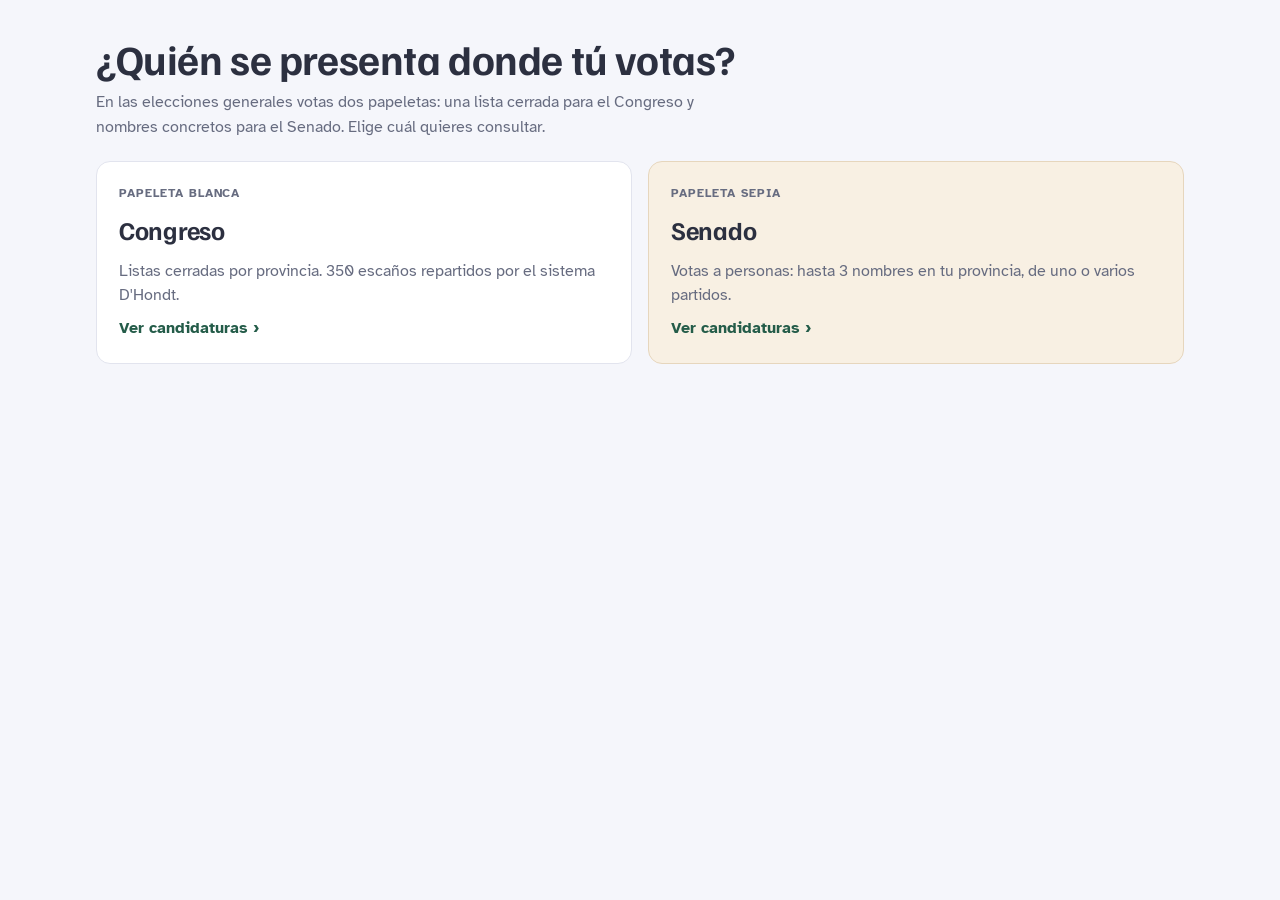
<file: index.html>
<!doctype html>
<html lang="es">
<head>
<meta charset="utf-8">
<meta name="viewport" content="width=device-width, initial-scale=1, viewport-fit=cover">
<title>Candidaturas a las generales</title>
<meta name="description" content="Quién se presenta al Congreso y al Senado en tu provincia, y cómo llega tu voto a sus candidatos.">
<link rel="preconnect" href="https://fonts.googleapis.com">
<link rel="stylesheet" href="https://fonts.googleapis.com/css2?family=Atkinson+Hyperlegible:wght@400;700&family=Familjen+Grotesk:wght@600;700&display=swap">
<link rel="stylesheet" href="comun/estilos.css">
<style>
  .elegir { display: grid; grid-template-columns: repeat(auto-fit, minmax(260px, 1fr)); gap: 16px; }
  .camara {
    display: grid; gap: 8px; padding: 22px; border-radius: var(--r); text-decoration: none; color: var(--ink);
    border: 1px solid var(--line); background: var(--surface); transition: transform .15s, border-color .15s;
  }
  .camara:hover { transform: translateY(-2px); border-color: var(--sel-line); }
  .camara.sen { background: var(--sepia); border-color: var(--sepia-line); }
  .camara h2 { font-size: 1.6rem; }
  .camara .ir { font-weight: 700; color: var(--sel-ink); }
  @media (prefers-reduced-motion: reduce) { .camara { transition: none; } .camara:hover { transform: none; } }
</style>
</head>
<body>
<div class="wrap">
  <header>
    <h1>¿Quién se presenta donde tú votas?</h1>
    <p class="lead">En las elecciones generales votas dos papeletas: una lista cerrada para el Congreso y nombres concretos para el Senado. Elige cuál quieres consultar.</p>
  </header>
  <nav class="elegir" aria-label="Cámara">
    <a class="camara" href="congreso/">
      <span class="label">Papeleta blanca</span>
      <h2>Congreso</h2>
      <p class="muted">Listas cerradas por provincia. 350 escaños repartidos por el sistema D'Hondt.</p>
      <span class="ir">Ver candidaturas ›</span>
    </a>
    <a class="camara sen" href="senado/">
      <span class="label">Papeleta sepia</span>
      <h2>Senado</h2>
      <p class="muted">Votas a personas: hasta 3 nombres en tu provincia, de uno o varios partidos.</p>
      <span class="ir">Ver candidaturas ›</span>
    </a>
  </nav>
</div>
<script>
  // Un enlace como /#sevilla (o /#andalucia, /#lanzarote) abre directamente esa provincia en la cámara elegida
  if (/^#[a-z-]+$/.test(location.hash))
    document.querySelectorAll(".camara").forEach(a => a.href = a.getAttribute("href") + location.hash);
</script>
</body>
</html>
</file>
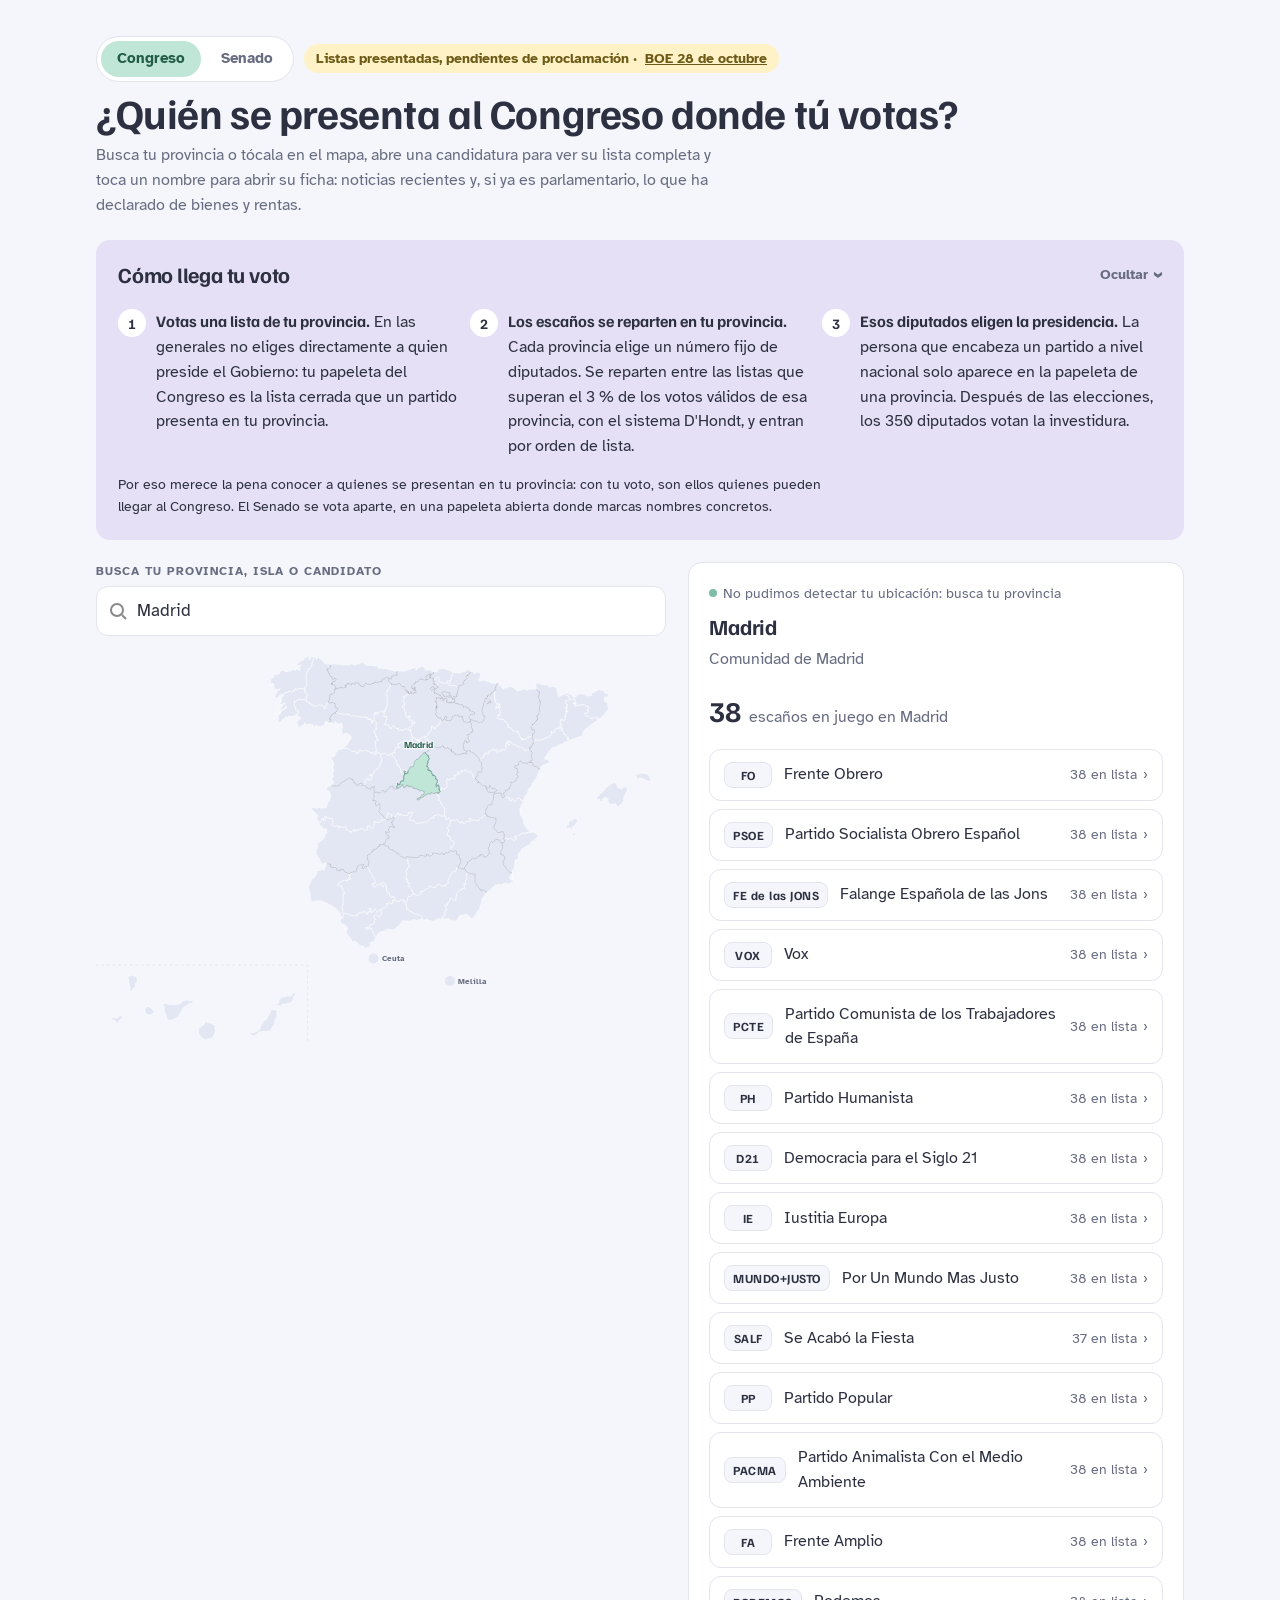
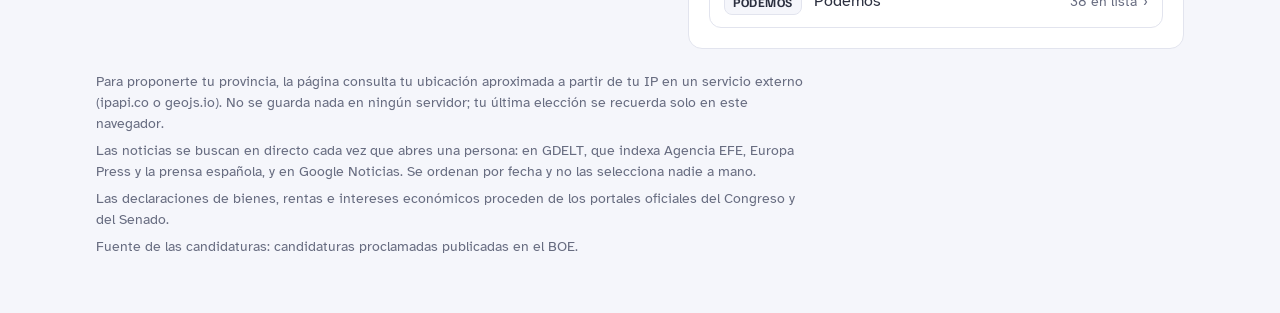
<file: congreso/index.html>
<!doctype html>
<html lang="es">
<head>
<meta charset="utf-8">
<meta name="viewport" content="width=device-width, initial-scale=1, viewport-fit=cover">
<title>Candidaturas al Congreso</title>
<meta name="description" content="Quién se presenta en tu provincia a las elecciones generales y cómo llega tu voto a sus candidatos.">
<link rel="preconnect" href="https://fonts.googleapis.com">
<link rel="stylesheet" href="https://fonts.googleapis.com/css2?family=Atkinson+Hyperlegible:wght@400;700&family=Familjen+Grotesk:wght@600;700&display=swap">
<link rel="stylesheet" href="../comun/estilos.css">
</head>
<body>
<div class="wrap">
  <header>
    <div class="top">
      <nav class="camaras" aria-label="Cámara">
        <a href="./" aria-current="page">Congreso</a>
        <a id="otra-camara" data-base="../senado/" href="../senado/">Senado</a>
      </nav>
      <p class="aviso" id="aviso" hidden>Datos de ejemplo · partidos y personas ficticios</p>
    </div>
    <h1>¿Quién se presenta al Congreso donde tú votas?</h1>
    <p class="lead">Busca tu provincia o tócala en el mapa, abre una candidatura para ver su lista completa y toca un nombre para abrir su ficha: noticias recientes y, si ya es parlamentario, lo que ha declarado de bienes y rentas.</p>
  </header>

  <details class="intro" id="intro" open>
    <summary><h2 id="t-intro">Cómo llega tu voto</h2><span class="intro-accion" aria-hidden="true"></span></summary>
    <div class="intro-cuerpo">
    <ol>
      <li><span class="paso">1</span><p><b>Votas una lista de tu provincia.</b> En las generales no eliges directamente a quien preside el Gobierno: tu papeleta del Congreso es la lista cerrada que un partido presenta en tu provincia.</p></li>
      <li><span class="paso">2</span><p><b>Los escaños se reparten en tu provincia.</b> Cada provincia elige un número fijo de diputados. Se reparten entre las listas que superan el 3&nbsp;% de los votos válidos de esa provincia, con el sistema D'Hondt, y entran por orden de lista.</p></li>
      <li><span class="paso">3</span><p><b>Esos diputados eligen la presidencia.</b> La persona que encabeza un partido a nivel nacional solo aparece en la papeleta de una provincia. Después de las elecciones, los 350 diputados votan la investidura.</p></li>
    </ol>
    <p class="nota">Por eso merece la pena conocer a quienes se presentan en tu provincia: con tu voto, son ellos quienes pueden llegar al Congreso. El Senado se vota aparte, en una papeleta abierta donde marcas nombres concretos.</p>
    </div>
  </details>

  <main>
    <div class="mapa-caja">
      <div class="buscador">
        <label for="buscar" class="label">Busca tu provincia, isla o candidato</label>
        <div class="caja-busca">
          <input id="buscar" type="search" role="combobox" aria-expanded="false" aria-controls="buscar-lista" aria-autocomplete="list" autocomplete="off" spellcheck="false" placeholder="Sevilla, Lanzarote, Galicia, un nombre…">
          <ul id="buscar-lista" role="listbox" aria-label="Resultados" hidden></ul>
        </div>
      </div>
      <svg class="mapa" viewBox="0 0 800 560" role="group" aria-label="Mapa de provincias">
<path class="marco" d="M-0.7,444.9L296.9,444.9L296.9,555.3"/>
<path class="pv" data-id="albacete" role="button" aria-pressed="false" aria-label="Albacete (Castilla-La Mancha)" tabindex="0" d="M497.8,283.8L498.5,283L497.6,281.6L498.1,279.3L497.6,278.8L499.2,279.2L500.1,278.8L501.4,277.4L502.2,275.1L502.5,272.9L499.9,270.3L498.5,270.5L497.7,269.2L497.7,267.9L497.1,265.3L495.9,264.8L495.5,263.9L494,264.1L493,263L492.3,263.1L492.1,261.6L493.4,260L493.9,257.9L494.8,257.9L494.8,254.9L493.8,253.5L493.2,252L494.6,249.7L495.6,248.7L496.5,246.8L497.8,244.8L496.9,242.1L500.4,241.7L501.9,240.8L502.7,240.8L504.9,241.5L506.3,240.5L507.5,241.8L512.2,246L512.7,245.3L513.1,243.6L514.3,243.2L515,244.2L515.7,246.2L517.4,245.1L518.4,244.1L520,243.6L520.5,243L524.4,243.7L525.3,243.5L524.2,241.6L524.3,240.9L523.2,238.8L525.3,238.7L526.3,239L526,239.7L527.5,241.2L527.7,242L529.9,241.3L531.9,241.2L533.6,242.1L536.8,242.2L537,241.1L537.8,239.9L538.8,239.7L539.5,239L542.7,237.3L545.1,235.3L547.1,234.3L547.9,233.9L547.9,235.1L548.3,234.7L549.3,235.2L549.7,237.1L550.6,236L552.2,237.3L553,237.2L554.3,238.3L554.9,237.8L556.5,238.4L556.8,238.1L558.9,238.9L559.4,238.3L560,238.9L561.1,238.9L561.4,239.3L561,240.7L561.2,243.3L560.6,246L559.3,247.5L558.9,249.6L558.3,250.1L558.4,251.2L558,251.7L558.2,253.3L559.8,254.3L562.8,257.8L563.5,259.1L565,259L568.8,258.3L569.4,257.6L571.1,257.8L571.3,259L572,260L572.8,260.4L572.4,262.4L573,264L572.7,264.7L573,266.1L571.6,266.7L573.3,270.2L573.9,270.7L572.1,273L569.5,273.2L568.7,273L565.6,270.5L565.3,269.2L562.5,268.4L559.9,269.5L558.6,271.3L556.3,273L555.2,271.6L553.7,272.5L552,274.7L552.2,275.4L552.1,278.3L550.7,279.4L550.3,281.1L551.3,283.8L551.7,287.6L551.6,289.3L549.1,291.3L548.5,292.2L547.3,293.1L544.1,293.3L543,292L543.3,290.8L542.3,290L541.7,290.4L540.6,289.8L539.4,289.9L539.6,290.7L538.5,290.5L539,291.2L537.8,291.5L537.3,292.5L536.3,292.5L534.5,294.3L530.9,295.6L530.2,295.5L529.3,294.7L528.1,294.5L527.1,295.7L526.8,296.7L525.6,298.2L523.1,299.1L521.5,300.3L520.9,302.5L520.3,303.2L519.5,305.4L517.2,307.6L516.7,308.8L516.6,310L515.3,310.2L513.1,309.8L512.7,309.3L510.7,308.8L509.6,308.1L508.8,308L507.6,307.3L509,305.7L509.2,304.9L509.8,304.5L511,302.6L511.8,301.7L511.4,299.9L511.8,299.2L511.7,298.2L512.1,297.4L511.7,296.4L510.1,296L509.9,295.6L510,293L509.4,291.9L509.7,290.5L507.6,290.1L506.9,290.3L506,289.8L505.7,288.7L506.1,287.3L505.7,286.5L506.1,285.7L504.7,284.6L503.9,284.6L501.6,285.6L499.2,284.9Z"><title>Albacete</title></path>
<path class="pv" data-id="alicante" role="button" aria-pressed="false" aria-label="Alicante (Comunitat Valenciana)" tabindex="0" d="M583.7,315.4L582.5,315.4L581.8,314.8L580.8,314.7L579.5,313.6L576.6,310.7L574.4,307.2L571.8,304L571,300.7L572.2,298.8L572.7,297.3L573.4,294.3L573.1,292.5L572.3,290.9L570.6,290.1L568.2,289.8L568,288.7L568,284.7L569.8,282.9L570.6,281.6L570,280.3L570.7,277.6L569.9,274.3L569.5,273.2L572.1,273L573.9,270.7L573.3,270.2L571.6,266.7L573,266.1L573.7,266.9L575.8,266.6L577.3,268.6L578.7,268.1L580.6,266.9L581.6,267.1L582.4,268.1L583.1,267.6L583.6,268.3L585,268.2L585.1,269.4L586.2,270.3L587.5,269.1L588.8,268.5L589.4,267.6L590.5,266.9L590.5,266.3L589.5,265.7L588,266.5L587.2,265.9L586.7,264.5L589.1,263.5L591.6,263.7L592.9,262.4L595.3,261.7L596.3,260.8L596.3,260.3L597.6,260L598,259L600.2,259.9L601.4,260.2L602.9,259.7L602.7,259.4L604.1,258.1L604.8,259.6L607.9,257.9L609.1,259.2L609.8,258.4L609.2,257.7L609.9,258.2L612.3,258.9L613,258.6L614.8,259L616.1,259.9L617,259.9L619.3,261.3L618.8,262.2L620,263.5L620.5,263.4L621.1,264.8L619.6,265.2L617.8,267.6L617,267.6L616.5,268.4L615.9,268.5L614.8,270.4L614,270.3L613.2,271.3L611.7,271.1L610.8,272L609.8,273.6L609.6,274.4L610.3,274.8L608.5,277.1L607.9,276.6L606.2,276.7L605.4,277.8L604.6,277.9L602.9,278.8L601.5,279.3L600.1,280.1L598.6,281.6L597.3,282.4L596.4,284.1L596.3,286.9L596.6,287.3L594.7,286.9L592.2,289.1L592,290.6L592.1,292.2L592.8,294.8L592.7,295.6L591.7,296.5L590.4,296.4L589.1,296.8L588.6,297.3L587.7,299.7L587.5,303.9L587.6,307.6L585.9,308.6L585.7,310.2L585.2,310.4L585.2,311.8L584.3,312L583.9,312.7Z"><title>Alicante</title></path>
<path class="pv" data-id="almeria" role="button" aria-pressed="false" aria-label="Almería (Andalucía)" tabindex="0" d="M485.9,379.8L485.3,377.9L487.3,376.6L488.1,375.8L489.4,375.3L490,374.6L489.3,372.8L488.1,371.6L489.7,370.3L490,368.8L491.4,368.4L491.9,367.6L491.7,365.8L490.9,365.6L490.1,363.4L489.4,360.1L490,360.1L490.5,361L491.3,361.2L493,360.9L493.2,359.1L493.7,357.6L495,357.1L495.8,355.6L495.9,353.5L497,350.9L498.1,350.9L499.2,351.7L499.8,351.7L500,352.4L500.8,353.6L501.9,353L503.1,353.7L505.1,354.2L505.1,353.3L504.7,352.2L504.7,350.3L505.2,349L505.1,347.3L505.7,347.1L505.4,344.7L507.3,342.9L508.1,342.3L508.5,341.5L510,340.3L511.1,339.3L512.4,339.3L513,338.8L513.1,337.9L513.9,337.8L516.2,337L517.2,337L517.2,335.7L516.7,334.8L516.6,333.3L515.5,331.2L516.7,331.7L518.7,331.5L519,330.8L518.5,330.1L518.2,327.6L519.9,323.2L518.8,321.5L519.3,320.3L519,318.8L519.2,317.4L520.1,317.6L520.8,316.7L522.5,315.6L524.1,317L525,316.4L526.2,316.2L527.2,317.4L529.2,317.2L530.6,317.6L531.6,317L532.5,317.6L531.7,319.1L531.7,320.3L531.4,322.7L532,325.2L531.5,325.7L531.5,328.2L533,330.8L534.1,331.8L534.2,332.5L537.8,337.4L539.2,339.5L540.9,340.5L540.6,339.6L543.8,339.8L547,341.9L548.6,343.2L547.8,344.2L547,344.2L546.3,345.2L545.6,347L543.5,349.5L542.9,350.8L542,351.4L541,354.7L540.8,357.4L540.3,358L540.2,360.2L539.1,362.1L539.2,363.2L538.3,364.7L538.6,366.8L537.9,367.6L537,367.4L536.2,368.2L535.7,369.6L534.9,369.6L534.2,370.5L534.5,372.9L533.5,373.1L531.9,375L531.8,376.5L530.1,377.3L529.3,379L528.2,379.1L526.5,379.8L523.7,376.4L521.8,374.6L520.7,373.9L518.8,373.6L517.1,374.4L516.1,375.4L513.9,374.1L512.8,374.8L510.2,375.4L508.7,377.7L507.9,380.3L506.6,381.8L504.5,382.8L502,383.1L500.3,382.1L499.3,381.8L498.3,382.4L497.7,382.3L495.9,380.2L494.9,379.6L494,379.5L492.4,380.3L490.4,379.9L488.3,380.1Z"><title>Almería</title></path>
<path class="pv" data-id="avila" role="button" aria-pressed="false" aria-label="Ávila (Castilla y León)" tabindex="0" d="M375.3,192.5L376.5,190.6L377.8,189.7L377.4,189.3L377.7,187.7L377.2,185.8L379.1,184.6L379.5,183.8L381.2,183.5L382.4,183L382.5,183.7L381.8,184.7L383,185.8L384.3,185.8L384.5,184L385.6,184.2L386.4,183.2L387,180.8L387.5,180.1L387.8,178.9L387.6,178.3L384.4,179.3L383.9,179.7L384.2,177.6L384.9,176.8L385,177.6L387,177.7L389.5,175.6L389.8,174.4L390.2,174.1L389.4,173.4L389.7,172.7L391.6,171.7L391.8,171.2L393.1,171L394.9,169.2L396.2,168.4L396.1,167.7L397.7,166.6L397.8,166L398.6,165L398.1,164.1L398.3,162.7L399.3,161.4L400.3,160.3L399.7,158.5L400.6,157.9L401.2,156L400.5,154.3L399,153.6L398.8,152.5L398.9,151L399.7,150.4L399.8,149L400.8,148.2L402.4,148.7L403.9,147.8L404.2,147.3L406,147.9L407.8,149.4L408.6,149.8L410.1,150.9L411.5,150.7L412.1,149.1L413.1,148.3L415.6,148.1L415.5,149.4L416.2,151.2L415.9,152.1L416.4,153.1L417.3,153.2L418.9,154.3L419.3,154.9L420.2,157.3L421.8,158L422.1,158.9L422.1,161.7L423,162.4L423.2,163.2L422.5,163.4L422.1,164.2L422.6,164.8L424.5,164.4L425.5,166.2L425.5,167.3L426.3,168.5L427.2,169.2L427.1,170.5L427.7,173.7L427.8,174.8L431.1,174.6L431.7,174L432.9,173.8L434.2,173.8L434.2,173.3L433.4,172.5L434.3,171.9L436.9,171.5L438,171.7L437.5,172.3L437.7,173.7L437.5,174.9L438,175.2L435.9,176.2L434,176.3L433.6,175L432.9,175.1L432.9,176.2L433.3,176.3L433,178.4L431.5,179.2L431.7,180.1L431.7,184.4L431,185.1L431.4,186.6L428.1,186.6L427,187.7L427.1,189.6L426.2,190.2L426.5,191.3L424.5,191.5L423.6,190L422.8,190.2L423.5,192.7L421.9,194.5L422.4,195.7L422.1,196.6L421.6,196.7L420.1,197.6L419.2,197.7L417.3,197.1L417.3,195L416.7,194.6L416.8,193.3L415.5,193.9L415,193.7L414.3,194.4L412.6,193.7L412,194.7L412.5,195.8L411.2,197.2L409.8,197.7L407.7,199.2L408,200.1L407.7,201L406.4,201.3L405.9,201.7L404.5,202.3L404,199.8L402.1,200.2L400.7,201.5L399,203.3L396.7,203.8L396.3,202.6L394,202.2L392,202.5L391.2,202L390,199.5L390.2,198.7L389.9,196.8L390.4,196.3L391,194.3L388.8,194.9L387.6,194.8L387.1,195.8L386,196.3L385.9,197.2L383.5,197.8L380.9,196.6L380.3,196.7L379.8,195L378.8,194.9L378.5,193.8L377.1,192.7Z"><title>Ávila</title></path>
<path class="pv" data-id="badajoz" role="button" aria-pressed="false" aria-label="Badajoz (Extremadura)" tabindex="0" d="M323.8,301.5L323.6,300.9L322.8,301L322.1,301.8L321.7,301.3L320.5,301.9L319.7,302.7L318.5,302.5L317.2,303.3L316.8,302.9L315,299.5L315,298.3L314.5,297.5L313.7,296.9L312.7,294.7L310.1,291.2L309.3,289.4L308.2,288.6L309.1,286.7L308.2,286.7L308.5,284.6L309,283.9L309,283L310.7,280.8L311,279.5L311.6,278.9L310.5,278.2L310.8,274.8L311.2,273.6L313.6,272.3L313.9,271.5L315.4,270.7L316,269.7L316.9,268.9L318,269L319.3,267L320,266.8L320.9,265.8L320.1,264.2L321.2,263.3L321.4,262.7L322.9,260.7L324.5,258.2L323.8,257.4L324.2,256.6L323.4,254.8L321.5,253.2L320.5,253L318.3,254L316.7,253.4L317,251.2L317.4,250.4L316.1,249.6L314.5,249.2L312.9,248L312.8,245.6L313.5,244.3L314.6,245L316.8,242.1L315.8,241.6L316.6,240.1L318.1,239L318.9,238.8L320.2,239.1L320.5,239.6L319.8,240.7L319.1,240.3L318.9,240.9L319.7,241.6L319.9,242.8L321,242.3L321.9,240.8L321.8,239.9L322.8,238.9L321.6,238.4L320.5,237.4L321.3,236.2L323.5,236.9L323.4,237.2L325.7,238.4L328.3,239.4L329,239.1L331.2,239.1L331.6,240.3L331.4,241.5L332.4,242.3L333.3,242.5L332.8,245.1L332,245.7L331,247L331.1,248L332.3,249.8L333,249.4L335.8,250.5L336.8,249.3L337.8,249.4L340.1,250.4L340.2,251.5L341.7,251.8L341.6,250.4L343.6,251.1L345.8,250.8L346.8,251.4L348.2,251.6L349.7,250.4L350.7,250.4L351,252L350.8,254.4L351.6,255.1L354.1,255.6L355.3,257.3L356.7,257.3L357.3,257.6L357.8,258.7L360,255.9L363,253.6L363,255.1L363.3,257.5L364.4,256.8L366.1,254.8L366.7,255L366.8,256.2L368.9,255.1L370.5,254.8L371.2,254.3L371.5,253L373.2,253.4L374.6,254.4L376.4,256.3L377.1,256.4L378.2,255.3L379.9,255.4L380.8,254.5L380,253.9L381.1,252.8L379.6,250.8L382.2,249.4L383.1,250.6L383.7,249.6L384.5,251.1L385.7,252.3L387.1,252.2L387.8,252.5L389,251.6L389.7,249.5L390.5,248.1L390.2,246.9L390.9,243.2L392.4,243.9L393.2,243.9L394.7,244.8L398.6,243.9L399.9,242.7L400.2,241.4L400.1,240.3L401.1,240.2L402.5,241.6L403.9,241.4L404.4,240.8L405,241.3L406,240.6L405.9,240L406.7,240L407.1,240L408.4,240.8L410,241.4L412.7,239.8L414.2,239.6L414.7,238.9L417.5,237.1L418.2,238.4L416.5,242.5L416.7,243.5L414.5,243.9L415.7,247.3L416.5,247.9L416.6,249.7L418.5,251L419.2,252.1L418,251.8L416.5,250.9L415.3,250.6L414,250.8L412.5,250.3L411.7,252L410.8,252.8L410.6,254.3L409.9,255.8L410.5,256.7L411.9,257.5L411.6,258.4L411,258.4L410.5,259.2L409.5,259L407.4,257.8L406.2,257.8L407.4,262.1L408.1,263.1L408.6,262.8L409.8,263.6L410.9,263.7L411.4,264.5L411,267.2L410.2,266.8L408.3,266.8L407.1,268.5L406.6,269.9L406.3,272L405.9,273.5L405.1,274.6L402.8,275.2L400.6,276.3L399.8,275.9L397.7,276.1L397.1,275.7L397.8,278L397.1,278.1L397.1,278.9L396.1,278.5L396,279.2L394.9,279.8L394.2,280.7L392.6,281.5L391.9,282.3L392,283.2L389.2,282.9L388.5,284L388.8,285.1L387.8,285L387.6,286.2L384.8,288.1L384.5,289.3L383.1,289.2L381,290.8L380.4,292.5L380.3,293.3L381.4,294.4L380.7,296.4L381.5,297L382.1,299.1L382.7,299.9L382.9,302.9L382.1,303.2L382.2,305L381.3,306L380.6,305.9L380.2,306.9L378.1,306.6L375.5,309.4L373.9,309.2L373.6,307.1L374.7,306.7L375.6,305.8L375.1,305.1L375.9,304.2L374.2,303.3L373.1,304.2L371.9,303.9L370.1,304.7L369.6,304.5L367.9,305.5L367.7,306.7L366.4,307.2L365.7,309.1L366.5,310.1L366.1,311.1L365.4,311.2L365.5,312L364.6,314L362.9,313.8L362.3,314.2L361.3,313.8L358.6,314.6L357.6,314.6L355,316.7L354.3,315.8L352.7,315.7L352,315L349.8,314.6L348.8,313.5L347.7,312.8L347.2,310.8L346.3,310.7L345.3,310.2L343.6,310.3L344,310.8L342.7,311.9L343,312.7L341.9,312.7L341.8,312.2L339.6,311.7L338.6,312.1L337.9,311.7L338.2,310.3L336.5,307.9L334.9,308.1L332.1,307.6L331.3,308.1L330.4,307.6L330.4,306.9L328.7,306.8L328.4,306.4L329.2,305.1L329.5,303.3L328.2,303.6L326.8,303.2L325,301.9Z"><title>Badajoz</title></path>
<path class="pv" data-id="baleares" role="button" aria-pressed="false" aria-label="Illes Balears (Illes Balears)" tabindex="0" d="M670.2,257.4L669.5,256.9L669.6,256.3ZM668.6,251.4L668.4,252.3L668.7,254.5L667.8,254.1L667.4,254.7L666.7,253.2L665.9,252.7L664.4,253.2L664,252.7L662.7,252.8L662,254L660.4,252L661.1,249.6L660.2,248.8L660.8,248.2L662.1,248L663.8,247.6L662.8,246.3L662.9,244.9L663.6,243.8L665.4,242L666.1,242.6L666.4,241.7L667.7,241.5L668,240.7L668.6,241.2L669,240.3L670.8,240L671.1,239.3L672.1,238.9L673.3,240L674.6,239.7L675.5,240.6L674.8,240.9L675.1,242L676.1,242.7L674.9,244L674.9,245.4L673.7,245.4L673,246.1L673.1,247.9L672.3,248L672.2,248.7L671.1,249.9L669.6,249.9L669.6,250.7L668.9,250.7ZM669.2,264.6L668.6,261.9L668.8,261.9L668.3,260.6L669,259.9L669.9,260.2L670.4,258.2L671.1,259.5L672.1,260.1L673.1,261.6L674.8,262.3L676,261.1L676.9,261.8L676.7,263.2L674.7,263.3L672.5,262.1L671.1,262.1L670.7,263.1ZM700.4,211.2L700.5,210.7L701.5,209.7L701,210.9ZM712.4,210.9L712.1,211.7L710.9,211.9L710.1,212.8L710.3,214.3L710,216L709.1,216L707,213.9L707.3,213.1L706.6,212.3L705.3,213.1L705.4,212.5L704.7,212.5L704.1,213.5L703,211.8L702.1,211.4L702.4,210.7L701.9,210.2L702.2,209.2L703.3,208.7L704.6,207.3L706.2,206.2L707.4,204.4L708.6,203.3L709.6,203.2L710.6,202.2L711.9,200.3L712.3,199.4L713.4,198.7L713.5,197.8L714.2,197.4L714.6,196.6L716.1,195.3L716.4,195.5L717.4,194.7L717.2,194.1L718.5,193.9L720.3,192.5L721,192.2L722.1,190.9L723.3,190.5L723.8,189.6L725.3,190L726.7,188.3L728.1,188.3L727.9,188.8L730.4,188L731.3,186.7L732,186.3L732.7,186.6L733.9,185.9L733.6,186.9L732.8,187.2L731.8,188.2L730.9,188.2L730.1,189.4L729.4,189.2L729.1,190.4L729.7,191.5L730.6,191.8L731.4,191.1L731.8,191.3L733.6,189.5L734,189.7L733.4,190.7L733.9,191.4L733.4,192.4L731.1,193.1L731.4,194.6L733,196.3L735.5,197.3L737.3,197.7L739.9,195.8L740.1,194.4L740.5,194.1L742,195L743,195L744.3,195.8L745.3,195.6L745.3,196.9L746.2,196.8L745.6,197.7L745.9,200.4L745.3,200.5L745.3,201.7L744.2,201.6L743.7,202.7L743.6,204.2L744.4,204.7L743.5,204.9L743.2,206.3L742.2,206.9L740.7,209.4L740.4,211.1L740.6,213.9L739.9,214.8L739.8,215.5L738.9,217.2L738.4,216.9L737.7,218.6L737.1,219.1L736.1,219.1L735.1,220.2L733.5,222.7L732.7,223L732.2,222.3L731.2,221.7L730.5,220.7L729.6,220.8L729.8,219.7L728.5,218.7L727.1,218.6L726.3,219.2L725.1,218.8L723.6,219L723.1,219.6L722,219.2L721.4,219.5L719.6,218L719,216.9L719.2,215.9L717.9,214L718.8,212.3L717.6,211L715.9,210.1L713.6,209.6L713.5,210.8ZM729.5,231L728,230.2L728.4,229.5L729.4,229.7L729.2,229L730.5,229L729.8,229.7L730,230.8ZM772.2,185.5L769.7,184.7L768.7,184L766.2,182.9L765.9,183.1L763.6,182.5L761.3,183.7L758.3,184.2L758.2,182.7L758.6,182.2L757.9,180.4L756.6,180.3L756.4,179.4L757,178.7L757.3,177.6L758.5,177.1L759.5,177.1L760.2,176.6L760.8,177.1L761.1,176.6L762.6,176.1L763,176.5L765.1,175.9L765.5,175.5L766.3,176L767.6,175L768.5,176.1L769.5,174.9L769.3,176.3L770,176.5L769.6,174.7L770.8,175L770.7,175.8L771.8,176.8L771.9,176.1L773.5,177.8L774.5,177.4L775,177.6L775.2,179.3L776.4,180.1L776.3,180.7L776.8,181.8L777.7,182.4L778.1,183.3L777.4,183.3L778.1,184L778.2,184.9L778,186.3L777.2,187.2L775.8,187L773.4,186.2Z"><title>Illes Balears</title></path>
<path class="pv" data-id="barcelona" role="button" aria-pressed="false" aria-label="Barcelona (Cataluña)" tabindex="0" d="M663.9,130.4L664.1,129.7L663.4,128.3L662.8,129L661.1,128.5L660.5,127.3L662.4,127.5L662.7,126.7L662.6,125.3L661.6,125.9L661,125.3L661.3,124.8L660.3,124.4L659.6,123.1L660,122.4L659.8,121.8L659.1,121.9L658.5,121.1L657.5,120.7L656.1,121.5L656.6,120.5L655.5,118.3L656.1,117.2L655.4,116.1L654.6,116.2L654,115.7L652.6,115.4L652.3,114.3L654.2,113.7L654,112.8L653.4,112.7L654.2,112L652.8,111.5L651.8,111.9L652.3,111.1L650.4,110.1L651.5,108.8L653.6,108.5L651.6,106.2L651.3,105.2L650.7,105.2L651.9,103.5L651.2,103.2L651.8,100.2L653.5,100L653.5,101.6L654.2,101L654,100.5L654.8,100.5L655,101.2L656.6,101.9L656.6,101.2L657.6,100.5L658.3,100.7L658.5,100L657.9,99.3L658.7,98.5L658.6,97.6L659.3,97.1L658.6,95.3L658,95.2L657.4,95.8L656.7,95.6L657.8,94.2L658.4,94L659.2,92.7L659.4,91.9L659.1,90.5L660.1,89.8L660.5,90.5L661.7,89.6L661.6,88.7L660.9,88.1L660.5,89.1L659.2,89.4L659.1,88.3L659.6,88.4L660.9,87.3L660.5,86.5L659.7,86.7L660.2,84.4L661.1,84.4L661.3,83.5L660.6,83.4L660.7,82.7L660.1,81.9L660.6,80.8L661.5,80.3L661.3,78.9L660.1,79.1L659,78.3L659.1,77.5L659.8,76.6L658.9,75.5L658.9,74.7L658.3,74.3L662.1,73.5L664.5,72.5L665.8,72L666.7,71.4L668.4,71.5L669.9,72.3L671.1,71.4L673.2,72.4L672.3,73.5L671.8,74.4L672.1,76.2L672.9,76.1L673.5,77.2L673.5,78.2L672.7,78.1L672.4,78.7L671.5,79.1L671.1,78.6L671.2,77.5L669.8,77.4L670,78.4L670.9,78.1L671.6,79.7L672.4,79.5L673.9,80.2L675,79.6L675.5,80.6L676.5,81.1L677,80L678.6,79.6L679.4,80L679.6,79.2L680.7,79.2L681.9,78.8L682.9,79.1L683.2,80.2L684.8,79.5L685.5,79.5L686.1,80.2L686.9,80.2L686.8,81.1L688.2,82.2L689.3,81.1L690,81.1L690.9,82L690.3,82.4L691.4,83.2L691.1,83.9L691.4,84.8L690.2,85.4L691.1,85.8L690.6,86.6L689.8,86.9L689.2,86.6L689.6,88.3L690.3,88L691.1,88.6L690.9,89.9L690,91L688.6,90.7L687.8,92.1L686,91.4L685.5,92.2L685.8,93.2L686.6,94L687.2,95.5L688.2,95.3L689.1,95.5L690.3,95.3L691.2,96.2L692.5,96.9L693.6,97.1L693.7,97.7L694.4,98.1L694.7,99L697.2,98.3L698.5,97.8L698.6,97.3L699.5,97L700,97.3L701.7,96.9L702.5,97.2L703.7,97L703.5,97.6L703.9,98.8L703.5,100L704.4,101.4L702.3,102.8L696.2,106.4L694.3,107.8L693.4,108.3L691.2,110.5L690.3,111.4L687.3,112.9L686.2,113.8L685.5,115.1L684.9,116.7L684,117.9L683.7,119.1L683.2,119L682.8,121.7L682.4,122.6L679.9,124.1L678,125L674.6,125.5L672.2,126.9L671.7,127.3L670.2,127.4L669.2,128.2L666.9,128.9L664.9,130.1ZM662.4,94L662.4,94L662.4,94ZM663,124.3L663,124.3L663,124.3ZM672.4,81.7L672.8,80.8L671.7,81L672,81.9ZM660,83.6L660,83.6L660,83.6ZM658.2,83.3L660,83.1L660.1,83.5Z"><title>Barcelona</title></path>
<path class="pv" data-id="burgos" role="button" aria-pressed="false" aria-label="Burgos (Castilla y León)" tabindex="0" d="M444.2,125.2L443.3,123.4L442.4,123.6L442.5,120.7L442.4,119.5L441.8,118.6L440.7,117.9L441.2,117.1L441.4,115.7L441.7,115.7L441.8,114.5L439.8,112.5L440.2,111.5L439.8,110.4L440.8,110.1L441.8,110.3L443.9,108.8L443.9,107.2L445,107L445.6,105.9L447.2,105.8L447.3,103.7L446.5,103.8L444.8,104.6L443.4,105.7L441.9,106.1L442,104.9L442.5,103.7L443.3,103.4L444.2,102L443.7,101.1L441.3,101.1L441.2,101.7L440,101.9L439,100.6L439.1,99.3L440.1,99.5L440.8,98.5L439,98.1L438.4,97.1L437.5,97.6L437.1,97L435.8,97.3L435.1,96.9L435.1,95.9L435.7,95.3L435.6,94.4L434.7,93.2L434,93L434.2,92L434,90.6L433.6,90L433.2,87.9L432.8,87.9L432.5,86.2L432.7,85.7L432.1,85.1L432.4,84L431.6,83.8L430.5,84.3L430.1,83.7L430,81.7L430.6,80.2L432.4,80.5L433.4,80.3L433.2,79.2L433.3,78.4L432.3,77.1L432.1,75.8L431.2,75.4L431.1,74.5L431.8,74L431.5,72.7L432.2,72.1L432.4,71.3L432,70.7L432.1,69.2L431.4,68.3L432.4,67.6L432.8,68.4L434.2,67.5L435.4,65.9L437,65L437.7,65.1L437.7,65.9L438.3,66L439.3,64.6L440.7,64.3L442.3,64.4L442.4,64.1L443.2,64.7L444.4,64.5L445,63.8L445.8,64.1L445.7,63.2L446.3,62.2L447.5,63.2L449,62.5L449.2,60.6L448.5,59.7L448.9,58.9L447.4,57.9L447,58.6L447.3,59.5L446.9,59.9L445.6,59.5L446.3,58L446,57.1L447.2,57.4L447.8,56.3L448.3,56.4L448.6,55.8L447.2,54.5L446.4,54.8L446.4,56.1L445.1,56.6L445,57.2L443.2,56.8L442.6,55.8L443.4,53.1L444.3,51.9L445.6,51.4L446.3,50L447.8,50.1L448.4,48.9L447.8,47.8L449.2,47.7L450,48.1L451.2,47.7L451.2,46.9L452.2,46.8L453.1,46L453.9,45.1L454.1,44.2L455.1,42.8L456.5,43.4L456.9,44.3L457.5,44.1L459.1,44.4L460.4,44.9L463.8,45L465.5,44L466.3,43.8L466.6,43.2L467.7,42.9L468.9,41.7L469.8,41.4L471,42.8L471.5,42.4L472.4,42.9L473,42.4L473.8,42.6L474,43.3L473.3,43.6L473.3,44.2L472.6,45.4L474.4,46.5L473.6,47.7L474.2,48L474.2,50L473.2,50L472.9,50.4L474.2,51.1L476.3,51.4L476.7,50.9L478.2,52.2L478,52.7L479.1,53.7L479.9,53.7L480.4,54.4L479.3,55.3L479.1,56L476.4,56.6L475.8,56L475.1,56.4L474.1,55.6L474.3,54.8L473,54.4L471.3,54.2L470.4,56.1L469.4,56.6L469.2,58L471,59.9L472,59.5L472.7,58.2L473.4,58.8L474.2,58.6L475.1,57L475.9,57.6L475.6,58.5L474,61.5L475.1,62.3L474.9,63.5L474.5,63.9L475.7,63.7L476.3,63.3L477.7,63.7L478.3,63.4L478.6,64.7L479.4,64.6L479.9,65.5L480.6,65.6L480.9,66.5L481.8,66.1L482.8,66.1L482.8,66.6L483.8,66.9L484.2,67.6L484.1,68.8L485.6,69.6L484.7,70.6L483.9,70.3L483.2,70.6L482.7,70L481.4,69.7L481,69.9L480.1,69.6L479.6,70.2L478.7,69.8L477.1,69.8L477.1,70.5L477.7,70.8L478,71.7L477.8,72.5L476.4,74.3L475.3,75L476.4,75.6L477.1,75.1L477.8,75.6L477.5,77L477,77.5L477.8,78.2L478.8,79.8L478.3,80.8L478.2,81.9L478.7,83.5L478.3,83.5L477.6,82.3L477.7,81.4L476.8,81.3L477,82L476.7,82.9L477.5,82.9L478.4,84.1L478.2,84.5L476.6,84.7L476.6,85.4L477.2,86L476.8,86.6L477.5,88.7L477.2,89.3L477.6,90.1L477.1,90.9L477.1,91.9L476.2,92.5L476.7,93.6L477.7,94.6L477.9,95.8L478.7,95.9L480,98.3L482.7,98.2L483.8,98L484.6,100.6L484.7,101.3L484,101.6L482.8,104.3L483.1,105.1L482.7,106.3L481.6,106.1L481.2,107.1L481,108.5L479.4,108.4L478.1,109.2L478,109.8L476.5,112.2L475.2,113.6L474.5,113.1L474.2,111.7L472.7,111.2L472.3,110L471,109.8L470.6,111.2L470.9,112.2L470.8,113.9L471.2,115L470,115.5L469.4,116.4L468.2,116.7L468.1,117.5L468.2,118.9L466.8,119.1L466.3,119.9L466,121.3L465.5,121.4L465.3,122.7L464.4,124.5L463.5,124.1L462.5,124.1L461.7,123.3L460.9,124.2L461.2,125.1L460.3,125L460,125.8L458.3,125.2L456.2,126.1L455.4,127.6L454.1,128.4L453.9,130.9L454.1,131.5L452.6,131.5L452.4,128.3L452.6,127.4L451.1,128.7L451.8,130.1L450.4,130.4L448.8,127.9L447.9,127.8L447.6,126.8L446.4,126L445.7,125.9L444.8,125.1ZM441.6,98.5L441.6,98.5L441.6,98.5ZM439.3,96.5L440.7,96.7L440,95.1L438.7,95.6L438.7,96.4ZM432.6,65.8L432.6,65.8L432.6,65.8ZM482.9,71L483.2,71.7L482.7,72ZM480.5,71.1L480.5,71.1L480.5,71.1ZM485.2,64.2L485.6,64L485.5,63L486.2,61.5L486.5,62.1L487.8,61.6L490.1,61.5L491.5,62.2L492.1,62.1L493.8,62.8L494.9,62.5L495.6,63.5L496.6,62.8L496.2,64.8L494.9,66.3L495.4,66.6L496.1,67.6L497.3,67.6L497.6,66.6L498.2,66.8L498.5,68.7L497.3,69.2L495.9,68.5L494,68.8L493.3,67.7L491.6,67.5L490.8,68.2L489,68.1L488.3,66.4L486.8,66L486.6,65.4Z"><title>Burgos</title></path>
<path class="pv" data-id="caceres" role="button" aria-pressed="false" aria-label="Cáceres (Extremadura)" tabindex="0" d="M313.5,244.3L311.9,242.9L312,242.6L310.4,240.8L310.4,239.4L310,238.5L311,236.9L310.7,236.2L311.4,234.8L310.3,233.8L309.4,233.6L309.1,233L307.9,232.8L307.5,232.2L307.6,230.7L306.1,230.6L305.3,229.7L304.6,228.1L303.3,227.4L303,225.9L302.3,225L302.1,223.3L305.3,223.7L307.5,224.6L308.5,224.4L310.2,225L312.1,224.1L313.5,223.8L317.5,224.7L318.5,224.2L321.5,224.5L323.1,224L323.5,222.4L324.3,221L324.1,220.3L324.9,218.7L324.5,216.7L325.2,216L325.7,216L326.6,215.2L326.7,214.6L327.9,213.6L328.2,212L327.9,211L328.8,210L328.9,207.8L329.4,207.1L329.1,204.7L328.7,203.7L327.7,203.3L327.7,202.2L326.9,200.9L324.5,200.4L323.7,199.1L324,197.4L323.5,197L324.3,194.9L325.6,194.1L326.3,194.3L326.7,193.3L328.5,193.5L330.1,193L330.3,192.7L331.3,193.8L332.7,194.2L333.6,193.9L334.5,194.1L336.1,193L337.1,194.4L337.9,193.3L341.3,193.1L342.6,192L342.3,190.8L342.5,190L343.5,189.1L346.4,187.9L347.4,187.8L348.2,186.5L349.9,186.5L350.4,185.3L351.7,184L353.2,183.9L354.9,182.9L355.4,182.2L357,182.3L357.9,183.4L358.8,183.7L359,184.8L360.2,184.5L359.8,185.6L362.2,186.9L361.4,188L361.4,188.8L361,189L362.7,189.8L364.2,189.9L364,190.9L364.6,191.7L367.3,193L367.9,193.1L368.7,192.4L369,191.1L370.8,190.1L370.9,190.7L372.2,189.5L373,189.5L373.5,191.5L372.7,192.3L373,192.9L374.2,193.2L375.3,192.5L377.1,192.7L378.5,193.8L378.8,194.9L379.8,195L380.3,196.7L380.9,196.6L383.5,197.8L385.9,197.2L386,196.3L387.1,195.8L387.6,194.8L388.8,194.9L391,194.3L390.4,196.3L389.9,196.8L390.2,198.7L390,199.5L391.2,202L390,202.8L389.7,205L390.2,207.4L390,209L388.8,212.4L388.3,214.5L389.8,213.9L391.6,213.8L392.9,214.7L393.3,215.6L392.3,216.7L391.9,218.8L392.2,220.7L394.5,221.1L394.8,220.4L396.4,218.8L397.9,218.7L398.3,220.7L397.7,221.3L399.1,223.1L398.6,224.1L398.2,226.9L396.4,229.2L396.5,229.6L398.8,231.8L399.7,233.3L401.4,235L402.4,235L404.4,237.9L406.7,240L405.9,240L406,240.6L405,241.3L404.4,240.8L403.9,241.4L402.5,241.6L401.1,240.2L400.1,240.3L400.2,241.4L399.9,242.7L398.6,243.9L394.7,244.8L393.2,243.9L392.4,243.9L390.9,243.2L390.2,246.9L390.5,248.1L389.7,249.5L389,251.6L387.8,252.5L387.1,252.2L385.7,252.3L384.5,251.1L383.7,249.6L383.1,250.6L382.2,249.4L379.6,250.8L381.1,252.8L380,253.9L380.8,254.5L379.9,255.4L378.2,255.3L377.1,256.4L376.4,256.3L374.6,254.4L373.2,253.4L371.5,253L371.2,254.3L370.5,254.8L368.9,255.1L366.8,256.2L366.7,255L366.1,254.8L364.4,256.8L363.3,257.5L363,255.1L363,253.6L360,255.9L357.8,258.7L357.3,257.6L356.7,257.3L355.3,257.3L354.1,255.6L351.6,255.1L350.8,254.4L351,252L350.7,250.4L349.7,250.4L348.2,251.6L346.8,251.4L345.8,250.8L343.6,251.1L341.6,250.4L341.7,251.8L340.2,251.5L340.1,250.4L337.8,249.4L336.8,249.3L335.8,250.5L333,249.4L332.3,249.8L331.1,248L331,247L332,245.7L332.8,245.1L333.3,242.5L332.4,242.3L331.4,241.5L331.6,240.3L331.2,239.1L329,239.1L328.3,239.4L325.7,238.4L323.4,237.2L323.5,236.9L321.3,236.2L320.5,237.4L321.6,238.4L322.8,238.9L321.8,239.9L321.9,240.8L321,242.3L319.9,242.8L319.7,241.6L318.9,240.9L319.1,240.3L319.8,240.7L320.5,239.6L320.2,239.1L318.9,238.8L318.1,239L316.6,240.1L315.8,241.6L316.8,242.1L314.6,245Z"><title>Cáceres</title></path>
<path class="pv" data-id="cadiz" role="button" aria-pressed="false" aria-label="Cádiz (Andalucía)" tabindex="0" d="M345.6,378.4L346.4,378L346.3,374.6L346.6,373.1L347.2,372.6L349.5,372L350.4,372.8L351.5,372.7L354.7,373.4L356.9,375L362.6,375.9L363.1,375.4L364.7,375.4L366.2,376L366.1,375.5L366.9,373.1L368.2,372.1L369.9,371.6L371.8,371.6L373.8,371.9L374.7,371.1L374.8,369.9L376.1,368.9L376.7,370L377.7,370.1L378.1,370.8L378.6,370.3L379.4,370.5L379.5,372.3L381.6,373.4L381,371.9L382,371.1L382.6,369.9L384,369.2L384.5,368.1L383.4,367.1L382.8,365.8L384.9,365.4L386.1,364.9L386.6,367L386,368.2L385.3,368.6L385.2,369.8L385.8,371.2L386.9,370.9L387,370.1L387.8,369.2L389.8,367.9L390.2,367.1L391.7,365.7L391.7,366.7L392.9,368.3L394.6,371L395.8,369.8L397.7,368.8L398.6,367.6L399.8,368.4L400.6,369.5L400,369.9L401,372.9L400.2,373.3L399.9,374.6L398.9,376.5L397.4,377.3L395.1,376.3L394.7,375.3L393.2,374.5L393.1,374L391.7,374.8L390.4,376.5L390,377.5L390.9,379.2L392.1,379.9L390.6,382.7L390.7,385.4L388,387.7L385.7,388.6L384.9,388.3L384.6,390L383.4,390.9L382.8,392.1L381.3,393.3L381.1,392.6L378.6,391.9L378.1,392.3L378.2,394L379.8,394L380.4,394.5L381.9,394.8L383.3,392.8L386,392.9L386.6,393.6L386.8,395L387.5,396.4L389.2,398.4L390.1,400.5L390.1,401.8L390.7,403.2L390.7,404.3L392.6,403.6L393.6,405L393,405.6L391.7,408.6L390.9,409.6L390,412.1L389.8,413.6L389.2,413.7L388.3,413.1L387.8,412.2L386,412.3L385.3,413.3L385.4,415L386.2,414.7L386.2,415.4L385.3,415.3L385.8,415.9L385.3,417.1L386,417.4L385.8,418.1L384.3,419.2L383.3,419L382,419.9L379.4,421.1L378,421.3L376.1,419L374.2,418.2L373.4,418.6L371.7,417.9L370.3,417L369.7,417.5L368.5,416.1L367.4,414.4L366.3,413.2L364.6,411.6L363.3,411.5L361.4,411.9L360.3,411.5L359.3,411.7L357.4,408.3L357.1,407.1L356,405.6L354.7,405.4L353,401.4L351.5,400.1L350.8,397.5L348.7,393.3L347.9,392.2L349,392.5L349.9,394.2L349.6,394.8L350,395.9L351.2,396.3L351.8,395.2L352.7,395L353.6,393.8L353.6,393.1L352.4,392.7L352,393.8L351,394L350,393.1L350.9,392.9L351.5,390.5L350.8,389.6L349.7,389.8L349.1,388.5L348.2,387.7L346.5,387.3L345.8,387.8L344.2,386.8L344.2,386L342.2,382.1L342.2,381.1L343.3,380.6L345.7,378.7Z"><title>Cádiz</title></path>
<path class="pv" data-id="castellon" role="button" aria-pressed="false" aria-label="Castellón (Comunitat Valenciana)" tabindex="0" d="M574,208L572.6,206.7L571.8,204.7L572.2,203L573.8,202.3L574.7,201.2L574.8,199.6L576.5,199.5L577.1,199L578.6,198.7L579.3,197.8L580.2,197.3L580.6,197.5L579.9,195.9L580.7,194.5L581.5,194.2L582,192.9L581.8,191.6L582.2,191.1L582.7,187.9L583.4,188.5L584.7,188.9L585.7,188.2L586.4,188.4L589,186.7L589,186L588.2,185L589.5,183.8L591.4,181.5L592.5,181L592.2,179.8L591.4,178.8L590.3,178.1L589.7,177.2L590.1,176.4L592.4,175.4L592.2,174.2L591.1,172.9L591.5,171.8L591.1,170.9L591,168.2L590,168.8L587.6,167.9L587.8,166.4L587.3,166L588.2,165.1L589.4,164.8L589.9,165.7L592.4,164L593,164L592.7,162.6L593.1,160.7L594.2,159.1L596.1,158.7L596.1,159.3L596.9,160.3L599.5,161.5L600.9,161.6L601.2,161.2L602.7,161.2L603.3,161.8L603.3,162.8L604,163L605,161.7L606.6,160.8L607.8,161.2L608.8,160.4L609.9,160.7L610.9,160.2L611.6,161.7L612.5,161.4L613.8,162.3L613,163.9L612.9,164.6L613.5,165.3L615,166L616.9,166.2L618,166.1L619.7,167.4L620.2,168.9L621.1,169.4L623.4,170L622.2,173.1L621.8,173.5L620.2,176.7L619.7,179L618.5,180.9L618,182.1L617.3,183.3L615.4,185.3L615,187.3L613.9,187.9L612.7,188.9L612,190.1L611,193.3L611,194.3L610,195.5L608.6,195.8L607.3,197.1L606.8,198.5L606.6,200.2L605.8,201.7L605.7,203.5L604.6,204.7L603.4,206.6L603,206.6L601.5,209.2L601,210.7L599.2,214.3L595.7,213.1L595.4,212.1L594.1,210.8L593.2,210.6L591.2,210.9L590.8,211.6L591,212.5L590.2,213.9L589.1,214.6L588.9,215.4L588.3,215.6L586.6,214.1L585.8,212.4L585.1,211.6L584.4,211.7L583.3,213L583,214.6L581.2,214.5L580.4,214.2L580.5,212.2L579.9,209.9L578.5,209.2L577.7,211.1L576.7,210.9L575,208.5Z"><title>Castellón</title></path>
<path class="pv" data-id="ciudad-real" role="button" aria-pressed="false" aria-label="Ciudad Real (Castilla-La Mancha)" tabindex="0" d="M435.3,295.3L434.6,295.6L433.1,294.6L429,292.8L427.6,292.6L426.1,290.4L425,289.2L424.1,288.9L423.9,288.3L423.1,288.6L422.9,287.9L421,287.5L420.5,286.1L418.6,284.9L417,284.5L416.8,283.5L415.6,283.3L413.6,282.3L412.4,282.3L410.5,281.1L410.3,278.9L409.8,277.5L407.1,277.7L404.7,277L404.7,276.3L403.7,275.4L402.8,275.2L405.1,274.6L405.9,273.5L406.3,272L406.6,269.9L407.1,268.5L408.3,266.8L410.2,266.8L411,267.2L411.4,264.5L410.9,263.7L409.8,263.6L408.6,262.8L408.1,263.1L407.4,262.1L406.2,257.8L407.4,257.8L409.5,259L410.5,259.2L411,258.4L411.6,258.4L411.9,257.5L410.5,256.7L409.9,255.8L410.6,254.3L410.8,252.8L411.7,252L412.5,250.3L414,250.8L415.3,250.6L416.5,250.9L418,251.8L419.2,252.1L418.5,251L416.6,249.7L416.5,247.9L415.7,247.3L414.5,243.9L416.7,243.5L416.5,242.5L418.2,238.4L417.5,237.1L420.2,236.8L420.4,235.2L421.4,234.4L422.3,234.5L422.9,233.8L422.6,232.6L423.8,231.4L425.8,232.3L425,232.5L425.1,233.3L425.7,235L426.6,235.5L427,233.4L427.4,233.1L428.3,233.9L430.6,234.5L432.4,235.1L433.3,235L435.6,235.4L437.1,234.8L437.6,234.3L438.6,230.6L438.9,230.1L440.3,230.8L443.7,230.1L444.2,232.9L443,232.9L442.6,234L443,235.6L442.2,236.7L440.7,236.5L440.3,239L439.5,241.4L440.3,241.3L441.3,242.5L442.6,241.2L445.3,241.8L446.7,241.8L446.8,243.4L447.3,244L447,244.6L448.5,245.4L449.6,245.6L450.7,246.5L452.2,246.7L453.4,245.1L455.1,244.8L457,246L458,245.4L458.9,244.6L462.5,243.9L463.8,244.3L464.8,243.7L466.9,241.9L467.2,240.3L469.6,238.6L472.2,238.3L473.7,238.8L473.3,237.2L474.2,234.9L478.6,234.5L478.6,233.8L480.3,233.4L482.2,234.5L483.4,235.7L485.3,235.2L486.2,236.1L487.1,235.9L488.9,234.3L490.2,236.8L491.6,238.5L490.6,239.9L491.2,240.7L491.9,240.4L492.6,240.8L493.8,239.7L494.7,238L495.4,238.2L495.6,239.5L496.9,242.1L497.8,244.8L496.5,246.8L495.6,248.7L494.6,249.7L493.2,252L493.8,253.5L494.8,254.9L494.8,257.9L493.9,257.9L493.4,260L492.1,261.6L492.3,263.1L493,263L494,264.1L495.5,263.9L495.9,264.8L497.1,265.3L497.7,267.9L497.7,269.2L498.5,270.5L499.9,270.3L502.5,272.9L502.2,275.1L501.4,277.4L500.1,278.8L499.2,279.2L497.6,278.8L498.1,279.3L497.6,281.6L498.5,283L497.8,283.8L497.5,284.5L496,285.4L496,285.9L493.9,287L492.7,288.1L492,287.3L490.6,287.1L489.7,287.4L488.3,288.8L488.5,289.7L488,290.4L485.3,287.1L482.7,289.4L480.6,288.8L476.4,288.4L475.2,287.4L474.5,287.3L472.4,287.7L472.4,289.6L470.5,291.4L468.5,292L467.1,291.5L466.1,291.4L465.5,289.5L463.8,289.2L463.7,291.7L462.3,292.3L461.2,291.8L459,291.4L457.7,290.9L457.3,291.4L456.3,290.9L454.5,291L453.6,291.6L453.6,292.6L452.4,293.6L451.6,293.5L450.1,294L446.3,294.1L443.6,293.5L440,293.5L437.2,292.6L435.8,292.5L435,293ZM414.7,238.9L414.2,239.6L412.7,239.8L410,241.4L408.4,240.8L407.1,240L408.5,234.8L409.6,232.4L410.3,231.5L412.4,232.8L414.4,233.7L415.2,235L414.9,236.1L415.3,236.7L414.3,237.8Z"><title>Ciudad Real</title></path>
<path class="pv" data-id="cordoba" role="button" aria-pressed="false" aria-label="Córdoba (Andalucía)" tabindex="0" d="M403.7,335.9L403.4,334.9L402.7,335.1L403,334.1L401.1,333.2L402.5,333.3L402.8,333.8L403.4,333.3L403.3,334.2ZM380.2,306.9L380.6,305.9L381.3,306L382.2,305L382.1,303.2L382.9,302.9L382.7,299.9L382.1,299.1L381.5,297L380.7,296.4L381.4,294.4L380.3,293.3L380.4,292.5L381,290.8L383.1,289.2L384.5,289.3L384.8,288.1L387.6,286.2L387.8,285L388.8,285.1L388.5,284L389.2,282.9L392,283.2L391.9,282.3L392.6,281.5L394.2,280.7L394.9,279.8L396,279.2L396.1,278.5L397.1,278.9L397.1,278.1L397.8,278L397.1,275.7L397.7,276.1L399.8,275.9L400.6,276.3L402.8,275.2L403.7,275.4L404.7,276.3L404.7,277L407.1,277.7L409.8,277.5L410.3,278.9L410.5,281.1L412.4,282.3L413.6,282.3L415.6,283.3L416.8,283.5L417,284.5L418.6,284.9L420.5,286.1L421,287.5L422.9,287.9L423.1,288.6L423.9,288.3L424.1,288.9L425,289.2L426.1,290.4L427.6,292.6L429,292.8L433.1,294.6L434.6,295.6L435.3,295.3L436.6,295.6L436.6,296.8L437,297.8L437.8,297.8L437.5,300.7L438.5,301.5L438.2,302.4L439.7,304.2L440,306L439.3,306.8L438.6,307L437.9,308.7L437,309.4L436.8,310.5L436.4,310.1L436.3,311.8L435.5,311.7L435.9,312.6L435,312.6L434.9,313.7L435.9,315.8L435.9,318.4L435.4,318.7L435.2,320.5L435.3,321.5L434.9,324.7L436.1,325.2L437.5,325.2L438.3,325.7L437.5,326.6L437,328.9L439.4,329.5L440.2,330.8L439.2,331.4L437.5,333.1L437.8,334.1L439.5,334.4L440.3,335.2L440.4,336.5L442.4,338L443.1,338.9L443.1,339.8L444.8,340.2L443.6,341.3L444.3,341.9L445.3,342.3L446.7,344.9L447.4,345.7L446.1,345.6L443.8,345.7L442.1,347.1L440.7,349L438.5,348.5L437.3,349.9L437.4,351.5L436.9,353.1L436.3,353.5L436.7,355.2L435,356.9L433.5,357.7L433.5,356.5L432.8,356.1L431.7,356L431.1,354.8L431.4,354.6L431.4,353.1L428.5,352.7L427.8,354L425.7,355.7L424.4,356.3L423.6,355.8L423.2,356.4L421.8,356.5L422,355.8L421.2,354.6L421.2,354L419.9,354.4L419.6,354L419.2,352.5L418.4,352.1L418.6,351.4L418.4,349.7L416.9,348.4L416.3,349.6L415.5,349.9L414.8,349.6L414.1,350.1L412.4,348.4L412.6,347.4L412.2,347.4L411.1,345.7L411.6,344.4L409.7,344.2L410,343.5L408.9,342.6L407.5,339.8L407,339.8L407.6,338.4L407.5,336.2L407.6,334.6L407.2,334.4L406.2,334.9L406.7,332.7L405.4,331.3L404.8,329.8L402.8,329.2L400.9,330.4L400.8,331.4L400.2,330.1L399.2,330.2L399.9,330.7L400.2,332.1L398.9,331.9L398.4,332.2L397.2,331.2L394.8,332.7L393,334.2L391,334.7L389.6,336.2L389.5,335.1L388.5,334.8L387.3,333.2L388.1,332.4L387.4,332.2L387.2,331.5L387.6,330.4L388.2,330.2L388.8,331.2L389.4,330.2L390.5,329.7L390.9,330.5L391.5,330.2L391.8,329L391.5,327.2L391.6,326.1L390.8,325.9L389.9,325L390.4,322.9L389.9,322.4L387.7,321.3L387,319.7L387.3,319.4L386.8,317.9L387.2,317.1L385.7,315.8L384.9,315.5L383.9,314L384.1,312.4L383.8,311.7L382.1,309.5L382.1,308.9L381.3,308.2L380.3,307.8Z"><title>Córdoba</title></path>
<path class="pv" data-id="a-coruna" role="button" aria-pressed="false" aria-label="A Coruña (Galicia)" tabindex="0" d="M305.4,12.7L305.6,13.7L305.1,14L305.2,15.2L304.7,15.1L305.6,16.7L305.5,17.1L304.6,17.2L304,18.7L304.3,19.1L304.4,20.4L303.3,20.7L303.5,21L302.9,22.1L303.4,23.3L303.1,24.2L302.3,25.2L301.8,27.2L300.8,27.7L300.8,28.2L300,29.5L297.9,29.1L297.3,29.9L297.7,30.7L297.5,32.7L295.2,35.1L296.1,36.1L295.6,37.4L294.4,40L294.8,41.4L295.1,44L295.7,45.1L294.7,46.3L296,50.5L295.8,52.4L295.4,53.2L294.3,54L294.6,54.7L293.5,55.9L293,55.9L292.1,57.4L291,57.4L290.3,58.1L289.7,57.9L289.4,57.1L288.7,56.9L287.6,57.6L287.5,57L286.8,57.3L285.2,56.4L284.5,57.1L283.8,57.1L284,58.3L282.5,57.5L281.6,58.2L281.7,58.6L280.7,58.2L280.1,56.9L279,57.5L279.5,57.7L279.4,59.4L278.5,60.2L277.2,59.6L276.2,60.8L276.5,61.2L275.5,61.7L274,61.7L273.2,61L272.3,61.2L270.7,61L270.3,61.6L269.2,61.4L268.9,62.8L268.3,62.8L267.3,62.2L266.1,62.9L264.7,63.1L264.3,63.9L264.1,64.5L263,66L262.5,65.6L261.6,66.4L260.5,65.8L260.9,65.2L259.8,64L259.4,64.9L259.2,66.6L258.9,67.8L258,67.3L258.5,66.5L257.5,66L256,67.6L256.5,68.7L255.3,68.7L255,69.5L253.9,69.6L253.9,71L252.6,72L251.8,71.9L252.3,70.2L251.8,69.2L251.3,68.8L250.2,69.1L250.7,67.7L251.1,67.7L251.4,66.7L252,66.2L252.4,65.2L253.1,62.2L253.7,62.1L253.7,61.2L254.5,60.6L255.9,60.3L256.5,59L257.3,58.2L258.1,58L258,56.9L257.8,57.9L256.6,57.6L256.1,58.6L255.2,58.1L254.9,58.7L253.7,58.3L253.9,57.6L251.9,58.1L252.5,59L251.4,59.6L251.1,60.5L250.4,59.6L250,59.7L249.2,57.7L248.7,57.2L250.1,56.7L250.5,56.1L250.3,55.1L249.7,55L249.1,53.3L249.5,52.3L250,51.8L248.8,51.4L248.4,49.7L247.6,49.6L248,51.1L246.9,51L246.7,49.8L246.1,49.7L246.1,50.5L245.1,50.5L244.5,52.7L244.2,52L244.5,51.4L243.7,50.5L244.3,48.9L244.9,48.4L245.5,46.5L244.9,46.1L244.5,44.3L245.5,44.1L246,43.2L245.9,42L246.3,42.3L247.4,41.4L248.1,41.5L248.2,42.2L249.2,41.6L249.7,40.4L249.3,39.3L248.7,40.5L247.9,40.1L247.8,38.6L248.3,38.9L249,38.3L249.3,37.1L249.5,37.5L250.2,37.1L251.5,37.1L252.7,37.8L253.6,37.7L255.8,35.7L256.2,36.3L256.6,35.7L258.1,35.9L257.8,34.2L256.9,33.9L256.4,33.4L257.7,32.5L258.5,32.7L259.6,32.5L259.6,31.1L260.9,31.2L261.5,31.5L262,30.6L262.6,30.2L262.8,31L263.4,31.2L263.5,31.8L264.7,32.6L266.8,33.3L269.4,32.6L270.3,32.1L271.3,32L272.8,32.6L273.6,32.3L274.9,30.8L274.2,30.4L275.4,30.2L275.9,30.5L277.1,29.3L278.5,29.7L278.4,29L279.1,30L278.5,30.2L279.2,30.8L279.1,31.4L280.5,31.2L280.9,29.4L280.3,29.5L280.5,28.7L282.2,28.4L282.5,29.4L283.6,29.4L284.1,30.6L284.1,31.3L285.6,32.4L285.3,29.5L285.9,28.3L287,28.3L287.1,27.8L286.3,27.4L285.6,27.9L284.8,27.3L284,27.7L283.3,26.8L281.9,26.3L282.1,25.9L284.3,25.3L285.1,26L286.2,25.8L287.4,24.9L288.3,23.1L287.7,23.1L286.7,24.7L284.5,24.9L284.7,24L283.8,25.2L282.7,25.5L282,25L281.1,25.6L281,25L281.6,24.4L281.9,23.3L281.6,23L281.9,22.2L282.7,22.2L283,21.7L282,20.4L282.3,20L282.9,20.6L284.4,20.6L286.1,19.4L286.1,19L287,18.5L287.2,17.6L288,18.1L289,17.1L290.8,16.1L292.2,16.5L292.2,15.9L291.4,15.8L291.5,14.7L292.1,13.6L292.9,13.2L294.1,13.7L295.7,12.9L296.3,11.9L297,12.1L298.1,10.7L298.6,11L299.3,10.4L299.6,11L299.2,12.6L299.9,13.3L299.8,13.8L298.9,13.1L299,15.7L297.8,15.6L298.5,16.1L299.9,15.9L299.2,14.3L300.6,14.3L300.8,13.5L302.5,12.7L304.6,11.9L304.8,11.3L306,10.7L306,10L306.9,10.6L305.9,11.6ZM252.7,74.7L252.6,73.6L253.2,74.5Z"><title>A Coruña</title></path>
<path class="pv" data-id="cuenca" role="button" aria-pressed="false" aria-label="Cuenca (Castilla-La Mancha)" tabindex="0" d="M496.9,242.1L495.6,239.5L495.4,238.2L494.7,238L493.8,239.7L492.6,240.8L491.9,240.4L491.2,240.7L490.6,239.9L491.6,238.5L490.2,236.8L488.9,234.3L488.8,233.8L488.9,230.2L489.2,229.7L488.9,227.5L489.6,225.4L489.1,225.1L487.8,223.6L486.9,222.9L485.7,221.3L485,219.1L483.9,217.9L483,215.3L481.5,213.7L480.2,213.5L481,211.9L481.4,210.3L481.3,207.5L479.5,207.7L479.1,206.4L478.4,205.5L478.2,204.4L478.5,203.5L480.3,203.6L481.4,203.1L482.5,202L482.8,201.1L481.7,199.7L481,199.3L481.2,198.2L482.2,198.5L482.3,197.9L484.3,198.6L484,196.6L484.8,195.7L487,197.7L488.4,198.3L489.8,197.3L490.3,196L491.7,195.8L492.4,193.7L492.6,192.6L492.2,189.3L491.8,188.2L492,185.1L492.8,184L493.2,183L493.9,183.2L493.5,184.2L495.4,185.5L496.1,184.5L496.7,185.5L497.1,185.1L496.2,184.1L496.2,183.7L497.7,183.3L498.6,182.7L500.1,182.9L500.6,182.5L502.4,183.2L502.6,183.7L503.7,183.6L504,182.4L503.2,181.5L502.5,181.2L502.9,179.9L502.2,178.8L502.9,177.4L503.5,178.9L504.2,179.2L506,178.4L506.9,177.5L507.5,178.2L508.8,177.2L508.5,176.7L507.2,175.4L507.3,174.3L507.8,173.6L508.9,173.9L509.6,174.6L509.5,175.3L510.6,175.9L511.9,175.6L512.3,174.7L511.9,172.9L512.6,171.7L513.5,172.4L515.1,173L516,172.3L516.9,172.2L517.3,170.8L519.9,171.3L520.2,171.9L522.4,173.6L524.2,174.3L525,173.9L524.9,173L526.5,173.7L527.8,176.7L528.5,177.6L528.3,178.2L529.8,182.3L530.8,182.6L531.9,183.6L533.1,183.9L534.6,186L535.4,186.4L536.5,187.6L535.3,188.5L536,189.8L536.4,188.1L536.8,188L537.8,188.7L538.1,189.4L540.3,191.3L540.9,191.6L541.8,192.7L543.1,193.8L544.3,193.1L545.8,194L547.2,193.2L547.1,195.3L547,195.9L546.7,196.6L547.2,197.4L548.7,198.2L548.2,198.6L549.9,201.4L550.3,202.5L551.9,202.4L553.9,202.7L555.5,203.3L558.8,202.3L559.8,204.3L559.4,204.7L557.4,205.6L557.3,206.7L557.9,207.5L557.9,210.3L557.5,211.4L557.5,213L556.2,215L555.3,216.8L556,218.9L555.4,220.1L554,220.5L551.7,219.6L549.8,221.6L549.2,223L548.3,225.8L546.6,226.6L547,229.8L546.5,230.9L546.6,232.2L546.2,232.2L547.1,234.3L545.1,235.3L542.7,237.3L539.5,239L538.8,239.7L537.8,239.9L537,241.1L536.8,242.2L533.6,242.1L531.9,241.2L529.9,241.3L527.7,242L527.5,241.2L526,239.7L526.3,239L525.3,238.7L523.2,238.8L524.3,240.9L524.2,241.6L525.3,243.5L524.4,243.7L520.5,243L520,243.6L518.4,244.1L517.4,245.1L515.7,246.2L515,244.2L514.3,243.2L513.1,243.6L512.7,245.3L512.2,246L507.5,241.8L506.3,240.5L504.9,241.5L502.7,240.8L501.9,240.8L500.4,241.7Z"><title>Cuenca</title></path>
<path class="pv" data-id="girona" role="button" aria-pressed="false" aria-label="Girona (Cataluña)" tabindex="0" d="M664.5,72.5L664.1,71.5L664,70.1L664.4,69L663.5,68.7L662.9,69.3L662.5,69L662.7,67.3L662,66.4L661,66.6L659.5,66.2L659.1,65L659.1,63.5L660.4,63.6L661.9,63.3L663.5,63.8L663.7,64.2L665,64.5L665.1,64.9L666.4,65L667,64.5L668.9,68.4L670.8,69.6L671.1,69.1L673.4,68.4L673.4,67.9L674.4,67.3L674.6,65.7L676,64.9L677.5,65.1L678.9,64.3L679.3,63.8L681,64.3L681.2,64L683.5,65.1L685.5,65.4L686.1,65.1L686.3,66L687.2,66.3L688.5,67.7L689,67.4L690.7,67.7L691.3,66.4L692.2,66.3L693.2,66.7L695.6,66.6L695.5,65.7L695,65.5L694.6,64.4L695.2,64.3L695.4,63.3L695.9,63.3L696.7,62.4L698.1,61.9L698.8,62.6L699.8,62.1L699.9,61.4L700.7,60.9L701,59.8L701.9,59.9L702.1,59.2L702.6,59.5L704,59.5L704.9,58.1L705.7,58.8L706.5,58.3L707.5,58.5L708.5,58L708.9,58.8L710.5,60.2L711.7,59.4L713.3,59.6L713.8,60.2L713.3,61.4L713.8,61.6L713.5,62.2L713.9,63.1L714.8,63.4L715.3,64.2L715.5,63.6L716.4,63.2L717.4,64.1L717.7,63.6L719.5,64L719.8,64.5L718.8,66.5L719.3,67.1L719.1,67.9L717.2,68.3L716.8,69.3L715.9,68.6L715.4,68.8L714.8,68L713.7,69L713.1,71.2L713.5,73.7L714,75L716.2,75.6L717.7,77.6L717.5,79.2L717.6,80.2L718.6,82.4L719.3,82.6L719.5,83.6L719,84.1L719.2,85.3L718.9,86.8L718.1,87.1L718.1,88.1L717.1,88.5L716.6,89.5L715.5,89.6L714.4,91.1L714.3,92.2L713.6,93.3L711.4,94.7L710,97.2L708.3,98.2L707,98.4L705.8,99.2L704.9,100.1L704.4,101.4L703.5,100L703.9,98.8L703.5,97.6L703.7,97L702.5,97.2L701.7,96.9L700,97.3L699.5,97L698.6,97.3L698.5,97.8L697.2,98.3L694.7,99L694.4,98.1L693.7,97.7L693.6,97.1L692.5,96.9L691.2,96.2L690.3,95.3L689.1,95.5L688.2,95.3L687.2,95.5L686.6,94L685.8,93.2L685.5,92.2L686,91.4L687.8,92.1L688.6,90.7L690,91L690.9,89.9L691.1,88.6L690.3,88L689.6,88.3L689.2,86.6L689.8,86.9L690.6,86.6L691.1,85.8L690.2,85.4L691.4,84.8L691.1,83.9L691.4,83.2L690.3,82.4L690.9,82L690,81.1L689.3,81.1L688.2,82.2L686.8,81.1L686.9,80.2L686.1,80.2L685.5,79.5L684.8,79.5L683.2,80.2L682.9,79.1L681.9,78.8L680.7,79.2L679.6,79.2L679.4,80L678.6,79.6L677,80L676.5,81.1L675.5,80.6L675,79.6L673.9,80.2L672.4,79.5L671.6,79.7L670.9,78.1L670,78.4L669.8,77.4L671.2,77.5L671.1,78.6L671.5,79.1L672.4,78.7L672.7,78.1L673.5,78.2L673.5,77.2L672.9,76.1L672.1,76.2L671.8,74.4L672.3,73.5L673.2,72.4L671.1,71.4L669.9,72.3L668.4,71.5L666.7,71.4L665.8,72ZM672.4,81.7L672,81.9L671.7,81L672.8,80.8ZM668.3,62.8L668.4,62.2L669.2,62.6L668.9,63.2L670.1,64.5L669,64.7L667.9,64.2Z"><title>Girona</title></path>
<path class="pv" data-id="granada" role="button" aria-pressed="false" aria-label="Granada (Andalucía)" tabindex="0" d="M457.7,381.3L457.5,379.9L458.1,378.6L458,377.9L456.8,376.9L456.8,376.3L455.4,375.1L453.4,375.2L452.7,374.4L451.5,374.5L451,373.7L449.2,373.2L448,373.3L446.3,372.5L444,371.1L443.6,370L443.1,370.2L440.7,369.9L439.5,368.6L438.6,368L438.2,366.9L436.9,366.3L436.1,366.8L435.4,361.1L433.5,357.7L435,356.9L436.7,355.2L436.3,353.5L436.9,353.1L437.4,351.5L437.3,349.9L438.5,348.5L440.7,349L442.1,347.1L443.8,345.7L446.1,345.6L447.4,345.7L448.3,346.5L449.5,347L451.2,346.9L452.9,346.4L454.2,346.4L456.3,342.1L456.6,340.7L456.9,341.5L458.9,340.9L460.8,339.3L463.2,338.6L464.3,337.5L466,336.5L467,335.6L466.8,334.9L468.2,333.7L469.4,334.5L470.2,334.7L471.2,336L472.8,336.4L474.2,336.2L474.6,335.7L477.2,335L478.6,332.5L478.5,332.3L480.5,331.9L482.3,331.9L484.4,333.5L485.9,334.3L487.3,333.7L487.5,333.1L490.4,333.9L490.7,332.2L493.7,330.3L494.5,329.4L493.9,329.2L493.4,327L493.5,325.9L494.5,325.2L494.7,323.6L495.8,322.2L496.9,320.1L496.8,318.9L497.4,318.6L498.1,316.7L499.9,315.6L500.7,314.1L501.9,313.4L502.9,314.1L504.1,313L505,312.6L505.9,311.6L505.7,308.7L507,307.4L507.6,307.3L508.8,308L509.6,308.1L510.7,308.8L512.7,309.3L513.1,309.8L515.3,310.2L516.6,310L518.5,311.1L518.6,312L519.5,313.4L521.2,315L522.5,315.6L520.8,316.7L520.1,317.6L519.2,317.4L519,318.8L519.3,320.3L518.8,321.5L519.9,323.2L518.2,327.6L518.5,330.1L519,330.8L518.7,331.5L516.7,331.7L515.5,331.2L516.6,333.3L516.7,334.8L517.2,335.7L517.2,337L516.2,337L513.9,337.8L513.1,337.9L513,338.8L512.4,339.3L511.1,339.3L510,340.3L508.5,341.5L508.1,342.3L507.3,342.9L505.4,344.7L505.7,347.1L505.1,347.3L505.2,349L504.7,350.3L504.7,352.2L505.1,353.3L505.1,354.2L503.1,353.7L501.9,353L500.8,353.6L500,352.4L499.8,351.7L499.2,351.7L498.1,350.9L497,350.9L495.9,353.5L495.8,355.6L495,357.1L493.7,357.6L493.2,359.1L493,360.9L491.3,361.2L490.5,361L490,360.1L489.4,360.1L490.1,363.4L490.9,365.6L491.7,365.8L491.9,367.6L491.4,368.4L490,368.8L489.7,370.3L488.1,371.6L489.3,372.8L490,374.6L489.4,375.3L488.1,375.8L487.3,376.6L485.3,377.9L485.9,379.8L485.2,380.3L482.6,380L482.4,380.3L480.8,379.8L478.2,380.8L476.7,380.8L475.7,382.2L473.6,382.9L473.4,383.3L470.5,383.3L468.7,381.8L467.5,382.4L466.3,381.9L465.4,380.9L462.8,380.8L462.2,381.7L460.3,381.6L459.6,381.9L458.7,381.3L458.2,381.8Z"><title>Granada</title></path>
<path class="pv" data-id="guadalajara" role="button" aria-pressed="false" aria-label="Guadalajara (Castilla-La Mancha)" tabindex="0" d="M461.9,146.5L462.7,146.7L463.4,145.8L464.7,145.5L465.6,143.8L467.2,143.9L467,142.8L467.2,141.8L468.4,141.4L469.6,141.8L470.1,141.2L471.4,141.5L472,140.5L472.1,141.3L472.9,141.3L473.5,139.8L474.7,138.9L478.5,139.6L480.3,140.3L482,139.4L482.5,139.7L484.9,138.9L485,138.1L486.3,137.3L487.5,137.6L487.9,140L489.8,140.8L491.6,141.2L492.1,139.9L493.8,139.7L494.1,140.9L495.7,141.7L496.6,141.5L497.4,142.7L498.8,142.1L498.8,143.3L497.8,143.7L497.8,144.4L498.5,144.1L499.5,144.5L498.8,146.1L499.7,146.6L501,145.7L501.1,145.3L501.8,146L502.2,147.5L503.3,147.6L503.9,149.6L505.4,149.8L505.9,150.6L506.6,150.3L508.4,148.9L509.7,150.4L510.8,149.6L512,149.8L513.1,148.1L515.5,148.8L515.7,148.1L516.6,147.7L517.1,146.9L517.6,147.6L520.1,149.2L520.4,148.8L519.6,147.9L520.2,146.3L520.1,145.1L520.2,144.9L521.8,144.6L523.7,143.7L524.1,143.9L524.8,145.4L526.2,145.5L527.7,147L530,147.6L531.3,148.7L531.8,149.7L533.6,151.4L535.8,153.1L537,154.4L537.7,154.8L538.1,155.6L537.5,157.1L537.7,158L539.9,160.6L540.9,161.2L541.3,164.1L540.5,165.2L540.7,166.3L541.7,167.9L541.7,169.4L540.8,171.8L541.7,172.7L539.6,174.6L538.1,173.7L536.9,173.7L536.5,173.2L535.8,174L536.1,174.6L535.6,175.9L536.1,178.7L534,180.1L532.7,182.8L532.1,182.8L531.9,183.6L530.8,182.6L529.8,182.3L528.3,178.2L528.5,177.6L527.8,176.7L526.5,173.7L524.9,173L525,173.9L524.2,174.3L522.4,173.6L520.2,171.9L519.9,171.3L517.3,170.8L516.9,172.2L516,172.3L515.1,173L513.5,172.4L512.6,171.7L511.9,172.9L512.3,174.7L511.9,175.6L510.6,175.9L509.5,175.3L509.6,174.6L508.9,173.9L507.8,173.6L507.3,174.3L507.2,175.4L508.5,176.7L508.8,177.2L507.5,178.2L506.9,177.5L506,178.4L504.2,179.2L503.5,178.9L502.9,177.4L502.2,178.8L502.9,179.9L502.5,181.2L503.2,181.5L504,182.4L503.7,183.6L502.6,183.7L502.4,183.2L500.6,182.5L500.1,182.9L498.6,182.7L497.7,183.3L496.2,183.7L496.2,184.1L497.1,185.1L496.7,185.5L496.1,184.5L495.4,185.5L493.5,184.2L493.9,183.2L493.2,183L492.8,184L492,185.1L491.8,188.2L492.2,189.3L492.6,192.6L492.4,193.7L491.7,195.8L490.3,196L489.8,197.3L488.4,198.3L487,197.7L484.8,195.7L484,196.6L484.3,198.6L482.3,197.9L482.2,198.5L481.4,197L481.6,195.8L480.8,192.7L480.1,191.9L478.5,193.1L477.8,194.6L476.9,194L477.3,192.8L477.4,190.5L478.5,189.4L478.8,188.5L478.4,187.7L478.9,187.2L478.7,186.6L479.2,185.7L478.7,185.3L478.2,183.9L476.5,183.8L476.5,181.9L476.2,180L474.1,178.7L472.4,179L472.9,178.2L472.7,177.1L471.5,176.6L470.9,175.9L471.3,175.1L470.6,174.4L471,173.6L469.4,173.2L469,171.6L468,171L467.9,172.2L467.1,171.5L467,172L465.4,171.2L466.6,169.4L466,169L466.1,167.4L465.2,166.3L463.8,166.1L464.8,164.1L464.9,162.1L466,161.5L466.2,160.7L465.4,160.4L466.2,157.8L467,156.2L466.9,155.6L467.8,154.9L466,152.8L466.4,151.6L466.4,150.7L465.6,150.8L464,149.7L463,147.9L461.8,147.4ZM468.9,174.1L468.9,174.1L468.9,174.1Z"><title>Guadalajara</title></path>
<path class="pv" data-id="gipuzkoa" role="button" aria-pressed="false" aria-label="Gipuzkoa (País Vasco)" tabindex="0" d="M507.9,55.5L506.4,55.2L506,54.1L503.6,53L501.9,52.5L500.1,52.7L499.3,52.2L498.4,52.7L497.1,52L496.9,53.1L496.5,52.7L495.4,52.6L494.6,51.6L494.9,51.3L494.7,50.3L495.3,50.2L496.7,49.3L497.1,47.8L496.4,46.8L496.4,46.1L497.9,45.6L498.2,44.2L497.7,42.1L498.5,41.8L498.2,41.3L498.3,40.3L497.8,39.9L498,39L499.2,39.1L500.1,38L500,37.6L500.8,36.8L499.9,35.7L500,35.1L500.8,34L501.3,33.9L503,34.8L505.7,35.1L507.7,34.2L509.7,35.3L510.7,34.9L511.4,35.1L512.1,34.6L515.8,33.1L516.5,33.4L516.6,32.9L517.5,32.3L519.2,32.3L520.5,31.3L520.8,30.5L521.6,29.9L523.7,29.1L523.5,29.7L524.2,30.6L523.9,31.2L525,31.6L525.8,32.2L525.7,32.9L526.3,34L524.3,34.6L523.9,35.1L524,36.6L522,37.8L521.7,38.5L521.3,37.6L520.9,37.7L521.1,38.6L520.1,38.7L519.4,40.4L519.6,41.8L520.3,42.6L518.7,44.6L517.7,44.9L517.6,45.4L516.4,45.9L515.7,48.1L515.4,48.2L516,49.7L515.7,50.7L513.5,51.3L513.3,52.5L512.3,53L511.3,52.9L510.4,53.3L510,52.7L509.3,52.6L508.3,54.1L508.4,55.4Z"><title>Gipuzkoa</title></path>
<path class="pv" data-id="huelva" role="button" aria-pressed="false" aria-label="Huelva (Andalucía)" tabindex="0" d="M323.8,301.5L325,301.9L326.8,303.2L328.2,303.6L329.5,303.3L329.2,305.1L328.4,306.4L328.7,306.8L330.4,306.9L330.4,307.6L331.3,308.1L332.1,307.6L334.9,308.1L336.5,307.9L338.2,310.3L337.9,311.7L338.6,312.1L339.6,311.7L341.8,312.2L341.9,312.7L343,312.7L342.7,311.9L344,310.8L343.6,310.3L345.3,310.2L346.3,310.7L347.2,310.8L347.7,312.8L348.8,313.5L349.8,314.6L352,315L352.7,315.7L354.3,315.8L355,316.7L354.8,317.4L355.5,318.5L356.5,317.9L357.2,318.7L355.7,320.4L355.6,321.2L356.4,321.2L356.9,322.6L357.2,324L356.8,324.8L355.6,324.8L354.6,323.7L353.3,324.6L353.7,326L353.2,327.1L352,327.4L351.7,326.2L350.6,326.4L349.2,326L345.9,326.8L343.3,328.3L342.2,327.9L342.3,328.8L341.6,329.4L341,330.9L339.9,331.1L339.5,331.8L339.4,333.1L339.8,333.7L340.4,333.2L341.2,333.6L343.4,333.4L345.4,334.2L345.1,335.8L345.6,337.4L346.2,337.6L347,340.4L347.6,341L347.9,342.1L349,343.6L348.7,344.6L346.9,344.9L346.5,346.9L347.2,347.4L345.5,348.8L347.2,350.3L347.7,351L346.4,354.3L347.1,355.3L346.8,357.3L347.4,357.9L346.3,359.6L347,360.6L345.3,362.1L345.1,363L345.3,364.4L346.2,367L346.4,367.8L345.9,370L345.3,370.6L347.2,372.6L346.6,373.1L346.3,374.6L346.4,378L345.6,378.4L344.3,377.5L342.4,372.4L341.7,371.3L339.8,368.7L336.6,366L331,362.1L327.7,360.1L326.1,359.6L325.7,359L324.2,358.4L322.5,356.8L322.5,357.5L323.6,358.5L320.9,357.1L318.3,355.5L316.2,354.8L315.8,355L312.8,354.7L307.3,354.9L306,355.2L302.9,356.4L301.4,355.7L301.1,352.8L300.5,352.1L301.1,350.8L300.3,348.9L300.3,346.7L300.6,346.1L300.6,344.4L299.6,343.5L300.3,342.8L299.9,342.4L299.9,341L299.5,340L299.7,339.2L299,338.7L298.6,337.2L297.9,337.2L297.4,335.6L298.1,335.3L297.7,334.7L298.3,334.3L298.9,332.9L300.5,330.7L300.9,327.9L302.3,325.6L302.1,324.9L303.3,324.5L304.1,323.6L306.6,321.7L308.5,318.7L308.4,317.6L309.6,316.3L310,314.5L309.4,313.3L310.1,312.6L311,312.9L312,312L313.2,312.7L315.5,312.1L315.1,310.8L316.5,310L317.8,310.6L317.9,311.4L318.7,311.8L319.6,311.2L320.5,311.3L320.6,309.9L321,309.7L321.2,307L321.8,307L322.5,304.6L322.1,304L322.8,302.7Z"><title>Huelva</title></path>
<path class="pv" data-id="huesca" role="button" aria-pressed="false" aria-label="Huesca (Aragón)" tabindex="0" d="M559,60.2L558.9,59.3L560.3,59.1L560.9,57.9L560.3,57.1L560.6,56.8L560.3,54.7L560.6,54.7L561.7,53.2L561.5,51.8L562.8,50.7L563.9,50.5L564.8,50.7L564.8,51.8L566.1,52.7L566.8,52.4L567.6,53.4L569.9,54.8L570.1,56.2L570.9,55.9L571.5,56.4L571.4,57.3L572,57.4L572.2,56.6L572.8,56.7L572.8,55.7L573.4,54.9L576,56.2L577.2,55.4L577.8,55.9L578.9,54.9L579.5,53.8L580.3,53.9L580.7,53.1L582.1,53.6L583.6,54.9L585.9,55.9L586.6,55.1L587.1,56.6L587.5,56.7L588.8,58.3L588.9,58.9L590.4,59L590.7,60.1L593.1,60.4L594,59.5L594.9,59.7L596.4,58.5L597,58.8L598.1,58L599,57.9L599.5,57.2L600.6,57.5L601.5,58L602.7,58L603.2,59.1L604.2,60.1L605.3,59.2L605.2,58.3L606.4,57.2L607.9,58.3L608.9,58.7L611.1,58L612.5,58.3L613,57.7L615.2,57.8L615.8,57.6L617.8,57.8L618.7,59L619.3,59.3L619.6,60.8L621.2,61.5L622.3,61.4L622.1,63.9L621.4,65.2L621,66.7L621.6,67L620.9,68L620.1,68.1L620.9,69.4L621.1,70.7L622.1,71.6L621.8,72.2L622.7,73.1L621.9,74.2L623.8,74.7L622.7,75.6L622.8,76.1L623.7,76.2L623.1,77.4L623,79.8L622.3,81.5L622.4,82.2L621.9,84.2L622.6,84.6L622,85.3L622.4,87.6L621.8,88.3L621.4,91L621,91.8L621.5,92.3L621.3,93L620,93.7L619.5,95.4L619,94.9L618,97L619.6,97.3L619.4,99.3L620.1,99.9L619.1,100.5L619.1,101.1L618.3,101L617.8,102.8L616.6,102.9L615.7,104L615.3,105.9L612.7,106.6L612.7,107.9L612.2,107.5L611.7,108.9L610.3,110.7L610.3,111.7L611.7,113.2L611.3,113.7L611.5,114.9L613.6,115L614.5,114.5L615,115.3L614.8,116.4L615.5,117.5L614.5,119L614,120.4L611.7,120.9L612,122.1L612.5,122.4L611.9,124.8L611.1,124.4L608.2,124.1L607.4,125.5L606.1,126.1L605.3,125.5L604,126.6L603.3,128.6L599.5,128.4L598.9,127L598.1,126.7L598,127.7L598.9,129.1L596.4,128.1L595.6,125.9L595.5,125.1L594.5,122.4L593.2,120.6L592.3,120L592.1,118.3L591.7,117.7L592,117.1L590.1,116.7L588.8,118.3L588,117.6L586.3,116.7L586.1,116.1L584.2,115.6L583.5,113.1L581.8,112.2L580.4,112.1L578.6,110.9L577.6,111.1L578,110.3L577.2,105.6L576.7,104.8L575.5,103.9L573.7,103.5L573.9,102.7L572.5,102.1L571.2,99.8L568.6,99.9L568.2,100.2L566.7,100.2L562.4,98.1L563.5,97.1L563.3,95.7L564.3,93.8L565.1,93.1L565.2,94.3L565.7,95.2L566.4,95.1L567,93.2L566.7,92.7L567,90L566.5,89.2L566.8,87.6L566.2,86.2L566.2,84.3L567.2,82.6L566.5,80.3L566.6,78.8L565,77.9L565,78.6L565.4,80.2L565.1,81.8L564.1,84.5L562.9,83.6L562.4,84L561.7,83.8L561.2,84.7L561.5,85.7L560.2,85.2L561.2,83.5L561.4,81.9L562.2,80.7L562.6,79.4L562.6,78.3L563.3,78.3L563.5,77.8L562.6,77.7L562.5,77.2L561.2,76.8L560,75.9L560.2,74.6L560.9,74.2L560.2,73.6L560.2,72.1L558.7,72.4L559.2,70.8L559.9,70.7L559.8,69.6L559,69.9L558.4,69L558.7,68.2L559.3,68.2L559.4,66.9L558.3,64.7L559.3,64.6L559.8,64L560,62.7L558.4,62.4L559,61.7Z"><title>Huesca</title></path>
<path class="pv" data-id="jaen" role="button" aria-pressed="false" aria-label="Jaén (Andalucía)" tabindex="0" d="M435.3,295.3L435,293L435.8,292.5L437.2,292.6L440,293.5L443.6,293.5L446.3,294.1L450.1,294L451.6,293.5L452.4,293.6L453.6,292.6L453.6,291.6L454.5,291L456.3,290.9L457.3,291.4L457.7,290.9L459,291.4L461.2,291.8L462.3,292.3L463.7,291.7L463.8,289.2L465.5,289.5L466.1,291.4L467.1,291.5L468.5,292L470.5,291.4L472.4,289.6L472.4,287.7L474.5,287.3L475.2,287.4L476.4,288.4L480.6,288.8L482.7,289.4L485.3,287.1L488,290.4L488.5,289.7L488.3,288.8L489.7,287.4L490.6,287.1L492,287.3L492.7,288.1L493.9,287L496,285.9L496,285.4L497.5,284.5L497.8,283.8L499.2,284.9L501.6,285.6L503.9,284.6L504.7,284.6L506.1,285.7L505.7,286.5L506.1,287.3L505.7,288.7L506,289.8L506.9,290.3L507.6,290.1L509.7,290.5L509.4,291.9L510,293L509.9,295.6L510.1,296L511.7,296.4L512.1,297.4L511.7,298.2L511.8,299.2L511.4,299.9L511.8,301.7L511,302.6L509.8,304.5L509.2,304.9L509,305.7L507.6,307.3L507,307.4L505.7,308.7L505.9,311.6L505,312.6L504.1,313L502.9,314.1L501.9,313.4L500.7,314.1L499.9,315.6L498.1,316.7L497.4,318.6L496.8,318.9L496.9,320.1L495.8,322.2L494.7,323.6L494.5,325.2L493.5,325.9L493.4,327L493.9,329.2L494.5,329.4L493.7,330.3L490.7,332.2L490.4,333.9L487.5,333.1L487.3,333.7L485.9,334.3L484.4,333.5L482.3,331.9L480.5,331.9L478.5,332.3L478.6,332.5L477.2,335L474.6,335.7L474.2,336.2L472.8,336.4L471.2,336L470.2,334.7L469.4,334.5L468.2,333.7L466.8,334.9L467,335.6L466,336.5L464.3,337.5L463.2,338.6L460.8,339.3L458.9,340.9L456.9,341.5L456.6,340.7L456.3,342.1L454.2,346.4L452.9,346.4L451.2,346.9L449.5,347L448.3,346.5L447.4,345.7L446.7,344.9L445.3,342.3L444.3,341.9L443.6,341.3L444.8,340.2L443.1,339.8L443.1,338.9L442.4,338L440.4,336.5L440.3,335.2L439.5,334.4L437.8,334.1L437.5,333.1L439.2,331.4L440.2,330.8L439.4,329.5L437,328.9L437.5,326.6L438.3,325.7L437.5,325.2L436.1,325.2L434.9,324.7L435.3,321.5L435.2,320.5L435.4,318.7L435.9,318.4L435.9,315.8L434.9,313.7L435,312.6L435.9,312.6L435.5,311.7L436.3,311.8L436.4,310.1L436.8,310.5L437,309.4L437.9,308.7L438.6,307L439.3,306.8L440,306L439.7,304.2L438.2,302.4L438.5,301.5L437.5,300.7L437.8,297.8L437,297.8L436.6,296.8L436.6,295.6Z"><title>Jaén</title></path>
<path class="pv" data-id="leon" role="button" aria-pressed="false" aria-label="León (Castilla y León)" tabindex="0" d="M326,76.4L326.8,75.3L326.3,74.8L326.9,73.5L327.9,72.6L327.2,71.8L327.5,70.1L328.6,69.4L328.7,68.5L327.6,66.8L328.8,65.5L329.7,65.3L330,65.8L331.1,63.9L331.8,64.7L333.1,63.6L333.6,62.8L334.4,62.4L334.5,61.5L335.5,60.6L334.5,58L335.6,57.7L336.3,58.3L335.9,56.4L336.3,55.9L338.2,56.8L338.1,57.6L338.8,57.6L340.1,55.9L341.3,55.7L344.3,55.6L344.4,56L345.4,56L346.9,56.3L348.1,55.6L348.8,56L349.3,55.3L351,55L350.7,54.5L351,53.8L349.7,53.6L349.4,52.3L350.6,52.8L352,52L351.9,51.2L352.6,51.1L352.5,50L353.4,49.9L354,49.1L355,49.8L355,50.4L356.3,50.7L356.7,50.3L357.4,51.3L358.8,51.7L358.7,51L359.3,49.7L360.3,49.6L361.7,50.4L362.2,51.1L363.7,50.6L363.9,48.8L364.3,48.3L366.7,49.5L368.4,49L368.8,49.6L368.5,50.2L369,51.5L369.8,51.8L370.8,52.8L371.5,52.7L371.5,53.4L372.5,53.3L373.1,54.3L374.6,54.4L376.3,53.8L376,53.1L377.2,51.3L377.5,50.3L379,49.5L381.2,50.8L383.2,50.9L383.5,51.4L384.6,51.6L385.8,51.1L386.2,51.4L386.8,49.8L387.9,49.7L390.1,50.1L390.4,48.1L391.9,47.7L392,48.3L393.1,48.3L394.2,48.7L394.7,48.1L396.5,48.3L397.7,47.5L398.5,47.4L399.2,46.7L399.5,47.4L400.9,47.4L401.2,45.2L401.9,44.1L401.9,43.5L402.5,43.7L403.3,43.2L403.9,43.2L404.8,43.9L404.8,43.2L406.9,41.1L407.7,41L408.6,40.4L409.5,40.9L410,42.1L410.7,42.9L410.6,43.4L410.3,43.8L410.9,44.6L410.3,46.1L411,47.4L413.4,48.8L413.5,49.8L414.7,50.2L414.5,51.5L413.9,51.8L413.4,52.5L412.4,53.3L411.9,54.2L412.1,55.2L411.8,56.5L410.2,58.1L409.7,59.8L408.6,59.6L408.9,60.8L408.4,62.4L408.7,63.6L408.1,63.9L407.1,65.7L407.8,66.2L407.9,66.9L408.8,66.8L409.6,67.6L408.8,68.4L408.6,69.3L408.8,71.9L408.3,73L408.4,74.3L408,76L409,76.4L408.9,78.3L408.5,80.8L407.6,81.5L408.3,82.2L408,82.7L408.1,84.3L407.2,84.2L406.8,84.6L405.8,84.8L405.5,86.6L406.9,86.2L406.9,87.2L406.5,88.8L405.7,89.2L404.7,89.1L403.3,88.7L403.1,90.2L402.1,90.6L402.4,89.7L401.2,88.1L400.2,88.2L399.3,89.5L397.2,90.6L396.4,89.7L395.4,90.4L395.1,91.6L396.1,92.3L395.5,93L394.6,93.1L393.8,92.1L393.2,92.5L393,93.7L390.9,92.4L389.9,92.5L390.3,93.8L389.9,95.1L390.2,95.5L390.6,97.3L390.3,98.9L389.8,99.4L390.5,101.4L390.3,101.9L388.6,102.4L388,102.3L386.3,101.2L385.6,99.7L384.8,98.9L383.9,98.8L383.7,100.3L383.2,101.1L382.7,100.5L382.3,101.3L382.2,100L380.3,99.5L381,98.4L379.9,96.9L379.3,96.6L378.4,96.8L378.9,97.7L376.3,98L375.9,96.8L374.6,96.9L372.7,97.7L372.4,98.1L371.5,97.5L370.5,95.7L369.9,96.5L368.5,96.4L368.3,97.4L366.8,96.2L365.4,95.6L362.5,95.2L360,95.4L358.4,95.9L357.9,95.2L356.9,94.5L355.3,94.3L354.7,92.8L354,93.1L350.2,92.9L349.6,93.4L349,93.1L348.2,93.9L347.1,93.7L346.9,93L345.3,92.5L343.1,92.7L342.2,91.9L340.3,91.9L339.7,92.3L338.6,91.5L338.5,90.9L337.7,90.7L336.7,89.8L337.4,89.7L337.5,88.9L338.5,87.6L338.8,84.5L337.6,84.1L337.3,83.5L335.5,83.1L334.7,82L335.8,80.9L335.7,79.5L336.2,78.8L335.1,77.4L334.7,77.8L332.2,76.5L331.8,76L330.5,76.1L329.9,77.3L328.7,76.7L327.9,77L327,76.5ZM392.8,90.1L391.6,90.2L391.7,92L392.7,91.5L393.3,90.3Z"><title>León</title></path>
<path class="pv" data-id="lleida" role="button" aria-pressed="false" aria-label="Lleida (Cataluña)" tabindex="0" d="M614.5,131.3L613.6,130.1L613.7,129.5L612.8,128.9L613.7,127.6L613,126.6L611.4,125.6L611.9,124.8L612.5,122.4L612,122.1L611.7,120.9L614,120.4L614.5,119L615.5,117.5L614.8,116.4L615,115.3L614.5,114.5L613.6,115L611.5,114.9L611.3,113.7L611.7,113.2L610.3,111.7L610.3,110.7L611.7,108.9L612.2,107.5L612.7,107.9L612.7,106.6L615.3,105.9L615.7,104L616.6,102.9L617.8,102.8L618.3,101L619.1,101.1L619.1,100.5L620.1,99.9L619.4,99.3L619.6,97.3L618,97L619,94.9L619.5,95.4L620,93.7L621.3,93L621.5,92.3L621,91.8L621.4,91L621.8,88.3L622.4,87.6L622,85.3L622.6,84.6L621.9,84.2L622.4,82.2L622.3,81.5L623,79.8L623.1,77.4L623.7,76.2L622.8,76.1L622.7,75.6L623.8,74.7L621.9,74.2L622.7,73.1L621.8,72.2L622.1,71.6L621.1,70.7L620.9,69.4L620.1,68.1L620.9,68L621.6,67L621,66.7L621.4,65.2L622.1,63.9L622.3,61.4L621.2,61.5L619.6,60.8L619.3,59.3L618.7,59L617.8,57.8L618.4,57.8L618.6,56.8L618.2,56.4L617.1,54.1L617.6,53.4L617,53L617.7,51.9L617.6,50.9L617.1,50.3L617.7,49.3L618.8,48.9L619.9,49.5L621.6,49.9L622.4,49.6L623.6,50.2L624.5,50.1L626.5,51.4L627.5,51.7L628.5,50.8L629.4,51.6L630.3,51.4L632.8,51.5L634.2,51.9L635.2,52.9L635.4,54.1L636.7,54.9L638.6,54.1L638.9,53.7L639.9,54.2L642.3,53.7L642.9,53.4L643.8,53.6L643.6,54.4L645.3,55.1L645.3,56.1L646.3,56.6L646.7,58.1L647.6,59.5L647.2,60.3L647.9,60.7L647.3,61.5L647,62.7L647.9,62.2L648.5,62.4L649.2,63.8L647.5,65.4L648.4,65.6L648.7,67.3L649.1,67.6L651.5,67.7L652.8,67.4L652.9,66.2L653.8,66.3L654.4,65.3L655.6,65.5L656.6,65.1L656.6,63.8L658.1,63.7L658.9,62.9L659.1,63.5L659.1,65L659.5,66.2L661,66.6L662,66.4L662.7,67.3L662.5,69L662.9,69.3L663.5,68.7L664.4,69L664,70.1L664.1,71.5L664.5,72.5L662.1,73.5L658.3,74.3L658.9,74.7L658.9,75.5L659.8,76.6L659.1,77.5L659,78.3L660.1,79.1L661.3,78.9L661.5,80.3L660.6,80.8L660.1,81.9L660.7,82.7L660.6,83.4L661.3,83.5L661.1,84.4L660.2,84.4L659.7,86.7L660.5,86.5L660.9,87.3L659.6,88.4L659.1,88.3L659.2,89.4L660.5,89.1L660.9,88.1L661.6,88.7L661.7,89.6L660.5,90.5L660.1,89.8L659.1,90.5L659.4,91.9L659.2,92.7L658.4,94L657.8,94.2L656.7,95.6L657.4,95.8L658,95.2L658.6,95.3L659.3,97.1L658.6,97.6L658.7,98.5L657.9,99.3L658.5,100L658.3,100.7L657.6,100.5L656.6,101.2L656.6,101.9L655,101.2L654.8,100.5L654,100.5L654.2,101L653.5,101.6L653.5,100L651.8,100.2L651.2,103.2L651.9,103.5L650.7,105.2L651.3,105.2L651.6,106.2L653.6,108.5L651.5,108.8L650.4,110.1L652.3,111.1L651.8,111.9L652.3,112.8L651.6,113L651.1,112.5L648.4,112.5L648,112.8L645.2,113L644.9,114.1L643.8,114.5L643.3,116.1L644.1,117.3L642.3,118.1L641.4,118.7L638.6,117.2L639.1,118L638.7,118.3L640.2,119.3L639.3,120.5L638.7,122L637.9,122.3L637.4,123.3L637,123.1L636.4,124.5L636.6,125L634.5,125.6L632.7,126.4L631.8,125.2L631.3,125.4L631.1,127.1L628.8,126.9L628.5,127.9L626.3,128.3L623.3,129.8L622.6,129.8L621.6,128.5L620.8,128.2L619.9,130.2L619,130.3L617.9,128.7L617.2,128.1L616.2,129L616.3,131.2ZM658.2,83.3L660.1,83.5L660,83.1ZM660,83.6L660,83.6L660,83.6ZM662.4,94L662.4,94L662.4,94Z"><title>Lleida</title></path>
<path class="pv" data-id="la-rioja" role="button" aria-pressed="false" aria-label="La Rioja (La Rioja)" tabindex="0" d="M484.7,101.3L484.6,100.6L483.8,98L482.7,98.2L480,98.3L478.7,95.9L477.9,95.8L477.7,94.6L476.7,93.6L476.2,92.5L477.1,91.9L477.1,90.9L477.6,90.1L477.2,89.3L477.5,88.7L476.8,86.6L477.2,86L476.6,85.4L476.6,84.7L478.2,84.5L478.4,84.1L477.5,82.9L476.7,82.9L477,82L476.8,81.3L477.7,81.4L477.6,82.3L478.3,83.5L478.7,83.5L478.2,81.9L478.3,80.8L478.8,79.8L477.8,78.2L477,77.5L477.5,77L477.8,75.6L477.1,75.1L476.4,75.6L475.3,75L476.4,74.3L477.8,72.5L478,71.7L477.7,70.8L477.1,70.5L477.1,69.8L478.7,69.8L479.6,70.2L480.1,69.6L481,69.9L481.4,69.7L482.7,70L483.2,70.6L483.9,70.3L484.7,70.6L485.6,69.6L486.2,70.1L486.3,71.2L487.1,70.8L487.2,72L486.4,72.6L487.1,73.9L487.4,73.1L488.6,72.6L489.2,70.3L490.5,70.5L491.4,71.4L492.4,71.7L492.1,74.3L491.6,75.7L492.7,75.2L492.7,76L493.6,76.3L493.8,77.3L495.4,76.2L496,76.8L495.6,77.3L496.6,77.1L496.7,76.6L497.4,77.1L498.4,77.1L498,76.6L499,75.2L498.9,76.7L500.3,76.8L501.4,76.3L502.5,76.6L503.3,77.5L504.2,77.4L505.3,78.4L506.2,77.5L507.2,78L507.3,77.5L508.2,78.6L509.5,78.7L509.7,79.5L510.7,80.1L511.6,79.8L512,80.3L513.3,79.6L514.6,79.8L514.3,80.6L515.4,81.4L515.7,82.3L515.4,83.3L516.1,83.5L517,82.6L518.2,82L519.8,82.8L520.2,83.7L521.1,83.6L521.4,84.3L522,84L523,85.8L523.9,85.8L524.1,86.5L523.8,87.4L524.6,87.8L524.6,87.3L526.7,89.1L527.5,89L529.1,89.5L530.4,89.7L530.5,90.5L531.4,90.6L530.7,91.4L531.6,92.5L530.1,93.5L529.2,92.7L528.3,92.7L527.8,93.4L526.1,92.7L525.6,93.4L525.5,94L523.7,96.3L523.1,97.7L523.4,99.2L524,99.3L525.3,100.5L525.5,100.2L525.8,101.3L524.9,101.8L525.3,102.4L524.6,103.2L523.5,103.6L523.2,104.3L520.7,105.1L518.8,103.4L518.5,104.1L517.5,103.5L516,103.5L515.4,103.1L515,101.4L515.6,101.1L515.2,100.1L513.7,98.8L513.4,97.8L514.7,97.1L514.6,96.2L512.9,95.9L510.4,96.2L509.2,97L508.7,95.8L508.6,94.7L507.2,94.1L504.5,94.3L502.7,94.7L501.9,95.9L500.9,96.4L499.8,96.1L499.5,97.7L499.9,98.4L498.5,99.6L498,101.3L497.6,102.3L495.7,101.7L494.4,101.9L493.9,102.3L492.7,101.5L491.2,101.8L490.7,100.6L492.5,97.8L492.4,96.8L491.4,95.8L490.8,96.3L489.8,96L489.2,96.8L489.1,99.9L486.9,101L485.9,102.1ZM480.5,71.1L480.5,71.1L480.5,71.1ZM482.9,71L482.7,72L483.2,71.7Z"><title>La Rioja</title></path>
<path class="pv" data-id="lugo" role="button" aria-pressed="false" aria-label="Lugo (Galicia)" tabindex="0" d="M294,71.3L294.7,70.7L295.5,68.8L295.8,67.2L295.7,66.4L296.8,64.9L296.4,64.2L295.4,63.4L294.5,63.3L293.6,62.4L292.6,60.6L292.7,59.3L293.6,58L293.2,57.4L292.6,57.7L292.1,57.4L293,55.9L293.5,55.9L294.6,54.7L294.3,54L295.4,53.2L295.8,52.4L296,50.5L294.7,46.3L295.7,45.1L295.1,44L294.8,41.4L294.4,40L295.6,37.4L296.1,36.1L295.2,35.1L297.5,32.7L297.7,30.7L297.3,29.9L297.9,29.1L300,29.5L300.8,28.2L300.8,27.7L301.8,27.2L302.3,25.2L303.1,24.2L303.4,23.3L302.9,22.1L303.5,21L303.3,20.7L304.4,20.4L304.3,19.1L304,18.7L304.6,17.2L305.5,17.1L305.6,16.7L304.7,15.1L305.2,15.2L305.1,14L305.6,13.7L305.4,12.7L306.1,13.1L306.5,12.2L307.3,12.4L307.8,11.9L308,13.5L308.8,13.7L308.5,14.6L308.5,16L309.1,16L309.9,15.1L309.6,14.3L310.6,14.2L310.7,13.3L311.9,12.9L312.3,13.7L313,13.4L314,13.7L313.6,14.2L313.9,14.7L316.1,15.6L316.2,15.9L317.9,16.5L317.9,17.1L318.8,18.9L319.1,18.8L320.1,20.6L321.8,21.6L321.2,22.4L321.8,22.8L322.1,21.9L324.3,22.4L324.7,22.7L326.6,22.5L327.6,22.8L328.5,22.7L329.6,23.4L329.1,25.3L329,26.9L327.3,28L327,29L325.9,29.5L325.3,29.1L324.3,29.1L324.3,30.2L324,31.5L324.7,32L325.4,31.5L325.8,32.1L325.6,34.2L326.2,34.4L326.6,35.6L328,35.8L327.7,37.5L328,38.7L329.5,40.3L329.9,39.8L330.2,40.7L331.3,40.9L331.5,41.6L330.9,42.8L331.7,44.5L332.4,44.6L333.8,43.5L334.4,43.4L334.8,41.9L336.2,43L336.8,44.2L336.5,45.2L335,46.3L334.9,46.8L333.9,46.8L333.1,47.7L332.9,47.2L331.8,47.5L331.1,48.4L331,49.8L330.6,49.2L330,50.3L331.2,51.8L331.2,50L331.9,49.7L332.1,50.8L333.3,52L334.3,51.9L335.9,53.7L335.7,55.2L336.3,55.9L335.9,56.4L336.3,58.3L335.6,57.7L334.5,58L335.5,60.6L334.5,61.5L334.4,62.4L333.6,62.8L333.1,63.6L331.8,64.7L331.1,63.9L330,65.8L329.7,65.3L328.8,65.5L327.6,66.8L328.7,68.5L328.6,69.4L327.5,70.1L327.2,71.8L327.9,72.6L326.9,73.5L326.3,74.8L326.8,75.3L326,76.4L325.1,79L324.6,79L323.3,80L323.2,80.7L322.5,81.6L322.2,82.9L321.7,83.3L320.9,85.6L319.9,83.8L320.3,82.4L319.3,82.2L318.6,81L317.7,80.9L317.2,80.1L315.7,80L314.8,80.5L314.1,79.8L311.2,81L309.8,81.8L308.4,82.1L306.9,80.9L305.3,82L304.8,80.7L303.7,79.9L302.9,79.8L302.3,79.3L301.9,78.3L300.9,78L300.3,78.2L299.4,77.7L299.3,77.1L300.6,76.7L299.7,76L298.6,76.6L295.8,74.9L294.4,75L294.9,74.4L294.1,74.1L295.4,73.5L295.4,72.9L294.6,72.5Z"><title>Lugo</title></path>
<path class="pv" data-id="madrid" role="button" aria-pressed="false" aria-label="Madrid (Comunidad de Madrid)" tabindex="0" d="M438,171.7L438.6,171.5L438.9,170.3L439.9,168.9L440.4,168.7L440.4,167.8L441.4,166.3L443.4,166.9L444.1,166.5L445,166.7L445,166L445.7,164.7L445.6,164.1L446.2,162.6L446.4,161.2L446,161L447.1,159.1L447.7,157.8L448.8,156.7L451.5,156L452.6,155.3L453.6,153.9L454.2,152.5L455.1,151.5L456.5,150.8L457.5,149.6L458.2,148.2L459.5,147.1L461.9,146.5L461.8,147.4L463,147.9L464,149.7L465.6,150.8L466.4,150.7L466.4,151.6L466,152.8L467.8,154.9L466.9,155.6L467,156.2L466.2,157.8L465.4,160.4L466.2,160.7L466,161.5L464.9,162.1L464.8,164.1L463.8,166.1L465.2,166.3L466.1,167.4L466,169L466.6,169.4L465.4,171.2L467,172L467.1,171.5L467.9,172.2L468,171L469,171.6L469.4,173.2L471,173.6L470.6,174.4L471.3,175.1L470.9,175.9L471.5,176.6L472.7,177.1L472.9,178.2L472.4,179L474.1,178.7L476.2,180L476.5,181.9L476.5,183.8L478.2,183.9L478.7,185.3L479.2,185.7L478.7,186.6L478.9,187.2L478.4,187.7L478.8,188.5L478.5,189.4L477.4,190.5L477.3,192.8L476.9,194L477.8,194.6L478.5,193.1L480.1,191.9L480.8,192.7L481.6,195.8L481.4,197L482.2,198.5L481.2,198.2L481,199.3L481.7,199.7L482.8,201.1L482.5,202L481.4,203.1L480.3,203.6L478.5,203.5L478.3,202.1L476.9,203.5L475.3,204.2L474.5,204L472.9,204.3L471.8,202.9L469.9,203.3L469.9,204.5L469.3,205.3L468,204.8L467.1,205.2L467,204.7L466.1,204.9L464.7,204.8L463.8,206.4L461.4,206.7L461.3,207.3L459.5,208.1L459.9,209.1L458,209.6L457.2,210.3L456.6,209.9L455.3,210.7L454.7,211.8L454,212.2L452.8,213.5L451.7,212.9L450.1,212.4L450.1,211.4L451.5,210.7L451.9,211.2L452.7,210.1L453.6,210.5L453.6,210L454.7,209.2L455.6,209.6L455.2,208.6L456,208.1L457,206.5L457.8,206.6L458.4,205.6L458.9,205.8L459.4,204.8L460,204.6L460.5,203.2L460.6,201.7L458.6,200.9L458.1,200L457.5,200.5L456,199.8L455,200.7L454,200.3L452.8,198.4L451.4,199.1L450.7,198.8L450.1,197.8L448.2,197.7L447.5,197L446.7,197.8L446.6,196.6L445.1,196.8L443.7,195.4L443.8,194.7L442.6,194.6L441.5,193.8L440.6,195.2L438.7,194.8L438.9,194L438,193.5L437.5,192.5L436.6,192.8L436.6,193.8L434.9,193.6L433.9,195.5L432.9,196.5L432.3,195.6L431.8,196.1L431,195.3L430.5,193.8L430.4,191.8L429.5,191.4L429.4,192.8L427.3,194.4L427.3,195.2L426.8,195.8L425.8,195.9L424,196.8L423.3,197.6L421.8,197.2L421.6,196.7L422.1,196.6L422.4,195.7L421.9,194.5L423.5,192.7L422.8,190.2L423.6,190L424.5,191.5L426.5,191.3L426.2,190.2L427.1,189.6L427,187.7L428.1,186.6L431.4,186.6L431,185.1L431.7,184.4L431.7,180.1L431.5,179.2L433,178.4L433.3,176.3L432.9,176.2L432.9,175.1L433.6,175L434,176.3L435.9,176.2L438,175.2L437.5,174.9L437.7,173.7L437.5,172.3ZM468.9,174.1L468.9,174.1L468.9,174.1ZM433.4,172.5L434.2,173.3L434.2,173.8L432.9,173.8L431.7,174L431.8,173.1L433.1,172.3Z"><title>Madrid</title></path>
<path class="pv" data-id="malaga" role="button" aria-pressed="false" aria-label="Málaga (Andalucía)" tabindex="0" d="M393.6,405L392.6,403.6L390.7,404.3L390.7,403.2L390.1,401.8L390.1,400.5L389.2,398.4L387.5,396.4L386.8,395L386.6,393.6L386,392.9L383.3,392.8L381.9,394.8L380.4,394.5L379.8,394L378.2,394L378.1,392.3L378.6,391.9L381.1,392.6L381.3,393.3L382.8,392.1L383.4,390.9L384.6,390L384.9,388.3L385.7,388.6L388,387.7L390.7,385.4L390.6,382.7L392.1,379.9L390.9,379.2L390,377.5L390.4,376.5L391.7,374.8L393.1,374L393.2,374.5L394.7,375.3L395.1,376.3L397.4,377.3L398.9,376.5L399.9,374.6L400.2,373.3L401,372.9L400,369.9L400.6,369.5L399.8,368.4L398.6,367.6L399.4,366.3L399.9,366.7L401.2,366.1L402.3,366L403.3,365.2L405.6,364.1L406.8,362.7L407.8,362.4L408.6,361.6L408.9,360.4L407.2,359.3L407.4,358.3L408.8,358.4L409.1,359.4L410.1,359.2L410.8,358.4L411,357L412.3,357L412.1,357.7L413.9,359.4L415,358.2L417.2,357.1L416.4,356.4L416.2,355.5L416.8,354.8L416,354.6L416.7,353.7L418,354.1L419.6,354L419.9,354.4L421.2,354L421.2,354.6L422,355.8L421.8,356.5L423.2,356.4L423.6,355.8L424.4,356.3L425.7,355.7L427.8,354L428.5,352.7L431.4,353.1L431.4,354.6L431.1,354.8L431.7,356L432.8,356.1L433.5,356.5L433.5,357.7L435.4,361.1L436.1,366.8L436.9,366.3L438.2,366.9L438.6,368L439.5,368.6L440.7,369.9L443.1,370.2L443.6,370L444,371.1L446.3,372.5L448,373.3L449.2,373.2L451,373.7L451.5,374.5L452.7,374.4L453.4,375.2L455.4,375.1L456.8,376.3L456.8,376.9L458,377.9L458.1,378.6L457.5,379.9L457.7,381.3L457.1,380.9L455.3,380.5L453.9,380.8L453.3,381.2L451.6,381.4L449.9,382.2L448.4,381.5L445.2,381L444.4,381.2L443.3,382.3L440.6,382.9L437.4,383.2L435.9,383L433.4,383.1L430.9,382.6L429.3,383.9L428.4,385.8L427.2,387.1L425.9,389.6L424.6,390.5L422.8,390.8L421.8,391.6L420.5,394.4L418.9,394.6L418.2,395.3L416,395.6L411,394.4L409.2,394.4L407.6,394.9L404.4,397.1L403.3,397L402.1,397.6L401.1,397.6L400.1,398.4L398.9,398.7L398,399.4L397,399.4L395.1,401.6L393.9,405.1Z"><title>Málaga</title></path>
<path class="pv" data-id="murcia" role="button" aria-pressed="false" aria-label="Murcia (Región de Murcia)" tabindex="0" d="M548.6,343.2L547,341.9L543.8,339.8L540.6,339.6L540.9,340.5L539.2,339.5L537.8,337.4L534.2,332.5L534.1,331.8L533,330.8L531.5,328.2L531.5,325.7L532,325.2L531.4,322.7L531.7,320.3L531.7,319.1L532.5,317.6L531.6,317L530.6,317.6L529.2,317.2L527.2,317.4L526.2,316.2L525,316.4L524.1,317L522.5,315.6L521.2,315L519.5,313.4L518.6,312L518.5,311.1L516.6,310L516.7,308.8L517.2,307.6L519.5,305.4L520.3,303.2L520.9,302.5L521.5,300.3L523.1,299.1L525.6,298.2L526.8,296.7L527.1,295.7L528.1,294.5L529.3,294.7L530.2,295.5L530.9,295.6L534.5,294.3L536.3,292.5L537.3,292.5L537.8,291.5L539,291.2L538.5,290.5L539.6,290.7L539.4,289.9L540.6,289.8L541.7,290.4L542.3,290L543.3,290.8L543,292L544.1,293.3L547.3,293.1L548.5,292.2L549.1,291.3L551.6,289.3L551.7,287.6L551.3,283.8L550.3,281.1L550.7,279.4L552.1,278.3L552.2,275.4L552,274.7L553.7,272.5L555.2,271.6L556.3,273L558.6,271.3L559.9,269.5L562.5,268.4L565.3,269.2L565.6,270.5L568.7,273L569.5,273.2L569.9,274.3L570.7,277.6L570,280.3L570.6,281.6L569.8,282.9L568,284.7L568,288.7L568.2,289.8L570.6,290.1L572.3,290.9L573.1,292.5L573.4,294.3L572.7,297.3L572.2,298.8L571,300.7L571.8,304L574.4,307.2L576.6,310.7L579.5,313.6L580.8,314.7L581.8,314.8L582.5,315.4L583.7,315.4L584.3,318.5L583.2,316.9L582.4,317.5L582.3,319L581.3,320.5L580.4,321.3L580.1,322.6L582.3,325.4L583.4,325.9L586.1,326.6L586.2,325.8L585.4,325.4L585.6,324.5L585,322.6L585,320.8L584.1,318.9L584.7,318.9L584.8,320.2L585.5,320.5L585.1,322.6L585.8,324.7L587.2,326.6L585.9,328.4L583.9,328.9L582.2,330.1L581,329.8L578.2,331.5L576,331.4L576.7,330.9L575.7,330.5L575.6,329.3L575.1,329.4L574.2,330.7L571.5,330.4L570.7,331.3L570.1,331.3L569.4,332.2L570.4,333.1L567.8,332.9L567.6,332.1L566.2,331.3L564.6,331.3L563.9,332.4L561,332.2L559.3,333.4L558.3,334.5L557.9,335.4L556.3,336.1L555.5,336.7L554.7,338.6L555,339.9L554.4,340.3L553.1,339.8L551.3,341.4L550.2,341.6Z"><title>Murcia</title></path>
<path class="pv" data-id="navarra" role="button" aria-pressed="false" aria-label="Navarra (Comunidad Foral de Navarra)" tabindex="0" d="M502.5,76.6L502.4,75.5L503.5,75.1L503.2,73.8L503.5,73.5L503.1,70.9L502.1,70.7L501.1,72.6L500.7,71.6L499.6,71.7L499.2,70.2L499.9,70.4L501,68.6L502.3,67.7L503.3,67.9L503.9,68.6L503.6,69.1L505,69L505.5,68.3L507.1,67.9L506.8,66.7L506.3,67.1L506,65.2L505.6,64.4L506.2,63.7L507.4,63.4L507.7,62.8L507.1,61.1L507.5,60.6L507.5,59.7L508.6,58.6L508.3,55.9L507.9,55.5L508.4,55.4L508.3,54.1L509.3,52.6L510,52.7L510.4,53.3L511.3,52.9L512.3,53L513.3,52.5L513.5,51.3L515.7,50.7L516,49.7L515.4,48.2L515.7,48.1L516.4,45.9L517.6,45.4L517.7,44.9L518.7,44.6L520.3,42.6L519.6,41.8L519.4,40.4L520.1,38.7L521.1,38.6L520.9,37.7L521.3,37.6L521.7,38.5L522,37.8L524,36.6L523.9,35.1L524.3,34.6L526.3,34L527.5,33.1L528.5,32.9L530.1,33.2L530,34.3L530.6,35.7L532.1,36L532.8,34.5L532.4,34L533.5,33.6L534.5,33.6L536.3,34.6L537.5,34.8L538,34.4L539.2,35.3L539.5,36.5L539.3,38.4L538.8,39.2L538.8,40.4L538.5,41.8L536.5,43.8L536.5,44.3L537.8,46.1L541.1,46.8L541.4,45.4L541.1,43.6L542.1,42.4L543.9,42L543.3,42.8L542.6,44.6L545,45.8L545.6,45.1L547.5,46.1L547.8,45.8L548.9,46.5L549,47.3L550,46.4L551.2,47.4L554.1,47.8L554.4,48.5L556.6,49.5L557.7,49L559.7,49.5L561.6,49.3L562.5,48.6L563.8,48.4L564.6,49.4L564.8,50.7L563.9,50.5L562.8,50.7L561.5,51.8L561.7,53.2L560.6,54.7L560.3,54.7L560.6,56.8L560.3,57.1L560.9,57.9L560.3,59.1L558.9,59.3L559,60.2L558.2,60.2L557.4,61.9L556.6,62.4L554.4,62.7L554,63.2L554.4,64L554.2,65.4L553,65.8L552.2,65.6L549.9,65.8L549.8,67.7L549,67.8L549.9,68.2L548.3,69.4L548.4,70.9L547.5,71.3L546,70.7L545.1,73.1L545.8,73.9L546,74.5L545.4,75.8L544.4,76.3L543.5,77.7L543.6,78.5L543,80.1L543.9,80.3L544.2,81.1L543.4,82L541.8,84.6L542.2,85.3L541.9,87L541.4,88.2L541.5,89.2L542.4,90.3L542.4,93.1L543.6,94L544.3,95.7L545.9,95.7L546.2,97.2L544.9,98.5L544,100.4L543.6,102.5L542.8,103L542.2,104.1L541,104.1L540.2,103.7L539.1,103.7L538.2,104.5L536.9,104.5L535.4,103.9L534.7,102.7L533.1,102L532.4,102L531.9,102.8L530.8,102.6L529.7,102.1L528.7,100.7L527.7,101.1L527,100.7L526.1,100.8L525.5,100.2L525.3,100.5L524,99.3L523.4,99.2L523.1,97.7L523.7,96.3L525.5,94L525.6,93.4L526.1,92.7L527.8,93.4L528.3,92.7L529.2,92.7L530.1,93.5L531.6,92.5L530.7,91.4L531.4,90.6L530.5,90.5L530.4,89.7L529.1,89.5L527.5,89L526.7,89.1L524.6,87.3L524.6,87.8L523.8,87.4L524.1,86.5L523.9,85.8L523,85.8L522,84L521.4,84.3L521.1,83.6L520.2,83.7L519.8,82.8L518.2,82L517,82.6L516.1,83.5L515.4,83.3L515.7,82.3L515.4,81.4L514.3,80.6L514.6,79.8L513.3,79.6L512,80.3L511.6,79.8L510.7,80.1L509.7,79.5L509.5,78.7L508.2,78.6L507.3,77.5L507.2,78L506.2,77.5L505.3,78.4L504.2,77.4L503.3,77.5ZM549.6,77.2L550.6,76.3L550.6,77.7L549.5,78.5ZM551.5,75.9L552.4,73.9L553.7,74.8L554.4,75.9L554.1,76.5Z"><title>Navarra</title></path>
<path class="pv" data-id="ourense" role="button" aria-pressed="false" aria-label="Ourense (Galicia)" tabindex="0" d="M282.6,92.6L283.2,92.5L284.1,91.3L283.6,91.1L283.6,90.1L283,89.6L284,89.3L284.1,87.9L282.6,87.9L281.5,88.5L280.3,87.4L280.2,86L280.6,84.2L279.8,84L278.8,82.6L278.5,81.3L278.8,80.7L278.1,77.9L278.1,76.3L277.7,75.5L278.1,74.9L279.6,75.1L280.9,73.6L282.2,72.8L283,73.1L284.8,71.2L285.7,72.5L286.1,72.2L287.8,72.2L288.9,72.7L289.4,72.3L290.5,73.1L291.6,71.5L292.7,71.9L294,71.3L294.6,72.5L295.4,72.9L295.4,73.5L294.1,74.1L294.9,74.4L294.4,75L295.8,74.9L298.6,76.6L299.7,76L300.6,76.7L299.3,77.1L299.4,77.7L300.3,78.2L300.9,78L301.9,78.3L302.3,79.3L302.9,79.8L303.7,79.9L304.8,80.7L305.3,82L306.9,80.9L308.4,82.1L309.8,81.8L311.2,81L314.1,79.8L314.8,80.5L315.7,80L317.2,80.1L317.7,80.9L318.6,81L319.3,82.2L320.3,82.4L319.9,83.8L320.9,85.6L321.7,83.3L322.2,82.9L322.5,81.6L323.2,80.7L323.3,80L324.6,79L325.1,79L326,76.4L327,76.5L327.9,77L328.7,76.7L329.9,77.3L330.5,76.1L331.8,76L332.2,76.5L334.7,77.8L335.1,77.4L336.2,78.8L335.7,79.5L335.8,80.9L334.7,82L335.5,83.1L337.3,83.5L337.6,84.1L338.8,84.5L338.5,87.6L337.5,88.9L337.4,89.7L336.7,89.8L336,90.6L336.5,91.8L334.9,91.2L334,91.2L332.8,91.8L332.2,93L330.7,93.6L330.2,95.7L328.7,96.4L328.5,97.6L328.1,98.3L326.9,98.8L327,99.3L327.8,100L329.1,99.8L329.6,101.4L328.3,103.4L328.5,104.2L327.7,105.2L325,105L324.7,103.9L322.6,102.9L321.9,103.7L321.1,103.5L320.9,104L320.9,105.9L321.2,106.6L320.3,108.6L318.8,109.2L317.9,109.2L315.6,110.3L314,110.4L313.8,109.7L312.7,110.2L312.4,111L311.2,112L311.3,110.7L310.5,110L310.4,108.9L309.2,109.1L308.9,108.6L308,109L308.3,109.6L307.7,110L305.6,110.6L304.1,110.4L304.7,108.6L305.3,107.9L302.7,107.8L300.8,106.3L299.6,107L298.5,106.6L297.9,107.2L295.4,107.4L295.4,108.2L294.4,108.5L294.2,109.2L293.5,108.4L293.8,106.9L293.9,105L293.1,105L292.4,107.3L291.4,107.7L290.5,107.4L289.8,107.8L288.8,109.7L287.7,109.7L287,110.3L285.6,110.7L284.2,110.6L282.8,110L283.1,107.8L282.8,106.8L281.7,107.1L281.1,105L282.4,103.3L282.9,102.9L283.4,101.5L284.3,101.2L284.8,100.5L286.5,99.9L286.6,98.3L286.2,97.1L285.4,96.4L284.2,96.5L283,97.2Z"><title>Ourense</title></path>
<path class="pv" data-id="asturias" role="button" aria-pressed="false" aria-label="Asturias (Principado de Asturias)" tabindex="0" d="M329.6,23.4L329.7,22.8L331.8,22.9L332.8,22.1L334.1,22.2L335.5,22.7L335.7,22.5L337.2,22.6L337.9,23.2L338.8,23.2L339.5,22.5L339.8,22.9L340.7,22.8L341,23.2L341.6,22.8L342.5,23.2L343.5,22.7L344.6,22.7L346,23.5L346.4,23.4L348.4,23.8L350.3,23.7L350.4,22.7L351.9,23.7L353.2,23.4L354.1,23.8L355.5,23.4L356.5,23.3L358.8,22L360.2,22.8L360.8,22.6L360.7,23.2L361.5,23.1L363.6,23.9L365.3,23.3L367,22.4L367.4,22.6L369.3,22.7L370,22.3L369.7,21.8L371,21.2L371,20.5L372,20.6L373.1,19.7L373.1,18.8L373.7,18.9L374.2,19.8L375.8,20.2L375.6,21L376.9,22.7L377.6,23.1L378.8,23.5L379.1,24.5L380.8,24.8L381.9,24L382.6,24.5L385.6,24.3L386.4,24.7L387.4,24.4L389.5,24.2L390.5,25.2L393.6,25.2L394.9,26.1L394.8,26.6L396.4,27.7L396.8,28.4L399.9,27.9L400.4,28.2L401.5,28.3L402.1,28.8L404.3,29.2L405.7,29L407.1,29.1L409,29.7L409.5,30L410.6,29.9L411.3,30.4L413.4,30.7L414.3,31.3L416.6,31.7L417.6,32.1L420.4,32.2L420.8,32.5L421.6,32.1L422.8,32.4L422.9,33L422,33.8L422,35L422.5,35.2L422.5,38.2L421.9,38.8L421.5,38L419.3,37.4L418.2,38.6L418.4,38.9L415.7,39L414.8,39.5L415.1,40.8L414.6,41.9L414.7,43L413.9,43.2L413,42.8L411.3,43.5L410.6,43.4L410.7,42.9L410,42.1L409.5,40.9L408.6,40.4L407.7,41L406.9,41.1L404.8,43.2L404.8,43.9L403.9,43.2L403.3,43.2L402.5,43.7L401.9,43.5L401.9,44.1L401.2,45.2L400.9,47.4L399.5,47.4L399.2,46.7L398.5,47.4L397.7,47.5L396.5,48.3L394.7,48.1L394.2,48.7L393.1,48.3L392,48.3L391.9,47.7L390.4,48.1L390.1,50.1L387.9,49.7L386.8,49.8L386.2,51.4L385.8,51.1L384.6,51.6L383.5,51.4L383.2,50.9L381.2,50.8L379,49.5L377.5,50.3L377.2,51.3L376,53.1L376.3,53.8L374.6,54.4L373.1,54.3L372.5,53.3L371.5,53.4L371.5,52.7L370.8,52.8L369.8,51.8L369,51.5L368.5,50.2L368.8,49.6L368.4,49L366.7,49.5L364.3,48.3L363.9,48.8L363.7,50.6L362.2,51.1L361.7,50.4L360.3,49.6L359.3,49.7L358.7,51L358.8,51.7L357.4,51.3L356.7,50.3L356.3,50.7L355,50.4L355,49.8L354,49.1L353.4,49.9L352.5,50L352.6,51.1L351.9,51.2L352,52L350.6,52.8L349.4,52.3L349.7,53.6L351,53.8L350.7,54.5L351,55L349.3,55.3L348.8,56L348.1,55.6L346.9,56.3L345.4,56L344.4,56L344.3,55.6L341.3,55.7L340.1,55.9L338.8,57.6L338.1,57.6L338.2,56.8L336.3,55.9L335.7,55.2L335.9,53.7L334.3,51.9L333.3,52L332.1,50.8L331.9,49.7L331.2,50L331.2,51.8L330,50.3L330.6,49.2L331,49.8L331.1,48.4L331.8,47.5L332.9,47.2L333.1,47.7L333.9,46.8L334.9,46.8L335,46.3L336.5,45.2L336.8,44.2L336.2,43L334.8,41.9L334.4,43.4L333.8,43.5L332.4,44.6L331.7,44.5L330.9,42.8L331.5,41.6L331.3,40.9L330.2,40.7L329.9,39.8L329.5,40.3L328,38.7L327.7,37.5L328,35.8L326.6,35.6L326.2,34.4L325.6,34.2L325.8,32.1L325.4,31.5L324.7,32L324,31.5L324.3,30.2L324.3,29.1L325.3,29.1L325.9,29.5L327,29L327.3,28L329,26.9L329.1,25.3Z"><title>Asturias</title></path>
<path class="pv" data-id="palencia" role="button" aria-pressed="false" aria-label="Palencia (Castilla y León)" tabindex="0" d="M404.7,89.1L405.7,89.2L406.5,88.8L406.9,87.2L406.9,86.2L405.5,86.6L405.8,84.8L406.8,84.6L407.2,84.2L408.1,84.3L408,82.7L408.3,82.2L407.6,81.5L408.5,80.8L408.9,78.3L409,76.4L408,76L408.4,74.3L408.3,73L408.8,71.9L408.6,69.3L408.8,68.4L409.6,67.6L408.8,66.8L407.9,66.9L407.8,66.2L407.1,65.7L408.1,63.9L408.7,63.6L408.4,62.4L408.9,60.8L408.6,59.6L409.7,59.8L410.2,58.1L411.8,56.5L412.1,55.2L411.9,54.2L412.4,53.3L413.4,52.5L413.9,51.8L414.5,51.5L415.4,51.6L416.5,51.2L418.2,51.7L419.5,50.8L421.3,51.6L422.7,50.1L424.4,50.6L424.9,49.4L426,50.2L427.2,50.7L428.2,52.8L429.2,53.9L432.4,54.2L433.3,54.8L433.4,56.7L433.9,59.4L434.9,60.4L436.7,59L437.6,59.7L436.9,61.1L436.4,60.7L435.4,61.8L436.7,63.2L437.7,62.9L438.7,63.1L439.3,64.6L438.3,66L437.7,65.9L437.7,65.1L437,65L435.4,65.9L434.2,67.5L432.8,68.4L432.4,67.6L431.4,68.3L432.1,69.2L432,70.7L432.4,71.3L432.2,72.1L431.5,72.7L431.8,74L431.1,74.5L431.2,75.4L432.1,75.8L432.3,77.1L433.3,78.4L433.2,79.2L433.4,80.3L432.4,80.5L430.6,80.2L430,81.7L430.1,83.7L430.5,84.3L431.6,83.8L432.4,84L432.1,85.1L432.7,85.7L432.5,86.2L432.8,87.9L433.2,87.9L433.6,90L434,90.6L434.2,92L434,93L434.7,93.2L435.6,94.4L435.7,95.3L435.1,95.9L435.1,96.9L435.8,97.3L437.1,97L437.5,97.6L438.4,97.1L439,98.1L440.8,98.5L440.1,99.5L439.1,99.3L439,100.6L440,101.9L441.2,101.7L441.3,101.1L443.7,101.1L444.2,102L443.3,103.4L442.5,103.7L442,104.9L441.9,106.1L443.4,105.7L444.8,104.6L446.5,103.8L447.3,103.7L447.2,105.8L445.6,105.9L445,107L443.9,107.2L443.9,108.8L441.8,110.3L440.8,110.1L439.8,110.4L440.2,111.5L439.8,112.5L441.8,114.5L441.7,115.7L439.5,115.4L438.6,113.7L437.4,114.2L435.8,114L435,114.1L434.1,113.6L433.3,113.9L432.3,115.5L431.5,115.4L431,116.1L428.3,114.9L427.7,115.1L426.2,116.4L423.9,115.8L424.3,115.3L424.5,113.3L425.1,112.2L423.6,112.6L423.2,113.1L422.1,112.7L421.5,113.6L420.5,112.4L420,112.3L418.9,111L418.7,109.8L417.5,109.1L416.3,109.8L415.2,110.8L415.2,111.5L414,113L412.8,113.4L411.9,111.1L411.2,110.2L411,109.2L410,108.2L409.8,107.6L409,107.5L408.1,108.4L407.5,108.4L406.7,107.4L405.3,108.5L404.6,107.2L404.9,106L405.6,105.4L406.1,103.7L407.2,103.1L406.7,101.4L407.5,100.2L408.4,100L407.9,99.3L407.4,97.9L407.5,96.2L406.1,96.2L405.2,96.6L403.7,96.1L403.6,95.1L404.2,94.2L403.8,92.7L404.3,92.2L404,90.9ZM432.6,65.8L432.6,65.8L432.6,65.8ZM441.6,98.5L441.6,98.5L441.6,98.5ZM439.3,96.5L438.7,96.4L438.7,95.6L440,95.1L440.7,96.7ZM442.4,64.1L442.3,64.4L440.7,64.3L440.7,63.1L441.8,62.2L441.6,61.5L442.2,60.9L442.5,63.3ZM438.1,61.8L438.3,61.2L439,61.7L438.5,62.9ZM436.2,61.6L436.2,61.6L436.2,61.6Z"><title>Palencia</title></path>
<path class="pv" data-id="pontevedra" role="button" aria-pressed="false" aria-label="Pontevedra (Galicia)" tabindex="0" d="M255,80.5L255,79.2L255.7,78.7ZM255.5,87.9L256,86.4L256.1,87.7ZM264.3,63.9L264.7,63.1L266.1,62.9L267.3,62.2L268.3,62.8L268.9,62.8L269.2,61.4L270.3,61.6L270.7,61L272.3,61.2L273.2,61L274,61.7L275.5,61.7L276.5,61.2L276.2,60.8L277.2,59.6L278.5,60.2L279.4,59.4L279.5,57.7L279,57.5L280.1,56.9L280.7,58.2L281.7,58.6L281.6,58.2L282.5,57.5L284,58.3L283.8,57.1L284.5,57.1L285.2,56.4L286.8,57.3L287.5,57L287.6,57.6L288.7,56.9L289.4,57.1L289.7,57.9L290.3,58.1L291,57.4L292.1,57.4L292.6,57.7L293.2,57.4L293.6,58L292.7,59.3L292.6,60.6L293.6,62.4L294.5,63.3L295.4,63.4L296.4,64.2L296.8,64.9L295.7,66.4L295.8,67.2L295.5,68.8L294.7,70.7L294,71.3L292.7,71.9L291.6,71.5L290.5,73.1L289.4,72.3L288.9,72.7L287.8,72.2L286.1,72.2L285.7,72.5L284.8,71.2L283,73.1L282.2,72.8L280.9,73.6L279.6,75.1L278.1,74.9L277.7,75.5L278.1,76.3L278.1,77.9L278.8,80.7L278.5,81.3L278.8,82.6L279.8,84L280.6,84.2L280.2,86L280.3,87.4L281.5,88.5L282.6,87.9L284.1,87.9L284,89.3L283,89.6L283.6,90.1L283.6,91.1L284.1,91.3L283.2,92.5L282.6,92.6L281.5,93.6L280.8,93.3L280.2,94.1L279.6,94L278.4,95L277.6,95.1L277.2,96L275.8,95.6L275.3,96.2L274.5,96L273.4,96.2L273,95.7L269.9,95.8L269.9,96.5L269,97L267.2,96.7L265.8,96.9L264.6,97.9L264.4,99.3L263.8,99.8L262.3,100.4L261.1,101.1L260.6,102.6L259.4,103.5L258.1,103.9L256.5,105.4L255.9,105.6L255.6,104.9L255.9,104.1L255.5,103.2L255.7,100L256,98.7L255.8,98.1L256,96.3L255.6,95.4L255.9,94.6L255.6,93.1L256.4,93.2L257.1,92.7L258.2,93.3L258.6,93L258.7,91.7L257.7,91.3L259,90.7L259.1,89.4L260.6,88.7L261.3,87.4L262.2,87.6L262.8,86.8L263.3,86.9L263.7,86L264.7,85.9L265.1,85.1L265.9,84.6L266.6,84.9L267.2,84.3L266.9,83.7L267.4,82.7L267.5,81.8L266.9,81.5L266.2,82.2L266.5,82.7L265.4,83.5L265.8,84.2L264.3,85L263.4,85L263.2,84.4L261.3,85.9L260.6,85.7L260.4,86.4L259.4,85.8L259,86.1L257.6,85.1L257.9,83.3L259.2,84.9L259.5,83.3L259,81.5L260.3,81.7L260.6,82.3L262.1,81.5L262.7,80.1L264.1,78.9L264.3,79.1L266,77.6L265.1,77.8L264.8,76.9L263.9,77.6L262.7,78L261.6,79.1L259.9,78.5L259,79.3L258,77.8L257.5,77.5L257.9,76.6L257.5,75.5L255.3,74.9L255.7,74.2L256.5,74.4L257.4,74.1L257.8,73.2L258.4,73.4L258.6,74.7L258,75.2L258.1,75.9L259.5,75.5L259.9,75.9L259.6,74.3L260.2,73.3L260.4,71.9L259.8,72.5L259.9,71.3L259.6,70.7L260,69.5L260.7,69.5L262.4,68.1L262.1,67.6L264.1,65.1ZM258.2,71.9L257.9,71.5L258.4,70.4L257.7,69.7L258.2,69.4L258.8,70.3Z"><title>Pontevedra</title></path>
<path class="pv" data-id="salamanca" role="button" aria-pressed="false" aria-label="Salamanca (Castilla y León)" tabindex="0" d="M347,139.8L347.6,140.2L349.6,140.9L351.2,140.3L352.2,141.1L353.3,141.2L354,141.9L355.2,142L356.9,143.5L360.4,145.5L361.3,144.4L362.7,144.5L363.3,144L363.8,144.6L365.3,145.1L364.6,146.4L364.7,147.4L365.5,147.6L366.2,146.5L366.7,146.6L367,147.9L367.5,148.3L368.1,147.7L368.2,147L369,146.2L368.7,144.2L369.7,143.2L372.1,144.2L373.1,143.9L373.8,144.4L374.9,144.5L375.4,144L377.4,143.5L378.2,143.7L379.1,143L380,143.8L380.2,144.6L381.7,145.2L382.3,144.5L383,144.6L385.3,146.6L385.7,146.4L385.7,148.2L386.4,147.6L386.1,146.5L387.4,146.2L388.8,146.1L389.2,147.3L389,148.1L389.7,148.8L390.8,148.5L391.8,149.7L393,149.2L393.4,146.4L393.4,145.6L394.8,145.5L395.8,146L396.2,147.6L397.7,147.2L399.8,149L399.7,150.4L398.9,151L398.8,152.5L399,153.6L400.5,154.3L401.2,156L400.6,157.9L399.7,158.5L400.3,160.3L399.3,161.4L398.3,162.7L398.1,164.1L398.6,165L397.8,166L397.7,166.6L396.1,167.7L396.2,168.4L394.9,169.2L393.1,171L391.8,171.2L391.6,171.7L389.7,172.7L389.4,173.4L390.2,174.1L389.8,174.4L389.5,175.6L387,177.7L385,177.6L384.9,176.8L384.2,177.6L383.9,179.7L384.4,179.3L387.6,178.3L387.8,178.9L387.5,180.1L387,180.8L386.4,183.2L385.6,184.2L384.5,184L384.3,185.8L383,185.8L381.8,184.7L382.5,183.7L382.4,183L381.2,183.5L379.5,183.8L379.1,184.6L377.2,185.8L377.7,187.7L377.4,189.3L377.8,189.7L376.5,190.6L375.3,192.5L374.2,193.2L373,192.9L372.7,192.3L373.5,191.5L373,189.5L372.2,189.5L370.9,190.7L370.8,190.1L369,191.1L368.7,192.4L367.9,193.1L367.3,193L364.6,191.7L364,190.9L364.2,189.9L362.7,189.8L361,189L361.4,188.8L361.4,188L362.2,186.9L359.8,185.6L360.2,184.5L359,184.8L358.8,183.7L357.9,183.4L357,182.3L355.4,182.2L354.9,182.9L353.2,183.9L351.7,184L350.4,185.3L349.9,186.5L348.2,186.5L347.4,187.8L346.4,187.9L343.5,189.1L342.5,190L342.3,190.8L342.6,192L341.3,193.1L337.9,193.3L337.1,194.4L336.1,193L334.5,194.1L333.6,193.9L332.7,194.2L331.3,193.8L330.3,192.7L330.3,191.4L332.2,189.9L333.3,189.4L333.2,188.3L333.7,187.9L332.2,186.2L331.5,185.2L331.1,183.3L332.7,180.5L333.4,180.2L333.1,178.7L333.3,178.2L331.5,177.3L331.8,175.9L332.6,175L333.7,172.4L333,169.9L333.2,169.5L332.4,168.1L332.7,165.8L333.1,165.3L332.9,162.7L333.8,162.6L333.5,160.8L332.3,160.4L332,159.8L332,158.7L331.6,157.2L331,156.7L329.8,154.6L329.2,154.5L328.9,153L329.4,152.6L331.4,153.3L332.7,153.2L333.7,152.8L336,149.4L335.4,148.3L335.6,147.8L337.9,145.8L338.6,144.8L338.6,144.1L340.4,142L341.1,142.3L342.8,141.8L342.8,142.4L344.2,142.2L344.4,141.6L345.5,140.8L346.2,141.3L347,140.7L346.6,140.3Z"><title>Salamanca</title></path>
<path class="pv" data-id="cantabria" role="button" aria-pressed="false" aria-label="Cantabria (Cantabria)" tabindex="0" d="M414.5,51.5L414.7,50.2L413.5,49.8L413.4,48.8L411,47.4L410.3,46.1L410.9,44.6L410.3,43.8L410.6,43.4L411.3,43.5L413,42.8L413.9,43.2L414.7,43L414.6,41.9L415.1,40.8L414.8,39.5L415.7,39L418.4,38.9L418.2,38.6L419.3,37.4L421.5,38L421.9,38.8L422.5,38.2L422.5,35.2L422,35L422,33.8L422.9,33L422.8,32.4L423.6,32.3L424.3,32.6L425.4,32.2L428,32.4L429.3,31.8L429.6,32.4L431.5,32.6L433.2,32L433.8,32.1L437.7,30.9L438.8,29.9L438.9,30.3L440.9,29.7L441.8,29.8L443.3,28.9L443.8,28.3L446.4,27.6L446.8,27.9L448.7,26.9L449.7,27L450.2,28.2L448.8,28.8L448.6,29.8L449.1,30.4L448.6,31.3L449.9,30.5L449.5,30.1L450.3,29.2L451.2,29.2L450.1,28.6L451.7,28.6L452.6,27.6L453.5,27.6L454.9,26.6L456.1,26.4L456.7,25.8L457.3,26.1L458.4,25.9L458.8,26.7L459.8,26.8L459.8,27.5L461.3,28L462.8,28.2L463.1,29.1L461.8,29.4L461.6,31.2L462.2,29.6L463.2,30.7L465.1,30.4L465.3,30.7L466.8,30.4L468.6,31L469.4,31L470.7,31.5L471.1,32.4L471.7,32.5L473,33.6L473.3,33.5L473.4,35.2L473.2,36.1L471.9,36.3L471.3,37.1L469.2,36.5L468.2,36.8L468.1,36.3L467.1,36.7L466.3,36.6L466.5,37.5L464.9,37.9L464.3,39.2L462.5,39.7L463.1,41.3L463.1,42.6L463.8,45L460.4,44.9L459.1,44.4L457.5,44.1L456.9,44.3L456.5,43.4L455.1,42.8L454.1,44.2L453.9,45.1L453.1,46L452.2,46.8L451.2,46.9L451.2,47.7L450,48.1L449.2,47.7L447.8,47.8L448.4,48.9L447.8,50.1L446.3,50L445.6,51.4L444.3,51.9L443.4,53.1L442.6,55.8L443.2,56.8L445,57.2L445.1,56.6L446.4,56.1L446.4,54.8L447.2,54.5L448.6,55.8L448.3,56.4L447.8,56.3L447.2,57.4L446,57.1L446.3,58L445.6,59.5L446.9,59.9L447.3,59.5L447,58.6L447.4,57.9L448.9,58.9L448.5,59.7L449.2,60.6L449,62.5L447.5,63.2L446.3,62.2L445.7,63.2L445.8,64.1L445,63.8L444.4,64.5L443.2,64.7L442.4,64.1L442.5,63.3L442.2,60.9L441.6,61.5L441.8,62.2L440.7,63.1L440.7,64.3L439.3,64.6L438.7,63.1L437.7,62.9L436.7,63.2L435.4,61.8L436.4,60.7L436.9,61.1L437.6,59.7L436.7,59L434.9,60.4L433.9,59.4L433.4,56.7L433.3,54.8L432.4,54.2L429.2,53.9L428.2,52.8L427.2,50.7L426,50.2L424.9,49.4L424.4,50.6L422.7,50.1L421.3,51.6L419.5,50.8L418.2,51.7L416.5,51.2L415.4,51.6ZM436.2,61.6L436.2,61.6L436.2,61.6ZM438.1,61.8L438.5,62.9L439,61.7L438.3,61.2ZM468.9,38.1L469.9,38.4L469.8,39L469.2,39.7L469.4,41.1L468.6,41.5L468.2,41.1L468.2,39.2L467.9,38.5Z"><title>Cantabria</title></path>
<path class="pv" data-id="segovia" role="button" aria-pressed="false" aria-label="Segovia (Castilla y León)" tabindex="0" d="M415.6,148.1L416.4,146.7L417.3,146.1L418.7,147L419.3,147L418.9,145.9L418.4,145.5L418.4,144.3L419.4,143.6L420.4,142.1L421.4,141.6L421.3,141.1L420.3,140.1L420.5,139.1L422,140.1L422.9,139.2L424.1,139.6L424.2,140L425.4,140.6L425.4,139.3L424.5,138.8L424.1,137.9L424.4,136.8L424.8,136.7L423.6,135.3L423.6,134.5L424.7,134.5L427.7,132.8L429.4,133L429.5,132.4L430.7,132.6L431.9,131.9L433.4,132.2L433.9,131.6L434.6,132L436,131.2L437.4,130.6L438.3,130.8L440.5,129.9L441.3,129.8L442.5,128.7L443.5,128.7L443.7,126.6L444.2,125.2L444.8,125.1L445.7,125.9L446.4,126L447.6,126.8L447.9,127.8L448.8,127.9L450.4,130.4L451.8,130.1L451.1,128.7L452.6,127.4L452.4,128.3L452.6,131.5L454.1,131.5L453.9,130.9L454.1,128.4L455.4,127.6L456.2,126.1L458.3,125.2L460,125.8L460.3,125L461.2,125.1L461.5,126.6L463.7,128L464.5,127.2L466,128.4L465.9,130L467.5,130.8L468.3,130.7L468.8,131.1L469.6,130.9L469,132.6L469.1,134.3L469.8,135.3L472,136.5L472.1,137.1L473.5,138.2L474.7,138.9L473.5,139.8L472.9,141.3L472.1,141.3L472,140.5L471.4,141.5L470.1,141.2L469.6,141.8L468.4,141.4L467.2,141.8L467,142.8L467.2,143.9L465.6,143.8L464.7,145.5L463.4,145.8L462.7,146.7L461.9,146.5L459.5,147.1L458.2,148.2L457.5,149.6L456.5,150.8L455.1,151.5L454.2,152.5L453.6,153.9L452.6,155.3L451.5,156L448.8,156.7L447.7,157.8L447.1,159.1L446,161L446.4,161.2L446.2,162.6L445.6,164.1L445.7,164.7L445,166L445,166.7L444.1,166.5L443.4,166.9L441.4,166.3L440.4,167.8L440.4,168.7L439.9,168.9L438.9,170.3L438.6,171.5L438,171.7L436.9,171.5L434.3,171.9L433.4,172.5L433.1,172.3L431.8,173.1L431.7,174L431.1,174.6L427.8,174.8L427.7,173.7L427.1,170.5L427.2,169.2L426.3,168.5L425.5,167.3L425.5,166.2L424.5,164.4L422.6,164.8L422.1,164.2L422.5,163.4L423.2,163.2L423,162.4L422.1,161.7L422.1,158.9L421.8,158L420.2,157.3L419.3,154.9L418.9,154.3L417.3,153.2L416.4,153.1L415.9,152.1L416.2,151.2L415.5,149.4Z"><title>Segovia</title></path>
<path class="pv" data-id="sevilla" role="button" aria-pressed="false" aria-label="Sevilla (Andalucía)" tabindex="0" d="M347.2,372.6L345.3,370.6L345.9,370L346.4,367.8L346.2,367L345.3,364.4L345.1,363L345.3,362.1L347,360.6L346.3,359.6L347.4,357.9L346.8,357.3L347.1,355.3L346.4,354.3L347.7,351L347.2,350.3L345.5,348.8L347.2,347.4L346.5,346.9L346.9,344.9L348.7,344.6L349,343.6L347.9,342.1L347.6,341L347,340.4L346.2,337.6L345.6,337.4L345.1,335.8L345.4,334.2L343.4,333.4L341.2,333.6L340.4,333.2L339.8,333.7L339.4,333.1L339.5,331.8L339.9,331.1L341,330.9L341.6,329.4L342.3,328.8L342.2,327.9L343.3,328.3L345.9,326.8L349.2,326L350.6,326.4L351.7,326.2L352,327.4L353.2,327.1L353.7,326L353.3,324.6L354.6,323.7L355.6,324.8L356.8,324.8L357.2,324L356.9,322.6L356.4,321.2L355.6,321.2L355.7,320.4L357.2,318.7L356.5,317.9L355.5,318.5L354.8,317.4L355,316.7L357.6,314.6L358.6,314.6L361.3,313.8L362.3,314.2L362.9,313.8L364.6,314L365.5,312L365.4,311.2L366.1,311.1L366.5,310.1L365.7,309.1L366.4,307.2L367.7,306.7L367.9,305.5L369.6,304.5L370.1,304.7L371.9,303.9L373.1,304.2L374.2,303.3L375.9,304.2L375.1,305.1L375.6,305.8L374.7,306.7L373.6,307.1L373.9,309.2L375.5,309.4L378.1,306.6L380.2,306.9L380.3,307.8L381.3,308.2L382.1,308.9L382.1,309.5L383.8,311.7L384.1,312.4L383.9,314L384.9,315.5L385.7,315.8L387.2,317.1L386.8,317.9L387.3,319.4L387,319.7L387.7,321.3L389.9,322.4L390.4,322.9L389.9,325L390.8,325.9L391.6,326.1L391.5,327.2L391.8,329L391.5,330.2L390.9,330.5L390.5,329.7L389.4,330.2L388.8,331.2L388.2,330.2L387.6,330.4L387.2,331.5L387.4,332.2L388.1,332.4L387.3,333.2L388.5,334.8L389.5,335.1L389.6,336.2L391,334.7L393,334.2L394.8,332.7L397.2,331.2L398.4,332.2L398.9,331.9L400.2,332.1L399.9,330.7L399.2,330.2L400.2,330.1L400.8,331.4L400.9,330.4L402.8,329.2L404.8,329.8L405.4,331.3L406.7,332.7L406.2,334.9L407.2,334.4L407.6,334.6L407.5,336.2L407.6,338.4L407,339.8L407.5,339.8L408.9,342.6L410,343.5L409.7,344.2L411.6,344.4L411.1,345.7L412.2,347.4L412.6,347.4L412.4,348.4L414.1,350.1L414.8,349.6L415.5,349.9L416.3,349.6L416.9,348.4L418.4,349.7L418.6,351.4L418.4,352.1L419.2,352.5L419.6,354L418,354.1L416.7,353.7L416,354.6L416.8,354.8L416.2,355.5L416.4,356.4L417.2,357.1L415,358.2L413.9,359.4L412.1,357.7L412.3,357L411,357L410.8,358.4L410.1,359.2L409.1,359.4L408.8,358.4L407.4,358.3L407.2,359.3L408.9,360.4L408.6,361.6L407.8,362.4L406.8,362.7L405.6,364.1L403.3,365.2L402.3,366L401.2,366.1L399.9,366.7L399.4,366.3L398.6,367.6L397.7,368.8L395.8,369.8L394.6,371L392.9,368.3L391.7,366.7L391.7,365.7L390.2,367.1L389.8,367.9L387.8,369.2L387,370.1L386.9,370.9L385.8,371.2L385.2,369.8L385.3,368.6L386,368.2L386.6,367L386.1,364.9L384.9,365.4L382.8,365.8L383.4,367.1L384.5,368.1L384,369.2L382.6,369.9L382,371.1L381,371.9L381.6,373.4L379.5,372.3L379.4,370.5L378.6,370.3L378.1,370.8L377.7,370.1L376.7,370L376.1,368.9L374.8,369.9L374.7,371.1L373.8,371.9L371.8,371.6L369.9,371.6L368.2,372.1L366.9,373.1L366.1,375.5L366.2,376L364.7,375.4L363.1,375.4L362.6,375.9L356.9,375L354.7,373.4L351.5,372.7L350.4,372.8L349.5,372ZM403.7,335.9L403.3,334.2L403.4,333.3L402.8,333.8L402.5,333.3L401.1,333.2L403,334.1L402.7,335.1L403.4,334.9Z"><title>Sevilla</title></path>
<path class="pv" data-id="soria" role="button" aria-pressed="false" aria-label="Soria (Castilla y León)" tabindex="0" d="M474.7,138.9L473.5,138.2L472.1,137.1L472,136.5L469.8,135.3L469.1,134.3L469,132.6L469.6,130.9L468.8,131.1L468.3,130.7L467.5,130.8L465.9,130L466,128.4L464.5,127.2L463.7,128L461.5,126.6L461.2,125.1L460.9,124.2L461.7,123.3L462.5,124.1L463.5,124.1L464.4,124.5L465.3,122.7L465.5,121.4L466,121.3L466.3,119.9L466.8,119.1L468.2,118.9L468.1,117.5L468.2,116.7L469.4,116.4L470,115.5L471.2,115L470.8,113.9L470.9,112.2L470.6,111.2L471,109.8L472.3,110L472.7,111.2L474.2,111.7L474.5,113.1L475.2,113.6L476.5,112.2L478,109.8L478.1,109.2L479.4,108.4L481,108.5L481.2,107.1L481.6,106.1L482.7,106.3L483.1,105.1L482.8,104.3L484,101.6L484.7,101.3L485.9,102.1L486.9,101L489.1,99.9L489.2,96.8L489.8,96L490.8,96.3L491.4,95.8L492.4,96.8L492.5,97.8L490.7,100.6L491.2,101.8L492.7,101.5L493.9,102.3L494.4,101.9L495.7,101.7L497.6,102.3L498,101.3L498.5,99.6L499.9,98.4L499.5,97.7L499.8,96.1L500.9,96.4L501.9,95.9L502.7,94.7L504.5,94.3L507.2,94.1L508.6,94.7L508.7,95.8L509.2,97L510.4,96.2L512.9,95.9L514.6,96.2L514.7,97.1L513.4,97.8L513.7,98.8L515.2,100.1L515.6,101.1L515,101.4L515.4,103.1L516,103.5L517.5,103.5L518.5,104.1L518.8,103.4L520.7,105.1L523.2,104.3L523.5,103.6L524.6,103.2L525.3,102.4L525.5,105.3L526.2,106.3L526.6,107.7L526.9,107.6L527.2,109.5L526.3,110.7L526,111.5L527.1,112L528,113.4L527.8,114.2L529.1,114.7L528.8,116.1L528.2,116.3L527.9,118L526.1,118.1L525.6,119.3L524.7,119.7L523.8,121.5L522.4,121.3L521.1,121.5L521.1,122.8L522.3,124.4L521.9,125.5L521.9,127.4L523,128.6L523.3,130.3L523.8,131.4L523.2,131.4L521.4,132.3L521,132.8L519.8,132.7L520,130.6L519.5,130.3L517.3,129.8L516.8,130.9L516.8,133.2L515.7,134.5L515.2,134.6L515.5,135.6L515,136.5L514.9,138.1L515.4,138.3L516.1,141.7L516.3,143.4L518.9,144L520.1,145.1L520.2,146.3L519.6,147.9L520.4,148.8L520.1,149.2L517.6,147.6L517.1,146.9L516.6,147.7L515.7,148.1L515.5,148.8L513.1,148.1L512,149.8L510.8,149.6L509.7,150.4L508.4,148.9L506.6,150.3L505.9,150.6L505.4,149.8L503.9,149.6L503.3,147.6L502.2,147.5L501.8,146L501.1,145.3L501,145.7L499.7,146.6L498.8,146.1L499.5,144.5L498.5,144.1L497.8,144.4L497.8,143.7L498.8,143.3L498.8,142.1L497.4,142.7L496.6,141.5L495.7,141.7L494.1,140.9L493.8,139.7L492.1,139.9L491.6,141.2L489.8,140.8L487.9,140L487.5,137.6L486.3,137.3L485,138.1L484.9,138.9L482.5,139.7L482,139.4L480.3,140.3L478.5,139.6Z"><title>Soria</title></path>
<path class="pv" data-id="tarragona" role="button" aria-pressed="false" aria-label="Tarragona (Cataluña)" tabindex="0" d="M623.4,170L621.1,169.4L620.2,168.9L619.7,167.4L618,166.1L616.9,166.2L615,166L613.5,165.3L612.9,164.6L613,163.9L613.8,162.3L612.5,161.4L611.6,161.7L610.9,160.2L609.9,160.7L608.8,160.4L608.9,159.2L609.4,159.4L610.2,158.4L610.9,158.3L611,157.3L611.8,156.5L612.6,155.4L611.3,153.7L611.4,152.8L610.7,152.3L611.4,149.9L611.9,149.4L612.1,147.9L611.9,146.7L610.9,145.4L611.6,145.2L610.5,144.5L609.1,143.2L609.1,142.6L609,142L608.3,142L608.5,140.3L608.1,139.9L608.5,139.3L610,139.5L610,138.4L610.7,138.4L611.9,137.5L612.3,134.3L613,133.9L614,134.1L614.5,131.3L616.3,131.2L616.2,129L617.2,128.1L617.9,128.7L619,130.3L619.9,130.2L620.8,128.2L621.6,128.5L622.6,129.8L623.3,129.8L626.3,128.3L628.5,127.9L628.8,126.9L631.1,127.1L631.3,125.4L631.8,125.2L632.7,126.4L634.5,125.6L636.6,125L636.4,124.5L637,123.1L637.4,123.3L637.9,122.3L638.7,122L639.3,120.5L640.2,119.3L638.7,118.3L639.1,118L638.6,117.2L641.4,118.7L642.3,118.1L644.1,117.3L643.3,116.1L643.8,114.5L644.9,114.1L645.2,113L648,112.8L648.4,112.5L651.1,112.5L651.6,113L652.3,112.8L651.8,111.9L652.8,111.5L654.2,112L653.4,112.7L654,112.8L654.2,113.7L652.3,114.3L652.6,115.4L654,115.7L654.6,116.2L655.4,116.1L656.1,117.2L655.5,118.3L656.6,120.5L656.1,121.5L657.5,120.7L658.5,121.1L659.1,121.9L659.8,121.8L660,122.4L659.6,123.1L660.3,124.4L661.3,124.8L661,125.3L661.6,125.9L662.6,125.3L662.7,126.7L662.4,127.5L660.5,127.3L661.1,128.5L662.8,129L663.4,128.3L664.1,129.7L663.9,130.4L662.3,130.9L659.9,131.4L656.8,132.9L654.5,134.8L653.7,134.8L652.5,135.3L650.6,135.5L649.3,136.3L648.1,137.6L647.9,136.9L647.1,137.6L646.3,139.7L644.5,138.9L642.7,139.6L641.3,139.8L639.8,141.1L639,141.3L638,142.5L637.2,143.9L636.1,144.9L632.6,150.5L630.8,152.6L630.7,153.5L629.6,154.2L629.2,154.8L630.5,156.3L631.9,156.6L632.6,156L630.6,155.1L631.9,155L634.3,157.4L635.2,157.9L635.6,157.5L636.4,157.7L636.3,159.6L635.7,160.5L632.4,162.9L630.6,166L629.6,167.2L627.5,168L626.6,167.6L626.1,166.8L627.1,166.7L627.1,166.3L628.4,166.9L628.7,165.8L630.6,165.7L631.9,163.1L631.1,163L629.6,163.4L628.7,164L626.3,164.4L624.1,167.5ZM663,124.3L663,124.3L663,124.3Z"><title>Tarragona</title></path>
<path class="pv" data-id="teruel" role="button" aria-pressed="false" aria-label="Teruel (Aragón)" tabindex="0" d="M531.9,183.6L532.1,182.8L532.7,182.8L534,180.1L536.1,178.7L535.6,175.9L536.1,174.6L535.8,174L536.5,173.2L536.9,173.7L538.1,173.7L539.6,174.6L541.7,172.7L540.8,171.8L541.7,169.4L541.7,167.9L540.7,166.3L540.5,165.2L541.3,164.1L540.9,161.2L539.9,160.6L537.7,158L537.5,157.1L538.1,155.6L537.7,154.8L538.8,155.1L540,154.9L541.8,153.8L542,153.5L543.3,154.2L544.2,152.7L543.7,151.1L543,150.7L545.4,149.6L545.6,147.9L546.6,147.5L547.3,146.7L547.7,148.2L548.5,148.5L550.9,148.1L551.5,146.9L550.8,145.8L551.3,144.5L553,143.6L554.5,144.3L556.4,143.6L556.9,141.9L557.7,142L559.7,143.4L561.2,143.3L561.9,142.7L561.3,144.3L561.4,145.3L563.6,146.2L564.8,145.2L564.6,144.5L565.8,143.2L566.7,144.3L568,144.8L569.5,144.1L569.9,141.7L570.7,140.9L571.8,142L572.4,143L573.2,143.6L574,142.6L574.2,141.7L575.2,140.2L576.2,139.2L573.7,137L574.7,136.9L575.4,136.3L574.9,133L575.9,132.4L578.3,135.1L579,137L579.9,136.5L580,135.8L579,133.9L576.9,132.7L576.6,131L577.5,130.6L577.9,131L579.7,130.4L580.6,130.8L581.1,132.2L582.9,132.3L582.8,133.3L583.8,134.4L585.3,134.9L586.4,135.9L587.6,135.1L589.3,136.9L590.2,137L591.3,138.1L592.9,138L594.9,139.2L596.1,139.7L597.1,139.6L599.8,140.9L600.3,142.4L602,144.5L602.6,144.1L602.7,143L603.5,142.7L605.1,142.7L606.3,143.3L607,142.9L609.1,142.6L609.1,143.2L610.5,144.5L611.6,145.2L610.9,145.4L611.9,146.7L612.1,147.9L611.9,149.4L611.4,149.9L610.7,152.3L611.4,152.8L611.3,153.7L612.6,155.4L611.8,156.5L611,157.3L610.9,158.3L610.2,158.4L609.4,159.4L608.9,159.2L608.8,160.4L607.8,161.2L606.6,160.8L605,161.7L604,163L603.3,162.8L603.3,161.8L602.7,161.2L601.2,161.2L600.9,161.6L599.5,161.5L596.9,160.3L596.1,159.3L596.1,158.7L594.2,159.1L593.1,160.7L592.7,162.6L593,164L592.4,164L589.9,165.7L589.4,164.8L588.2,165.1L587.3,166L587.8,166.4L587.6,167.9L590,168.8L591,168.2L591.1,170.9L591.5,171.8L591.1,172.9L592.2,174.2L592.4,175.4L590.1,176.4L589.7,177.2L590.3,178.1L591.4,178.8L592.2,179.8L592.5,181L591.4,181.5L589.5,183.8L588.2,185L589,186L589,186.7L586.4,188.4L585.7,188.2L584.7,188.9L583.4,188.5L582.7,187.9L582.2,191.1L581.8,191.6L582,192.9L581.5,194.2L580.7,194.5L579.9,195.9L580.6,197.5L580.2,197.3L579.3,197.8L578.6,198.7L577.1,199L576.5,199.5L574.8,199.6L574.7,201.2L573.8,202.3L572.2,203L571.8,204.7L572.6,206.7L574,208L572.9,208.6L571.3,210L570.5,209.8L569.5,209L569.9,207.7L569.2,206.4L569.4,205.2L568.8,204L568.3,204.4L566.9,203.6L565.4,203.4L564.5,203.8L563.2,203.5L561.3,204L560.5,204.6L559.8,204.3L558.8,202.3L559.9,202L561.9,200.7L562.3,199.4L560.7,197.9L559.7,197.6L558.7,196.8L556.6,197.2L555.5,197.1L555,196.6L554.8,195.6L553.5,194.2L552.8,192.8L552.3,192.6L551.9,193.6L552.1,195.6L550.8,196.5L550.3,196.2L549.3,196.4L547,195.9L547.1,195.3L547.2,193.2L545.8,194L544.3,193.1L543.1,193.8L541.8,192.7L540.9,191.6L540.3,191.3L538.1,189.4L537.8,188.7L536.8,188L536.4,188.1L536,189.8L535.3,188.5L536.5,187.6L535.4,186.4L534.6,186L533.1,183.9Z"><title>Teruel</title></path>
<path class="pv" data-id="toledo" role="button" aria-pressed="false" aria-label="Toledo (Castilla-La Mancha)" tabindex="0" d="M407.1,240L406.7,240L404.4,237.9L402.4,235L401.4,235L399.7,233.3L398.8,231.8L396.5,229.6L396.4,229.2L398.2,226.9L398.6,224.1L399.1,223.1L397.7,221.3L398.3,220.7L397.9,218.7L396.4,218.8L394.8,220.4L394.5,221.1L392.2,220.7L391.9,218.8L392.3,216.7L393.3,215.6L392.9,214.7L391.6,213.8L389.8,213.9L388.3,214.5L388.8,212.4L390,209L390.2,207.4L389.7,205L390,202.8L391.2,202L392,202.5L394,202.2L396.3,202.6L396.7,203.8L399,203.3L400.7,201.5L402.1,200.2L404,199.8L404.5,202.3L405.9,201.7L406.4,201.3L407.7,201L408,200.1L407.7,199.2L409.8,197.7L411.2,197.2L412.5,195.8L412,194.7L412.6,193.7L414.3,194.4L415,193.7L415.5,193.9L416.8,193.3L416.7,194.6L417.3,195L417.3,197.1L419.2,197.7L420.1,197.6L421.6,196.7L421.8,197.2L423.3,197.6L424,196.8L425.8,195.9L426.8,195.8L427.3,195.2L427.3,194.4L429.4,192.8L429.5,191.4L430.4,191.8L430.5,193.8L431,195.3L431.8,196.1L432.3,195.6L432.9,196.5L433.9,195.5L434.9,193.6L436.6,193.8L436.6,192.8L437.5,192.5L438,193.5L438.9,194L438.7,194.8L440.6,195.2L441.5,193.8L442.6,194.6L443.8,194.7L443.7,195.4L445.1,196.8L446.6,196.6L446.7,197.8L447.5,197L448.2,197.7L450.1,197.8L450.7,198.8L451.4,199.1L452.8,198.4L454,200.3L455,200.7L456,199.8L457.5,200.5L458.1,200L458.6,200.9L460.6,201.7L460.5,203.2L460,204.6L459.4,204.8L458.9,205.8L458.4,205.6L457.8,206.6L457,206.5L456,208.1L455.2,208.6L455.6,209.6L454.7,209.2L453.6,210L453.6,210.5L452.7,210.1L451.9,211.2L451.5,210.7L450.1,211.4L450.1,212.4L451.7,212.9L452.8,213.5L454,212.2L454.7,211.8L455.3,210.7L456.6,209.9L457.2,210.3L458,209.6L459.9,209.1L459.5,208.1L461.3,207.3L461.4,206.7L463.8,206.4L464.7,204.8L466.1,204.9L467,204.7L467.1,205.2L468,204.8L469.3,205.3L469.9,204.5L469.9,203.3L471.8,202.9L472.9,204.3L474.5,204L475.3,204.2L476.9,203.5L478.3,202.1L478.5,203.5L478.2,204.4L478.4,205.5L479.1,206.4L479.5,207.7L481.3,207.5L481.4,210.3L481,211.9L480.2,213.5L481.5,213.7L483,215.3L483.9,217.9L485,219.1L485.7,221.3L486.9,222.9L487.8,223.6L489.1,225.1L489.6,225.4L488.9,227.5L489.2,229.7L488.9,230.2L488.8,233.8L488.9,234.3L487.1,235.9L486.2,236.1L485.3,235.2L483.4,235.7L482.2,234.5L480.3,233.4L478.6,233.8L478.6,234.5L474.2,234.9L473.3,237.2L473.7,238.8L472.2,238.3L469.6,238.6L467.2,240.3L466.9,241.9L464.8,243.7L463.8,244.3L462.5,243.9L458.9,244.6L458,245.4L457,246L455.1,244.8L453.4,245.1L452.2,246.7L450.7,246.5L449.6,245.6L448.5,245.4L447,244.6L447.3,244L446.8,243.4L446.7,241.8L445.3,241.8L442.6,241.2L441.3,242.5L440.3,241.3L439.5,241.4L440.3,239L440.7,236.5L442.2,236.7L443,235.6L442.6,234L443,232.9L444.2,232.9L443.7,230.1L440.3,230.8L438.9,230.1L438.6,230.6L437.6,234.3L437.1,234.8L435.6,235.4L433.3,235L432.4,235.1L430.6,234.5L428.3,233.9L427.4,233.1L427,233.4L426.6,235.5L425.7,235L425.1,233.3L425,232.5L425.8,232.3L423.8,231.4L422.6,232.6L422.9,233.8L422.3,234.5L421.4,234.4L420.4,235.2L420.2,236.8L417.5,237.1L414.7,238.9L414.3,237.8L415.3,236.7L414.9,236.1L415.2,235L414.4,233.7L412.4,232.8L410.3,231.5L409.6,232.4L408.5,234.8Z"><title>Toledo</title></path>
<path class="pv" data-id="valencia" role="button" aria-pressed="false" aria-label="Valencia (Comunitat Valenciana)" tabindex="0" d="M573,266.1L572.7,264.7L573,264L572.4,262.4L572.8,260.4L572,260L571.3,259L571.1,257.8L569.4,257.6L568.8,258.3L565,259L563.5,259.1L562.8,257.8L559.8,254.3L558.2,253.3L558,251.7L558.4,251.2L558.3,250.1L558.9,249.6L559.3,247.5L560.6,246L561.2,243.3L561,240.7L561.4,239.3L561.1,238.9L560,238.9L559.4,238.3L558.9,238.9L556.8,238.1L556.5,238.4L554.9,237.8L554.3,238.3L553,237.2L552.2,237.3L550.6,236L549.7,237.1L549.3,235.2L548.3,234.7L547.9,235.1L547.9,233.9L547.1,234.3L546.2,232.2L546.6,232.2L546.5,230.9L547,229.8L546.6,226.6L548.3,225.8L549.2,223L549.8,221.6L551.7,219.6L554,220.5L555.4,220.1L556,218.9L555.3,216.8L556.2,215L557.5,213L557.5,211.4L557.9,210.3L557.9,207.5L557.3,206.7L557.4,205.6L559.4,204.7L559.8,204.3L560.5,204.6L561.3,204L563.2,203.5L564.5,203.8L565.4,203.4L566.9,203.6L568.3,204.4L568.8,204L569.4,205.2L569.2,206.4L569.9,207.7L569.5,209L570.5,209.8L571.3,210L572.9,208.6L574,208L575,208.5L576.7,210.9L577.7,211.1L578.5,209.2L579.9,209.9L580.5,212.2L580.4,214.2L581.2,214.5L583,214.6L583.3,213L584.4,211.7L585.1,211.6L585.8,212.4L586.6,214.1L588.3,215.6L588.9,215.4L589.1,214.6L590.2,213.9L591,212.5L590.8,211.6L591.2,210.9L593.2,210.6L594.1,210.8L595.4,212.1L595.7,213.1L599.2,214.3L598.6,218L597.6,219L596.8,220.3L596.3,222.5L595.2,224.5L594.7,226.4L595.1,228.5L595.7,228.4L595.4,229.4L594.9,228.7L595.4,230.4L594.8,230.2L594.8,231.2L595.4,233.1L597,236.7L600.4,242.6L599.6,243.7L599.9,245.3L601.2,248.3L602.7,250.7L604.8,253.7L606.1,255L609.2,257.7L609.8,258.4L609.1,259.2L607.9,257.9L604.8,259.6L604.1,258.1L602.7,259.4L602.9,259.7L601.4,260.2L600.2,259.9L598,259L597.6,260L596.3,260.3L596.3,260.8L595.3,261.7L592.9,262.4L591.6,263.7L589.1,263.5L586.7,264.5L587.2,265.9L588,266.5L589.5,265.7L590.5,266.3L590.5,266.9L589.4,267.6L588.8,268.5L587.5,269.1L586.2,270.3L585.1,269.4L585,268.2L583.6,268.3L583.1,267.6L582.4,268.1L581.6,267.1L580.6,266.9L578.7,268.1L577.3,268.6L575.8,266.6L573.7,266.9ZM547,195.9L549.3,196.4L550.3,196.2L550.8,196.5L552.1,195.6L551.9,193.6L552.3,192.6L552.8,192.8L553.5,194.2L554.8,195.6L555,196.6L555.5,197.1L556.6,197.2L558.7,196.8L559.7,197.6L560.7,197.9L562.3,199.4L561.9,200.7L559.9,202L558.8,202.3L555.5,203.3L553.9,202.7L551.9,202.4L550.3,202.5L549.9,201.4L548.2,198.6L548.7,198.2L547.2,197.4L546.7,196.6Z"><title>Valencia</title></path>
<path class="pv" data-id="valladolid" role="button" aria-pressed="false" aria-label="Valladolid (Castilla y León)" tabindex="0" d="M399.8,149L397.7,147.2L396.2,147.6L395.8,146L394.8,145.5L393.4,145.6L393.4,146.4L392,146.5L391.4,145.7L393.2,143.9L393,142.2L393.2,140.6L392.8,139.3L392.1,138.8L391.8,137.2L391.8,135.9L392.8,134.3L391.6,133.7L391.8,132.5L391.7,131.1L393.1,129.9L394.5,129.7L395.9,128.4L395.2,127.5L394.1,127.3L393.3,126L394.4,125.2L394.2,124.6L392,123.8L392.4,122.8L392.1,120.5L391.6,119.6L390.9,119.5L390.8,118L390.3,118.1L389.7,116.4L391.6,114.9L392.5,114.8L393.9,113.6L393.7,112.9L392,112.7L392.9,111.3L392.8,109.5L393.4,108.1L391.9,107L393,106.4L394,105.1L393.2,104.5L392.3,103L391.4,102.8L390.3,101.9L390.5,101.4L389.8,99.4L390.3,98.9L390.6,97.3L390.2,95.5L389.9,95.1L390.3,93.8L389.9,92.5L390.9,92.4L393,93.7L393.2,92.5L393.8,92.1L394.6,93.1L395.5,93L396.1,92.3L395.1,91.6L395.4,90.4L396.4,89.7L397.2,90.6L399.3,89.5L400.2,88.2L401.2,88.1L402.4,89.7L402.1,90.6L403.1,90.2L403.3,88.7L404.7,89.1L404,90.9L404.3,92.2L403.8,92.7L404.2,94.2L403.6,95.1L403.7,96.1L405.2,96.6L406.1,96.2L407.5,96.2L407.4,97.9L407.9,99.3L408.4,100L407.5,100.2L406.7,101.4L407.2,103.1L406.1,103.7L405.6,105.4L404.9,106L404.6,107.2L405.3,108.5L406.7,107.4L407.5,108.4L408.1,108.4L409,107.5L409.8,107.6L410,108.2L411,109.2L411.2,110.2L411.9,111.1L412.8,113.4L414,113L415.2,111.5L415.2,110.8L416.3,109.8L417.5,109.1L418.7,109.8L418.9,111L420,112.3L420.5,112.4L421.5,113.6L422.1,112.7L423.2,113.1L423.6,112.6L425.1,112.2L424.5,113.3L424.3,115.3L423.9,115.8L426.2,116.4L427.7,115.1L428.3,114.9L431,116.1L431.5,115.4L432.3,115.5L433.3,113.9L434.1,113.6L435,114.1L435.8,114L437.4,114.2L438.6,113.7L439.5,115.4L441.7,115.7L441.4,115.7L441.2,117.1L440.7,117.9L441.8,118.6L442.4,119.5L442.5,120.7L442.4,123.6L443.3,123.4L444.2,125.2L443.7,126.6L443.5,128.7L442.5,128.7L441.3,129.8L440.5,129.9L438.3,130.8L437.4,130.6L436,131.2L434.6,132L433.9,131.6L433.4,132.2L431.9,131.9L430.7,132.6L429.5,132.4L429.4,133L427.7,132.8L424.7,134.5L423.6,134.5L423.6,135.3L424.8,136.7L424.4,136.8L424.1,137.9L424.5,138.8L425.4,139.3L425.4,140.6L424.2,140L424.1,139.6L422.9,139.2L422,140.1L420.5,139.1L420.3,140.1L421.3,141.1L421.4,141.6L420.4,142.1L419.4,143.6L418.4,144.3L418.4,145.5L418.9,145.9L419.3,147L418.7,147L417.3,146.1L416.4,146.7L415.6,148.1L413.1,148.3L412.1,149.1L411.5,150.7L410.1,150.9L408.6,149.8L407.8,149.4L406,147.9L404.2,147.3L403.9,147.8L402.4,148.7L400.8,148.2ZM384.8,98.9L385.6,99.7L386.3,101.2L388,102.3L388.6,102.4L387.6,103.3L388.2,103.8L387.9,105.7L386.1,104.7L386,104.2L386.6,103.7L385.9,102.2L386.1,101.9L385.3,101L385.6,100.5ZM392.8,90.1L393.3,90.3L392.7,91.5L391.7,92L391.6,90.2Z"><title>Valladolid</title></path>
<path class="pv" data-id="bizkaia" role="button" aria-pressed="false" aria-label="Bizkaia (País Vasco)" tabindex="0" d="M478.2,52.2L476.7,50.9L476.3,51.4L476.2,51L477.1,50.2L477.7,49L478.9,49.4L478.3,50.1L480.1,50.7L480.1,51.7L480.9,51.2L481.2,51.5L479.5,52.2ZM474,43.3L473.8,42.6L473,42.4L472.4,42.9L471.5,42.4L471,42.8L469.8,41.4L468.9,41.7L467.7,42.9L466.6,43.2L466.3,43.8L465.5,44L463.8,45L463.1,42.6L463.1,41.3L462.5,39.7L464.3,39.2L464.9,37.9L466.5,37.5L466.3,36.6L467.1,36.7L468.1,36.3L468.2,36.8L469.2,36.5L471.3,37.1L471.9,36.3L473.2,36.1L473.4,35.2L473.3,33.5L474.8,33.5L475.5,32.9L477.2,33.8L477.7,33.6L478.3,34.7L478.6,34.1L478.2,33L477.5,32.3L478.7,31.7L479.8,30.6L480.6,30.2L480.8,29L483.2,28.8L483.8,29L485.9,29L488,27.6L488.6,29.1L490.1,30.1L491.4,29.9L491.9,29.5L493,30.7L494.5,30.9L495.1,30.7L495.8,31.5L497.1,31.3L498,31.9L499,33.4L500,33.3L500.8,34L500,35.1L499.9,35.7L500.8,36.8L500,37.6L500.1,38L499.2,39.1L498,39L497.8,39.9L498.3,40.3L498.2,41.3L498.5,41.8L497.7,42.1L498.2,44.2L497.9,45.6L496.4,46.1L494.7,46.5L493.2,46.4L492.2,47.1L493.2,48.5L493.3,49.7L492,49.2L491,49.8L490.7,49.3L489.7,49.7L489.3,49.2L488.1,49.6L487.7,49.2L486.2,49.2L484.6,48.4L483.7,48.8L480.4,46.2L480.7,45.9L481.7,43.9L481,43.1L481.3,42.5L480.3,41.7L479.9,40.9L479,41.3L478.7,41L478.3,43.1L476.9,43.4L476.6,43.9L475.8,43.7L475.2,44.1ZM468.9,38.1L467.9,38.5L468.2,39.2L468.2,41.1L468.6,41.5L469.4,41.1L469.2,39.7L469.8,39L469.9,38.4Z"><title>Bizkaia</title></path>
<path class="pv" data-id="zamora" role="button" aria-pressed="false" aria-label="Zamora (Castilla y León)" tabindex="0" d="M347,139.8L348.2,139.6L349.6,137.1L350.4,137L351.2,136.4L350.5,135.9L350.6,135.3L351.6,134.8L352.1,135.5L353.6,135L352.9,134.1L354.4,132.7L354,131.9L354.7,131.1L354.9,130.4L356.2,129.3L355.9,128.7L356.8,128.3L357.8,126.3L358.7,125.6L357.9,124.3L356.9,123.8L356.2,122.5L354.4,120.9L352.3,120.1L351.6,120.2L350.4,119.9L348.6,119.8L348.4,120.6L347.2,120.9L346.2,120.7L344.9,119.5L345.2,118.5L344.7,116.7L344.2,116.4L344.7,115.7L345.1,113.9L346.4,109.7L344.3,109.2L345.3,106.8L345.2,106.1L343.8,104.8L343.4,105.8L339.4,106.5L337.5,105.9L336.9,103.8L335.2,103.3L335.3,104.5L334.8,105.7L333.8,105.8L332.9,105.5L332.4,105.9L330.1,105.6L329.6,104.4L328.5,104.2L328.3,103.4L329.6,101.4L329.1,99.8L327.8,100L327,99.3L326.9,98.8L328.1,98.3L328.5,97.6L328.7,96.4L330.2,95.7L330.7,93.6L332.2,93L332.8,91.8L334,91.2L334.9,91.2L336.5,91.8L336,90.6L336.7,89.8L337.7,90.7L338.5,90.9L338.6,91.5L339.7,92.3L340.3,91.9L342.2,91.9L343.1,92.7L345.3,92.5L346.9,93L347.1,93.7L348.2,93.9L349,93.1L349.6,93.4L350.2,92.9L354,93.1L354.7,92.8L355.3,94.3L356.9,94.5L357.9,95.2L358.4,95.9L360,95.4L362.5,95.2L365.4,95.6L366.8,96.2L368.3,97.4L368.5,96.4L369.9,96.5L370.5,95.7L371.5,97.5L372.4,98.1L372.7,97.7L374.6,96.9L375.9,96.8L376.3,98L378.9,97.7L378.4,96.8L379.3,96.6L379.9,96.9L381,98.4L380.3,99.5L382.2,100L382.3,101.3L382.7,100.5L383.2,101.1L383.7,100.3L383.9,98.8L384.8,98.9L385.6,100.5L385.3,101L386.1,101.9L385.9,102.2L386.6,103.7L386,104.2L386.1,104.7L387.9,105.7L388.2,103.8L387.6,103.3L388.6,102.4L390.3,101.9L391.4,102.8L392.3,103L393.2,104.5L394,105.1L393,106.4L391.9,107L393.4,108.1L392.8,109.5L392.9,111.3L392,112.7L393.7,112.9L393.9,113.6L392.5,114.8L391.6,114.9L389.7,116.4L390.3,118.1L390.8,118L390.9,119.5L391.6,119.6L392.1,120.5L392.4,122.8L392,123.8L394.2,124.6L394.4,125.2L393.3,126L394.1,127.3L395.2,127.5L395.9,128.4L394.5,129.7L393.1,129.9L391.7,131.1L391.8,132.5L391.6,133.7L392.8,134.3L391.8,135.9L391.8,137.2L392.1,138.8L392.8,139.3L393.2,140.6L393,142.2L393.2,143.9L391.4,145.7L392,146.5L393.4,146.4L393,149.2L391.8,149.7L390.8,148.5L389.7,148.8L389,148.1L389.2,147.3L388.8,146.1L387.4,146.2L386.1,146.5L386.4,147.6L385.7,148.2L385.7,146.4L385.3,146.6L383,144.6L382.3,144.5L381.7,145.2L380.2,144.6L380,143.8L379.1,143L378.2,143.7L377.4,143.5L375.4,144L374.9,144.5L373.8,144.4L373.1,143.9L372.1,144.2L369.7,143.2L368.7,144.2L369,146.2L368.2,147L368.1,147.7L367.5,148.3L367,147.9L366.7,146.6L366.2,146.5L365.5,147.6L364.7,147.4L364.6,146.4L365.3,145.1L363.8,144.6L363.3,144L362.7,144.5L361.3,144.4L360.4,145.5L356.9,143.5L355.2,142L354,141.9L353.3,141.2L352.2,141.1L351.2,140.3L349.6,140.9L347.6,140.2Z"><title>Zamora</title></path>
<path class="pv" data-id="zaragoza" role="button" aria-pressed="false" aria-label="Zaragoza (Aragón)" tabindex="0" d="M520.1,145.1L518.9,144L516.3,143.4L516.1,141.7L515.4,138.3L514.9,138.1L515,136.5L515.5,135.6L515.2,134.6L515.7,134.5L516.8,133.2L516.8,130.9L517.3,129.8L519.5,130.3L520,130.6L519.8,132.7L521,132.8L521.4,132.3L523.2,131.4L523.8,131.4L523.3,130.3L523,128.6L521.9,127.4L521.9,125.5L522.3,124.4L521.1,122.8L521.1,121.5L522.4,121.3L523.8,121.5L524.7,119.7L525.6,119.3L526.1,118.1L527.9,118L528.2,116.3L528.8,116.1L529.1,114.7L527.8,114.2L528,113.4L527.1,112L526,111.5L526.3,110.7L527.2,109.5L526.9,107.6L526.6,107.7L526.2,106.3L525.5,105.3L525.3,102.4L524.9,101.8L525.8,101.3L525.5,100.2L526.1,100.8L527,100.7L527.7,101.1L528.7,100.7L529.7,102.1L530.8,102.6L531.9,102.8L532.4,102L533.1,102L534.7,102.7L535.4,103.9L536.9,104.5L538.2,104.5L539.1,103.7L540.2,103.7L541,104.1L542.2,104.1L542.8,103L543.6,102.5L544,100.4L544.9,98.5L546.2,97.2L545.9,95.7L544.3,95.7L543.6,94L542.4,93.1L542.4,90.3L541.5,89.2L541.4,88.2L541.9,87L542.2,85.3L541.8,84.6L543.4,82L544.2,81.1L543.9,80.3L543,80.1L543.6,78.5L543.5,77.7L544.4,76.3L545.4,75.8L546,74.5L545.8,73.9L545.1,73.1L546,70.7L547.5,71.3L548.4,70.9L548.3,69.4L549.9,68.2L549,67.8L549.8,67.7L549.9,65.8L552.2,65.6L553,65.8L554.2,65.4L554.4,64L554,63.2L554.4,62.7L556.6,62.4L557.4,61.9L558.2,60.2L559,60.2L559,61.7L558.4,62.4L560,62.7L559.8,64L559.3,64.6L558.3,64.7L559.4,66.9L559.3,68.2L558.7,68.2L558.4,69L559,69.9L559.8,69.6L559.9,70.7L559.2,70.8L558.7,72.4L560.2,72.1L560.2,73.6L560.9,74.2L560.2,74.6L560,75.9L561.2,76.8L562.5,77.2L562.6,77.7L563.5,77.8L563.3,78.3L562.6,78.3L562.6,79.4L562.2,80.7L561.4,81.9L561.2,83.5L560.2,85.2L561.5,85.7L561.2,84.7L561.7,83.8L562.4,84L562.9,83.6L564.1,84.5L565.1,81.8L565.4,80.2L565,78.6L565,77.9L566.6,78.8L566.5,80.3L567.2,82.6L566.2,84.3L566.2,86.2L566.8,87.6L566.5,89.2L567,90L566.7,92.7L567,93.2L566.4,95.1L565.7,95.2L565.2,94.3L565.1,93.1L564.3,93.8L563.3,95.7L563.5,97.1L562.4,98.1L566.7,100.2L568.2,100.2L568.6,99.9L571.2,99.8L572.5,102.1L573.9,102.7L573.7,103.5L575.5,103.9L576.7,104.8L577.2,105.6L578,110.3L577.6,111.1L578.6,110.9L580.4,112.1L581.8,112.2L583.5,113.1L584.2,115.6L586.1,116.1L586.3,116.7L588,117.6L588.8,118.3L590.1,116.7L592,117.1L591.7,117.7L592.1,118.3L592.3,120L593.2,120.6L594.5,122.4L595.5,125.1L595.6,125.9L596.4,128.1L598.9,129.1L598,127.7L598.1,126.7L598.9,127L599.5,128.4L603.3,128.6L604,126.6L605.3,125.5L606.1,126.1L607.4,125.5L608.2,124.1L611.1,124.4L611.9,124.8L611.4,125.6L613,126.6L613.7,127.6L612.8,128.9L613.7,129.5L613.6,130.1L614.5,131.3L614,134.1L613,133.9L612.3,134.3L611.9,137.5L610.7,138.4L610,138.4L610,139.5L608.5,139.3L608.1,139.9L608.5,140.3L608.3,142L609,142L609.1,142.6L607,142.9L606.3,143.3L605.1,142.7L603.5,142.7L602.7,143L602.6,144.1L602,144.5L600.3,142.4L599.8,140.9L597.1,139.6L596.1,139.7L594.9,139.2L592.9,138L591.3,138.1L590.2,137L589.3,136.9L587.6,135.1L586.4,135.9L585.3,134.9L583.8,134.4L582.8,133.3L582.9,132.3L581.1,132.2L580.6,130.8L579.7,130.4L577.9,131L577.5,130.6L576.6,131L576.9,132.7L579,133.9L580,135.8L579.9,136.5L579,137L578.3,135.1L575.9,132.4L574.9,133L575.4,136.3L574.7,136.9L573.7,137L576.2,139.2L575.2,140.2L574.2,141.7L574,142.6L573.2,143.6L572.4,143L571.8,142L570.7,140.9L569.9,141.7L569.5,144.1L568,144.8L566.7,144.3L565.8,143.2L564.6,144.5L564.8,145.2L563.6,146.2L561.4,145.3L561.3,144.3L561.9,142.7L561.2,143.3L559.7,143.4L557.7,142L556.9,141.9L556.4,143.6L554.5,144.3L553,143.6L551.3,144.5L550.8,145.8L551.5,146.9L550.9,148.1L548.5,148.5L547.7,148.2L547.3,146.7L546.6,147.5L545.6,147.9L545.4,149.6L543,150.7L543.7,151.1L544.2,152.7L543.3,154.2L542,153.5L541.8,153.8L540,154.9L538.8,155.1L537.7,154.8L537,154.4L535.8,153.1L533.6,151.4L531.8,149.7L531.3,148.7L530,147.6L527.7,147L526.2,145.5L524.8,145.4L524.1,143.9L523.7,143.7L521.8,144.6L520.2,144.9ZM551.5,75.9L554.1,76.5L554.4,75.9L553.7,74.8L552.4,73.9ZM549.6,77.2L549.5,78.5L550.6,77.7L550.6,76.3Z"><title>Zaragoza</title></path>
<path class="pv" data-id="ceuta" d="M387.9,426.7L388.6,426.4L390,427.8L390.8,428L392,427.1L392.3,427.8L390.5,428.1L389.5,429L388.3,428.5Z" aria-hidden="true"/>
<path class="pv" data-id="melilla" d="M496.4,457.5L497.3,458.9L497.6,459.9L496.6,460.5L495.6,459.2Z" aria-hidden="true"/>
<path class="pv" data-id="alava" role="button" aria-pressed="false" aria-label="Álava (País Vasco)" tabindex="0" d="M485.6,69.6L484.1,68.8L484.2,67.6L483.8,66.9L482.8,66.6L482.8,66.1L481.8,66.1L480.9,66.5L480.6,65.6L479.9,65.5L479.4,64.6L478.6,64.7L478.3,63.4L477.7,63.7L476.3,63.3L475.7,63.7L474.5,63.9L474.9,63.5L475.1,62.3L474,61.5L475.6,58.5L475.9,57.6L475.1,57L474.2,58.6L473.4,58.8L472.7,58.2L472,59.5L471,59.9L469.2,58L469.4,56.6L470.4,56.1L471.3,54.2L473,54.4L474.3,54.8L474.1,55.6L475.1,56.4L475.8,56L476.4,56.6L479.1,56L479.3,55.3L480.4,54.4L479.9,53.7L479.1,53.7L478,52.7L478.2,52.2L479.5,52.2L481.2,51.5L480.9,51.2L480.1,51.7L480.1,50.7L478.3,50.1L478.9,49.4L477.7,49L477.1,50.2L476.2,51L476.3,51.4L474.2,51.1L472.9,50.4L473.2,50L474.2,50L474.2,48L473.6,47.7L474.4,46.5L472.6,45.4L473.3,44.2L473.3,43.6L474,43.3L475.2,44.1L475.8,43.7L476.6,43.9L476.9,43.4L478.3,43.1L478.7,41L479,41.3L479.9,40.9L480.3,41.7L481.3,42.5L481,43.1L481.7,43.9L480.7,45.9L480.4,46.2L483.7,48.8L484.6,48.4L486.2,49.2L487.7,49.2L488.1,49.6L489.3,49.2L489.7,49.7L490.7,49.3L491,49.8L492,49.2L493.3,49.7L493.2,48.5L492.2,47.1L493.2,46.4L494.7,46.5L496.4,46.1L496.4,46.8L497.1,47.8L496.7,49.3L495.3,50.2L494.7,50.3L494.9,51.3L494.6,51.6L495.4,52.6L496.5,52.7L496.9,53.1L497.1,52L498.4,52.7L499.3,52.2L500.1,52.7L501.9,52.5L503.6,53L506,54.1L506.4,55.2L507.9,55.5L508.3,55.9L508.6,58.6L507.5,59.7L507.5,60.6L507.1,61.1L507.7,62.8L507.4,63.4L506.2,63.7L505.6,64.4L506,65.2L506.3,67.1L506.8,66.7L507.1,67.9L505.5,68.3L505,69L503.6,69.1L503.9,68.6L503.3,67.9L502.3,67.7L501,68.6L499.9,70.4L499.2,70.2L499.6,71.7L500.7,71.6L501.1,72.6L502.1,70.7L503.1,70.9L503.5,73.5L503.2,73.8L503.5,75.1L502.4,75.5L502.5,76.6L501.4,76.3L500.3,76.8L498.9,76.7L499,75.2L498,76.6L498.4,77.1L497.4,77.1L496.7,76.6L496.6,77.1L495.6,77.3L496,76.8L495.4,76.2L493.8,77.3L493.6,76.3L492.7,76L492.7,75.2L491.6,75.7L492.1,74.3L492.4,71.7L491.4,71.4L490.5,70.5L489.2,70.3L488.6,72.6L487.4,73.1L487.1,73.9L486.4,72.6L487.2,72L487.1,70.8L486.3,71.2L486.2,70.1ZM485.2,64.2L486.6,65.4L486.8,66L488.3,66.4L489,68.1L490.8,68.2L491.6,67.5L493.3,67.7L494,68.8L495.9,68.5L497.3,69.2L498.5,68.7L498.2,66.8L497.6,66.6L497.3,67.6L496.1,67.6L495.4,66.6L494.9,66.3L496.2,64.8L496.6,62.8L495.6,63.5L494.9,62.5L493.8,62.8L492.1,62.1L491.5,62.2L490.1,61.5L487.8,61.6L486.5,62.1L486.2,61.5L485.5,63L485.6,64Z"><title>Álava</title></path>
<path class="pv" data-id="las-palmas" role="button" aria-pressed="false" aria-label="Las Palmas (Canarias)" tabindex="0" d="M166.7,540.8L165.5,543.4L165.5,545.1L164,545.3L163.1,547.4L162.1,547.8L159.5,547.8L155.2,548.9L154.7,550L153,549.9L152.2,548.9L151.6,549.1L150.2,548L149.4,548.3L148.9,546.8L147.2,545.5L144.7,542.1L143.7,538.4L143.2,537.2L143.9,535L144,533.4L145.1,531.9L145,531.4L146.7,531.4L148.3,530.1L149.8,529.9L151.8,528.2L151.6,527.3L153.1,524.7L152.6,523.7L154,523.8L154.8,524.7L156.3,524.1L157.3,525.8L159,526.4L160.9,526.5L161.6,526.3L164.1,527.9L164.4,528.6L165.6,528.6L166.6,527.9L166.2,526.7L167.5,525.9L168.3,526.5L167.3,529L166.7,527.8L166.5,529L167.1,530.8L166.2,532.8L166.2,533.7L167.4,535.1L168,537.4L166.9,538.7L166.9,540L167.7,540.7ZM220.4,544.1L218,543.1L214.7,541.3L213.3,541.3L214,540.8L213.8,539.8L217.4,540.3L220,540L223.8,538.9L227.9,536.6L229.2,535.6L230.4,533.2L230.4,531.5L231.5,529.2L233,528.4L234,527L234.2,525.9L235.1,523.8L236.7,522.5L238.2,521.6L240,519L240.6,517.6L242.8,515.4L242.7,514.3L244.9,510.8L244.6,509.7L244.8,508.4L247.2,507.7L248.1,507.9L249.9,507.2L250.4,507.7L251.8,507.1L252.8,508L252.7,508.5L253.8,509.2L254.1,511.3L253.8,512.4L253.6,517.3L253.1,517.8L252.9,519.6L252.3,520.1L251.6,522.3L250.5,522.7L250.2,523.4L250.5,524.7L250,525.9L250.4,526.8L250.1,528.6L249.4,529L248.1,531.6L247.2,532.3L246.5,533.8L246.7,534.3L244.8,536.8L243.4,537.4L241.4,537.1L240.1,537.9L236.8,537.8L232.5,538.2L232.2,538.5L229.9,538.3L228.7,538.7L226.8,541.1L223.7,543.2L222.1,544.5ZM255,508.8L254.5,507.9L255.7,507.3ZM262.9,499.5L261.1,499.8L259.9,501.6L257.8,503.3L257.6,502.4L255.9,501.6L253.5,501.4L253.5,499.8L256.6,497.6L256.9,494.2L258.4,491.8L261.9,489.7L264,490.1L266.8,488.5L267.1,487.9L268.4,488.5L269.9,487.7L270.9,488L271.9,489.1L273.1,488.9L274.1,488L274.5,486.3L276.2,483.8L277.7,482.8L279.9,485.4L279,488L278,488.4L276.9,490L277.5,491.5L275.8,494.7L276,495.3L274.6,497L274.1,496.8L271,498.4L268.4,498.6L267.4,499.5L265.8,499.9ZM276.9,482.1L274.9,483.5L273.8,483.4L273.8,482.6L274.9,482.2L275.3,480.8L276.3,479.6L277.4,480.4L277.9,481.2ZM276.6,472.4L277.6,472.3L278.2,473.2L277.2,474.1L276,473.9Z"><title>Las Palmas</title></path>
<path class="pv" data-id="santa-cruz" role="button" aria-pressed="false" aria-label="Santa Cruz de Tenerife (Canarias)" tabindex="0" d="M31.6,524.5L30.7,525.5L30.5,526.8L29.5,527.3L28.4,526.3L27.9,524.5L27,523.3L23.4,521.6L22.4,521.4L21.8,520.5L22.4,519.7L22.9,518.1L24.1,517.7L25.2,518.9L27.2,519.6L28.6,519.4L31.2,518.3L32,517.6L31.9,516.6L34.1,516L36,516.1L37,517.3L37.3,518.6L34.2,521.9L33.6,522.8L32.2,522.9ZM46.8,473.6L46.4,470.7L45.6,468.7L45.6,465.1L44.9,463.5L45,462L45.9,461.1L46.8,460.8L47.6,459.8L50.4,458.5L51.5,459.6L53.2,460.7L55.8,460.7L57.2,461.4L57.7,463.6L57.5,464.6L58.5,467.5L57.9,468.7L57.1,469L55.4,470.7L55.6,474.1L55.2,474.4L54.3,476.8L52.6,478L51.8,479.3L50.4,480.5L49.1,482.3L47.9,481.9L47.4,479.9L47.9,477L47.4,474.9ZM69.2,510.1L68.4,508.9L69.3,507L69.2,506L71.4,503.2L73.8,502.9L74.6,503.1L75.1,504.3L77.3,504.8L78.2,506.4L80.9,508.6L81.2,510.1L81,512.1L77.7,513.8L76.8,514.6L75,515L73.6,514.4L72.7,514.6L71.4,514L71.4,513.4L69.4,511.4ZM103.3,522.6L101.9,522.2L101.1,522.6L99.7,521.6L100.1,519.5L98.8,518.7L99.2,516.7L98,515.2L97.1,513.1L97,511.2L95.9,509.1L95.8,506.8L96.4,506L95.6,503.9L94.8,502.7L94.2,500.4L93.4,500L93.8,499L96.3,498.9L98.7,498.1L99.4,499.4L102.1,500.1L106.1,500L106.6,499.5L107.6,500.1L110.1,500.7L112.8,499.9L114.5,500.3L115.5,500.1L116,499.3L117.1,499.5L117.4,498.8L120.1,497.2L120.8,495.6L123.4,494.5L124,494.7L125.8,494.4L126.2,493.3L127.7,494.1L129.1,493.9L131.4,495.2L133.1,495.1L135.1,494.5L136.1,495.2L136.4,497L134.9,498.5L134.4,498.3L130.7,499.6L129.8,499.6L128.5,501.4L127.8,501.4L124.5,503.6L124.1,503.4L122.5,504.2L121.5,505.6L121.5,507.8L121.2,508.5L119.7,509.5L119.4,510.6L116.6,513.8L116.8,514.1L115.6,516.3L116,516.7L113.6,518.1L111.7,519.9L108.6,521.6L108.2,522.6L107.6,522.1L105.7,521.8Z"><title>Santa Cruz de Tenerife</title></path>
<path class="fronteras" d="M480.5,71.1L480.5,71.1M468.9,174.1L468.9,174.1M436.2,61.6L436.2,61.6M478.5,203.5L480.3,203.6L481.4,203.1L482.5,202L482.8,201.1L481.7,199.7L481,199.3L481.2,198.2L482.2,198.5L481.4,197L481.6,195.8L480.8,192.7L480.1,191.9L478.5,193.1L477.8,194.6L476.9,194L477.3,192.8L477.4,190.5L478.5,189.4L478.8,188.5L478.4,187.7L478.9,187.2L478.7,186.6L479.2,185.7L478.7,185.3L478.2,183.9L476.5,183.8L476.5,181.9L476.2,180L474.1,178.7L472.4,179L472.9,178.2L472.7,177.1L471.5,176.6L470.9,175.9L471.3,175.1L470.6,174.4L471,173.6L469.4,173.2L469,171.6L468,171L467.9,172.2L467.1,171.5L467,172L465.4,171.2L466.6,169.4L466,169L466.1,167.4L465.2,166.3L463.8,166.1L464.8,164.1L464.9,162.1L466,161.5L466.2,160.7L465.4,160.4L466.2,157.8L467,156.2L466.9,155.6L467.8,154.9L466,152.8L466.4,151.6L466.4,150.7L465.6,150.8L464,149.7L463,147.9L461.8,147.4L461.9,146.5L462.7,146.7L463.4,145.8L464.7,145.5L465.6,143.8L467.2,143.9L467,142.8L467.2,141.8L468.4,141.4L469.6,141.8L470.1,141.2L471.4,141.5L472,140.5L472.1,141.3L472.9,141.3L473.5,139.8L474.7,138.9L478.5,139.6L480.3,140.3L482,139.4L482.5,139.7L484.9,138.9L485,138.1L486.3,137.3L487.5,137.6L487.9,140L489.8,140.8L491.6,141.2L492.1,139.9L493.8,139.7L494.1,140.9L495.7,141.7L496.6,141.5L497.4,142.7L498.8,142.1L498.8,143.3L497.8,143.7L497.8,144.4L498.5,144.1L499.5,144.5L498.8,146.1L499.7,146.6L501,145.7L501.1,145.3L501.8,146L502.2,147.5L503.3,147.6L503.9,149.6L505.4,149.8L505.9,150.6L506.6,150.3L508.4,148.9L509.7,150.4L510.8,149.6L512,149.8L513.1,148.1L515.5,148.8L515.7,148.1L516.6,147.7L517.1,146.9L517.6,147.6L520.1,149.2L520.4,148.8L519.6,147.9L520.2,146.3L520.1,145.1L520.2,144.9L521.8,144.6L523.7,143.7L524.1,143.9L524.8,145.4L526.2,145.5L527.7,147L530,147.6L531.3,148.7L531.8,149.7L533.6,151.4L535.8,153.1L537,154.4L537.7,154.8L538.1,155.6L537.5,157.1L537.7,158L539.9,160.6L540.9,161.2L541.3,164.1L540.5,165.2L540.7,166.3L541.7,167.9L541.7,169.4L540.8,171.8L541.7,172.7L539.6,174.6L538.1,173.7L536.9,173.7L536.5,173.2L535.8,174L536.1,174.6L535.6,175.9L536.1,178.7L534,180.1L532.7,182.8L532.1,182.8L531.9,183.6L533.1,183.9L534.6,186L535.4,186.4L536.5,187.6L535.3,188.5L536,189.8L536.4,188.1L536.8,188L537.8,188.7L538.1,189.4L540.3,191.3L540.9,191.6L541.8,192.7L543.1,193.8L544.3,193.1L545.8,194L547.2,193.2L547.1,195.3L547,195.9L546.7,196.6L547.2,197.4L548.7,198.2L548.2,198.6L549.9,201.4L550.3,202.5L551.9,202.4L553.9,202.7L555.5,203.3L558.8,202.3L559.8,204.3L559.4,204.7L557.4,205.6L557.3,206.7L557.9,207.5L557.9,210.3L557.5,211.4L557.5,213L556.2,215L555.3,216.8L556,218.9L555.4,220.1L554,220.5L551.7,219.6L549.8,221.6L549.2,223L548.3,225.8L546.6,226.6L547,229.8L546.5,230.9L546.6,232.2L546.2,232.2L547.1,234.3L547.9,233.9L547.9,235.1L548.3,234.7L549.3,235.2L549.7,237.1L550.6,236L552.2,237.3L553,237.2L554.3,238.3L554.9,237.8L556.5,238.4L556.8,238.1L558.9,238.9L559.4,238.3L560,238.9L561.1,238.9L561.4,239.3L561,240.7L561.2,243.3L560.6,246L559.3,247.5L558.9,249.6L558.3,250.1L558.4,251.2L558,251.7L558.2,253.3L559.8,254.3L562.8,257.8L563.5,259.1L565,259L568.8,258.3L569.4,257.6L571.1,257.8L571.3,259L572,260L572.8,260.4L572.4,262.4L573,264L572.7,264.7L573,266.1L571.6,266.7L573.3,270.2L573.9,270.7L572.1,273L569.5,273.2L568.7,273L565.6,270.5L565.3,269.2L562.5,268.4L559.9,269.5L558.6,271.3L556.3,273L555.2,271.6L553.7,272.5L552,274.7L552.2,275.4L552.1,278.3L550.7,279.4L550.3,281.1L551.3,283.8L551.7,287.6L551.6,289.3L549.1,291.3L548.5,292.2L547.3,293.1L544.1,293.3L543,292L543.3,290.8L542.3,290L541.7,290.4L540.6,289.8L539.4,289.9L539.6,290.7L538.5,290.5L539,291.2L537.8,291.5L537.3,292.5L536.3,292.5L534.5,294.3L530.9,295.6L530.2,295.5L529.3,294.7L528.1,294.5L527.1,295.7L526.8,296.7L525.6,298.2L523.1,299.1L521.5,300.3L520.9,302.5L520.3,303.2L519.5,305.4L517.2,307.6L516.7,308.8L516.6,310L518.5,311.1L518.6,312L519.5,313.4L521.2,315L522.5,315.6L524.1,317L525,316.4L526.2,316.2L527.2,317.4L529.2,317.2L530.6,317.6L531.6,317L532.5,317.6L531.7,319.1L531.7,320.3L531.4,322.7L532,325.2L531.5,325.7L531.5,328.2L533,330.8L534.1,331.8L534.2,332.5L537.8,337.4L539.2,339.5L540.9,340.5L540.6,339.6L543.8,339.8L547,341.9L548.6,343.2M431.7,174L431.8,173.1L433.1,172.3L433.4,172.5M330.3,192.7L331.3,193.8L332.7,194.2L333.6,193.9L334.5,194.1L336.1,193L337.1,194.4L337.9,193.3L341.3,193.1L342.6,192L342.3,190.8L342.5,190L343.5,189.1L346.4,187.9L347.4,187.8L348.2,186.5L349.9,186.5L350.4,185.3L351.7,184L353.2,183.9L354.9,182.9L355.4,182.2L357,182.3L357.9,183.4L358.8,183.7L359,184.8L360.2,184.5L359.8,185.6L362.2,186.9L361.4,188L361.4,188.8L361,189L362.7,189.8L364.2,189.9L364,190.9L364.6,191.7L367.3,193L367.9,193.1L368.7,192.4L369,191.1L370.8,190.1L370.9,190.7L372.2,189.5L373,189.5L373.5,191.5L372.7,192.3L373,192.9L374.2,193.2L375.3,192.5M391.2,202L390,202.8L389.7,205L390.2,207.4L390,209L388.8,212.4L388.3,214.5L389.8,213.9L391.6,213.8L392.9,214.7L393.3,215.6L392.3,216.7L391.9,218.8L392.2,220.7L394.5,221.1L394.8,220.4L396.4,218.8L397.9,218.7L398.3,220.7L397.7,221.3L399.1,223.1L398.6,224.1L398.2,226.9L396.4,229.2L396.5,229.6L398.8,231.8L399.7,233.3L401.4,235L402.4,235L404.4,237.9L406.7,240L407.1,240L408.4,240.8L410,241.4L412.7,239.8L414.2,239.6L414.7,238.9L417.5,237.1L418.2,238.4L416.5,242.5L416.7,243.5L414.5,243.9L415.7,247.3L416.5,247.9L416.6,249.7L418.5,251L419.2,252.1L418,251.8L416.5,250.9L415.3,250.6L414,250.8L412.5,250.3L411.7,252L410.8,252.8L410.6,254.3L409.9,255.8L410.5,256.7L411.9,257.5L411.6,258.4L411,258.4L410.5,259.2L409.5,259L407.4,257.8L406.2,257.8L407.4,262.1L408.1,263.1L408.6,262.8L409.8,263.6L410.9,263.7L411.4,264.5L411,267.2L410.2,266.8L408.3,266.8L407.1,268.5L406.6,269.9L406.3,272L405.9,273.5L405.1,274.6L402.8,275.2L400.6,276.3L399.8,275.9L397.7,276.1L397.1,275.7L397.8,278L397.1,278.1L397.1,278.9L396.1,278.5L396,279.2L394.9,279.8L394.2,280.7L392.6,281.5L391.9,282.3L392,283.2L389.2,282.9L388.5,284L388.8,285.1L387.8,285L387.6,286.2L384.8,288.1L384.5,289.3L383.1,289.2L381,290.8L380.4,292.5L380.3,293.3L381.4,294.4L380.7,296.4L381.5,297L382.1,299.1L382.7,299.9L382.9,302.9L382.1,303.2L382.2,305L381.3,306L380.6,305.9L380.2,306.9L378.1,306.6L375.5,309.4L373.9,309.2L373.6,307.1L374.7,306.7L375.6,305.8L375.1,305.1L375.9,304.2L374.2,303.3L373.1,304.2L371.9,303.9L370.1,304.7L369.6,304.5L367.9,305.5L367.7,306.7L366.4,307.2L365.7,309.1L366.5,310.1L366.1,311.1L365.4,311.2L365.5,312L364.6,314L362.9,313.8L362.3,314.2L361.3,313.8L358.6,314.6L357.6,314.6L355,316.7L354.3,315.8L352.7,315.7L352,315L349.8,314.6L348.8,313.5L347.7,312.8L347.2,310.8L346.3,310.7L345.3,310.2L343.6,310.3L344,310.8L342.7,311.9L343,312.7L341.9,312.7L341.8,312.2L339.6,311.7L338.6,312.1L337.9,311.7L338.2,310.3L336.5,307.9L334.9,308.1L332.1,307.6L331.3,308.1L330.4,307.6L330.4,306.9L328.7,306.8L328.4,306.4L329.2,305.1L329.5,303.3L328.2,303.6L326.8,303.2L325,301.9L323.8,301.5M336.7,89.8L337.4,89.7L337.5,88.9L338.5,87.6L338.8,84.5L337.6,84.1L337.3,83.5L335.5,83.1L334.7,82L335.8,80.9L335.7,79.5L336.2,78.8L335.1,77.4L334.7,77.8L332.2,76.5L331.8,76L330.5,76.1L329.9,77.3L328.7,76.7L327.9,77L327,76.5L326,76.4L326.8,75.3L326.3,74.8L326.9,73.5L327.9,72.6L327.2,71.8L327.5,70.1L328.6,69.4L328.7,68.5L327.6,66.8L328.8,65.5L329.7,65.3L330,65.8L331.1,63.9L331.8,64.7L333.1,63.6L333.6,62.8L334.4,62.4L334.5,61.5L335.5,60.6L334.5,58L335.6,57.7L336.3,58.3L335.9,56.4L336.3,55.9L338.2,56.8L338.1,57.6L338.8,57.6L340.1,55.9L341.3,55.7L344.3,55.6L344.4,56L345.4,56L346.9,56.3L348.1,55.6L348.8,56L349.3,55.3L351,55L350.7,54.5L351,53.8L349.7,53.6L349.4,52.3L350.6,52.8L352,52L351.9,51.2L352.6,51.1L352.5,50L353.4,49.9L354,49.1L355,49.8L355,50.4L356.3,50.7L356.7,50.3L357.4,51.3L358.8,51.7L358.7,51L359.3,49.7L360.3,49.6L361.7,50.4L362.2,51.1L363.7,50.6L363.9,48.8L364.3,48.3L366.7,49.5L368.4,49L368.8,49.6L368.5,50.2L369,51.5L369.8,51.8L370.8,52.8L371.5,52.7L371.5,53.4L372.5,53.3L373.1,54.3L374.6,54.4L376.3,53.8L376,53.1L377.2,51.3L377.5,50.3L379,49.5L381.2,50.8L383.2,50.9L383.5,51.4L384.6,51.6L385.8,51.1L386.2,51.4L386.8,49.8L387.9,49.7L390.1,50.1L390.4,48.1L391.9,47.7L392,48.3L393.1,48.3L394.2,48.7L394.7,48.1L396.5,48.3L397.7,47.5L398.5,47.4L399.2,46.7L399.5,47.4L400.9,47.4L401.2,45.2L401.9,44.1L401.9,43.5L402.5,43.7L403.3,43.2L403.9,43.2L404.8,43.9L404.8,43.2L406.9,41.1L407.7,41L408.6,40.4L409.5,40.9L410,42.1L410.7,42.9L410.6,43.4L410.3,43.8L410.9,44.6L410.3,46.1L411,47.4L413.4,48.8L413.5,49.8L414.7,50.2L414.5,51.5L415.4,51.6L416.5,51.2L418.2,51.7L419.5,50.8L421.3,51.6L422.7,50.1L424.4,50.6L424.9,49.4L426,50.2L427.2,50.7L428.2,52.8L429.2,53.9L432.4,54.2L433.3,54.8L433.4,56.7L433.9,59.4L434.9,60.4L436.7,59L437.6,59.7L436.9,61.1L436.4,60.7L435.4,61.8L436.7,63.2L437.7,62.9L438.7,63.1L439.3,64.6L440.7,64.3L440.7,63.1L441.8,62.2L441.6,61.5L442.2,60.9L442.5,63.3L442.4,64.1L443.2,64.7L444.4,64.5L445,63.8L445.8,64.1L445.7,63.2L446.3,62.2L447.5,63.2L449,62.5L449.2,60.6L448.5,59.7L448.9,58.9L447.4,57.9L447,58.6L447.3,59.5L446.9,59.9L445.6,59.5L446.3,58L446,57.1L447.2,57.4L447.8,56.3L448.3,56.4L448.6,55.8L447.2,54.5L446.4,54.8L446.4,56.1L445.1,56.6L445,57.2L443.2,56.8L442.6,55.8L443.4,53.1L444.3,51.9L445.6,51.4L446.3,50L447.8,50.1L448.4,48.9L447.8,47.8L449.2,47.7L450,48.1L451.2,47.7L451.2,46.9L452.2,46.8L453.1,46L453.9,45.1L454.1,44.2L455.1,42.8L456.5,43.4L456.9,44.3L457.5,44.1L459.1,44.4L460.4,44.9L463.8,45L465.5,44L466.3,43.8L466.6,43.2L467.7,42.9L468.9,41.7L469.8,41.4L471,42.8L471.5,42.4L472.4,42.9L473,42.4L473.8,42.6L474,43.3L473.3,43.6L473.3,44.2L472.6,45.4L474.4,46.5L473.6,47.7L474.2,48L474.2,50L473.2,50L472.9,50.4L474.2,51.1L476.3,51.4L476.7,50.9L478.2,52.2L478,52.7L479.1,53.7L479.9,53.7L480.4,54.4L479.3,55.3L479.1,56L476.4,56.6L475.8,56L475.1,56.4L474.1,55.6L474.3,54.8L473,54.4L471.3,54.2L470.4,56.1L469.4,56.6L469.2,58L471,59.9L472,59.5L472.7,58.2L473.4,58.8L474.2,58.6L475.1,57L475.9,57.6L475.6,58.5L474,61.5L475.1,62.3L474.9,63.5L474.5,63.9L475.7,63.7L476.3,63.3L477.7,63.7L478.3,63.4L478.6,64.7L479.4,64.6L479.9,65.5L480.6,65.6L480.9,66.5L481.8,66.1L482.8,66.1L482.8,66.6L483.8,66.9L484.2,67.6L484.1,68.8L485.6,69.6L484.7,70.6L483.9,70.3L483.2,70.6L482.7,70L481.4,69.7L481,69.9L480.1,69.6L479.6,70.2L478.7,69.8L477.1,69.8L477.1,70.5L477.7,70.8L478,71.7L477.8,72.5L476.4,74.3L475.3,75L476.4,75.6L477.1,75.1L477.8,75.6L477.5,77L477,77.5L477.8,78.2L478.8,79.8L478.3,80.8L478.2,81.9L478.7,83.5L478.3,83.5L477.6,82.3L477.7,81.4L476.8,81.3L477,82L476.7,82.9L477.5,82.9L478.4,84.1L478.2,84.5L476.6,84.7L476.6,85.4L477.2,86L476.8,86.6L477.5,88.7L477.2,89.3L477.6,90.1L477.1,90.9L477.1,91.9L476.2,92.5L476.7,93.6L477.7,94.6L477.9,95.8L478.7,95.9L480,98.3L482.7,98.2L483.8,98L484.6,100.6L484.7,101.3M482.9,71L483.2,71.7L482.7,72L482.9,71M485.2,64.2L485.6,64L485.5,63L486.2,61.5L486.5,62.1L487.8,61.6L490.1,61.5L491.5,62.2L492.1,62.1L493.8,62.8L494.9,62.5L495.6,63.5L496.6,62.8L496.2,64.8L494.9,66.3L495.4,66.6L496.1,67.6L497.3,67.6L497.6,66.6L498.2,66.8L498.5,68.7L497.3,69.2L495.9,68.5L494,68.8L493.3,67.7L491.6,67.5L490.8,68.2L489,68.1L488.3,66.4L486.8,66L486.6,65.4L485.2,64.2M574,208L572.6,206.7L571.8,204.7L572.2,203L573.8,202.3L574.7,201.2L574.8,199.6L576.5,199.5L577.1,199L578.6,198.7L579.3,197.8L580.2,197.3L580.6,197.5L579.9,195.9L580.7,194.5L581.5,194.2L582,192.9L581.8,191.6L582.2,191.1L582.7,187.9L583.4,188.5L584.7,188.9L585.7,188.2L586.4,188.4L589,186.7L589,186L588.2,185L589.5,183.8L591.4,181.5L592.5,181L592.2,179.8L591.4,178.8L590.3,178.1L589.7,177.2L590.1,176.4L592.4,175.4L592.2,174.2L591.1,172.9L591.5,171.8L591.1,170.9L591,168.2L590,168.8L587.6,167.9L587.8,166.4L587.3,166L588.2,165.1L589.4,164.8L589.9,165.7L592.4,164L593,164L592.7,162.6L593.1,160.7L594.2,159.1L596.1,158.7L596.1,159.3L596.9,160.3L599.5,161.5L600.9,161.6L601.2,161.2L602.7,161.2L603.3,161.8L603.3,162.8L604,163L605,161.7L606.6,160.8L607.8,161.2L608.8,160.4L609.9,160.7L610.9,160.2L611.6,161.7L612.5,161.4L613.8,162.3L613,163.9L612.9,164.6L613.5,165.3L615,166L616.9,166.2L618,166.1L619.7,167.4L620.2,168.9L621.1,169.4L623.4,170M516.6,310L515.3,310.2L513.1,309.8L512.7,309.3L510.7,308.8L509.6,308.1L508.8,308L507.6,307.3L509,305.7L509.2,304.9L509.8,304.5L511,302.6L511.8,301.7L511.4,299.9L511.8,299.2L511.7,298.2L512.1,297.4L511.7,296.4L510.1,296L509.9,295.6L510,293L509.4,291.9L509.7,290.5L507.6,290.1L506.9,290.3L506,289.8L505.7,288.7L506.1,287.3L505.7,286.5L506.1,285.7L504.7,284.6L503.9,284.6L501.6,285.6L499.2,284.9L497.8,283.8L497.5,284.5L496,285.4L496,285.9L493.9,287L492.7,288.1L492,287.3L490.6,287.1L489.7,287.4L488.3,288.8L488.5,289.7L488,290.4L485.3,287.1L482.7,289.4L480.6,288.8L476.4,288.4L475.2,287.4L474.5,287.3L472.4,287.7L472.4,289.6L470.5,291.4L468.5,292L467.1,291.5L466.1,291.4L465.5,289.5L463.8,289.2L463.7,291.7L462.3,292.3L461.2,291.8L459,291.4L457.7,290.9L457.3,291.4L456.3,290.9L454.5,291L453.6,291.6L453.6,292.6L452.4,293.6L451.6,293.5L450.1,294L446.3,294.1L443.6,293.5L440,293.5L437.2,292.6L435.8,292.5L435,293L435.3,295.3L434.6,295.6L433.1,294.6L429,292.8L427.6,292.6L426.1,290.4L425,289.2L424.1,288.9L423.9,288.3L423.1,288.6L422.9,287.9L421,287.5L420.5,286.1L418.6,284.9L417,284.5L416.8,283.5L415.6,283.3L413.6,282.3L412.4,282.3L410.5,281.1L410.3,278.9L409.8,277.5L407.1,277.7L404.7,277L404.7,276.3L403.7,275.4L402.8,275.2M502.5,76.6L502.4,75.5L503.5,75.1L503.2,73.8L503.5,73.5L503.1,70.9L502.1,70.7L501.1,72.6L500.7,71.6L499.6,71.7L499.2,70.2L499.9,70.4L501,68.6L502.3,67.7L503.3,67.9L503.9,68.6L503.6,69.1L505,69L505.5,68.3L507.1,67.9L506.8,66.7L506.3,67.1L506,65.2L505.6,64.4L506.2,63.7L507.4,63.4L507.7,62.8L507.1,61.1L507.5,60.6L507.5,59.7L508.6,58.6L508.3,55.9L507.9,55.5M559,60.2L558.9,59.3L560.3,59.1L560.9,57.9L560.3,57.1L560.6,56.8L560.3,54.7L560.6,54.7L561.7,53.2L561.5,51.8L562.8,50.7L563.9,50.5L564.8,50.7M608.8,160.4L608.9,159.2L609.4,159.4L610.2,158.4L610.9,158.3L611,157.3L611.8,156.5L612.6,155.4L611.3,153.7L611.4,152.8L610.7,152.3L611.4,149.9L611.9,149.4L612.1,147.9L611.9,146.7L610.9,145.4L611.6,145.2L610.5,144.5L609.1,143.2L609.1,142.6L609,142L608.3,142L608.5,140.3L608.1,139.9L608.5,139.3L610,139.5L610,138.4L610.7,138.4L611.9,137.5L612.3,134.3L613,133.9L614,134.1L614.5,131.3L613.6,130.1L613.7,129.5L612.8,128.9L613.7,127.6L613,126.6L611.4,125.6L611.9,124.8M329.6,23.4L329.1,25.3L329,26.9L327.3,28L327,29L325.9,29.5L325.3,29.1L324.3,29.1L324.3,30.2L324,31.5L324.7,32L325.4,31.5L325.8,32.1L325.6,34.2L326.2,34.4L326.6,35.6L328,35.8L327.7,37.5L328,38.7L329.5,40.3L329.9,39.8L330.2,40.7L331.3,40.9L331.5,41.6L330.9,42.8L331.7,44.5L332.4,44.6L333.8,43.5L334.4,43.4L334.8,41.9L336.2,43L336.8,44.2L336.5,45.2L335,46.3L334.9,46.8L333.9,46.8L333.1,47.7L332.9,47.2L331.8,47.5L331.1,48.4L331,49.8L330.6,49.2L330,50.3L331.2,51.8L331.2,50L331.9,49.7L332.1,50.8L333.3,52L334.3,51.9L335.9,53.7L335.7,55.2L336.3,55.9M438,171.7L438.6,171.5L438.9,170.3L439.9,168.9L440.4,168.7L440.4,167.8L441.4,166.3L443.4,166.9L444.1,166.5L445,166.7L445,166L445.7,164.7L445.6,164.1L446.2,162.6L446.4,161.2L446,161L447.1,159.1L447.7,157.8L448.8,156.7L451.5,156L452.6,155.3L453.6,153.9L454.2,152.5L455.1,151.5L456.5,150.8L457.5,149.6L458.2,148.2L459.5,147.1L461.9,146.5M478.5,203.5L478.3,202.1L476.9,203.5L475.3,204.2L474.5,204L472.9,204.3L471.8,202.9L469.9,203.3L469.9,204.5L469.3,205.3L468,204.8L467.1,205.2L467,204.7L466.1,204.9L464.7,204.8L463.8,206.4L461.4,206.7L461.3,207.3L459.5,208.1L459.9,209.1L458,209.6L457.2,210.3L456.6,209.9L455.3,210.7L454.7,211.8L454,212.2L452.8,213.5L451.7,212.9L450.1,212.4L450.1,211.4L451.5,210.7L451.9,211.2L452.7,210.1L453.6,210.5L453.6,210L454.7,209.2L455.6,209.6L455.2,208.6L456,208.1L457,206.5L457.8,206.6L458.4,205.6L458.9,205.8L459.4,204.8L460,204.6L460.5,203.2L460.6,201.7L458.6,200.9L458.1,200L457.5,200.5L456,199.8L455,200.7L454,200.3L452.8,198.4L451.4,199.1L450.7,198.8L450.1,197.8L448.2,197.7L447.5,197L446.7,197.8L446.6,196.6L445.1,196.8L443.7,195.4L443.8,194.7L442.6,194.6L441.5,193.8L440.6,195.2L438.7,194.8L438.9,194L438,193.5L437.5,192.5L436.6,192.8L436.6,193.8L434.9,193.6L433.9,195.5L432.9,196.5L432.3,195.6L431.8,196.1L431,195.3L430.5,193.8L430.4,191.8L429.5,191.4L429.4,192.8L427.3,194.4L427.3,195.2L426.8,195.8L425.8,195.9L424,196.8L423.3,197.6L421.8,197.2L421.6,196.7M559,60.2L558.2,60.2L557.4,61.9L556.6,62.4L554.4,62.7L554,63.2L554.4,64L554.2,65.4L553,65.8L552.2,65.6L549.9,65.8L549.8,67.7L549,67.8L549.9,68.2L548.3,69.4L548.4,70.9L547.5,71.3L546,70.7L545.1,73.1L545.8,73.9L546,74.5L545.4,75.8L544.4,76.3L543.5,77.7L543.6,78.5L543,80.1L543.9,80.3L544.2,81.1L543.4,82L541.8,84.6L542.2,85.3L541.9,87L541.4,88.2L541.5,89.2L542.4,90.3L542.4,93.1L543.6,94L544.3,95.7L545.9,95.7L546.2,97.2L544.9,98.5L544,100.4L543.6,102.5L542.8,103L542.2,104.1L541,104.1L540.2,103.7L539.1,103.7L538.2,104.5L536.9,104.5L535.4,103.9L534.7,102.7L533.1,102L532.4,102L531.9,102.8L530.8,102.6L529.7,102.1L528.7,100.7L527.7,101.1L527,100.7L526.1,100.8L525.5,100.2M549.6,77.2L550.6,76.3L550.6,77.7L549.5,78.5L549.6,77.2M551.5,75.9L552.4,73.9L553.7,74.8L554.4,75.9L554.1,76.5L551.5,75.9M336.7,89.8L336,90.6L336.5,91.8L334.9,91.2L334,91.2L332.8,91.8L332.2,93L330.7,93.6L330.2,95.7L328.7,96.4L328.5,97.6L328.1,98.3L326.9,98.8L327,99.3L327.8,100L329.1,99.8L329.6,101.4L328.3,103.4L328.5,104.2M422.8,32.4L422.9,33L422,33.8L422,35L422.5,35.2L422.5,38.2L421.9,38.8L421.5,38L419.3,37.4L418.2,38.6L418.4,38.9L415.7,39L414.8,39.5L415.1,40.8L414.6,41.9L414.7,43L413.9,43.2L413,42.8L411.3,43.5L410.6,43.4M438.1,61.8L438.3,61.2L439,61.7L438.5,62.9L438.1,61.8M473.3,33.5L473.4,35.2L473.2,36.1L471.9,36.3L471.3,37.1L469.2,36.5L468.2,36.8L468.1,36.3L467.1,36.7L466.3,36.6L466.5,37.5L464.9,37.9L464.3,39.2L462.5,39.7L463.1,41.3L463.1,42.6L463.8,45M468.9,38.1L469.9,38.4L469.8,39L469.2,39.7L469.4,41.1L468.6,41.5L468.2,41.1L468.2,39.2L467.9,38.5L468.9,38.1M525.3,102.4L525.5,105.3L526.2,106.3L526.6,107.7L526.9,107.6L527.2,109.5L526.3,110.7L526,111.5L527.1,112L528,113.4L527.8,114.2L529.1,114.7L528.8,116.1L528.2,116.3L527.9,118L526.1,118.1L525.6,119.3L524.7,119.7L523.8,121.5L522.4,121.3L521.1,121.5L521.1,122.8L522.3,124.4L521.9,125.5L521.9,127.4L523,128.6L523.3,130.3L523.8,131.4L523.2,131.4L521.4,132.3L521,132.8L519.8,132.7L520,130.6L519.5,130.3L517.3,129.8L516.8,130.9L516.8,133.2L515.7,134.5L515.2,134.6L515.5,135.6L515,136.5L514.9,138.1L515.4,138.3L516.1,141.7L516.3,143.4L518.9,144L520.1,145.1M574,208L572.9,208.6L571.3,210L570.5,209.8L569.5,209L569.9,207.7L569.2,206.4L569.4,205.2L568.8,204L568.3,204.4L566.9,203.6L565.4,203.4L564.5,203.8L563.2,203.5L561.3,204L560.5,204.6L559.8,204.3M558.8,202.3L559.9,202L561.9,200.7L562.3,199.4L560.7,197.9L559.7,197.6L558.7,196.8L556.6,197.2L555.5,197.1L555,196.6L554.8,195.6L553.5,194.2L552.8,192.8L552.3,192.6L551.9,193.6L552.1,195.6L550.8,196.5L550.3,196.2L549.3,196.4L547,195.9M583.7,315.4L582.5,315.4L581.8,314.8L580.8,314.7L579.5,313.6L576.6,310.7L574.4,307.2L571.8,304L571,300.7L572.2,298.8L572.7,297.3L573.4,294.3L573.1,292.5L572.3,290.9L570.6,290.1L568.2,289.8L568,288.7L568,284.7L569.8,282.9L570.6,281.6L570,280.3L570.7,277.6L569.9,274.3L569.5,273.2M526.3,34L524.3,34.6L523.9,35.1L524,36.6L522,37.8L521.7,38.5L521.3,37.6L520.9,37.7L521.1,38.6L520.1,38.7L519.4,40.4L519.6,41.8L520.3,42.6L518.7,44.6L517.7,44.9L517.6,45.4L516.4,45.9L515.7,48.1L515.4,48.2L516,49.7L515.7,50.7L513.5,51.3L513.3,52.5L512.3,53L511.3,52.9L510.4,53.3L510,52.7L509.3,52.6L508.3,54.1L508.4,55.4L507.9,55.5M617.8,57.8L618.7,59L619.3,59.3L619.6,60.8L621.2,61.5L622.3,61.4L622.1,63.9L621.4,65.2L621,66.7L621.6,67L620.9,68L620.1,68.1L620.9,69.4L621.1,70.7L622.1,71.6L621.8,72.2L622.7,73.1L621.9,74.2L623.8,74.7L622.7,75.6L622.8,76.1L623.7,76.2L623.1,77.4L623,79.8L622.3,81.5L622.4,82.2L621.9,84.2L622.6,84.6L622,85.3L622.4,87.6L621.8,88.3L621.4,91L621,91.8L621.5,92.3L621.3,93L620,93.7L619.5,95.4L619,94.9L618,97L619.6,97.3L619.4,99.3L620.1,99.9L619.1,100.5L619.1,101.1L618.3,101L617.8,102.8L616.6,102.9L615.7,104L615.3,105.9L612.7,106.6L612.7,107.9L612.2,107.5L611.7,108.9L610.3,110.7L610.3,111.7L611.7,113.2L611.3,113.7L611.5,114.9L613.6,115L614.5,114.5L615,115.3L614.8,116.4L615.5,117.5L614.5,119L614,120.4L611.7,120.9L612,122.1L612.5,122.4L611.9,124.8M485.6,69.6L486.2,70.1L486.3,71.2L487.1,70.8L487.2,72L486.4,72.6L487.1,73.9L487.4,73.1L488.6,72.6L489.2,70.3L490.5,70.5L491.4,71.4L492.4,71.7L492.1,74.3L491.6,75.7L492.7,75.2L492.7,76L493.6,76.3L493.8,77.3L495.4,76.2L496,76.8L495.6,77.3L496.6,77.1L496.7,76.6L497.4,77.1L498.4,77.1L498,76.6L499,75.2L498.9,76.7L500.3,76.8L501.4,76.3L502.5,76.6L503.3,77.5L504.2,77.4L505.3,78.4L506.2,77.5L507.2,78L507.3,77.5L508.2,78.6L509.5,78.7L509.7,79.5L510.7,80.1L511.6,79.8L512,80.3L513.3,79.6L514.6,79.8L514.3,80.6L515.4,81.4L515.7,82.3L515.4,83.3L516.1,83.5L517,82.6L518.2,82L519.8,82.8L520.2,83.7L521.1,83.6L521.4,84.3L522,84L523,85.8L523.9,85.8L524.1,86.5L523.8,87.4L524.6,87.8L524.6,87.3L526.7,89.1L527.5,89L529.1,89.5L530.4,89.7L530.5,90.5L531.4,90.6L530.7,91.4L531.6,92.5L530.1,93.5L529.2,92.7L528.3,92.7L527.8,93.4L526.1,92.7L525.6,93.4L525.5,94L523.7,96.3L523.1,97.7L523.4,99.2L524,99.3L525.3,100.5L525.5,100.2L525.8,101.3L524.9,101.8L525.3,102.4L524.6,103.2L523.5,103.6L523.2,104.3L520.7,105.1L518.8,103.4L518.5,104.1L517.5,103.5L516,103.5L515.4,103.1L515,101.4L515.6,101.1L515.2,100.1L513.7,98.8L513.4,97.8L514.7,97.1L514.6,96.2L512.9,95.9L510.4,96.2L509.2,97L508.7,95.8L508.6,94.7L507.2,94.1L504.5,94.3L502.7,94.7L501.9,95.9L500.9,96.4L499.8,96.1L499.5,97.7L499.9,98.4L498.5,99.6L498,101.3L497.6,102.3L495.7,101.7L494.4,101.9L493.9,102.3L492.7,101.5L491.2,101.8L490.7,100.6L492.5,97.8L492.4,96.8L491.4,95.8L490.8,96.3L489.8,96L489.2,96.8L489.1,99.9L486.9,101L485.9,102.1L484.7,101.3M431.7,174L432.9,173.8L434.2,173.8L434.2,173.3L433.4,172.5M438,171.7L437.5,172.3L437.7,173.7L437.5,174.9L438,175.2L435.9,176.2L434,176.3L433.6,175L432.9,175.1L432.9,176.2L433.3,176.3L433,178.4L431.5,179.2L431.7,180.1L431.7,184.4L431,185.1L431.4,186.6L428.1,186.6L427,187.7L427.1,189.6L426.2,190.2L426.5,191.3L424.5,191.5L423.6,190L422.8,190.2L423.5,192.7L421.9,194.5L422.4,195.7L422.1,196.6L421.6,196.7M421.6,196.7L420.1,197.6L419.2,197.7L417.3,197.1L417.3,195L416.7,194.6L416.8,193.3L415.5,193.9L415,193.7L414.3,194.4L412.6,193.7L412,194.7L412.5,195.8L411.2,197.2L409.8,197.7L407.7,199.2L408,200.1L407.7,201L406.4,201.3L405.9,201.7L404.5,202.3L404,199.8L402.1,200.2L400.7,201.5L399,203.3L396.7,203.8L396.3,202.6L394,202.2L392,202.5L391.2,202M391.2,202L390,199.5L390.2,198.7L389.9,196.8L390.4,196.3L391,194.3L388.8,194.9L387.6,194.8L387.1,195.8L386,196.3L385.9,197.2L383.5,197.8L380.9,196.6L380.3,196.7L379.8,195L378.8,194.9L378.5,193.8L377.1,192.7L375.3,192.5" aria-hidden="true"/>
<circle class="pv punto" data-id="ceuta" role="button" aria-pressed="false" aria-label="Ceuta (ciudad autónoma)" tabindex="0" cx="389.4" cy="435.8" r="8"><title>Ceuta</title></circle><text class="etq" x="401.4" y="439.8">Ceuta</text>
<circle class="pv punto" data-id="melilla" role="button" aria-pressed="false" aria-label="Melilla (ciudad autónoma)" tabindex="0" cx="496.6" cy="467.1" r="8"><title>Melilla</title></circle><text class="etq" x="508.6" y="471.1">Melilla</text>
<text id="mapa-etq" class="etq-sel" text-anchor="middle" aria-hidden="true"></text>
</svg>
    </div>

    <section class="panel" id="panel" aria-live="polite">
      <div class="panel-cab">
        <span class="ubic" id="p-origen" hidden></span>
        <h2 id="p-nombre">Cargando…</h2>
        <p class="muted" id="p-ccaa"></p>
      </div>
      <div class="tabs" id="p-tabs" role="tablist" aria-label="Circunscripción" hidden></div>
      <div class="escanos"><strong id="p-escanos">–</strong><span class="muted" id="p-escanos-txt"></span></div>
      <div class="partidos" id="p-partidos"></div>
    </section>
  </main>

  <footer>
    <p>Para proponerte tu provincia, la página consulta tu ubicación aproximada a partir de tu IP en un servicio externo (ipapi.co o geojs.io). No se guarda nada en ningún servidor; tu última elección se recuerda solo en este navegador.</p>
    <p>Las noticias se buscan en directo cada vez que abres una persona: en GDELT, que indexa Agencia EFE, Europa Press y la prensa española, y en Google Noticias. Se ordenan por fecha y no las selecciona nadie a mano.</p>
    <p>Las declaraciones de bienes, rentas e intereses económicos proceden de los portales oficiales del Congreso y del Senado.</p>
    <p>Fuente de las candidaturas: candidaturas proclamadas publicadas en el BOE.</p>
  </footer>
</div>
<dialog id="ficha" class="ficha" aria-labelledby="ficha-titulo">
  <button id="ficha-cerrar" class="cerrar" aria-label="Cerrar ficha">×</button>
  <div id="ficha-cuerpo"></div>
</dialog>
<script src="../comun/app.js"></script>
</body>
</html>
</file>
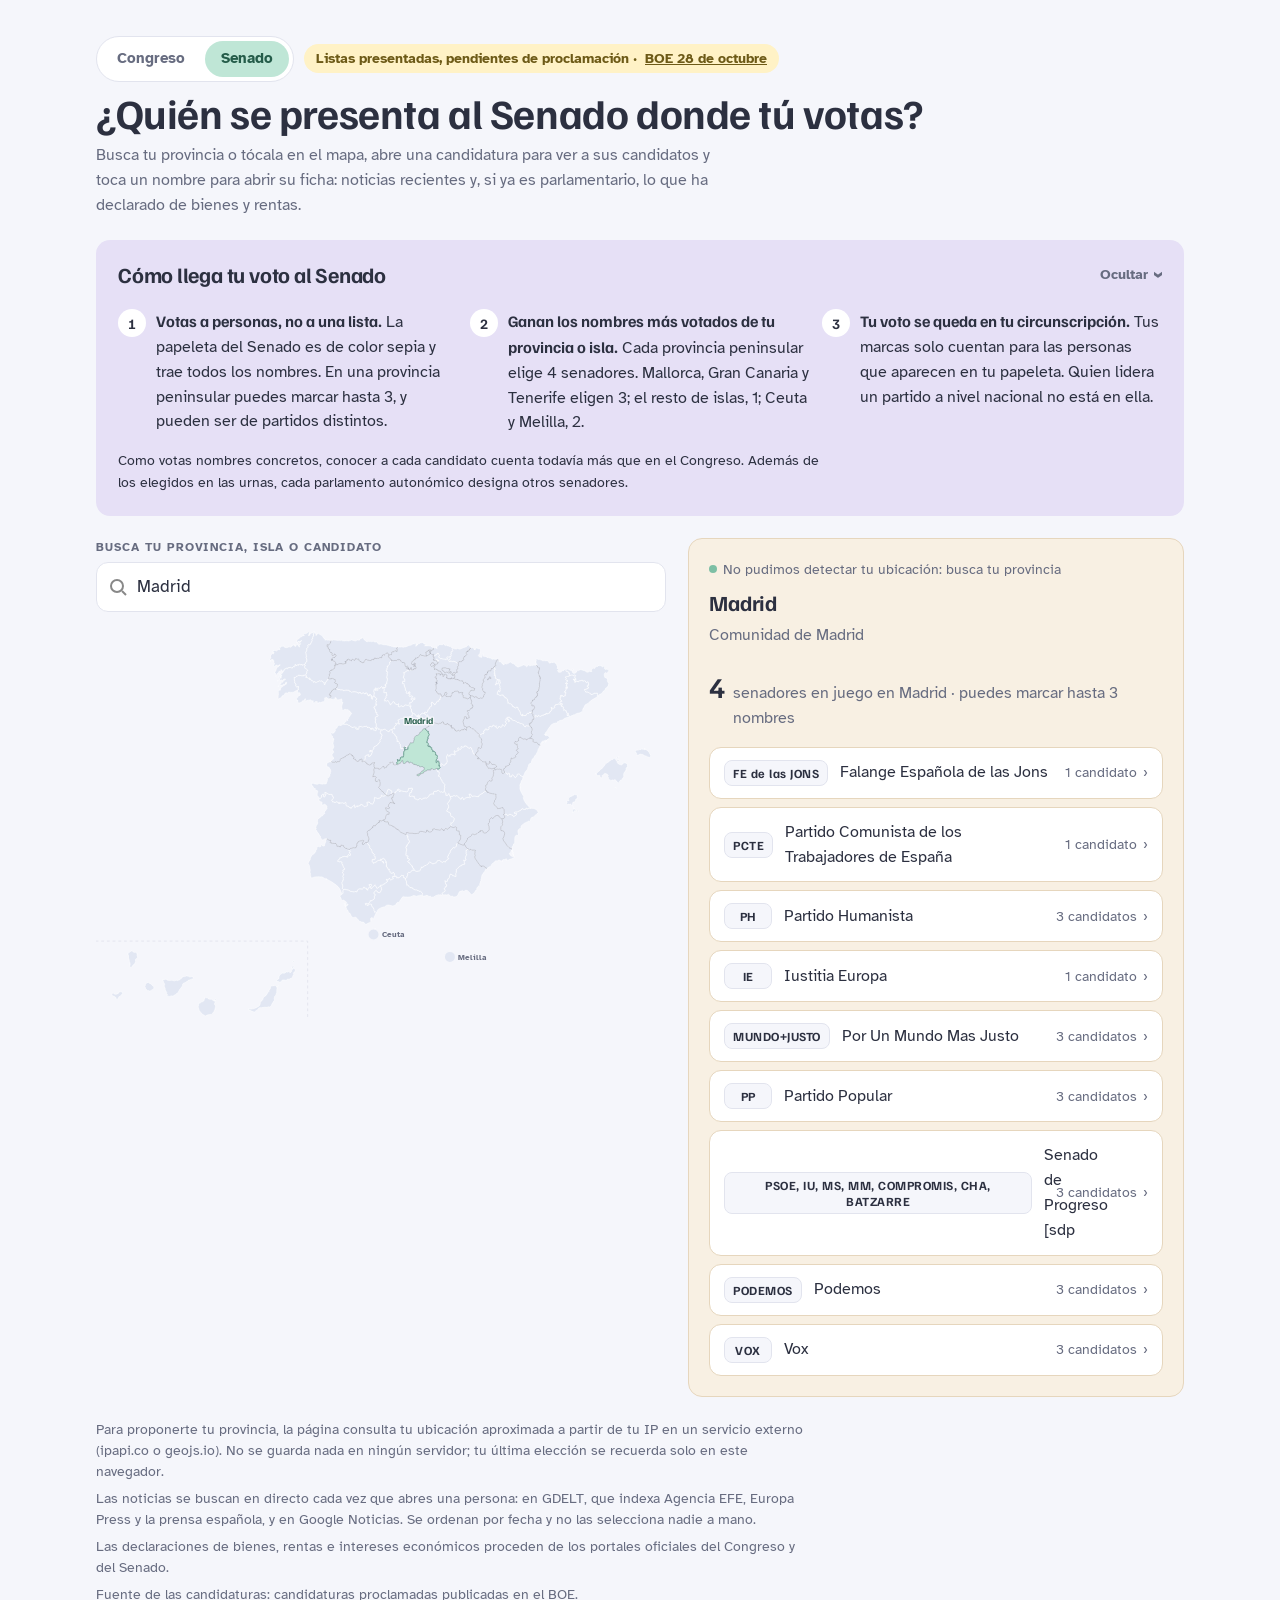
<file: senado/index.html>
<!doctype html>
<html lang="es">
<head>
<meta charset="utf-8">
<meta name="viewport" content="width=device-width, initial-scale=1, viewport-fit=cover">
<title>Candidaturas al Senado</title>
<meta name="description" content="Quién se presenta al Senado en tu provincia o isla y cómo llega tu voto a sus candidatos.">
<link rel="preconnect" href="https://fonts.googleapis.com">
<link rel="stylesheet" href="https://fonts.googleapis.com/css2?family=Atkinson+Hyperlegible:wght@400;700&family=Familjen+Grotesk:wght@600;700&display=swap">
<link rel="stylesheet" href="../comun/estilos.css">
</head>
<body>
<div class="wrap">
  <header>
    <div class="top">
      <nav class="camaras" aria-label="Cámara">
        <a id="otra-camara" data-base="../congreso/" href="../congreso/">Congreso</a>
        <a href="./" aria-current="page">Senado</a>
      </nav>
      <p class="aviso" id="aviso" hidden>Datos de ejemplo · partidos y personas ficticios</p>
    </div>
    <h1>¿Quién se presenta al Senado donde tú votas?</h1>
    <p class="lead">Busca tu provincia o tócala en el mapa, abre una candidatura para ver a sus candidatos y toca un nombre para abrir su ficha: noticias recientes y, si ya es parlamentario, lo que ha declarado de bienes y rentas.</p>
  </header>

  <details class="intro" id="intro" open>
    <summary><h2 id="t-intro">Cómo llega tu voto al Senado</h2><span class="intro-accion" aria-hidden="true"></span></summary>
    <div class="intro-cuerpo">
    <ol>
      <li><span class="paso">1</span><p><b>Votas a personas, no a una lista.</b> La papeleta del Senado es de color sepia y trae todos los nombres. En una provincia peninsular puedes marcar hasta 3, y pueden ser de partidos distintos.</p></li>
      <li><span class="paso">2</span><p><b>Ganan los nombres más votados de tu provincia o isla.</b> Cada provincia peninsular elige 4 senadores. Mallorca, Gran Canaria y Tenerife eligen 3; el resto de islas, 1; Ceuta y Melilla, 2.</p></li>
      <li><span class="paso">3</span><p><b>Tu voto se queda en tu circunscripción.</b> Tus marcas solo cuentan para las personas que aparecen en tu papeleta. Quien lidera un partido a nivel nacional no está en ella.</p></li>
    </ol>
    <p class="nota">Como votas nombres concretos, conocer a cada candidato cuenta todavía más que en el Congreso. Además de los elegidos en las urnas, cada parlamento autonómico designa otros senadores.</p>
    </div>
  </details>

  <main>
    <div class="mapa-caja">
      <div class="buscador">
        <label for="buscar" class="label">Busca tu provincia, isla o candidato</label>
        <div class="caja-busca">
          <input id="buscar" type="search" role="combobox" aria-expanded="false" aria-controls="buscar-lista" aria-autocomplete="list" autocomplete="off" spellcheck="false" placeholder="Sevilla, Lanzarote, Galicia, un nombre…">
          <ul id="buscar-lista" role="listbox" aria-label="Resultados" hidden></ul>
        </div>
      </div>
      <svg class="mapa" viewBox="0 0 800 560" role="group" aria-label="Mapa de provincias">
<path class="marco" d="M-0.7,444.9L296.9,444.9L296.9,555.3"/>
<path class="pv" data-id="albacete" role="button" aria-pressed="false" aria-label="Albacete (Castilla-La Mancha)" tabindex="0" d="M497.8,283.8L498.5,283L497.6,281.6L498.1,279.3L497.6,278.8L499.2,279.2L500.1,278.8L501.4,277.4L502.2,275.1L502.5,272.9L499.9,270.3L498.5,270.5L497.7,269.2L497.7,267.9L497.1,265.3L495.9,264.8L495.5,263.9L494,264.1L493,263L492.3,263.1L492.1,261.6L493.4,260L493.9,257.9L494.8,257.9L494.8,254.9L493.8,253.5L493.2,252L494.6,249.7L495.6,248.7L496.5,246.8L497.8,244.8L496.9,242.1L500.4,241.7L501.9,240.8L502.7,240.8L504.9,241.5L506.3,240.5L507.5,241.8L512.2,246L512.7,245.3L513.1,243.6L514.3,243.2L515,244.2L515.7,246.2L517.4,245.1L518.4,244.1L520,243.6L520.5,243L524.4,243.7L525.3,243.5L524.2,241.6L524.3,240.9L523.2,238.8L525.3,238.7L526.3,239L526,239.7L527.5,241.2L527.7,242L529.9,241.3L531.9,241.2L533.6,242.1L536.8,242.2L537,241.1L537.8,239.9L538.8,239.7L539.5,239L542.7,237.3L545.1,235.3L547.1,234.3L547.9,233.9L547.9,235.1L548.3,234.7L549.3,235.2L549.7,237.1L550.6,236L552.2,237.3L553,237.2L554.3,238.3L554.9,237.8L556.5,238.4L556.8,238.1L558.9,238.9L559.4,238.3L560,238.9L561.1,238.9L561.4,239.3L561,240.7L561.2,243.3L560.6,246L559.3,247.5L558.9,249.6L558.3,250.1L558.4,251.2L558,251.7L558.2,253.3L559.8,254.3L562.8,257.8L563.5,259.1L565,259L568.8,258.3L569.4,257.6L571.1,257.8L571.3,259L572,260L572.8,260.4L572.4,262.4L573,264L572.7,264.7L573,266.1L571.6,266.7L573.3,270.2L573.9,270.7L572.1,273L569.5,273.2L568.7,273L565.6,270.5L565.3,269.2L562.5,268.4L559.9,269.5L558.6,271.3L556.3,273L555.2,271.6L553.7,272.5L552,274.7L552.2,275.4L552.1,278.3L550.7,279.4L550.3,281.1L551.3,283.8L551.7,287.6L551.6,289.3L549.1,291.3L548.5,292.2L547.3,293.1L544.1,293.3L543,292L543.3,290.8L542.3,290L541.7,290.4L540.6,289.8L539.4,289.9L539.6,290.7L538.5,290.5L539,291.2L537.8,291.5L537.3,292.5L536.3,292.5L534.5,294.3L530.9,295.6L530.2,295.5L529.3,294.7L528.1,294.5L527.1,295.7L526.8,296.7L525.6,298.2L523.1,299.1L521.5,300.3L520.9,302.5L520.3,303.2L519.5,305.4L517.2,307.6L516.7,308.8L516.6,310L515.3,310.2L513.1,309.8L512.7,309.3L510.7,308.8L509.6,308.1L508.8,308L507.6,307.3L509,305.7L509.2,304.9L509.8,304.5L511,302.6L511.8,301.7L511.4,299.9L511.8,299.2L511.7,298.2L512.1,297.4L511.7,296.4L510.1,296L509.9,295.6L510,293L509.4,291.9L509.7,290.5L507.6,290.1L506.9,290.3L506,289.8L505.7,288.7L506.1,287.3L505.7,286.5L506.1,285.7L504.7,284.6L503.9,284.6L501.6,285.6L499.2,284.9Z"><title>Albacete</title></path>
<path class="pv" data-id="alicante" role="button" aria-pressed="false" aria-label="Alicante (Comunitat Valenciana)" tabindex="0" d="M583.7,315.4L582.5,315.4L581.8,314.8L580.8,314.7L579.5,313.6L576.6,310.7L574.4,307.2L571.8,304L571,300.7L572.2,298.8L572.7,297.3L573.4,294.3L573.1,292.5L572.3,290.9L570.6,290.1L568.2,289.8L568,288.7L568,284.7L569.8,282.9L570.6,281.6L570,280.3L570.7,277.6L569.9,274.3L569.5,273.2L572.1,273L573.9,270.7L573.3,270.2L571.6,266.7L573,266.1L573.7,266.9L575.8,266.6L577.3,268.6L578.7,268.1L580.6,266.9L581.6,267.1L582.4,268.1L583.1,267.6L583.6,268.3L585,268.2L585.1,269.4L586.2,270.3L587.5,269.1L588.8,268.5L589.4,267.6L590.5,266.9L590.5,266.3L589.5,265.7L588,266.5L587.2,265.9L586.7,264.5L589.1,263.5L591.6,263.7L592.9,262.4L595.3,261.7L596.3,260.8L596.3,260.3L597.6,260L598,259L600.2,259.9L601.4,260.2L602.9,259.7L602.7,259.4L604.1,258.1L604.8,259.6L607.9,257.9L609.1,259.2L609.8,258.4L609.2,257.7L609.9,258.2L612.3,258.9L613,258.6L614.8,259L616.1,259.9L617,259.9L619.3,261.3L618.8,262.2L620,263.5L620.5,263.4L621.1,264.8L619.6,265.2L617.8,267.6L617,267.6L616.5,268.4L615.9,268.5L614.8,270.4L614,270.3L613.2,271.3L611.7,271.1L610.8,272L609.8,273.6L609.6,274.4L610.3,274.8L608.5,277.1L607.9,276.6L606.2,276.7L605.4,277.8L604.6,277.9L602.9,278.8L601.5,279.3L600.1,280.1L598.6,281.6L597.3,282.4L596.4,284.1L596.3,286.9L596.6,287.3L594.7,286.9L592.2,289.1L592,290.6L592.1,292.2L592.8,294.8L592.7,295.6L591.7,296.5L590.4,296.4L589.1,296.8L588.6,297.3L587.7,299.7L587.5,303.9L587.6,307.6L585.9,308.6L585.7,310.2L585.2,310.4L585.2,311.8L584.3,312L583.9,312.7Z"><title>Alicante</title></path>
<path class="pv" data-id="almeria" role="button" aria-pressed="false" aria-label="Almería (Andalucía)" tabindex="0" d="M485.9,379.8L485.3,377.9L487.3,376.6L488.1,375.8L489.4,375.3L490,374.6L489.3,372.8L488.1,371.6L489.7,370.3L490,368.8L491.4,368.4L491.9,367.6L491.7,365.8L490.9,365.6L490.1,363.4L489.4,360.1L490,360.1L490.5,361L491.3,361.2L493,360.9L493.2,359.1L493.7,357.6L495,357.1L495.8,355.6L495.9,353.5L497,350.9L498.1,350.9L499.2,351.7L499.8,351.7L500,352.4L500.8,353.6L501.9,353L503.1,353.7L505.1,354.2L505.1,353.3L504.7,352.2L504.7,350.3L505.2,349L505.1,347.3L505.7,347.1L505.4,344.7L507.3,342.9L508.1,342.3L508.5,341.5L510,340.3L511.1,339.3L512.4,339.3L513,338.8L513.1,337.9L513.9,337.8L516.2,337L517.2,337L517.2,335.7L516.7,334.8L516.6,333.3L515.5,331.2L516.7,331.7L518.7,331.5L519,330.8L518.5,330.1L518.2,327.6L519.9,323.2L518.8,321.5L519.3,320.3L519,318.8L519.2,317.4L520.1,317.6L520.8,316.7L522.5,315.6L524.1,317L525,316.4L526.2,316.2L527.2,317.4L529.2,317.2L530.6,317.6L531.6,317L532.5,317.6L531.7,319.1L531.7,320.3L531.4,322.7L532,325.2L531.5,325.7L531.5,328.2L533,330.8L534.1,331.8L534.2,332.5L537.8,337.4L539.2,339.5L540.9,340.5L540.6,339.6L543.8,339.8L547,341.9L548.6,343.2L547.8,344.2L547,344.2L546.3,345.2L545.6,347L543.5,349.5L542.9,350.8L542,351.4L541,354.7L540.8,357.4L540.3,358L540.2,360.2L539.1,362.1L539.2,363.2L538.3,364.7L538.6,366.8L537.9,367.6L537,367.4L536.2,368.2L535.7,369.6L534.9,369.6L534.2,370.5L534.5,372.9L533.5,373.1L531.9,375L531.8,376.5L530.1,377.3L529.3,379L528.2,379.1L526.5,379.8L523.7,376.4L521.8,374.6L520.7,373.9L518.8,373.6L517.1,374.4L516.1,375.4L513.9,374.1L512.8,374.8L510.2,375.4L508.7,377.7L507.9,380.3L506.6,381.8L504.5,382.8L502,383.1L500.3,382.1L499.3,381.8L498.3,382.4L497.7,382.3L495.9,380.2L494.9,379.6L494,379.5L492.4,380.3L490.4,379.9L488.3,380.1Z"><title>Almería</title></path>
<path class="pv" data-id="avila" role="button" aria-pressed="false" aria-label="Ávila (Castilla y León)" tabindex="0" d="M375.3,192.5L376.5,190.6L377.8,189.7L377.4,189.3L377.7,187.7L377.2,185.8L379.1,184.6L379.5,183.8L381.2,183.5L382.4,183L382.5,183.7L381.8,184.7L383,185.8L384.3,185.8L384.5,184L385.6,184.2L386.4,183.2L387,180.8L387.5,180.1L387.8,178.9L387.6,178.3L384.4,179.3L383.9,179.7L384.2,177.6L384.9,176.8L385,177.6L387,177.7L389.5,175.6L389.8,174.4L390.2,174.1L389.4,173.4L389.7,172.7L391.6,171.7L391.8,171.2L393.1,171L394.9,169.2L396.2,168.4L396.1,167.7L397.7,166.6L397.8,166L398.6,165L398.1,164.1L398.3,162.7L399.3,161.4L400.3,160.3L399.7,158.5L400.6,157.9L401.2,156L400.5,154.3L399,153.6L398.8,152.5L398.9,151L399.7,150.4L399.8,149L400.8,148.2L402.4,148.7L403.9,147.8L404.2,147.3L406,147.9L407.8,149.4L408.6,149.8L410.1,150.9L411.5,150.7L412.1,149.1L413.1,148.3L415.6,148.1L415.5,149.4L416.2,151.2L415.9,152.1L416.4,153.1L417.3,153.2L418.9,154.3L419.3,154.9L420.2,157.3L421.8,158L422.1,158.9L422.1,161.7L423,162.4L423.2,163.2L422.5,163.4L422.1,164.2L422.6,164.8L424.5,164.4L425.5,166.2L425.5,167.3L426.3,168.5L427.2,169.2L427.1,170.5L427.7,173.7L427.8,174.8L431.1,174.6L431.7,174L432.9,173.8L434.2,173.8L434.2,173.3L433.4,172.5L434.3,171.9L436.9,171.5L438,171.7L437.5,172.3L437.7,173.7L437.5,174.9L438,175.2L435.9,176.2L434,176.3L433.6,175L432.9,175.1L432.9,176.2L433.3,176.3L433,178.4L431.5,179.2L431.7,180.1L431.7,184.4L431,185.1L431.4,186.6L428.1,186.6L427,187.7L427.1,189.6L426.2,190.2L426.5,191.3L424.5,191.5L423.6,190L422.8,190.2L423.5,192.7L421.9,194.5L422.4,195.7L422.1,196.6L421.6,196.7L420.1,197.6L419.2,197.7L417.3,197.1L417.3,195L416.7,194.6L416.8,193.3L415.5,193.9L415,193.7L414.3,194.4L412.6,193.7L412,194.7L412.5,195.8L411.2,197.2L409.8,197.7L407.7,199.2L408,200.1L407.7,201L406.4,201.3L405.9,201.7L404.5,202.3L404,199.8L402.1,200.2L400.7,201.5L399,203.3L396.7,203.8L396.3,202.6L394,202.2L392,202.5L391.2,202L390,199.5L390.2,198.7L389.9,196.8L390.4,196.3L391,194.3L388.8,194.9L387.6,194.8L387.1,195.8L386,196.3L385.9,197.2L383.5,197.8L380.9,196.6L380.3,196.7L379.8,195L378.8,194.9L378.5,193.8L377.1,192.7Z"><title>Ávila</title></path>
<path class="pv" data-id="badajoz" role="button" aria-pressed="false" aria-label="Badajoz (Extremadura)" tabindex="0" d="M323.8,301.5L323.6,300.9L322.8,301L322.1,301.8L321.7,301.3L320.5,301.9L319.7,302.7L318.5,302.5L317.2,303.3L316.8,302.9L315,299.5L315,298.3L314.5,297.5L313.7,296.9L312.7,294.7L310.1,291.2L309.3,289.4L308.2,288.6L309.1,286.7L308.2,286.7L308.5,284.6L309,283.9L309,283L310.7,280.8L311,279.5L311.6,278.9L310.5,278.2L310.8,274.8L311.2,273.6L313.6,272.3L313.9,271.5L315.4,270.7L316,269.7L316.9,268.9L318,269L319.3,267L320,266.8L320.9,265.8L320.1,264.2L321.2,263.3L321.4,262.7L322.9,260.7L324.5,258.2L323.8,257.4L324.2,256.6L323.4,254.8L321.5,253.2L320.5,253L318.3,254L316.7,253.4L317,251.2L317.4,250.4L316.1,249.6L314.5,249.2L312.9,248L312.8,245.6L313.5,244.3L314.6,245L316.8,242.1L315.8,241.6L316.6,240.1L318.1,239L318.9,238.8L320.2,239.1L320.5,239.6L319.8,240.7L319.1,240.3L318.9,240.9L319.7,241.6L319.9,242.8L321,242.3L321.9,240.8L321.8,239.9L322.8,238.9L321.6,238.4L320.5,237.4L321.3,236.2L323.5,236.9L323.4,237.2L325.7,238.4L328.3,239.4L329,239.1L331.2,239.1L331.6,240.3L331.4,241.5L332.4,242.3L333.3,242.5L332.8,245.1L332,245.7L331,247L331.1,248L332.3,249.8L333,249.4L335.8,250.5L336.8,249.3L337.8,249.4L340.1,250.4L340.2,251.5L341.7,251.8L341.6,250.4L343.6,251.1L345.8,250.8L346.8,251.4L348.2,251.6L349.7,250.4L350.7,250.4L351,252L350.8,254.4L351.6,255.1L354.1,255.6L355.3,257.3L356.7,257.3L357.3,257.6L357.8,258.7L360,255.9L363,253.6L363,255.1L363.3,257.5L364.4,256.8L366.1,254.8L366.7,255L366.8,256.2L368.9,255.1L370.5,254.8L371.2,254.3L371.5,253L373.2,253.4L374.6,254.4L376.4,256.3L377.1,256.4L378.2,255.3L379.9,255.4L380.8,254.5L380,253.9L381.1,252.8L379.6,250.8L382.2,249.4L383.1,250.6L383.7,249.6L384.5,251.1L385.7,252.3L387.1,252.2L387.8,252.5L389,251.6L389.7,249.5L390.5,248.1L390.2,246.9L390.9,243.2L392.4,243.9L393.2,243.9L394.7,244.8L398.6,243.9L399.9,242.7L400.2,241.4L400.1,240.3L401.1,240.2L402.5,241.6L403.9,241.4L404.4,240.8L405,241.3L406,240.6L405.9,240L406.7,240L407.1,240L408.4,240.8L410,241.4L412.7,239.8L414.2,239.6L414.7,238.9L417.5,237.1L418.2,238.4L416.5,242.5L416.7,243.5L414.5,243.9L415.7,247.3L416.5,247.9L416.6,249.7L418.5,251L419.2,252.1L418,251.8L416.5,250.9L415.3,250.6L414,250.8L412.5,250.3L411.7,252L410.8,252.8L410.6,254.3L409.9,255.8L410.5,256.7L411.9,257.5L411.6,258.4L411,258.4L410.5,259.2L409.5,259L407.4,257.8L406.2,257.8L407.4,262.1L408.1,263.1L408.6,262.8L409.8,263.6L410.9,263.7L411.4,264.5L411,267.2L410.2,266.8L408.3,266.8L407.1,268.5L406.6,269.9L406.3,272L405.9,273.5L405.1,274.6L402.8,275.2L400.6,276.3L399.8,275.9L397.7,276.1L397.1,275.7L397.8,278L397.1,278.1L397.1,278.9L396.1,278.5L396,279.2L394.9,279.8L394.2,280.7L392.6,281.5L391.9,282.3L392,283.2L389.2,282.9L388.5,284L388.8,285.1L387.8,285L387.6,286.2L384.8,288.1L384.5,289.3L383.1,289.2L381,290.8L380.4,292.5L380.3,293.3L381.4,294.4L380.7,296.4L381.5,297L382.1,299.1L382.7,299.9L382.9,302.9L382.1,303.2L382.2,305L381.3,306L380.6,305.9L380.2,306.9L378.1,306.6L375.5,309.4L373.9,309.2L373.6,307.1L374.7,306.7L375.6,305.8L375.1,305.1L375.9,304.2L374.2,303.3L373.1,304.2L371.9,303.9L370.1,304.7L369.6,304.5L367.9,305.5L367.7,306.7L366.4,307.2L365.7,309.1L366.5,310.1L366.1,311.1L365.4,311.2L365.5,312L364.6,314L362.9,313.8L362.3,314.2L361.3,313.8L358.6,314.6L357.6,314.6L355,316.7L354.3,315.8L352.7,315.7L352,315L349.8,314.6L348.8,313.5L347.7,312.8L347.2,310.8L346.3,310.7L345.3,310.2L343.6,310.3L344,310.8L342.7,311.9L343,312.7L341.9,312.7L341.8,312.2L339.6,311.7L338.6,312.1L337.9,311.7L338.2,310.3L336.5,307.9L334.9,308.1L332.1,307.6L331.3,308.1L330.4,307.6L330.4,306.9L328.7,306.8L328.4,306.4L329.2,305.1L329.5,303.3L328.2,303.6L326.8,303.2L325,301.9Z"><title>Badajoz</title></path>
<path class="pv" data-id="baleares" role="button" aria-pressed="false" aria-label="Illes Balears (Illes Balears)" tabindex="0" d="M670.2,257.4L669.5,256.9L669.6,256.3ZM668.6,251.4L668.4,252.3L668.7,254.5L667.8,254.1L667.4,254.7L666.7,253.2L665.9,252.7L664.4,253.2L664,252.7L662.7,252.8L662,254L660.4,252L661.1,249.6L660.2,248.8L660.8,248.2L662.1,248L663.8,247.6L662.8,246.3L662.9,244.9L663.6,243.8L665.4,242L666.1,242.6L666.4,241.7L667.7,241.5L668,240.7L668.6,241.2L669,240.3L670.8,240L671.1,239.3L672.1,238.9L673.3,240L674.6,239.7L675.5,240.6L674.8,240.9L675.1,242L676.1,242.7L674.9,244L674.9,245.4L673.7,245.4L673,246.1L673.1,247.9L672.3,248L672.2,248.7L671.1,249.9L669.6,249.9L669.6,250.7L668.9,250.7ZM669.2,264.6L668.6,261.9L668.8,261.9L668.3,260.6L669,259.9L669.9,260.2L670.4,258.2L671.1,259.5L672.1,260.1L673.1,261.6L674.8,262.3L676,261.1L676.9,261.8L676.7,263.2L674.7,263.3L672.5,262.1L671.1,262.1L670.7,263.1ZM700.4,211.2L700.5,210.7L701.5,209.7L701,210.9ZM712.4,210.9L712.1,211.7L710.9,211.9L710.1,212.8L710.3,214.3L710,216L709.1,216L707,213.9L707.3,213.1L706.6,212.3L705.3,213.1L705.4,212.5L704.7,212.5L704.1,213.5L703,211.8L702.1,211.4L702.4,210.7L701.9,210.2L702.2,209.2L703.3,208.7L704.6,207.3L706.2,206.2L707.4,204.4L708.6,203.3L709.6,203.2L710.6,202.2L711.9,200.3L712.3,199.4L713.4,198.7L713.5,197.8L714.2,197.4L714.6,196.6L716.1,195.3L716.4,195.5L717.4,194.7L717.2,194.1L718.5,193.9L720.3,192.5L721,192.2L722.1,190.9L723.3,190.5L723.8,189.6L725.3,190L726.7,188.3L728.1,188.3L727.9,188.8L730.4,188L731.3,186.7L732,186.3L732.7,186.6L733.9,185.9L733.6,186.9L732.8,187.2L731.8,188.2L730.9,188.2L730.1,189.4L729.4,189.2L729.1,190.4L729.7,191.5L730.6,191.8L731.4,191.1L731.8,191.3L733.6,189.5L734,189.7L733.4,190.7L733.9,191.4L733.4,192.4L731.1,193.1L731.4,194.6L733,196.3L735.5,197.3L737.3,197.7L739.9,195.8L740.1,194.4L740.5,194.1L742,195L743,195L744.3,195.8L745.3,195.6L745.3,196.9L746.2,196.8L745.6,197.7L745.9,200.4L745.3,200.5L745.3,201.7L744.2,201.6L743.7,202.7L743.6,204.2L744.4,204.7L743.5,204.9L743.2,206.3L742.2,206.9L740.7,209.4L740.4,211.1L740.6,213.9L739.9,214.8L739.8,215.5L738.9,217.2L738.4,216.9L737.7,218.6L737.1,219.1L736.1,219.1L735.1,220.2L733.5,222.7L732.7,223L732.2,222.3L731.2,221.7L730.5,220.7L729.6,220.8L729.8,219.7L728.5,218.7L727.1,218.6L726.3,219.2L725.1,218.8L723.6,219L723.1,219.6L722,219.2L721.4,219.5L719.6,218L719,216.9L719.2,215.9L717.9,214L718.8,212.3L717.6,211L715.9,210.1L713.6,209.6L713.5,210.8ZM729.5,231L728,230.2L728.4,229.5L729.4,229.7L729.2,229L730.5,229L729.8,229.7L730,230.8ZM772.2,185.5L769.7,184.7L768.7,184L766.2,182.9L765.9,183.1L763.6,182.5L761.3,183.7L758.3,184.2L758.2,182.7L758.6,182.2L757.9,180.4L756.6,180.3L756.4,179.4L757,178.7L757.3,177.6L758.5,177.1L759.5,177.1L760.2,176.6L760.8,177.1L761.1,176.6L762.6,176.1L763,176.5L765.1,175.9L765.5,175.5L766.3,176L767.6,175L768.5,176.1L769.5,174.9L769.3,176.3L770,176.5L769.6,174.7L770.8,175L770.7,175.8L771.8,176.8L771.9,176.1L773.5,177.8L774.5,177.4L775,177.6L775.2,179.3L776.4,180.1L776.3,180.7L776.8,181.8L777.7,182.4L778.1,183.3L777.4,183.3L778.1,184L778.2,184.9L778,186.3L777.2,187.2L775.8,187L773.4,186.2Z"><title>Illes Balears</title></path>
<path class="pv" data-id="barcelona" role="button" aria-pressed="false" aria-label="Barcelona (Cataluña)" tabindex="0" d="M663.9,130.4L664.1,129.7L663.4,128.3L662.8,129L661.1,128.5L660.5,127.3L662.4,127.5L662.7,126.7L662.6,125.3L661.6,125.9L661,125.3L661.3,124.8L660.3,124.4L659.6,123.1L660,122.4L659.8,121.8L659.1,121.9L658.5,121.1L657.5,120.7L656.1,121.5L656.6,120.5L655.5,118.3L656.1,117.2L655.4,116.1L654.6,116.2L654,115.7L652.6,115.4L652.3,114.3L654.2,113.7L654,112.8L653.4,112.7L654.2,112L652.8,111.5L651.8,111.9L652.3,111.1L650.4,110.1L651.5,108.8L653.6,108.5L651.6,106.2L651.3,105.2L650.7,105.2L651.9,103.5L651.2,103.2L651.8,100.2L653.5,100L653.5,101.6L654.2,101L654,100.5L654.8,100.5L655,101.2L656.6,101.9L656.6,101.2L657.6,100.5L658.3,100.7L658.5,100L657.9,99.3L658.7,98.5L658.6,97.6L659.3,97.1L658.6,95.3L658,95.2L657.4,95.8L656.7,95.6L657.8,94.2L658.4,94L659.2,92.7L659.4,91.9L659.1,90.5L660.1,89.8L660.5,90.5L661.7,89.6L661.6,88.7L660.9,88.1L660.5,89.1L659.2,89.4L659.1,88.3L659.6,88.4L660.9,87.3L660.5,86.5L659.7,86.7L660.2,84.4L661.1,84.4L661.3,83.5L660.6,83.4L660.7,82.7L660.1,81.9L660.6,80.8L661.5,80.3L661.3,78.9L660.1,79.1L659,78.3L659.1,77.5L659.8,76.6L658.9,75.5L658.9,74.7L658.3,74.3L662.1,73.5L664.5,72.5L665.8,72L666.7,71.4L668.4,71.5L669.9,72.3L671.1,71.4L673.2,72.4L672.3,73.5L671.8,74.4L672.1,76.2L672.9,76.1L673.5,77.2L673.5,78.2L672.7,78.1L672.4,78.7L671.5,79.1L671.1,78.6L671.2,77.5L669.8,77.4L670,78.4L670.9,78.1L671.6,79.7L672.4,79.5L673.9,80.2L675,79.6L675.5,80.6L676.5,81.1L677,80L678.6,79.6L679.4,80L679.6,79.2L680.7,79.2L681.9,78.8L682.9,79.1L683.2,80.2L684.8,79.5L685.5,79.5L686.1,80.2L686.9,80.2L686.8,81.1L688.2,82.2L689.3,81.1L690,81.1L690.9,82L690.3,82.4L691.4,83.2L691.1,83.9L691.4,84.8L690.2,85.4L691.1,85.8L690.6,86.6L689.8,86.9L689.2,86.6L689.6,88.3L690.3,88L691.1,88.6L690.9,89.9L690,91L688.6,90.7L687.8,92.1L686,91.4L685.5,92.2L685.8,93.2L686.6,94L687.2,95.5L688.2,95.3L689.1,95.5L690.3,95.3L691.2,96.2L692.5,96.9L693.6,97.1L693.7,97.7L694.4,98.1L694.7,99L697.2,98.3L698.5,97.8L698.6,97.3L699.5,97L700,97.3L701.7,96.9L702.5,97.2L703.7,97L703.5,97.6L703.9,98.8L703.5,100L704.4,101.4L702.3,102.8L696.2,106.4L694.3,107.8L693.4,108.3L691.2,110.5L690.3,111.4L687.3,112.9L686.2,113.8L685.5,115.1L684.9,116.7L684,117.9L683.7,119.1L683.2,119L682.8,121.7L682.4,122.6L679.9,124.1L678,125L674.6,125.5L672.2,126.9L671.7,127.3L670.2,127.4L669.2,128.2L666.9,128.9L664.9,130.1ZM662.4,94L662.4,94L662.4,94ZM663,124.3L663,124.3L663,124.3ZM672.4,81.7L672.8,80.8L671.7,81L672,81.9ZM660,83.6L660,83.6L660,83.6ZM658.2,83.3L660,83.1L660.1,83.5Z"><title>Barcelona</title></path>
<path class="pv" data-id="burgos" role="button" aria-pressed="false" aria-label="Burgos (Castilla y León)" tabindex="0" d="M444.2,125.2L443.3,123.4L442.4,123.6L442.5,120.7L442.4,119.5L441.8,118.6L440.7,117.9L441.2,117.1L441.4,115.7L441.7,115.7L441.8,114.5L439.8,112.5L440.2,111.5L439.8,110.4L440.8,110.1L441.8,110.3L443.9,108.8L443.9,107.2L445,107L445.6,105.9L447.2,105.8L447.3,103.7L446.5,103.8L444.8,104.6L443.4,105.7L441.9,106.1L442,104.9L442.5,103.7L443.3,103.4L444.2,102L443.7,101.1L441.3,101.1L441.2,101.7L440,101.9L439,100.6L439.1,99.3L440.1,99.5L440.8,98.5L439,98.1L438.4,97.1L437.5,97.6L437.1,97L435.8,97.3L435.1,96.9L435.1,95.9L435.7,95.3L435.6,94.4L434.7,93.2L434,93L434.2,92L434,90.6L433.6,90L433.2,87.9L432.8,87.9L432.5,86.2L432.7,85.7L432.1,85.1L432.4,84L431.6,83.8L430.5,84.3L430.1,83.7L430,81.7L430.6,80.2L432.4,80.5L433.4,80.3L433.2,79.2L433.3,78.4L432.3,77.1L432.1,75.8L431.2,75.4L431.1,74.5L431.8,74L431.5,72.7L432.2,72.1L432.4,71.3L432,70.7L432.1,69.2L431.4,68.3L432.4,67.6L432.8,68.4L434.2,67.5L435.4,65.9L437,65L437.7,65.1L437.7,65.9L438.3,66L439.3,64.6L440.7,64.3L442.3,64.4L442.4,64.1L443.2,64.7L444.4,64.5L445,63.8L445.8,64.1L445.7,63.2L446.3,62.2L447.5,63.2L449,62.5L449.2,60.6L448.5,59.7L448.9,58.9L447.4,57.9L447,58.6L447.3,59.5L446.9,59.9L445.6,59.5L446.3,58L446,57.1L447.2,57.4L447.8,56.3L448.3,56.4L448.6,55.8L447.2,54.5L446.4,54.8L446.4,56.1L445.1,56.6L445,57.2L443.2,56.8L442.6,55.8L443.4,53.1L444.3,51.9L445.6,51.4L446.3,50L447.8,50.1L448.4,48.9L447.8,47.8L449.2,47.7L450,48.1L451.2,47.7L451.2,46.9L452.2,46.8L453.1,46L453.9,45.1L454.1,44.2L455.1,42.8L456.5,43.4L456.9,44.3L457.5,44.1L459.1,44.4L460.4,44.9L463.8,45L465.5,44L466.3,43.8L466.6,43.2L467.7,42.9L468.9,41.7L469.8,41.4L471,42.8L471.5,42.4L472.4,42.9L473,42.4L473.8,42.6L474,43.3L473.3,43.6L473.3,44.2L472.6,45.4L474.4,46.5L473.6,47.7L474.2,48L474.2,50L473.2,50L472.9,50.4L474.2,51.1L476.3,51.4L476.7,50.9L478.2,52.2L478,52.7L479.1,53.7L479.9,53.7L480.4,54.4L479.3,55.3L479.1,56L476.4,56.6L475.8,56L475.1,56.4L474.1,55.6L474.3,54.8L473,54.4L471.3,54.2L470.4,56.1L469.4,56.6L469.2,58L471,59.9L472,59.5L472.7,58.2L473.4,58.8L474.2,58.6L475.1,57L475.9,57.6L475.6,58.5L474,61.5L475.1,62.3L474.9,63.5L474.5,63.9L475.7,63.7L476.3,63.3L477.7,63.7L478.3,63.4L478.6,64.7L479.4,64.6L479.9,65.5L480.6,65.6L480.9,66.5L481.8,66.1L482.8,66.1L482.8,66.6L483.8,66.9L484.2,67.6L484.1,68.8L485.6,69.6L484.7,70.6L483.9,70.3L483.2,70.6L482.7,70L481.4,69.7L481,69.9L480.1,69.6L479.6,70.2L478.7,69.8L477.1,69.8L477.1,70.5L477.7,70.8L478,71.7L477.8,72.5L476.4,74.3L475.3,75L476.4,75.6L477.1,75.1L477.8,75.6L477.5,77L477,77.5L477.8,78.2L478.8,79.8L478.3,80.8L478.2,81.9L478.7,83.5L478.3,83.5L477.6,82.3L477.7,81.4L476.8,81.3L477,82L476.7,82.9L477.5,82.9L478.4,84.1L478.2,84.5L476.6,84.7L476.6,85.4L477.2,86L476.8,86.6L477.5,88.7L477.2,89.3L477.6,90.1L477.1,90.9L477.1,91.9L476.2,92.5L476.7,93.6L477.7,94.6L477.9,95.8L478.7,95.9L480,98.3L482.7,98.2L483.8,98L484.6,100.6L484.7,101.3L484,101.6L482.8,104.3L483.1,105.1L482.7,106.3L481.6,106.1L481.2,107.1L481,108.5L479.4,108.4L478.1,109.2L478,109.8L476.5,112.2L475.2,113.6L474.5,113.1L474.2,111.7L472.7,111.2L472.3,110L471,109.8L470.6,111.2L470.9,112.2L470.8,113.9L471.2,115L470,115.5L469.4,116.4L468.2,116.7L468.1,117.5L468.2,118.9L466.8,119.1L466.3,119.9L466,121.3L465.5,121.4L465.3,122.7L464.4,124.5L463.5,124.1L462.5,124.1L461.7,123.3L460.9,124.2L461.2,125.1L460.3,125L460,125.8L458.3,125.2L456.2,126.1L455.4,127.6L454.1,128.4L453.9,130.9L454.1,131.5L452.6,131.5L452.4,128.3L452.6,127.4L451.1,128.7L451.8,130.1L450.4,130.4L448.8,127.9L447.9,127.8L447.6,126.8L446.4,126L445.7,125.9L444.8,125.1ZM441.6,98.5L441.6,98.5L441.6,98.5ZM439.3,96.5L440.7,96.7L440,95.1L438.7,95.6L438.7,96.4ZM432.6,65.8L432.6,65.8L432.6,65.8ZM482.9,71L483.2,71.7L482.7,72ZM480.5,71.1L480.5,71.1L480.5,71.1ZM485.2,64.2L485.6,64L485.5,63L486.2,61.5L486.5,62.1L487.8,61.6L490.1,61.5L491.5,62.2L492.1,62.1L493.8,62.8L494.9,62.5L495.6,63.5L496.6,62.8L496.2,64.8L494.9,66.3L495.4,66.6L496.1,67.6L497.3,67.6L497.6,66.6L498.2,66.8L498.5,68.7L497.3,69.2L495.9,68.5L494,68.8L493.3,67.7L491.6,67.5L490.8,68.2L489,68.1L488.3,66.4L486.8,66L486.6,65.4Z"><title>Burgos</title></path>
<path class="pv" data-id="caceres" role="button" aria-pressed="false" aria-label="Cáceres (Extremadura)" tabindex="0" d="M313.5,244.3L311.9,242.9L312,242.6L310.4,240.8L310.4,239.4L310,238.5L311,236.9L310.7,236.2L311.4,234.8L310.3,233.8L309.4,233.6L309.1,233L307.9,232.8L307.5,232.2L307.6,230.7L306.1,230.6L305.3,229.7L304.6,228.1L303.3,227.4L303,225.9L302.3,225L302.1,223.3L305.3,223.7L307.5,224.6L308.5,224.4L310.2,225L312.1,224.1L313.5,223.8L317.5,224.7L318.5,224.2L321.5,224.5L323.1,224L323.5,222.4L324.3,221L324.1,220.3L324.9,218.7L324.5,216.7L325.2,216L325.7,216L326.6,215.2L326.7,214.6L327.9,213.6L328.2,212L327.9,211L328.8,210L328.9,207.8L329.4,207.1L329.1,204.7L328.7,203.7L327.7,203.3L327.7,202.2L326.9,200.9L324.5,200.4L323.7,199.1L324,197.4L323.5,197L324.3,194.9L325.6,194.1L326.3,194.3L326.7,193.3L328.5,193.5L330.1,193L330.3,192.7L331.3,193.8L332.7,194.2L333.6,193.9L334.5,194.1L336.1,193L337.1,194.4L337.9,193.3L341.3,193.1L342.6,192L342.3,190.8L342.5,190L343.5,189.1L346.4,187.9L347.4,187.8L348.2,186.5L349.9,186.5L350.4,185.3L351.7,184L353.2,183.9L354.9,182.9L355.4,182.2L357,182.3L357.9,183.4L358.8,183.7L359,184.8L360.2,184.5L359.8,185.6L362.2,186.9L361.4,188L361.4,188.8L361,189L362.7,189.8L364.2,189.9L364,190.9L364.6,191.7L367.3,193L367.9,193.1L368.7,192.4L369,191.1L370.8,190.1L370.9,190.7L372.2,189.5L373,189.5L373.5,191.5L372.7,192.3L373,192.9L374.2,193.2L375.3,192.5L377.1,192.7L378.5,193.8L378.8,194.9L379.8,195L380.3,196.7L380.9,196.6L383.5,197.8L385.9,197.2L386,196.3L387.1,195.8L387.6,194.8L388.8,194.9L391,194.3L390.4,196.3L389.9,196.8L390.2,198.7L390,199.5L391.2,202L390,202.8L389.7,205L390.2,207.4L390,209L388.8,212.4L388.3,214.5L389.8,213.9L391.6,213.8L392.9,214.7L393.3,215.6L392.3,216.7L391.9,218.8L392.2,220.7L394.5,221.1L394.8,220.4L396.4,218.8L397.9,218.7L398.3,220.7L397.7,221.3L399.1,223.1L398.6,224.1L398.2,226.9L396.4,229.2L396.5,229.6L398.8,231.8L399.7,233.3L401.4,235L402.4,235L404.4,237.9L406.7,240L405.9,240L406,240.6L405,241.3L404.4,240.8L403.9,241.4L402.5,241.6L401.1,240.2L400.1,240.3L400.2,241.4L399.9,242.7L398.6,243.9L394.7,244.8L393.2,243.9L392.4,243.9L390.9,243.2L390.2,246.9L390.5,248.1L389.7,249.5L389,251.6L387.8,252.5L387.1,252.2L385.7,252.3L384.5,251.1L383.7,249.6L383.1,250.6L382.2,249.4L379.6,250.8L381.1,252.8L380,253.9L380.8,254.5L379.9,255.4L378.2,255.3L377.1,256.4L376.4,256.3L374.6,254.4L373.2,253.4L371.5,253L371.2,254.3L370.5,254.8L368.9,255.1L366.8,256.2L366.7,255L366.1,254.8L364.4,256.8L363.3,257.5L363,255.1L363,253.6L360,255.9L357.8,258.7L357.3,257.6L356.7,257.3L355.3,257.3L354.1,255.6L351.6,255.1L350.8,254.4L351,252L350.7,250.4L349.7,250.4L348.2,251.6L346.8,251.4L345.8,250.8L343.6,251.1L341.6,250.4L341.7,251.8L340.2,251.5L340.1,250.4L337.8,249.4L336.8,249.3L335.8,250.5L333,249.4L332.3,249.8L331.1,248L331,247L332,245.7L332.8,245.1L333.3,242.5L332.4,242.3L331.4,241.5L331.6,240.3L331.2,239.1L329,239.1L328.3,239.4L325.7,238.4L323.4,237.2L323.5,236.9L321.3,236.2L320.5,237.4L321.6,238.4L322.8,238.9L321.8,239.9L321.9,240.8L321,242.3L319.9,242.8L319.7,241.6L318.9,240.9L319.1,240.3L319.8,240.7L320.5,239.6L320.2,239.1L318.9,238.8L318.1,239L316.6,240.1L315.8,241.6L316.8,242.1L314.6,245Z"><title>Cáceres</title></path>
<path class="pv" data-id="cadiz" role="button" aria-pressed="false" aria-label="Cádiz (Andalucía)" tabindex="0" d="M345.6,378.4L346.4,378L346.3,374.6L346.6,373.1L347.2,372.6L349.5,372L350.4,372.8L351.5,372.7L354.7,373.4L356.9,375L362.6,375.9L363.1,375.4L364.7,375.4L366.2,376L366.1,375.5L366.9,373.1L368.2,372.1L369.9,371.6L371.8,371.6L373.8,371.9L374.7,371.1L374.8,369.9L376.1,368.9L376.7,370L377.7,370.1L378.1,370.8L378.6,370.3L379.4,370.5L379.5,372.3L381.6,373.4L381,371.9L382,371.1L382.6,369.9L384,369.2L384.5,368.1L383.4,367.1L382.8,365.8L384.9,365.4L386.1,364.9L386.6,367L386,368.2L385.3,368.6L385.2,369.8L385.8,371.2L386.9,370.9L387,370.1L387.8,369.2L389.8,367.9L390.2,367.1L391.7,365.7L391.7,366.7L392.9,368.3L394.6,371L395.8,369.8L397.7,368.8L398.6,367.6L399.8,368.4L400.6,369.5L400,369.9L401,372.9L400.2,373.3L399.9,374.6L398.9,376.5L397.4,377.3L395.1,376.3L394.7,375.3L393.2,374.5L393.1,374L391.7,374.8L390.4,376.5L390,377.5L390.9,379.2L392.1,379.9L390.6,382.7L390.7,385.4L388,387.7L385.7,388.6L384.9,388.3L384.6,390L383.4,390.9L382.8,392.1L381.3,393.3L381.1,392.6L378.6,391.9L378.1,392.3L378.2,394L379.8,394L380.4,394.5L381.9,394.8L383.3,392.8L386,392.9L386.6,393.6L386.8,395L387.5,396.4L389.2,398.4L390.1,400.5L390.1,401.8L390.7,403.2L390.7,404.3L392.6,403.6L393.6,405L393,405.6L391.7,408.6L390.9,409.6L390,412.1L389.8,413.6L389.2,413.7L388.3,413.1L387.8,412.2L386,412.3L385.3,413.3L385.4,415L386.2,414.7L386.2,415.4L385.3,415.3L385.8,415.9L385.3,417.1L386,417.4L385.8,418.1L384.3,419.2L383.3,419L382,419.9L379.4,421.1L378,421.3L376.1,419L374.2,418.2L373.4,418.6L371.7,417.9L370.3,417L369.7,417.5L368.5,416.1L367.4,414.4L366.3,413.2L364.6,411.6L363.3,411.5L361.4,411.9L360.3,411.5L359.3,411.7L357.4,408.3L357.1,407.1L356,405.6L354.7,405.4L353,401.4L351.5,400.1L350.8,397.5L348.7,393.3L347.9,392.2L349,392.5L349.9,394.2L349.6,394.8L350,395.9L351.2,396.3L351.8,395.2L352.7,395L353.6,393.8L353.6,393.1L352.4,392.7L352,393.8L351,394L350,393.1L350.9,392.9L351.5,390.5L350.8,389.6L349.7,389.8L349.1,388.5L348.2,387.7L346.5,387.3L345.8,387.8L344.2,386.8L344.2,386L342.2,382.1L342.2,381.1L343.3,380.6L345.7,378.7Z"><title>Cádiz</title></path>
<path class="pv" data-id="castellon" role="button" aria-pressed="false" aria-label="Castellón (Comunitat Valenciana)" tabindex="0" d="M574,208L572.6,206.7L571.8,204.7L572.2,203L573.8,202.3L574.7,201.2L574.8,199.6L576.5,199.5L577.1,199L578.6,198.7L579.3,197.8L580.2,197.3L580.6,197.5L579.9,195.9L580.7,194.5L581.5,194.2L582,192.9L581.8,191.6L582.2,191.1L582.7,187.9L583.4,188.5L584.7,188.9L585.7,188.2L586.4,188.4L589,186.7L589,186L588.2,185L589.5,183.8L591.4,181.5L592.5,181L592.2,179.8L591.4,178.8L590.3,178.1L589.7,177.2L590.1,176.4L592.4,175.4L592.2,174.2L591.1,172.9L591.5,171.8L591.1,170.9L591,168.2L590,168.8L587.6,167.9L587.8,166.4L587.3,166L588.2,165.1L589.4,164.8L589.9,165.7L592.4,164L593,164L592.7,162.6L593.1,160.7L594.2,159.1L596.1,158.7L596.1,159.3L596.9,160.3L599.5,161.5L600.9,161.6L601.2,161.2L602.7,161.2L603.3,161.8L603.3,162.8L604,163L605,161.7L606.6,160.8L607.8,161.2L608.8,160.4L609.9,160.7L610.9,160.2L611.6,161.7L612.5,161.4L613.8,162.3L613,163.9L612.9,164.6L613.5,165.3L615,166L616.9,166.2L618,166.1L619.7,167.4L620.2,168.9L621.1,169.4L623.4,170L622.2,173.1L621.8,173.5L620.2,176.7L619.7,179L618.5,180.9L618,182.1L617.3,183.3L615.4,185.3L615,187.3L613.9,187.9L612.7,188.9L612,190.1L611,193.3L611,194.3L610,195.5L608.6,195.8L607.3,197.1L606.8,198.5L606.6,200.2L605.8,201.7L605.7,203.5L604.6,204.7L603.4,206.6L603,206.6L601.5,209.2L601,210.7L599.2,214.3L595.7,213.1L595.4,212.1L594.1,210.8L593.2,210.6L591.2,210.9L590.8,211.6L591,212.5L590.2,213.9L589.1,214.6L588.9,215.4L588.3,215.6L586.6,214.1L585.8,212.4L585.1,211.6L584.4,211.7L583.3,213L583,214.6L581.2,214.5L580.4,214.2L580.5,212.2L579.9,209.9L578.5,209.2L577.7,211.1L576.7,210.9L575,208.5Z"><title>Castellón</title></path>
<path class="pv" data-id="ciudad-real" role="button" aria-pressed="false" aria-label="Ciudad Real (Castilla-La Mancha)" tabindex="0" d="M435.3,295.3L434.6,295.6L433.1,294.6L429,292.8L427.6,292.6L426.1,290.4L425,289.2L424.1,288.9L423.9,288.3L423.1,288.6L422.9,287.9L421,287.5L420.5,286.1L418.6,284.9L417,284.5L416.8,283.5L415.6,283.3L413.6,282.3L412.4,282.3L410.5,281.1L410.3,278.9L409.8,277.5L407.1,277.7L404.7,277L404.7,276.3L403.7,275.4L402.8,275.2L405.1,274.6L405.9,273.5L406.3,272L406.6,269.9L407.1,268.5L408.3,266.8L410.2,266.8L411,267.2L411.4,264.5L410.9,263.7L409.8,263.6L408.6,262.8L408.1,263.1L407.4,262.1L406.2,257.8L407.4,257.8L409.5,259L410.5,259.2L411,258.4L411.6,258.4L411.9,257.5L410.5,256.7L409.9,255.8L410.6,254.3L410.8,252.8L411.7,252L412.5,250.3L414,250.8L415.3,250.6L416.5,250.9L418,251.8L419.2,252.1L418.5,251L416.6,249.7L416.5,247.9L415.7,247.3L414.5,243.9L416.7,243.5L416.5,242.5L418.2,238.4L417.5,237.1L420.2,236.8L420.4,235.2L421.4,234.4L422.3,234.5L422.9,233.8L422.6,232.6L423.8,231.4L425.8,232.3L425,232.5L425.1,233.3L425.7,235L426.6,235.5L427,233.4L427.4,233.1L428.3,233.9L430.6,234.5L432.4,235.1L433.3,235L435.6,235.4L437.1,234.8L437.6,234.3L438.6,230.6L438.9,230.1L440.3,230.8L443.7,230.1L444.2,232.9L443,232.9L442.6,234L443,235.6L442.2,236.7L440.7,236.5L440.3,239L439.5,241.4L440.3,241.3L441.3,242.5L442.6,241.2L445.3,241.8L446.7,241.8L446.8,243.4L447.3,244L447,244.6L448.5,245.4L449.6,245.6L450.7,246.5L452.2,246.7L453.4,245.1L455.1,244.8L457,246L458,245.4L458.9,244.6L462.5,243.9L463.8,244.3L464.8,243.7L466.9,241.9L467.2,240.3L469.6,238.6L472.2,238.3L473.7,238.8L473.3,237.2L474.2,234.9L478.6,234.5L478.6,233.8L480.3,233.4L482.2,234.5L483.4,235.7L485.3,235.2L486.2,236.1L487.1,235.9L488.9,234.3L490.2,236.8L491.6,238.5L490.6,239.9L491.2,240.7L491.9,240.4L492.6,240.8L493.8,239.7L494.7,238L495.4,238.2L495.6,239.5L496.9,242.1L497.8,244.8L496.5,246.8L495.6,248.7L494.6,249.7L493.2,252L493.8,253.5L494.8,254.9L494.8,257.9L493.9,257.9L493.4,260L492.1,261.6L492.3,263.1L493,263L494,264.1L495.5,263.9L495.9,264.8L497.1,265.3L497.7,267.9L497.7,269.2L498.5,270.5L499.9,270.3L502.5,272.9L502.2,275.1L501.4,277.4L500.1,278.8L499.2,279.2L497.6,278.8L498.1,279.3L497.6,281.6L498.5,283L497.8,283.8L497.5,284.5L496,285.4L496,285.9L493.9,287L492.7,288.1L492,287.3L490.6,287.1L489.7,287.4L488.3,288.8L488.5,289.7L488,290.4L485.3,287.1L482.7,289.4L480.6,288.8L476.4,288.4L475.2,287.4L474.5,287.3L472.4,287.7L472.4,289.6L470.5,291.4L468.5,292L467.1,291.5L466.1,291.4L465.5,289.5L463.8,289.2L463.7,291.7L462.3,292.3L461.2,291.8L459,291.4L457.7,290.9L457.3,291.4L456.3,290.9L454.5,291L453.6,291.6L453.6,292.6L452.4,293.6L451.6,293.5L450.1,294L446.3,294.1L443.6,293.5L440,293.5L437.2,292.6L435.8,292.5L435,293ZM414.7,238.9L414.2,239.6L412.7,239.8L410,241.4L408.4,240.8L407.1,240L408.5,234.8L409.6,232.4L410.3,231.5L412.4,232.8L414.4,233.7L415.2,235L414.9,236.1L415.3,236.7L414.3,237.8Z"><title>Ciudad Real</title></path>
<path class="pv" data-id="cordoba" role="button" aria-pressed="false" aria-label="Córdoba (Andalucía)" tabindex="0" d="M403.7,335.9L403.4,334.9L402.7,335.1L403,334.1L401.1,333.2L402.5,333.3L402.8,333.8L403.4,333.3L403.3,334.2ZM380.2,306.9L380.6,305.9L381.3,306L382.2,305L382.1,303.2L382.9,302.9L382.7,299.9L382.1,299.1L381.5,297L380.7,296.4L381.4,294.4L380.3,293.3L380.4,292.5L381,290.8L383.1,289.2L384.5,289.3L384.8,288.1L387.6,286.2L387.8,285L388.8,285.1L388.5,284L389.2,282.9L392,283.2L391.9,282.3L392.6,281.5L394.2,280.7L394.9,279.8L396,279.2L396.1,278.5L397.1,278.9L397.1,278.1L397.8,278L397.1,275.7L397.7,276.1L399.8,275.9L400.6,276.3L402.8,275.2L403.7,275.4L404.7,276.3L404.7,277L407.1,277.7L409.8,277.5L410.3,278.9L410.5,281.1L412.4,282.3L413.6,282.3L415.6,283.3L416.8,283.5L417,284.5L418.6,284.9L420.5,286.1L421,287.5L422.9,287.9L423.1,288.6L423.9,288.3L424.1,288.9L425,289.2L426.1,290.4L427.6,292.6L429,292.8L433.1,294.6L434.6,295.6L435.3,295.3L436.6,295.6L436.6,296.8L437,297.8L437.8,297.8L437.5,300.7L438.5,301.5L438.2,302.4L439.7,304.2L440,306L439.3,306.8L438.6,307L437.9,308.7L437,309.4L436.8,310.5L436.4,310.1L436.3,311.8L435.5,311.7L435.9,312.6L435,312.6L434.9,313.7L435.9,315.8L435.9,318.4L435.4,318.7L435.2,320.5L435.3,321.5L434.9,324.7L436.1,325.2L437.5,325.2L438.3,325.7L437.5,326.6L437,328.9L439.4,329.5L440.2,330.8L439.2,331.4L437.5,333.1L437.8,334.1L439.5,334.4L440.3,335.2L440.4,336.5L442.4,338L443.1,338.9L443.1,339.8L444.8,340.2L443.6,341.3L444.3,341.9L445.3,342.3L446.7,344.9L447.4,345.7L446.1,345.6L443.8,345.7L442.1,347.1L440.7,349L438.5,348.5L437.3,349.9L437.4,351.5L436.9,353.1L436.3,353.5L436.7,355.2L435,356.9L433.5,357.7L433.5,356.5L432.8,356.1L431.7,356L431.1,354.8L431.4,354.6L431.4,353.1L428.5,352.7L427.8,354L425.7,355.7L424.4,356.3L423.6,355.8L423.2,356.4L421.8,356.5L422,355.8L421.2,354.6L421.2,354L419.9,354.4L419.6,354L419.2,352.5L418.4,352.1L418.6,351.4L418.4,349.7L416.9,348.4L416.3,349.6L415.5,349.9L414.8,349.6L414.1,350.1L412.4,348.4L412.6,347.4L412.2,347.4L411.1,345.7L411.6,344.4L409.7,344.2L410,343.5L408.9,342.6L407.5,339.8L407,339.8L407.6,338.4L407.5,336.2L407.6,334.6L407.2,334.4L406.2,334.9L406.7,332.7L405.4,331.3L404.8,329.8L402.8,329.2L400.9,330.4L400.8,331.4L400.2,330.1L399.2,330.2L399.9,330.7L400.2,332.1L398.9,331.9L398.4,332.2L397.2,331.2L394.8,332.7L393,334.2L391,334.7L389.6,336.2L389.5,335.1L388.5,334.8L387.3,333.2L388.1,332.4L387.4,332.2L387.2,331.5L387.6,330.4L388.2,330.2L388.8,331.2L389.4,330.2L390.5,329.7L390.9,330.5L391.5,330.2L391.8,329L391.5,327.2L391.6,326.1L390.8,325.9L389.9,325L390.4,322.9L389.9,322.4L387.7,321.3L387,319.7L387.3,319.4L386.8,317.9L387.2,317.1L385.7,315.8L384.9,315.5L383.9,314L384.1,312.4L383.8,311.7L382.1,309.5L382.1,308.9L381.3,308.2L380.3,307.8Z"><title>Córdoba</title></path>
<path class="pv" data-id="a-coruna" role="button" aria-pressed="false" aria-label="A Coruña (Galicia)" tabindex="0" d="M305.4,12.7L305.6,13.7L305.1,14L305.2,15.2L304.7,15.1L305.6,16.7L305.5,17.1L304.6,17.2L304,18.7L304.3,19.1L304.4,20.4L303.3,20.7L303.5,21L302.9,22.1L303.4,23.3L303.1,24.2L302.3,25.2L301.8,27.2L300.8,27.7L300.8,28.2L300,29.5L297.9,29.1L297.3,29.9L297.7,30.7L297.5,32.7L295.2,35.1L296.1,36.1L295.6,37.4L294.4,40L294.8,41.4L295.1,44L295.7,45.1L294.7,46.3L296,50.5L295.8,52.4L295.4,53.2L294.3,54L294.6,54.7L293.5,55.9L293,55.9L292.1,57.4L291,57.4L290.3,58.1L289.7,57.9L289.4,57.1L288.7,56.9L287.6,57.6L287.5,57L286.8,57.3L285.2,56.4L284.5,57.1L283.8,57.1L284,58.3L282.5,57.5L281.6,58.2L281.7,58.6L280.7,58.2L280.1,56.9L279,57.5L279.5,57.7L279.4,59.4L278.5,60.2L277.2,59.6L276.2,60.8L276.5,61.2L275.5,61.7L274,61.7L273.2,61L272.3,61.2L270.7,61L270.3,61.6L269.2,61.4L268.9,62.8L268.3,62.8L267.3,62.2L266.1,62.9L264.7,63.1L264.3,63.9L264.1,64.5L263,66L262.5,65.6L261.6,66.4L260.5,65.8L260.9,65.2L259.8,64L259.4,64.9L259.2,66.6L258.9,67.8L258,67.3L258.5,66.5L257.5,66L256,67.6L256.5,68.7L255.3,68.7L255,69.5L253.9,69.6L253.9,71L252.6,72L251.8,71.9L252.3,70.2L251.8,69.2L251.3,68.8L250.2,69.1L250.7,67.7L251.1,67.7L251.4,66.7L252,66.2L252.4,65.2L253.1,62.2L253.7,62.1L253.7,61.2L254.5,60.6L255.9,60.3L256.5,59L257.3,58.2L258.1,58L258,56.9L257.8,57.9L256.6,57.6L256.1,58.6L255.2,58.1L254.9,58.7L253.7,58.3L253.9,57.6L251.9,58.1L252.5,59L251.4,59.6L251.1,60.5L250.4,59.6L250,59.7L249.2,57.7L248.7,57.2L250.1,56.7L250.5,56.1L250.3,55.1L249.7,55L249.1,53.3L249.5,52.3L250,51.8L248.8,51.4L248.4,49.7L247.6,49.6L248,51.1L246.9,51L246.7,49.8L246.1,49.7L246.1,50.5L245.1,50.5L244.5,52.7L244.2,52L244.5,51.4L243.7,50.5L244.3,48.9L244.9,48.4L245.5,46.5L244.9,46.1L244.5,44.3L245.5,44.1L246,43.2L245.9,42L246.3,42.3L247.4,41.4L248.1,41.5L248.2,42.2L249.2,41.6L249.7,40.4L249.3,39.3L248.7,40.5L247.9,40.1L247.8,38.6L248.3,38.9L249,38.3L249.3,37.1L249.5,37.5L250.2,37.1L251.5,37.1L252.7,37.8L253.6,37.7L255.8,35.7L256.2,36.3L256.6,35.7L258.1,35.9L257.8,34.2L256.9,33.9L256.4,33.4L257.7,32.5L258.5,32.7L259.6,32.5L259.6,31.1L260.9,31.2L261.5,31.5L262,30.6L262.6,30.2L262.8,31L263.4,31.2L263.5,31.8L264.7,32.6L266.8,33.3L269.4,32.6L270.3,32.1L271.3,32L272.8,32.6L273.6,32.3L274.9,30.8L274.2,30.4L275.4,30.2L275.9,30.5L277.1,29.3L278.5,29.7L278.4,29L279.1,30L278.5,30.2L279.2,30.8L279.1,31.4L280.5,31.2L280.9,29.4L280.3,29.5L280.5,28.7L282.2,28.4L282.5,29.4L283.6,29.4L284.1,30.6L284.1,31.3L285.6,32.4L285.3,29.5L285.9,28.3L287,28.3L287.1,27.8L286.3,27.4L285.6,27.9L284.8,27.3L284,27.7L283.3,26.8L281.9,26.3L282.1,25.9L284.3,25.3L285.1,26L286.2,25.8L287.4,24.9L288.3,23.1L287.7,23.1L286.7,24.7L284.5,24.9L284.7,24L283.8,25.2L282.7,25.5L282,25L281.1,25.6L281,25L281.6,24.4L281.9,23.3L281.6,23L281.9,22.2L282.7,22.2L283,21.7L282,20.4L282.3,20L282.9,20.6L284.4,20.6L286.1,19.4L286.1,19L287,18.5L287.2,17.6L288,18.1L289,17.1L290.8,16.1L292.2,16.5L292.2,15.9L291.4,15.8L291.5,14.7L292.1,13.6L292.9,13.2L294.1,13.7L295.7,12.9L296.3,11.9L297,12.1L298.1,10.7L298.6,11L299.3,10.4L299.6,11L299.2,12.6L299.9,13.3L299.8,13.8L298.9,13.1L299,15.7L297.8,15.6L298.5,16.1L299.9,15.9L299.2,14.3L300.6,14.3L300.8,13.5L302.5,12.7L304.6,11.9L304.8,11.3L306,10.7L306,10L306.9,10.6L305.9,11.6ZM252.7,74.7L252.6,73.6L253.2,74.5Z"><title>A Coruña</title></path>
<path class="pv" data-id="cuenca" role="button" aria-pressed="false" aria-label="Cuenca (Castilla-La Mancha)" tabindex="0" d="M496.9,242.1L495.6,239.5L495.4,238.2L494.7,238L493.8,239.7L492.6,240.8L491.9,240.4L491.2,240.7L490.6,239.9L491.6,238.5L490.2,236.8L488.9,234.3L488.8,233.8L488.9,230.2L489.2,229.7L488.9,227.5L489.6,225.4L489.1,225.1L487.8,223.6L486.9,222.9L485.7,221.3L485,219.1L483.9,217.9L483,215.3L481.5,213.7L480.2,213.5L481,211.9L481.4,210.3L481.3,207.5L479.5,207.7L479.1,206.4L478.4,205.5L478.2,204.4L478.5,203.5L480.3,203.6L481.4,203.1L482.5,202L482.8,201.1L481.7,199.7L481,199.3L481.2,198.2L482.2,198.5L482.3,197.9L484.3,198.6L484,196.6L484.8,195.7L487,197.7L488.4,198.3L489.8,197.3L490.3,196L491.7,195.8L492.4,193.7L492.6,192.6L492.2,189.3L491.8,188.2L492,185.1L492.8,184L493.2,183L493.9,183.2L493.5,184.2L495.4,185.5L496.1,184.5L496.7,185.5L497.1,185.1L496.2,184.1L496.2,183.7L497.7,183.3L498.6,182.7L500.1,182.9L500.6,182.5L502.4,183.2L502.6,183.7L503.7,183.6L504,182.4L503.2,181.5L502.5,181.2L502.9,179.9L502.2,178.8L502.9,177.4L503.5,178.9L504.2,179.2L506,178.4L506.9,177.5L507.5,178.2L508.8,177.2L508.5,176.7L507.2,175.4L507.3,174.3L507.8,173.6L508.9,173.9L509.6,174.6L509.5,175.3L510.6,175.9L511.9,175.6L512.3,174.7L511.9,172.9L512.6,171.7L513.5,172.4L515.1,173L516,172.3L516.9,172.2L517.3,170.8L519.9,171.3L520.2,171.9L522.4,173.6L524.2,174.3L525,173.9L524.9,173L526.5,173.7L527.8,176.7L528.5,177.6L528.3,178.2L529.8,182.3L530.8,182.6L531.9,183.6L533.1,183.9L534.6,186L535.4,186.4L536.5,187.6L535.3,188.5L536,189.8L536.4,188.1L536.8,188L537.8,188.7L538.1,189.4L540.3,191.3L540.9,191.6L541.8,192.7L543.1,193.8L544.3,193.1L545.8,194L547.2,193.2L547.1,195.3L547,195.9L546.7,196.6L547.2,197.4L548.7,198.2L548.2,198.6L549.9,201.4L550.3,202.5L551.9,202.4L553.9,202.7L555.5,203.3L558.8,202.3L559.8,204.3L559.4,204.7L557.4,205.6L557.3,206.7L557.9,207.5L557.9,210.3L557.5,211.4L557.5,213L556.2,215L555.3,216.8L556,218.9L555.4,220.1L554,220.5L551.7,219.6L549.8,221.6L549.2,223L548.3,225.8L546.6,226.6L547,229.8L546.5,230.9L546.6,232.2L546.2,232.2L547.1,234.3L545.1,235.3L542.7,237.3L539.5,239L538.8,239.7L537.8,239.9L537,241.1L536.8,242.2L533.6,242.1L531.9,241.2L529.9,241.3L527.7,242L527.5,241.2L526,239.7L526.3,239L525.3,238.7L523.2,238.8L524.3,240.9L524.2,241.6L525.3,243.5L524.4,243.7L520.5,243L520,243.6L518.4,244.1L517.4,245.1L515.7,246.2L515,244.2L514.3,243.2L513.1,243.6L512.7,245.3L512.2,246L507.5,241.8L506.3,240.5L504.9,241.5L502.7,240.8L501.9,240.8L500.4,241.7Z"><title>Cuenca</title></path>
<path class="pv" data-id="girona" role="button" aria-pressed="false" aria-label="Girona (Cataluña)" tabindex="0" d="M664.5,72.5L664.1,71.5L664,70.1L664.4,69L663.5,68.7L662.9,69.3L662.5,69L662.7,67.3L662,66.4L661,66.6L659.5,66.2L659.1,65L659.1,63.5L660.4,63.6L661.9,63.3L663.5,63.8L663.7,64.2L665,64.5L665.1,64.9L666.4,65L667,64.5L668.9,68.4L670.8,69.6L671.1,69.1L673.4,68.4L673.4,67.9L674.4,67.3L674.6,65.7L676,64.9L677.5,65.1L678.9,64.3L679.3,63.8L681,64.3L681.2,64L683.5,65.1L685.5,65.4L686.1,65.1L686.3,66L687.2,66.3L688.5,67.7L689,67.4L690.7,67.7L691.3,66.4L692.2,66.3L693.2,66.7L695.6,66.6L695.5,65.7L695,65.5L694.6,64.4L695.2,64.3L695.4,63.3L695.9,63.3L696.7,62.4L698.1,61.9L698.8,62.6L699.8,62.1L699.9,61.4L700.7,60.9L701,59.8L701.9,59.9L702.1,59.2L702.6,59.5L704,59.5L704.9,58.1L705.7,58.8L706.5,58.3L707.5,58.5L708.5,58L708.9,58.8L710.5,60.2L711.7,59.4L713.3,59.6L713.8,60.2L713.3,61.4L713.8,61.6L713.5,62.2L713.9,63.1L714.8,63.4L715.3,64.2L715.5,63.6L716.4,63.2L717.4,64.1L717.7,63.6L719.5,64L719.8,64.5L718.8,66.5L719.3,67.1L719.1,67.9L717.2,68.3L716.8,69.3L715.9,68.6L715.4,68.8L714.8,68L713.7,69L713.1,71.2L713.5,73.7L714,75L716.2,75.6L717.7,77.6L717.5,79.2L717.6,80.2L718.6,82.4L719.3,82.6L719.5,83.6L719,84.1L719.2,85.3L718.9,86.8L718.1,87.1L718.1,88.1L717.1,88.5L716.6,89.5L715.5,89.6L714.4,91.1L714.3,92.2L713.6,93.3L711.4,94.7L710,97.2L708.3,98.2L707,98.4L705.8,99.2L704.9,100.1L704.4,101.4L703.5,100L703.9,98.8L703.5,97.6L703.7,97L702.5,97.2L701.7,96.9L700,97.3L699.5,97L698.6,97.3L698.5,97.8L697.2,98.3L694.7,99L694.4,98.1L693.7,97.7L693.6,97.1L692.5,96.9L691.2,96.2L690.3,95.3L689.1,95.5L688.2,95.3L687.2,95.5L686.6,94L685.8,93.2L685.5,92.2L686,91.4L687.8,92.1L688.6,90.7L690,91L690.9,89.9L691.1,88.6L690.3,88L689.6,88.3L689.2,86.6L689.8,86.9L690.6,86.6L691.1,85.8L690.2,85.4L691.4,84.8L691.1,83.9L691.4,83.2L690.3,82.4L690.9,82L690,81.1L689.3,81.1L688.2,82.2L686.8,81.1L686.9,80.2L686.1,80.2L685.5,79.5L684.8,79.5L683.2,80.2L682.9,79.1L681.9,78.8L680.7,79.2L679.6,79.2L679.4,80L678.6,79.6L677,80L676.5,81.1L675.5,80.6L675,79.6L673.9,80.2L672.4,79.5L671.6,79.7L670.9,78.1L670,78.4L669.8,77.4L671.2,77.5L671.1,78.6L671.5,79.1L672.4,78.7L672.7,78.1L673.5,78.2L673.5,77.2L672.9,76.1L672.1,76.2L671.8,74.4L672.3,73.5L673.2,72.4L671.1,71.4L669.9,72.3L668.4,71.5L666.7,71.4L665.8,72ZM672.4,81.7L672,81.9L671.7,81L672.8,80.8ZM668.3,62.8L668.4,62.2L669.2,62.6L668.9,63.2L670.1,64.5L669,64.7L667.9,64.2Z"><title>Girona</title></path>
<path class="pv" data-id="granada" role="button" aria-pressed="false" aria-label="Granada (Andalucía)" tabindex="0" d="M457.7,381.3L457.5,379.9L458.1,378.6L458,377.9L456.8,376.9L456.8,376.3L455.4,375.1L453.4,375.2L452.7,374.4L451.5,374.5L451,373.7L449.2,373.2L448,373.3L446.3,372.5L444,371.1L443.6,370L443.1,370.2L440.7,369.9L439.5,368.6L438.6,368L438.2,366.9L436.9,366.3L436.1,366.8L435.4,361.1L433.5,357.7L435,356.9L436.7,355.2L436.3,353.5L436.9,353.1L437.4,351.5L437.3,349.9L438.5,348.5L440.7,349L442.1,347.1L443.8,345.7L446.1,345.6L447.4,345.7L448.3,346.5L449.5,347L451.2,346.9L452.9,346.4L454.2,346.4L456.3,342.1L456.6,340.7L456.9,341.5L458.9,340.9L460.8,339.3L463.2,338.6L464.3,337.5L466,336.5L467,335.6L466.8,334.9L468.2,333.7L469.4,334.5L470.2,334.7L471.2,336L472.8,336.4L474.2,336.2L474.6,335.7L477.2,335L478.6,332.5L478.5,332.3L480.5,331.9L482.3,331.9L484.4,333.5L485.9,334.3L487.3,333.7L487.5,333.1L490.4,333.9L490.7,332.2L493.7,330.3L494.5,329.4L493.9,329.2L493.4,327L493.5,325.9L494.5,325.2L494.7,323.6L495.8,322.2L496.9,320.1L496.8,318.9L497.4,318.6L498.1,316.7L499.9,315.6L500.7,314.1L501.9,313.4L502.9,314.1L504.1,313L505,312.6L505.9,311.6L505.7,308.7L507,307.4L507.6,307.3L508.8,308L509.6,308.1L510.7,308.8L512.7,309.3L513.1,309.8L515.3,310.2L516.6,310L518.5,311.1L518.6,312L519.5,313.4L521.2,315L522.5,315.6L520.8,316.7L520.1,317.6L519.2,317.4L519,318.8L519.3,320.3L518.8,321.5L519.9,323.2L518.2,327.6L518.5,330.1L519,330.8L518.7,331.5L516.7,331.7L515.5,331.2L516.6,333.3L516.7,334.8L517.2,335.7L517.2,337L516.2,337L513.9,337.8L513.1,337.9L513,338.8L512.4,339.3L511.1,339.3L510,340.3L508.5,341.5L508.1,342.3L507.3,342.9L505.4,344.7L505.7,347.1L505.1,347.3L505.2,349L504.7,350.3L504.7,352.2L505.1,353.3L505.1,354.2L503.1,353.7L501.9,353L500.8,353.6L500,352.4L499.8,351.7L499.2,351.7L498.1,350.9L497,350.9L495.9,353.5L495.8,355.6L495,357.1L493.7,357.6L493.2,359.1L493,360.9L491.3,361.2L490.5,361L490,360.1L489.4,360.1L490.1,363.4L490.9,365.6L491.7,365.8L491.9,367.6L491.4,368.4L490,368.8L489.7,370.3L488.1,371.6L489.3,372.8L490,374.6L489.4,375.3L488.1,375.8L487.3,376.6L485.3,377.9L485.9,379.8L485.2,380.3L482.6,380L482.4,380.3L480.8,379.8L478.2,380.8L476.7,380.8L475.7,382.2L473.6,382.9L473.4,383.3L470.5,383.3L468.7,381.8L467.5,382.4L466.3,381.9L465.4,380.9L462.8,380.8L462.2,381.7L460.3,381.6L459.6,381.9L458.7,381.3L458.2,381.8Z"><title>Granada</title></path>
<path class="pv" data-id="guadalajara" role="button" aria-pressed="false" aria-label="Guadalajara (Castilla-La Mancha)" tabindex="0" d="M461.9,146.5L462.7,146.7L463.4,145.8L464.7,145.5L465.6,143.8L467.2,143.9L467,142.8L467.2,141.8L468.4,141.4L469.6,141.8L470.1,141.2L471.4,141.5L472,140.5L472.1,141.3L472.9,141.3L473.5,139.8L474.7,138.9L478.5,139.6L480.3,140.3L482,139.4L482.5,139.7L484.9,138.9L485,138.1L486.3,137.3L487.5,137.6L487.9,140L489.8,140.8L491.6,141.2L492.1,139.9L493.8,139.7L494.1,140.9L495.7,141.7L496.6,141.5L497.4,142.7L498.8,142.1L498.8,143.3L497.8,143.7L497.8,144.4L498.5,144.1L499.5,144.5L498.8,146.1L499.7,146.6L501,145.7L501.1,145.3L501.8,146L502.2,147.5L503.3,147.6L503.9,149.6L505.4,149.8L505.9,150.6L506.6,150.3L508.4,148.9L509.7,150.4L510.8,149.6L512,149.8L513.1,148.1L515.5,148.8L515.7,148.1L516.6,147.7L517.1,146.9L517.6,147.6L520.1,149.2L520.4,148.8L519.6,147.9L520.2,146.3L520.1,145.1L520.2,144.9L521.8,144.6L523.7,143.7L524.1,143.9L524.8,145.4L526.2,145.5L527.7,147L530,147.6L531.3,148.7L531.8,149.7L533.6,151.4L535.8,153.1L537,154.4L537.7,154.8L538.1,155.6L537.5,157.1L537.7,158L539.9,160.6L540.9,161.2L541.3,164.1L540.5,165.2L540.7,166.3L541.7,167.9L541.7,169.4L540.8,171.8L541.7,172.7L539.6,174.6L538.1,173.7L536.9,173.7L536.5,173.2L535.8,174L536.1,174.6L535.6,175.9L536.1,178.7L534,180.1L532.7,182.8L532.1,182.8L531.9,183.6L530.8,182.6L529.8,182.3L528.3,178.2L528.5,177.6L527.8,176.7L526.5,173.7L524.9,173L525,173.9L524.2,174.3L522.4,173.6L520.2,171.9L519.9,171.3L517.3,170.8L516.9,172.2L516,172.3L515.1,173L513.5,172.4L512.6,171.7L511.9,172.9L512.3,174.7L511.9,175.6L510.6,175.9L509.5,175.3L509.6,174.6L508.9,173.9L507.8,173.6L507.3,174.3L507.2,175.4L508.5,176.7L508.8,177.2L507.5,178.2L506.9,177.5L506,178.4L504.2,179.2L503.5,178.9L502.9,177.4L502.2,178.8L502.9,179.9L502.5,181.2L503.2,181.5L504,182.4L503.7,183.6L502.6,183.7L502.4,183.2L500.6,182.5L500.1,182.9L498.6,182.7L497.7,183.3L496.2,183.7L496.2,184.1L497.1,185.1L496.7,185.5L496.1,184.5L495.4,185.5L493.5,184.2L493.9,183.2L493.2,183L492.8,184L492,185.1L491.8,188.2L492.2,189.3L492.6,192.6L492.4,193.7L491.7,195.8L490.3,196L489.8,197.3L488.4,198.3L487,197.7L484.8,195.7L484,196.6L484.3,198.6L482.3,197.9L482.2,198.5L481.4,197L481.6,195.8L480.8,192.7L480.1,191.9L478.5,193.1L477.8,194.6L476.9,194L477.3,192.8L477.4,190.5L478.5,189.4L478.8,188.5L478.4,187.7L478.9,187.2L478.7,186.6L479.2,185.7L478.7,185.3L478.2,183.9L476.5,183.8L476.5,181.9L476.2,180L474.1,178.7L472.4,179L472.9,178.2L472.7,177.1L471.5,176.6L470.9,175.9L471.3,175.1L470.6,174.4L471,173.6L469.4,173.2L469,171.6L468,171L467.9,172.2L467.1,171.5L467,172L465.4,171.2L466.6,169.4L466,169L466.1,167.4L465.2,166.3L463.8,166.1L464.8,164.1L464.9,162.1L466,161.5L466.2,160.7L465.4,160.4L466.2,157.8L467,156.2L466.9,155.6L467.8,154.9L466,152.8L466.4,151.6L466.4,150.7L465.6,150.8L464,149.7L463,147.9L461.8,147.4ZM468.9,174.1L468.9,174.1L468.9,174.1Z"><title>Guadalajara</title></path>
<path class="pv" data-id="gipuzkoa" role="button" aria-pressed="false" aria-label="Gipuzkoa (País Vasco)" tabindex="0" d="M507.9,55.5L506.4,55.2L506,54.1L503.6,53L501.9,52.5L500.1,52.7L499.3,52.2L498.4,52.7L497.1,52L496.9,53.1L496.5,52.7L495.4,52.6L494.6,51.6L494.9,51.3L494.7,50.3L495.3,50.2L496.7,49.3L497.1,47.8L496.4,46.8L496.4,46.1L497.9,45.6L498.2,44.2L497.7,42.1L498.5,41.8L498.2,41.3L498.3,40.3L497.8,39.9L498,39L499.2,39.1L500.1,38L500,37.6L500.8,36.8L499.9,35.7L500,35.1L500.8,34L501.3,33.9L503,34.8L505.7,35.1L507.7,34.2L509.7,35.3L510.7,34.9L511.4,35.1L512.1,34.6L515.8,33.1L516.5,33.4L516.6,32.9L517.5,32.3L519.2,32.3L520.5,31.3L520.8,30.5L521.6,29.9L523.7,29.1L523.5,29.7L524.2,30.6L523.9,31.2L525,31.6L525.8,32.2L525.7,32.9L526.3,34L524.3,34.6L523.9,35.1L524,36.6L522,37.8L521.7,38.5L521.3,37.6L520.9,37.7L521.1,38.6L520.1,38.7L519.4,40.4L519.6,41.8L520.3,42.6L518.7,44.6L517.7,44.9L517.6,45.4L516.4,45.9L515.7,48.1L515.4,48.2L516,49.7L515.7,50.7L513.5,51.3L513.3,52.5L512.3,53L511.3,52.9L510.4,53.3L510,52.7L509.3,52.6L508.3,54.1L508.4,55.4Z"><title>Gipuzkoa</title></path>
<path class="pv" data-id="huelva" role="button" aria-pressed="false" aria-label="Huelva (Andalucía)" tabindex="0" d="M323.8,301.5L325,301.9L326.8,303.2L328.2,303.6L329.5,303.3L329.2,305.1L328.4,306.4L328.7,306.8L330.4,306.9L330.4,307.6L331.3,308.1L332.1,307.6L334.9,308.1L336.5,307.9L338.2,310.3L337.9,311.7L338.6,312.1L339.6,311.7L341.8,312.2L341.9,312.7L343,312.7L342.7,311.9L344,310.8L343.6,310.3L345.3,310.2L346.3,310.7L347.2,310.8L347.7,312.8L348.8,313.5L349.8,314.6L352,315L352.7,315.7L354.3,315.8L355,316.7L354.8,317.4L355.5,318.5L356.5,317.9L357.2,318.7L355.7,320.4L355.6,321.2L356.4,321.2L356.9,322.6L357.2,324L356.8,324.8L355.6,324.8L354.6,323.7L353.3,324.6L353.7,326L353.2,327.1L352,327.4L351.7,326.2L350.6,326.4L349.2,326L345.9,326.8L343.3,328.3L342.2,327.9L342.3,328.8L341.6,329.4L341,330.9L339.9,331.1L339.5,331.8L339.4,333.1L339.8,333.7L340.4,333.2L341.2,333.6L343.4,333.4L345.4,334.2L345.1,335.8L345.6,337.4L346.2,337.6L347,340.4L347.6,341L347.9,342.1L349,343.6L348.7,344.6L346.9,344.9L346.5,346.9L347.2,347.4L345.5,348.8L347.2,350.3L347.7,351L346.4,354.3L347.1,355.3L346.8,357.3L347.4,357.9L346.3,359.6L347,360.6L345.3,362.1L345.1,363L345.3,364.4L346.2,367L346.4,367.8L345.9,370L345.3,370.6L347.2,372.6L346.6,373.1L346.3,374.6L346.4,378L345.6,378.4L344.3,377.5L342.4,372.4L341.7,371.3L339.8,368.7L336.6,366L331,362.1L327.7,360.1L326.1,359.6L325.7,359L324.2,358.4L322.5,356.8L322.5,357.5L323.6,358.5L320.9,357.1L318.3,355.5L316.2,354.8L315.8,355L312.8,354.7L307.3,354.9L306,355.2L302.9,356.4L301.4,355.7L301.1,352.8L300.5,352.1L301.1,350.8L300.3,348.9L300.3,346.7L300.6,346.1L300.6,344.4L299.6,343.5L300.3,342.8L299.9,342.4L299.9,341L299.5,340L299.7,339.2L299,338.7L298.6,337.2L297.9,337.2L297.4,335.6L298.1,335.3L297.7,334.7L298.3,334.3L298.9,332.9L300.5,330.7L300.9,327.9L302.3,325.6L302.1,324.9L303.3,324.5L304.1,323.6L306.6,321.7L308.5,318.7L308.4,317.6L309.6,316.3L310,314.5L309.4,313.3L310.1,312.6L311,312.9L312,312L313.2,312.7L315.5,312.1L315.1,310.8L316.5,310L317.8,310.6L317.9,311.4L318.7,311.8L319.6,311.2L320.5,311.3L320.6,309.9L321,309.7L321.2,307L321.8,307L322.5,304.6L322.1,304L322.8,302.7Z"><title>Huelva</title></path>
<path class="pv" data-id="huesca" role="button" aria-pressed="false" aria-label="Huesca (Aragón)" tabindex="0" d="M559,60.2L558.9,59.3L560.3,59.1L560.9,57.9L560.3,57.1L560.6,56.8L560.3,54.7L560.6,54.7L561.7,53.2L561.5,51.8L562.8,50.7L563.9,50.5L564.8,50.7L564.8,51.8L566.1,52.7L566.8,52.4L567.6,53.4L569.9,54.8L570.1,56.2L570.9,55.9L571.5,56.4L571.4,57.3L572,57.4L572.2,56.6L572.8,56.7L572.8,55.7L573.4,54.9L576,56.2L577.2,55.4L577.8,55.9L578.9,54.9L579.5,53.8L580.3,53.9L580.7,53.1L582.1,53.6L583.6,54.9L585.9,55.9L586.6,55.1L587.1,56.6L587.5,56.7L588.8,58.3L588.9,58.9L590.4,59L590.7,60.1L593.1,60.4L594,59.5L594.9,59.7L596.4,58.5L597,58.8L598.1,58L599,57.9L599.5,57.2L600.6,57.5L601.5,58L602.7,58L603.2,59.1L604.2,60.1L605.3,59.2L605.2,58.3L606.4,57.2L607.9,58.3L608.9,58.7L611.1,58L612.5,58.3L613,57.7L615.2,57.8L615.8,57.6L617.8,57.8L618.7,59L619.3,59.3L619.6,60.8L621.2,61.5L622.3,61.4L622.1,63.9L621.4,65.2L621,66.7L621.6,67L620.9,68L620.1,68.1L620.9,69.4L621.1,70.7L622.1,71.6L621.8,72.2L622.7,73.1L621.9,74.2L623.8,74.7L622.7,75.6L622.8,76.1L623.7,76.2L623.1,77.4L623,79.8L622.3,81.5L622.4,82.2L621.9,84.2L622.6,84.6L622,85.3L622.4,87.6L621.8,88.3L621.4,91L621,91.8L621.5,92.3L621.3,93L620,93.7L619.5,95.4L619,94.9L618,97L619.6,97.3L619.4,99.3L620.1,99.9L619.1,100.5L619.1,101.1L618.3,101L617.8,102.8L616.6,102.9L615.7,104L615.3,105.9L612.7,106.6L612.7,107.9L612.2,107.5L611.7,108.9L610.3,110.7L610.3,111.7L611.7,113.2L611.3,113.7L611.5,114.9L613.6,115L614.5,114.5L615,115.3L614.8,116.4L615.5,117.5L614.5,119L614,120.4L611.7,120.9L612,122.1L612.5,122.4L611.9,124.8L611.1,124.4L608.2,124.1L607.4,125.5L606.1,126.1L605.3,125.5L604,126.6L603.3,128.6L599.5,128.4L598.9,127L598.1,126.7L598,127.7L598.9,129.1L596.4,128.1L595.6,125.9L595.5,125.1L594.5,122.4L593.2,120.6L592.3,120L592.1,118.3L591.7,117.7L592,117.1L590.1,116.7L588.8,118.3L588,117.6L586.3,116.7L586.1,116.1L584.2,115.6L583.5,113.1L581.8,112.2L580.4,112.1L578.6,110.9L577.6,111.1L578,110.3L577.2,105.6L576.7,104.8L575.5,103.9L573.7,103.5L573.9,102.7L572.5,102.1L571.2,99.8L568.6,99.9L568.2,100.2L566.7,100.2L562.4,98.1L563.5,97.1L563.3,95.7L564.3,93.8L565.1,93.1L565.2,94.3L565.7,95.2L566.4,95.1L567,93.2L566.7,92.7L567,90L566.5,89.2L566.8,87.6L566.2,86.2L566.2,84.3L567.2,82.6L566.5,80.3L566.6,78.8L565,77.9L565,78.6L565.4,80.2L565.1,81.8L564.1,84.5L562.9,83.6L562.4,84L561.7,83.8L561.2,84.7L561.5,85.7L560.2,85.2L561.2,83.5L561.4,81.9L562.2,80.7L562.6,79.4L562.6,78.3L563.3,78.3L563.5,77.8L562.6,77.7L562.5,77.2L561.2,76.8L560,75.9L560.2,74.6L560.9,74.2L560.2,73.6L560.2,72.1L558.7,72.4L559.2,70.8L559.9,70.7L559.8,69.6L559,69.9L558.4,69L558.7,68.2L559.3,68.2L559.4,66.9L558.3,64.7L559.3,64.6L559.8,64L560,62.7L558.4,62.4L559,61.7Z"><title>Huesca</title></path>
<path class="pv" data-id="jaen" role="button" aria-pressed="false" aria-label="Jaén (Andalucía)" tabindex="0" d="M435.3,295.3L435,293L435.8,292.5L437.2,292.6L440,293.5L443.6,293.5L446.3,294.1L450.1,294L451.6,293.5L452.4,293.6L453.6,292.6L453.6,291.6L454.5,291L456.3,290.9L457.3,291.4L457.7,290.9L459,291.4L461.2,291.8L462.3,292.3L463.7,291.7L463.8,289.2L465.5,289.5L466.1,291.4L467.1,291.5L468.5,292L470.5,291.4L472.4,289.6L472.4,287.7L474.5,287.3L475.2,287.4L476.4,288.4L480.6,288.8L482.7,289.4L485.3,287.1L488,290.4L488.5,289.7L488.3,288.8L489.7,287.4L490.6,287.1L492,287.3L492.7,288.1L493.9,287L496,285.9L496,285.4L497.5,284.5L497.8,283.8L499.2,284.9L501.6,285.6L503.9,284.6L504.7,284.6L506.1,285.7L505.7,286.5L506.1,287.3L505.7,288.7L506,289.8L506.9,290.3L507.6,290.1L509.7,290.5L509.4,291.9L510,293L509.9,295.6L510.1,296L511.7,296.4L512.1,297.4L511.7,298.2L511.8,299.2L511.4,299.9L511.8,301.7L511,302.6L509.8,304.5L509.2,304.9L509,305.7L507.6,307.3L507,307.4L505.7,308.7L505.9,311.6L505,312.6L504.1,313L502.9,314.1L501.9,313.4L500.7,314.1L499.9,315.6L498.1,316.7L497.4,318.6L496.8,318.9L496.9,320.1L495.8,322.2L494.7,323.6L494.5,325.2L493.5,325.9L493.4,327L493.9,329.2L494.5,329.4L493.7,330.3L490.7,332.2L490.4,333.9L487.5,333.1L487.3,333.7L485.9,334.3L484.4,333.5L482.3,331.9L480.5,331.9L478.5,332.3L478.6,332.5L477.2,335L474.6,335.7L474.2,336.2L472.8,336.4L471.2,336L470.2,334.7L469.4,334.5L468.2,333.7L466.8,334.9L467,335.6L466,336.5L464.3,337.5L463.2,338.6L460.8,339.3L458.9,340.9L456.9,341.5L456.6,340.7L456.3,342.1L454.2,346.4L452.9,346.4L451.2,346.9L449.5,347L448.3,346.5L447.4,345.7L446.7,344.9L445.3,342.3L444.3,341.9L443.6,341.3L444.8,340.2L443.1,339.8L443.1,338.9L442.4,338L440.4,336.5L440.3,335.2L439.5,334.4L437.8,334.1L437.5,333.1L439.2,331.4L440.2,330.8L439.4,329.5L437,328.9L437.5,326.6L438.3,325.7L437.5,325.2L436.1,325.2L434.9,324.7L435.3,321.5L435.2,320.5L435.4,318.7L435.9,318.4L435.9,315.8L434.9,313.7L435,312.6L435.9,312.6L435.5,311.7L436.3,311.8L436.4,310.1L436.8,310.5L437,309.4L437.9,308.7L438.6,307L439.3,306.8L440,306L439.7,304.2L438.2,302.4L438.5,301.5L437.5,300.7L437.8,297.8L437,297.8L436.6,296.8L436.6,295.6Z"><title>Jaén</title></path>
<path class="pv" data-id="leon" role="button" aria-pressed="false" aria-label="León (Castilla y León)" tabindex="0" d="M326,76.4L326.8,75.3L326.3,74.8L326.9,73.5L327.9,72.6L327.2,71.8L327.5,70.1L328.6,69.4L328.7,68.5L327.6,66.8L328.8,65.5L329.7,65.3L330,65.8L331.1,63.9L331.8,64.7L333.1,63.6L333.6,62.8L334.4,62.4L334.5,61.5L335.5,60.6L334.5,58L335.6,57.7L336.3,58.3L335.9,56.4L336.3,55.9L338.2,56.8L338.1,57.6L338.8,57.6L340.1,55.9L341.3,55.7L344.3,55.6L344.4,56L345.4,56L346.9,56.3L348.1,55.6L348.8,56L349.3,55.3L351,55L350.7,54.5L351,53.8L349.7,53.6L349.4,52.3L350.6,52.8L352,52L351.9,51.2L352.6,51.1L352.5,50L353.4,49.9L354,49.1L355,49.8L355,50.4L356.3,50.7L356.7,50.3L357.4,51.3L358.8,51.7L358.7,51L359.3,49.7L360.3,49.6L361.7,50.4L362.2,51.1L363.7,50.6L363.9,48.8L364.3,48.3L366.7,49.5L368.4,49L368.8,49.6L368.5,50.2L369,51.5L369.8,51.8L370.8,52.8L371.5,52.7L371.5,53.4L372.5,53.3L373.1,54.3L374.6,54.4L376.3,53.8L376,53.1L377.2,51.3L377.5,50.3L379,49.5L381.2,50.8L383.2,50.9L383.5,51.4L384.6,51.6L385.8,51.1L386.2,51.4L386.8,49.8L387.9,49.7L390.1,50.1L390.4,48.1L391.9,47.7L392,48.3L393.1,48.3L394.2,48.7L394.7,48.1L396.5,48.3L397.7,47.5L398.5,47.4L399.2,46.7L399.5,47.4L400.9,47.4L401.2,45.2L401.9,44.1L401.9,43.5L402.5,43.7L403.3,43.2L403.9,43.2L404.8,43.9L404.8,43.2L406.9,41.1L407.7,41L408.6,40.4L409.5,40.9L410,42.1L410.7,42.9L410.6,43.4L410.3,43.8L410.9,44.6L410.3,46.1L411,47.4L413.4,48.8L413.5,49.8L414.7,50.2L414.5,51.5L413.9,51.8L413.4,52.5L412.4,53.3L411.9,54.2L412.1,55.2L411.8,56.5L410.2,58.1L409.7,59.8L408.6,59.6L408.9,60.8L408.4,62.4L408.7,63.6L408.1,63.9L407.1,65.7L407.8,66.2L407.9,66.9L408.8,66.8L409.6,67.6L408.8,68.4L408.6,69.3L408.8,71.9L408.3,73L408.4,74.3L408,76L409,76.4L408.9,78.3L408.5,80.8L407.6,81.5L408.3,82.2L408,82.7L408.1,84.3L407.2,84.2L406.8,84.6L405.8,84.8L405.5,86.6L406.9,86.2L406.9,87.2L406.5,88.8L405.7,89.2L404.7,89.1L403.3,88.7L403.1,90.2L402.1,90.6L402.4,89.7L401.2,88.1L400.2,88.2L399.3,89.5L397.2,90.6L396.4,89.7L395.4,90.4L395.1,91.6L396.1,92.3L395.5,93L394.6,93.1L393.8,92.1L393.2,92.5L393,93.7L390.9,92.4L389.9,92.5L390.3,93.8L389.9,95.1L390.2,95.5L390.6,97.3L390.3,98.9L389.8,99.4L390.5,101.4L390.3,101.9L388.6,102.4L388,102.3L386.3,101.2L385.6,99.7L384.8,98.9L383.9,98.8L383.7,100.3L383.2,101.1L382.7,100.5L382.3,101.3L382.2,100L380.3,99.5L381,98.4L379.9,96.9L379.3,96.6L378.4,96.8L378.9,97.7L376.3,98L375.9,96.8L374.6,96.9L372.7,97.7L372.4,98.1L371.5,97.5L370.5,95.7L369.9,96.5L368.5,96.4L368.3,97.4L366.8,96.2L365.4,95.6L362.5,95.2L360,95.4L358.4,95.9L357.9,95.2L356.9,94.5L355.3,94.3L354.7,92.8L354,93.1L350.2,92.9L349.6,93.4L349,93.1L348.2,93.9L347.1,93.7L346.9,93L345.3,92.5L343.1,92.7L342.2,91.9L340.3,91.9L339.7,92.3L338.6,91.5L338.5,90.9L337.7,90.7L336.7,89.8L337.4,89.7L337.5,88.9L338.5,87.6L338.8,84.5L337.6,84.1L337.3,83.5L335.5,83.1L334.7,82L335.8,80.9L335.7,79.5L336.2,78.8L335.1,77.4L334.7,77.8L332.2,76.5L331.8,76L330.5,76.1L329.9,77.3L328.7,76.7L327.9,77L327,76.5ZM392.8,90.1L391.6,90.2L391.7,92L392.7,91.5L393.3,90.3Z"><title>León</title></path>
<path class="pv" data-id="lleida" role="button" aria-pressed="false" aria-label="Lleida (Cataluña)" tabindex="0" d="M614.5,131.3L613.6,130.1L613.7,129.5L612.8,128.9L613.7,127.6L613,126.6L611.4,125.6L611.9,124.8L612.5,122.4L612,122.1L611.7,120.9L614,120.4L614.5,119L615.5,117.5L614.8,116.4L615,115.3L614.5,114.5L613.6,115L611.5,114.9L611.3,113.7L611.7,113.2L610.3,111.7L610.3,110.7L611.7,108.9L612.2,107.5L612.7,107.9L612.7,106.6L615.3,105.9L615.7,104L616.6,102.9L617.8,102.8L618.3,101L619.1,101.1L619.1,100.5L620.1,99.9L619.4,99.3L619.6,97.3L618,97L619,94.9L619.5,95.4L620,93.7L621.3,93L621.5,92.3L621,91.8L621.4,91L621.8,88.3L622.4,87.6L622,85.3L622.6,84.6L621.9,84.2L622.4,82.2L622.3,81.5L623,79.8L623.1,77.4L623.7,76.2L622.8,76.1L622.7,75.6L623.8,74.7L621.9,74.2L622.7,73.1L621.8,72.2L622.1,71.6L621.1,70.7L620.9,69.4L620.1,68.1L620.9,68L621.6,67L621,66.7L621.4,65.2L622.1,63.9L622.3,61.4L621.2,61.5L619.6,60.8L619.3,59.3L618.7,59L617.8,57.8L618.4,57.8L618.6,56.8L618.2,56.4L617.1,54.1L617.6,53.4L617,53L617.7,51.9L617.6,50.9L617.1,50.3L617.7,49.3L618.8,48.9L619.9,49.5L621.6,49.9L622.4,49.6L623.6,50.2L624.5,50.1L626.5,51.4L627.5,51.7L628.5,50.8L629.4,51.6L630.3,51.4L632.8,51.5L634.2,51.9L635.2,52.9L635.4,54.1L636.7,54.9L638.6,54.1L638.9,53.7L639.9,54.2L642.3,53.7L642.9,53.4L643.8,53.6L643.6,54.4L645.3,55.1L645.3,56.1L646.3,56.6L646.7,58.1L647.6,59.5L647.2,60.3L647.9,60.7L647.3,61.5L647,62.7L647.9,62.2L648.5,62.4L649.2,63.8L647.5,65.4L648.4,65.6L648.7,67.3L649.1,67.6L651.5,67.7L652.8,67.4L652.9,66.2L653.8,66.3L654.4,65.3L655.6,65.5L656.6,65.1L656.6,63.8L658.1,63.7L658.9,62.9L659.1,63.5L659.1,65L659.5,66.2L661,66.6L662,66.4L662.7,67.3L662.5,69L662.9,69.3L663.5,68.7L664.4,69L664,70.1L664.1,71.5L664.5,72.5L662.1,73.5L658.3,74.3L658.9,74.7L658.9,75.5L659.8,76.6L659.1,77.5L659,78.3L660.1,79.1L661.3,78.9L661.5,80.3L660.6,80.8L660.1,81.9L660.7,82.7L660.6,83.4L661.3,83.5L661.1,84.4L660.2,84.4L659.7,86.7L660.5,86.5L660.9,87.3L659.6,88.4L659.1,88.3L659.2,89.4L660.5,89.1L660.9,88.1L661.6,88.7L661.7,89.6L660.5,90.5L660.1,89.8L659.1,90.5L659.4,91.9L659.2,92.7L658.4,94L657.8,94.2L656.7,95.6L657.4,95.8L658,95.2L658.6,95.3L659.3,97.1L658.6,97.6L658.7,98.5L657.9,99.3L658.5,100L658.3,100.7L657.6,100.5L656.6,101.2L656.6,101.9L655,101.2L654.8,100.5L654,100.5L654.2,101L653.5,101.6L653.5,100L651.8,100.2L651.2,103.2L651.9,103.5L650.7,105.2L651.3,105.2L651.6,106.2L653.6,108.5L651.5,108.8L650.4,110.1L652.3,111.1L651.8,111.9L652.3,112.8L651.6,113L651.1,112.5L648.4,112.5L648,112.8L645.2,113L644.9,114.1L643.8,114.5L643.3,116.1L644.1,117.3L642.3,118.1L641.4,118.7L638.6,117.2L639.1,118L638.7,118.3L640.2,119.3L639.3,120.5L638.7,122L637.9,122.3L637.4,123.3L637,123.1L636.4,124.5L636.6,125L634.5,125.6L632.7,126.4L631.8,125.2L631.3,125.4L631.1,127.1L628.8,126.9L628.5,127.9L626.3,128.3L623.3,129.8L622.6,129.8L621.6,128.5L620.8,128.2L619.9,130.2L619,130.3L617.9,128.7L617.2,128.1L616.2,129L616.3,131.2ZM658.2,83.3L660.1,83.5L660,83.1ZM660,83.6L660,83.6L660,83.6ZM662.4,94L662.4,94L662.4,94Z"><title>Lleida</title></path>
<path class="pv" data-id="la-rioja" role="button" aria-pressed="false" aria-label="La Rioja (La Rioja)" tabindex="0" d="M484.7,101.3L484.6,100.6L483.8,98L482.7,98.2L480,98.3L478.7,95.9L477.9,95.8L477.7,94.6L476.7,93.6L476.2,92.5L477.1,91.9L477.1,90.9L477.6,90.1L477.2,89.3L477.5,88.7L476.8,86.6L477.2,86L476.6,85.4L476.6,84.7L478.2,84.5L478.4,84.1L477.5,82.9L476.7,82.9L477,82L476.8,81.3L477.7,81.4L477.6,82.3L478.3,83.5L478.7,83.5L478.2,81.9L478.3,80.8L478.8,79.8L477.8,78.2L477,77.5L477.5,77L477.8,75.6L477.1,75.1L476.4,75.6L475.3,75L476.4,74.3L477.8,72.5L478,71.7L477.7,70.8L477.1,70.5L477.1,69.8L478.7,69.8L479.6,70.2L480.1,69.6L481,69.9L481.4,69.7L482.7,70L483.2,70.6L483.9,70.3L484.7,70.6L485.6,69.6L486.2,70.1L486.3,71.2L487.1,70.8L487.2,72L486.4,72.6L487.1,73.9L487.4,73.1L488.6,72.6L489.2,70.3L490.5,70.5L491.4,71.4L492.4,71.7L492.1,74.3L491.6,75.7L492.7,75.2L492.7,76L493.6,76.3L493.8,77.3L495.4,76.2L496,76.8L495.6,77.3L496.6,77.1L496.7,76.6L497.4,77.1L498.4,77.1L498,76.6L499,75.2L498.9,76.7L500.3,76.8L501.4,76.3L502.5,76.6L503.3,77.5L504.2,77.4L505.3,78.4L506.2,77.5L507.2,78L507.3,77.5L508.2,78.6L509.5,78.7L509.7,79.5L510.7,80.1L511.6,79.8L512,80.3L513.3,79.6L514.6,79.8L514.3,80.6L515.4,81.4L515.7,82.3L515.4,83.3L516.1,83.5L517,82.6L518.2,82L519.8,82.8L520.2,83.7L521.1,83.6L521.4,84.3L522,84L523,85.8L523.9,85.8L524.1,86.5L523.8,87.4L524.6,87.8L524.6,87.3L526.7,89.1L527.5,89L529.1,89.5L530.4,89.7L530.5,90.5L531.4,90.6L530.7,91.4L531.6,92.5L530.1,93.5L529.2,92.7L528.3,92.7L527.8,93.4L526.1,92.7L525.6,93.4L525.5,94L523.7,96.3L523.1,97.7L523.4,99.2L524,99.3L525.3,100.5L525.5,100.2L525.8,101.3L524.9,101.8L525.3,102.4L524.6,103.2L523.5,103.6L523.2,104.3L520.7,105.1L518.8,103.4L518.5,104.1L517.5,103.5L516,103.5L515.4,103.1L515,101.4L515.6,101.1L515.2,100.1L513.7,98.8L513.4,97.8L514.7,97.1L514.6,96.2L512.9,95.9L510.4,96.2L509.2,97L508.7,95.8L508.6,94.7L507.2,94.1L504.5,94.3L502.7,94.7L501.9,95.9L500.9,96.4L499.8,96.1L499.5,97.7L499.9,98.4L498.5,99.6L498,101.3L497.6,102.3L495.7,101.7L494.4,101.9L493.9,102.3L492.7,101.5L491.2,101.8L490.7,100.6L492.5,97.8L492.4,96.8L491.4,95.8L490.8,96.3L489.8,96L489.2,96.8L489.1,99.9L486.9,101L485.9,102.1ZM480.5,71.1L480.5,71.1L480.5,71.1ZM482.9,71L482.7,72L483.2,71.7Z"><title>La Rioja</title></path>
<path class="pv" data-id="lugo" role="button" aria-pressed="false" aria-label="Lugo (Galicia)" tabindex="0" d="M294,71.3L294.7,70.7L295.5,68.8L295.8,67.2L295.7,66.4L296.8,64.9L296.4,64.2L295.4,63.4L294.5,63.3L293.6,62.4L292.6,60.6L292.7,59.3L293.6,58L293.2,57.4L292.6,57.7L292.1,57.4L293,55.9L293.5,55.9L294.6,54.7L294.3,54L295.4,53.2L295.8,52.4L296,50.5L294.7,46.3L295.7,45.1L295.1,44L294.8,41.4L294.4,40L295.6,37.4L296.1,36.1L295.2,35.1L297.5,32.7L297.7,30.7L297.3,29.9L297.9,29.1L300,29.5L300.8,28.2L300.8,27.7L301.8,27.2L302.3,25.2L303.1,24.2L303.4,23.3L302.9,22.1L303.5,21L303.3,20.7L304.4,20.4L304.3,19.1L304,18.7L304.6,17.2L305.5,17.1L305.6,16.7L304.7,15.1L305.2,15.2L305.1,14L305.6,13.7L305.4,12.7L306.1,13.1L306.5,12.2L307.3,12.4L307.8,11.9L308,13.5L308.8,13.7L308.5,14.6L308.5,16L309.1,16L309.9,15.1L309.6,14.3L310.6,14.2L310.7,13.3L311.9,12.9L312.3,13.7L313,13.4L314,13.7L313.6,14.2L313.9,14.7L316.1,15.6L316.2,15.9L317.9,16.5L317.9,17.1L318.8,18.9L319.1,18.8L320.1,20.6L321.8,21.6L321.2,22.4L321.8,22.8L322.1,21.9L324.3,22.4L324.7,22.7L326.6,22.5L327.6,22.8L328.5,22.7L329.6,23.4L329.1,25.3L329,26.9L327.3,28L327,29L325.9,29.5L325.3,29.1L324.3,29.1L324.3,30.2L324,31.5L324.7,32L325.4,31.5L325.8,32.1L325.6,34.2L326.2,34.4L326.6,35.6L328,35.8L327.7,37.5L328,38.7L329.5,40.3L329.9,39.8L330.2,40.7L331.3,40.9L331.5,41.6L330.9,42.8L331.7,44.5L332.4,44.6L333.8,43.5L334.4,43.4L334.8,41.9L336.2,43L336.8,44.2L336.5,45.2L335,46.3L334.9,46.8L333.9,46.8L333.1,47.7L332.9,47.2L331.8,47.5L331.1,48.4L331,49.8L330.6,49.2L330,50.3L331.2,51.8L331.2,50L331.9,49.7L332.1,50.8L333.3,52L334.3,51.9L335.9,53.7L335.7,55.2L336.3,55.9L335.9,56.4L336.3,58.3L335.6,57.7L334.5,58L335.5,60.6L334.5,61.5L334.4,62.4L333.6,62.8L333.1,63.6L331.8,64.7L331.1,63.9L330,65.8L329.7,65.3L328.8,65.5L327.6,66.8L328.7,68.5L328.6,69.4L327.5,70.1L327.2,71.8L327.9,72.6L326.9,73.5L326.3,74.8L326.8,75.3L326,76.4L325.1,79L324.6,79L323.3,80L323.2,80.7L322.5,81.6L322.2,82.9L321.7,83.3L320.9,85.6L319.9,83.8L320.3,82.4L319.3,82.2L318.6,81L317.7,80.9L317.2,80.1L315.7,80L314.8,80.5L314.1,79.8L311.2,81L309.8,81.8L308.4,82.1L306.9,80.9L305.3,82L304.8,80.7L303.7,79.9L302.9,79.8L302.3,79.3L301.9,78.3L300.9,78L300.3,78.2L299.4,77.7L299.3,77.1L300.6,76.7L299.7,76L298.6,76.6L295.8,74.9L294.4,75L294.9,74.4L294.1,74.1L295.4,73.5L295.4,72.9L294.6,72.5Z"><title>Lugo</title></path>
<path class="pv" data-id="madrid" role="button" aria-pressed="false" aria-label="Madrid (Comunidad de Madrid)" tabindex="0" d="M438,171.7L438.6,171.5L438.9,170.3L439.9,168.9L440.4,168.7L440.4,167.8L441.4,166.3L443.4,166.9L444.1,166.5L445,166.7L445,166L445.7,164.7L445.6,164.1L446.2,162.6L446.4,161.2L446,161L447.1,159.1L447.7,157.8L448.8,156.7L451.5,156L452.6,155.3L453.6,153.9L454.2,152.5L455.1,151.5L456.5,150.8L457.5,149.6L458.2,148.2L459.5,147.1L461.9,146.5L461.8,147.4L463,147.9L464,149.7L465.6,150.8L466.4,150.7L466.4,151.6L466,152.8L467.8,154.9L466.9,155.6L467,156.2L466.2,157.8L465.4,160.4L466.2,160.7L466,161.5L464.9,162.1L464.8,164.1L463.8,166.1L465.2,166.3L466.1,167.4L466,169L466.6,169.4L465.4,171.2L467,172L467.1,171.5L467.9,172.2L468,171L469,171.6L469.4,173.2L471,173.6L470.6,174.4L471.3,175.1L470.9,175.9L471.5,176.6L472.7,177.1L472.9,178.2L472.4,179L474.1,178.7L476.2,180L476.5,181.9L476.5,183.8L478.2,183.9L478.7,185.3L479.2,185.7L478.7,186.6L478.9,187.2L478.4,187.7L478.8,188.5L478.5,189.4L477.4,190.5L477.3,192.8L476.9,194L477.8,194.6L478.5,193.1L480.1,191.9L480.8,192.7L481.6,195.8L481.4,197L482.2,198.5L481.2,198.2L481,199.3L481.7,199.7L482.8,201.1L482.5,202L481.4,203.1L480.3,203.6L478.5,203.5L478.3,202.1L476.9,203.5L475.3,204.2L474.5,204L472.9,204.3L471.8,202.9L469.9,203.3L469.9,204.5L469.3,205.3L468,204.8L467.1,205.2L467,204.7L466.1,204.9L464.7,204.8L463.8,206.4L461.4,206.7L461.3,207.3L459.5,208.1L459.9,209.1L458,209.6L457.2,210.3L456.6,209.9L455.3,210.7L454.7,211.8L454,212.2L452.8,213.5L451.7,212.9L450.1,212.4L450.1,211.4L451.5,210.7L451.9,211.2L452.7,210.1L453.6,210.5L453.6,210L454.7,209.2L455.6,209.6L455.2,208.6L456,208.1L457,206.5L457.8,206.6L458.4,205.6L458.9,205.8L459.4,204.8L460,204.6L460.5,203.2L460.6,201.7L458.6,200.9L458.1,200L457.5,200.5L456,199.8L455,200.7L454,200.3L452.8,198.4L451.4,199.1L450.7,198.8L450.1,197.8L448.2,197.7L447.5,197L446.7,197.8L446.6,196.6L445.1,196.8L443.7,195.4L443.8,194.7L442.6,194.6L441.5,193.8L440.6,195.2L438.7,194.8L438.9,194L438,193.5L437.5,192.5L436.6,192.8L436.6,193.8L434.9,193.6L433.9,195.5L432.9,196.5L432.3,195.6L431.8,196.1L431,195.3L430.5,193.8L430.4,191.8L429.5,191.4L429.4,192.8L427.3,194.4L427.3,195.2L426.8,195.8L425.8,195.9L424,196.8L423.3,197.6L421.8,197.2L421.6,196.7L422.1,196.6L422.4,195.7L421.9,194.5L423.5,192.7L422.8,190.2L423.6,190L424.5,191.5L426.5,191.3L426.2,190.2L427.1,189.6L427,187.7L428.1,186.6L431.4,186.6L431,185.1L431.7,184.4L431.7,180.1L431.5,179.2L433,178.4L433.3,176.3L432.9,176.2L432.9,175.1L433.6,175L434,176.3L435.9,176.2L438,175.2L437.5,174.9L437.7,173.7L437.5,172.3ZM468.9,174.1L468.9,174.1L468.9,174.1ZM433.4,172.5L434.2,173.3L434.2,173.8L432.9,173.8L431.7,174L431.8,173.1L433.1,172.3Z"><title>Madrid</title></path>
<path class="pv" data-id="malaga" role="button" aria-pressed="false" aria-label="Málaga (Andalucía)" tabindex="0" d="M393.6,405L392.6,403.6L390.7,404.3L390.7,403.2L390.1,401.8L390.1,400.5L389.2,398.4L387.5,396.4L386.8,395L386.6,393.6L386,392.9L383.3,392.8L381.9,394.8L380.4,394.5L379.8,394L378.2,394L378.1,392.3L378.6,391.9L381.1,392.6L381.3,393.3L382.8,392.1L383.4,390.9L384.6,390L384.9,388.3L385.7,388.6L388,387.7L390.7,385.4L390.6,382.7L392.1,379.9L390.9,379.2L390,377.5L390.4,376.5L391.7,374.8L393.1,374L393.2,374.5L394.7,375.3L395.1,376.3L397.4,377.3L398.9,376.5L399.9,374.6L400.2,373.3L401,372.9L400,369.9L400.6,369.5L399.8,368.4L398.6,367.6L399.4,366.3L399.9,366.7L401.2,366.1L402.3,366L403.3,365.2L405.6,364.1L406.8,362.7L407.8,362.4L408.6,361.6L408.9,360.4L407.2,359.3L407.4,358.3L408.8,358.4L409.1,359.4L410.1,359.2L410.8,358.4L411,357L412.3,357L412.1,357.7L413.9,359.4L415,358.2L417.2,357.1L416.4,356.4L416.2,355.5L416.8,354.8L416,354.6L416.7,353.7L418,354.1L419.6,354L419.9,354.4L421.2,354L421.2,354.6L422,355.8L421.8,356.5L423.2,356.4L423.6,355.8L424.4,356.3L425.7,355.7L427.8,354L428.5,352.7L431.4,353.1L431.4,354.6L431.1,354.8L431.7,356L432.8,356.1L433.5,356.5L433.5,357.7L435.4,361.1L436.1,366.8L436.9,366.3L438.2,366.9L438.6,368L439.5,368.6L440.7,369.9L443.1,370.2L443.6,370L444,371.1L446.3,372.5L448,373.3L449.2,373.2L451,373.7L451.5,374.5L452.7,374.4L453.4,375.2L455.4,375.1L456.8,376.3L456.8,376.9L458,377.9L458.1,378.6L457.5,379.9L457.7,381.3L457.1,380.9L455.3,380.5L453.9,380.8L453.3,381.2L451.6,381.4L449.9,382.2L448.4,381.5L445.2,381L444.4,381.2L443.3,382.3L440.6,382.9L437.4,383.2L435.9,383L433.4,383.1L430.9,382.6L429.3,383.9L428.4,385.8L427.2,387.1L425.9,389.6L424.6,390.5L422.8,390.8L421.8,391.6L420.5,394.4L418.9,394.6L418.2,395.3L416,395.6L411,394.4L409.2,394.4L407.6,394.9L404.4,397.1L403.3,397L402.1,397.6L401.1,397.6L400.1,398.4L398.9,398.7L398,399.4L397,399.4L395.1,401.6L393.9,405.1Z"><title>Málaga</title></path>
<path class="pv" data-id="murcia" role="button" aria-pressed="false" aria-label="Murcia (Región de Murcia)" tabindex="0" d="M548.6,343.2L547,341.9L543.8,339.8L540.6,339.6L540.9,340.5L539.2,339.5L537.8,337.4L534.2,332.5L534.1,331.8L533,330.8L531.5,328.2L531.5,325.7L532,325.2L531.4,322.7L531.7,320.3L531.7,319.1L532.5,317.6L531.6,317L530.6,317.6L529.2,317.2L527.2,317.4L526.2,316.2L525,316.4L524.1,317L522.5,315.6L521.2,315L519.5,313.4L518.6,312L518.5,311.1L516.6,310L516.7,308.8L517.2,307.6L519.5,305.4L520.3,303.2L520.9,302.5L521.5,300.3L523.1,299.1L525.6,298.2L526.8,296.7L527.1,295.7L528.1,294.5L529.3,294.7L530.2,295.5L530.9,295.6L534.5,294.3L536.3,292.5L537.3,292.5L537.8,291.5L539,291.2L538.5,290.5L539.6,290.7L539.4,289.9L540.6,289.8L541.7,290.4L542.3,290L543.3,290.8L543,292L544.1,293.3L547.3,293.1L548.5,292.2L549.1,291.3L551.6,289.3L551.7,287.6L551.3,283.8L550.3,281.1L550.7,279.4L552.1,278.3L552.2,275.4L552,274.7L553.7,272.5L555.2,271.6L556.3,273L558.6,271.3L559.9,269.5L562.5,268.4L565.3,269.2L565.6,270.5L568.7,273L569.5,273.2L569.9,274.3L570.7,277.6L570,280.3L570.6,281.6L569.8,282.9L568,284.7L568,288.7L568.2,289.8L570.6,290.1L572.3,290.9L573.1,292.5L573.4,294.3L572.7,297.3L572.2,298.8L571,300.7L571.8,304L574.4,307.2L576.6,310.7L579.5,313.6L580.8,314.7L581.8,314.8L582.5,315.4L583.7,315.4L584.3,318.5L583.2,316.9L582.4,317.5L582.3,319L581.3,320.5L580.4,321.3L580.1,322.6L582.3,325.4L583.4,325.9L586.1,326.6L586.2,325.8L585.4,325.4L585.6,324.5L585,322.6L585,320.8L584.1,318.9L584.7,318.9L584.8,320.2L585.5,320.5L585.1,322.6L585.8,324.7L587.2,326.6L585.9,328.4L583.9,328.9L582.2,330.1L581,329.8L578.2,331.5L576,331.4L576.7,330.9L575.7,330.5L575.6,329.3L575.1,329.4L574.2,330.7L571.5,330.4L570.7,331.3L570.1,331.3L569.4,332.2L570.4,333.1L567.8,332.9L567.6,332.1L566.2,331.3L564.6,331.3L563.9,332.4L561,332.2L559.3,333.4L558.3,334.5L557.9,335.4L556.3,336.1L555.5,336.7L554.7,338.6L555,339.9L554.4,340.3L553.1,339.8L551.3,341.4L550.2,341.6Z"><title>Murcia</title></path>
<path class="pv" data-id="navarra" role="button" aria-pressed="false" aria-label="Navarra (Comunidad Foral de Navarra)" tabindex="0" d="M502.5,76.6L502.4,75.5L503.5,75.1L503.2,73.8L503.5,73.5L503.1,70.9L502.1,70.7L501.1,72.6L500.7,71.6L499.6,71.7L499.2,70.2L499.9,70.4L501,68.6L502.3,67.7L503.3,67.9L503.9,68.6L503.6,69.1L505,69L505.5,68.3L507.1,67.9L506.8,66.7L506.3,67.1L506,65.2L505.6,64.4L506.2,63.7L507.4,63.4L507.7,62.8L507.1,61.1L507.5,60.6L507.5,59.7L508.6,58.6L508.3,55.9L507.9,55.5L508.4,55.4L508.3,54.1L509.3,52.6L510,52.7L510.4,53.3L511.3,52.9L512.3,53L513.3,52.5L513.5,51.3L515.7,50.7L516,49.7L515.4,48.2L515.7,48.1L516.4,45.9L517.6,45.4L517.7,44.9L518.7,44.6L520.3,42.6L519.6,41.8L519.4,40.4L520.1,38.7L521.1,38.6L520.9,37.7L521.3,37.6L521.7,38.5L522,37.8L524,36.6L523.9,35.1L524.3,34.6L526.3,34L527.5,33.1L528.5,32.9L530.1,33.2L530,34.3L530.6,35.7L532.1,36L532.8,34.5L532.4,34L533.5,33.6L534.5,33.6L536.3,34.6L537.5,34.8L538,34.4L539.2,35.3L539.5,36.5L539.3,38.4L538.8,39.2L538.8,40.4L538.5,41.8L536.5,43.8L536.5,44.3L537.8,46.1L541.1,46.8L541.4,45.4L541.1,43.6L542.1,42.4L543.9,42L543.3,42.8L542.6,44.6L545,45.8L545.6,45.1L547.5,46.1L547.8,45.8L548.9,46.5L549,47.3L550,46.4L551.2,47.4L554.1,47.8L554.4,48.5L556.6,49.5L557.7,49L559.7,49.5L561.6,49.3L562.5,48.6L563.8,48.4L564.6,49.4L564.8,50.7L563.9,50.5L562.8,50.7L561.5,51.8L561.7,53.2L560.6,54.7L560.3,54.7L560.6,56.8L560.3,57.1L560.9,57.9L560.3,59.1L558.9,59.3L559,60.2L558.2,60.2L557.4,61.9L556.6,62.4L554.4,62.7L554,63.2L554.4,64L554.2,65.4L553,65.8L552.2,65.6L549.9,65.8L549.8,67.7L549,67.8L549.9,68.2L548.3,69.4L548.4,70.9L547.5,71.3L546,70.7L545.1,73.1L545.8,73.9L546,74.5L545.4,75.8L544.4,76.3L543.5,77.7L543.6,78.5L543,80.1L543.9,80.3L544.2,81.1L543.4,82L541.8,84.6L542.2,85.3L541.9,87L541.4,88.2L541.5,89.2L542.4,90.3L542.4,93.1L543.6,94L544.3,95.7L545.9,95.7L546.2,97.2L544.9,98.5L544,100.4L543.6,102.5L542.8,103L542.2,104.1L541,104.1L540.2,103.7L539.1,103.7L538.2,104.5L536.9,104.5L535.4,103.9L534.7,102.7L533.1,102L532.4,102L531.9,102.8L530.8,102.6L529.7,102.1L528.7,100.7L527.7,101.1L527,100.7L526.1,100.8L525.5,100.2L525.3,100.5L524,99.3L523.4,99.2L523.1,97.7L523.7,96.3L525.5,94L525.6,93.4L526.1,92.7L527.8,93.4L528.3,92.7L529.2,92.7L530.1,93.5L531.6,92.5L530.7,91.4L531.4,90.6L530.5,90.5L530.4,89.7L529.1,89.5L527.5,89L526.7,89.1L524.6,87.3L524.6,87.8L523.8,87.4L524.1,86.5L523.9,85.8L523,85.8L522,84L521.4,84.3L521.1,83.6L520.2,83.7L519.8,82.8L518.2,82L517,82.6L516.1,83.5L515.4,83.3L515.7,82.3L515.4,81.4L514.3,80.6L514.6,79.8L513.3,79.6L512,80.3L511.6,79.8L510.7,80.1L509.7,79.5L509.5,78.7L508.2,78.6L507.3,77.5L507.2,78L506.2,77.5L505.3,78.4L504.2,77.4L503.3,77.5ZM549.6,77.2L550.6,76.3L550.6,77.7L549.5,78.5ZM551.5,75.9L552.4,73.9L553.7,74.8L554.4,75.9L554.1,76.5Z"><title>Navarra</title></path>
<path class="pv" data-id="ourense" role="button" aria-pressed="false" aria-label="Ourense (Galicia)" tabindex="0" d="M282.6,92.6L283.2,92.5L284.1,91.3L283.6,91.1L283.6,90.1L283,89.6L284,89.3L284.1,87.9L282.6,87.9L281.5,88.5L280.3,87.4L280.2,86L280.6,84.2L279.8,84L278.8,82.6L278.5,81.3L278.8,80.7L278.1,77.9L278.1,76.3L277.7,75.5L278.1,74.9L279.6,75.1L280.9,73.6L282.2,72.8L283,73.1L284.8,71.2L285.7,72.5L286.1,72.2L287.8,72.2L288.9,72.7L289.4,72.3L290.5,73.1L291.6,71.5L292.7,71.9L294,71.3L294.6,72.5L295.4,72.9L295.4,73.5L294.1,74.1L294.9,74.4L294.4,75L295.8,74.9L298.6,76.6L299.7,76L300.6,76.7L299.3,77.1L299.4,77.7L300.3,78.2L300.9,78L301.9,78.3L302.3,79.3L302.9,79.8L303.7,79.9L304.8,80.7L305.3,82L306.9,80.9L308.4,82.1L309.8,81.8L311.2,81L314.1,79.8L314.8,80.5L315.7,80L317.2,80.1L317.7,80.9L318.6,81L319.3,82.2L320.3,82.4L319.9,83.8L320.9,85.6L321.7,83.3L322.2,82.9L322.5,81.6L323.2,80.7L323.3,80L324.6,79L325.1,79L326,76.4L327,76.5L327.9,77L328.7,76.7L329.9,77.3L330.5,76.1L331.8,76L332.2,76.5L334.7,77.8L335.1,77.4L336.2,78.8L335.7,79.5L335.8,80.9L334.7,82L335.5,83.1L337.3,83.5L337.6,84.1L338.8,84.5L338.5,87.6L337.5,88.9L337.4,89.7L336.7,89.8L336,90.6L336.5,91.8L334.9,91.2L334,91.2L332.8,91.8L332.2,93L330.7,93.6L330.2,95.7L328.7,96.4L328.5,97.6L328.1,98.3L326.9,98.8L327,99.3L327.8,100L329.1,99.8L329.6,101.4L328.3,103.4L328.5,104.2L327.7,105.2L325,105L324.7,103.9L322.6,102.9L321.9,103.7L321.1,103.5L320.9,104L320.9,105.9L321.2,106.6L320.3,108.6L318.8,109.2L317.9,109.2L315.6,110.3L314,110.4L313.8,109.7L312.7,110.2L312.4,111L311.2,112L311.3,110.7L310.5,110L310.4,108.9L309.2,109.1L308.9,108.6L308,109L308.3,109.6L307.7,110L305.6,110.6L304.1,110.4L304.7,108.6L305.3,107.9L302.7,107.8L300.8,106.3L299.6,107L298.5,106.6L297.9,107.2L295.4,107.4L295.4,108.2L294.4,108.5L294.2,109.2L293.5,108.4L293.8,106.9L293.9,105L293.1,105L292.4,107.3L291.4,107.7L290.5,107.4L289.8,107.8L288.8,109.7L287.7,109.7L287,110.3L285.6,110.7L284.2,110.6L282.8,110L283.1,107.8L282.8,106.8L281.7,107.1L281.1,105L282.4,103.3L282.9,102.9L283.4,101.5L284.3,101.2L284.8,100.5L286.5,99.9L286.6,98.3L286.2,97.1L285.4,96.4L284.2,96.5L283,97.2Z"><title>Ourense</title></path>
<path class="pv" data-id="asturias" role="button" aria-pressed="false" aria-label="Asturias (Principado de Asturias)" tabindex="0" d="M329.6,23.4L329.7,22.8L331.8,22.9L332.8,22.1L334.1,22.2L335.5,22.7L335.7,22.5L337.2,22.6L337.9,23.2L338.8,23.2L339.5,22.5L339.8,22.9L340.7,22.8L341,23.2L341.6,22.8L342.5,23.2L343.5,22.7L344.6,22.7L346,23.5L346.4,23.4L348.4,23.8L350.3,23.7L350.4,22.7L351.9,23.7L353.2,23.4L354.1,23.8L355.5,23.4L356.5,23.3L358.8,22L360.2,22.8L360.8,22.6L360.7,23.2L361.5,23.1L363.6,23.9L365.3,23.3L367,22.4L367.4,22.6L369.3,22.7L370,22.3L369.7,21.8L371,21.2L371,20.5L372,20.6L373.1,19.7L373.1,18.8L373.7,18.9L374.2,19.8L375.8,20.2L375.6,21L376.9,22.7L377.6,23.1L378.8,23.5L379.1,24.5L380.8,24.8L381.9,24L382.6,24.5L385.6,24.3L386.4,24.7L387.4,24.4L389.5,24.2L390.5,25.2L393.6,25.2L394.9,26.1L394.8,26.6L396.4,27.7L396.8,28.4L399.9,27.9L400.4,28.2L401.5,28.3L402.1,28.8L404.3,29.2L405.7,29L407.1,29.1L409,29.7L409.5,30L410.6,29.9L411.3,30.4L413.4,30.7L414.3,31.3L416.6,31.7L417.6,32.1L420.4,32.2L420.8,32.5L421.6,32.1L422.8,32.4L422.9,33L422,33.8L422,35L422.5,35.2L422.5,38.2L421.9,38.8L421.5,38L419.3,37.4L418.2,38.6L418.4,38.9L415.7,39L414.8,39.5L415.1,40.8L414.6,41.9L414.7,43L413.9,43.2L413,42.8L411.3,43.5L410.6,43.4L410.7,42.9L410,42.1L409.5,40.9L408.6,40.4L407.7,41L406.9,41.1L404.8,43.2L404.8,43.9L403.9,43.2L403.3,43.2L402.5,43.7L401.9,43.5L401.9,44.1L401.2,45.2L400.9,47.4L399.5,47.4L399.2,46.7L398.5,47.4L397.7,47.5L396.5,48.3L394.7,48.1L394.2,48.7L393.1,48.3L392,48.3L391.9,47.7L390.4,48.1L390.1,50.1L387.9,49.7L386.8,49.8L386.2,51.4L385.8,51.1L384.6,51.6L383.5,51.4L383.2,50.9L381.2,50.8L379,49.5L377.5,50.3L377.2,51.3L376,53.1L376.3,53.8L374.6,54.4L373.1,54.3L372.5,53.3L371.5,53.4L371.5,52.7L370.8,52.8L369.8,51.8L369,51.5L368.5,50.2L368.8,49.6L368.4,49L366.7,49.5L364.3,48.3L363.9,48.8L363.7,50.6L362.2,51.1L361.7,50.4L360.3,49.6L359.3,49.7L358.7,51L358.8,51.7L357.4,51.3L356.7,50.3L356.3,50.7L355,50.4L355,49.8L354,49.1L353.4,49.9L352.5,50L352.6,51.1L351.9,51.2L352,52L350.6,52.8L349.4,52.3L349.7,53.6L351,53.8L350.7,54.5L351,55L349.3,55.3L348.8,56L348.1,55.6L346.9,56.3L345.4,56L344.4,56L344.3,55.6L341.3,55.7L340.1,55.9L338.8,57.6L338.1,57.6L338.2,56.8L336.3,55.9L335.7,55.2L335.9,53.7L334.3,51.9L333.3,52L332.1,50.8L331.9,49.7L331.2,50L331.2,51.8L330,50.3L330.6,49.2L331,49.8L331.1,48.4L331.8,47.5L332.9,47.2L333.1,47.7L333.9,46.8L334.9,46.8L335,46.3L336.5,45.2L336.8,44.2L336.2,43L334.8,41.9L334.4,43.4L333.8,43.5L332.4,44.6L331.7,44.5L330.9,42.8L331.5,41.6L331.3,40.9L330.2,40.7L329.9,39.8L329.5,40.3L328,38.7L327.7,37.5L328,35.8L326.6,35.6L326.2,34.4L325.6,34.2L325.8,32.1L325.4,31.5L324.7,32L324,31.5L324.3,30.2L324.3,29.1L325.3,29.1L325.9,29.5L327,29L327.3,28L329,26.9L329.1,25.3Z"><title>Asturias</title></path>
<path class="pv" data-id="palencia" role="button" aria-pressed="false" aria-label="Palencia (Castilla y León)" tabindex="0" d="M404.7,89.1L405.7,89.2L406.5,88.8L406.9,87.2L406.9,86.2L405.5,86.6L405.8,84.8L406.8,84.6L407.2,84.2L408.1,84.3L408,82.7L408.3,82.2L407.6,81.5L408.5,80.8L408.9,78.3L409,76.4L408,76L408.4,74.3L408.3,73L408.8,71.9L408.6,69.3L408.8,68.4L409.6,67.6L408.8,66.8L407.9,66.9L407.8,66.2L407.1,65.7L408.1,63.9L408.7,63.6L408.4,62.4L408.9,60.8L408.6,59.6L409.7,59.8L410.2,58.1L411.8,56.5L412.1,55.2L411.9,54.2L412.4,53.3L413.4,52.5L413.9,51.8L414.5,51.5L415.4,51.6L416.5,51.2L418.2,51.7L419.5,50.8L421.3,51.6L422.7,50.1L424.4,50.6L424.9,49.4L426,50.2L427.2,50.7L428.2,52.8L429.2,53.9L432.4,54.2L433.3,54.8L433.4,56.7L433.9,59.4L434.9,60.4L436.7,59L437.6,59.7L436.9,61.1L436.4,60.7L435.4,61.8L436.7,63.2L437.7,62.9L438.7,63.1L439.3,64.6L438.3,66L437.7,65.9L437.7,65.1L437,65L435.4,65.9L434.2,67.5L432.8,68.4L432.4,67.6L431.4,68.3L432.1,69.2L432,70.7L432.4,71.3L432.2,72.1L431.5,72.7L431.8,74L431.1,74.5L431.2,75.4L432.1,75.8L432.3,77.1L433.3,78.4L433.2,79.2L433.4,80.3L432.4,80.5L430.6,80.2L430,81.7L430.1,83.7L430.5,84.3L431.6,83.8L432.4,84L432.1,85.1L432.7,85.7L432.5,86.2L432.8,87.9L433.2,87.9L433.6,90L434,90.6L434.2,92L434,93L434.7,93.2L435.6,94.4L435.7,95.3L435.1,95.9L435.1,96.9L435.8,97.3L437.1,97L437.5,97.6L438.4,97.1L439,98.1L440.8,98.5L440.1,99.5L439.1,99.3L439,100.6L440,101.9L441.2,101.7L441.3,101.1L443.7,101.1L444.2,102L443.3,103.4L442.5,103.7L442,104.9L441.9,106.1L443.4,105.7L444.8,104.6L446.5,103.8L447.3,103.7L447.2,105.8L445.6,105.9L445,107L443.9,107.2L443.9,108.8L441.8,110.3L440.8,110.1L439.8,110.4L440.2,111.5L439.8,112.5L441.8,114.5L441.7,115.7L439.5,115.4L438.6,113.7L437.4,114.2L435.8,114L435,114.1L434.1,113.6L433.3,113.9L432.3,115.5L431.5,115.4L431,116.1L428.3,114.9L427.7,115.1L426.2,116.4L423.9,115.8L424.3,115.3L424.5,113.3L425.1,112.2L423.6,112.6L423.2,113.1L422.1,112.7L421.5,113.6L420.5,112.4L420,112.3L418.9,111L418.7,109.8L417.5,109.1L416.3,109.8L415.2,110.8L415.2,111.5L414,113L412.8,113.4L411.9,111.1L411.2,110.2L411,109.2L410,108.2L409.8,107.6L409,107.5L408.1,108.4L407.5,108.4L406.7,107.4L405.3,108.5L404.6,107.2L404.9,106L405.6,105.4L406.1,103.7L407.2,103.1L406.7,101.4L407.5,100.2L408.4,100L407.9,99.3L407.4,97.9L407.5,96.2L406.1,96.2L405.2,96.6L403.7,96.1L403.6,95.1L404.2,94.2L403.8,92.7L404.3,92.2L404,90.9ZM432.6,65.8L432.6,65.8L432.6,65.8ZM441.6,98.5L441.6,98.5L441.6,98.5ZM439.3,96.5L438.7,96.4L438.7,95.6L440,95.1L440.7,96.7ZM442.4,64.1L442.3,64.4L440.7,64.3L440.7,63.1L441.8,62.2L441.6,61.5L442.2,60.9L442.5,63.3ZM438.1,61.8L438.3,61.2L439,61.7L438.5,62.9ZM436.2,61.6L436.2,61.6L436.2,61.6Z"><title>Palencia</title></path>
<path class="pv" data-id="pontevedra" role="button" aria-pressed="false" aria-label="Pontevedra (Galicia)" tabindex="0" d="M255,80.5L255,79.2L255.7,78.7ZM255.5,87.9L256,86.4L256.1,87.7ZM264.3,63.9L264.7,63.1L266.1,62.9L267.3,62.2L268.3,62.8L268.9,62.8L269.2,61.4L270.3,61.6L270.7,61L272.3,61.2L273.2,61L274,61.7L275.5,61.7L276.5,61.2L276.2,60.8L277.2,59.6L278.5,60.2L279.4,59.4L279.5,57.7L279,57.5L280.1,56.9L280.7,58.2L281.7,58.6L281.6,58.2L282.5,57.5L284,58.3L283.8,57.1L284.5,57.1L285.2,56.4L286.8,57.3L287.5,57L287.6,57.6L288.7,56.9L289.4,57.1L289.7,57.9L290.3,58.1L291,57.4L292.1,57.4L292.6,57.7L293.2,57.4L293.6,58L292.7,59.3L292.6,60.6L293.6,62.4L294.5,63.3L295.4,63.4L296.4,64.2L296.8,64.9L295.7,66.4L295.8,67.2L295.5,68.8L294.7,70.7L294,71.3L292.7,71.9L291.6,71.5L290.5,73.1L289.4,72.3L288.9,72.7L287.8,72.2L286.1,72.2L285.7,72.5L284.8,71.2L283,73.1L282.2,72.8L280.9,73.6L279.6,75.1L278.1,74.9L277.7,75.5L278.1,76.3L278.1,77.9L278.8,80.7L278.5,81.3L278.8,82.6L279.8,84L280.6,84.2L280.2,86L280.3,87.4L281.5,88.5L282.6,87.9L284.1,87.9L284,89.3L283,89.6L283.6,90.1L283.6,91.1L284.1,91.3L283.2,92.5L282.6,92.6L281.5,93.6L280.8,93.3L280.2,94.1L279.6,94L278.4,95L277.6,95.1L277.2,96L275.8,95.6L275.3,96.2L274.5,96L273.4,96.2L273,95.7L269.9,95.8L269.9,96.5L269,97L267.2,96.7L265.8,96.9L264.6,97.9L264.4,99.3L263.8,99.8L262.3,100.4L261.1,101.1L260.6,102.6L259.4,103.5L258.1,103.9L256.5,105.4L255.9,105.6L255.6,104.9L255.9,104.1L255.5,103.2L255.7,100L256,98.7L255.8,98.1L256,96.3L255.6,95.4L255.9,94.6L255.6,93.1L256.4,93.2L257.1,92.7L258.2,93.3L258.6,93L258.7,91.7L257.7,91.3L259,90.7L259.1,89.4L260.6,88.7L261.3,87.4L262.2,87.6L262.8,86.8L263.3,86.9L263.7,86L264.7,85.9L265.1,85.1L265.9,84.6L266.6,84.9L267.2,84.3L266.9,83.7L267.4,82.7L267.5,81.8L266.9,81.5L266.2,82.2L266.5,82.7L265.4,83.5L265.8,84.2L264.3,85L263.4,85L263.2,84.4L261.3,85.9L260.6,85.7L260.4,86.4L259.4,85.8L259,86.1L257.6,85.1L257.9,83.3L259.2,84.9L259.5,83.3L259,81.5L260.3,81.7L260.6,82.3L262.1,81.5L262.7,80.1L264.1,78.9L264.3,79.1L266,77.6L265.1,77.8L264.8,76.9L263.9,77.6L262.7,78L261.6,79.1L259.9,78.5L259,79.3L258,77.8L257.5,77.5L257.9,76.6L257.5,75.5L255.3,74.9L255.7,74.2L256.5,74.4L257.4,74.1L257.8,73.2L258.4,73.4L258.6,74.7L258,75.2L258.1,75.9L259.5,75.5L259.9,75.9L259.6,74.3L260.2,73.3L260.4,71.9L259.8,72.5L259.9,71.3L259.6,70.7L260,69.5L260.7,69.5L262.4,68.1L262.1,67.6L264.1,65.1ZM258.2,71.9L257.9,71.5L258.4,70.4L257.7,69.7L258.2,69.4L258.8,70.3Z"><title>Pontevedra</title></path>
<path class="pv" data-id="salamanca" role="button" aria-pressed="false" aria-label="Salamanca (Castilla y León)" tabindex="0" d="M347,139.8L347.6,140.2L349.6,140.9L351.2,140.3L352.2,141.1L353.3,141.2L354,141.9L355.2,142L356.9,143.5L360.4,145.5L361.3,144.4L362.7,144.5L363.3,144L363.8,144.6L365.3,145.1L364.6,146.4L364.7,147.4L365.5,147.6L366.2,146.5L366.7,146.6L367,147.9L367.5,148.3L368.1,147.7L368.2,147L369,146.2L368.7,144.2L369.7,143.2L372.1,144.2L373.1,143.9L373.8,144.4L374.9,144.5L375.4,144L377.4,143.5L378.2,143.7L379.1,143L380,143.8L380.2,144.6L381.7,145.2L382.3,144.5L383,144.6L385.3,146.6L385.7,146.4L385.7,148.2L386.4,147.6L386.1,146.5L387.4,146.2L388.8,146.1L389.2,147.3L389,148.1L389.7,148.8L390.8,148.5L391.8,149.7L393,149.2L393.4,146.4L393.4,145.6L394.8,145.5L395.8,146L396.2,147.6L397.7,147.2L399.8,149L399.7,150.4L398.9,151L398.8,152.5L399,153.6L400.5,154.3L401.2,156L400.6,157.9L399.7,158.5L400.3,160.3L399.3,161.4L398.3,162.7L398.1,164.1L398.6,165L397.8,166L397.7,166.6L396.1,167.7L396.2,168.4L394.9,169.2L393.1,171L391.8,171.2L391.6,171.7L389.7,172.7L389.4,173.4L390.2,174.1L389.8,174.4L389.5,175.6L387,177.7L385,177.6L384.9,176.8L384.2,177.6L383.9,179.7L384.4,179.3L387.6,178.3L387.8,178.9L387.5,180.1L387,180.8L386.4,183.2L385.6,184.2L384.5,184L384.3,185.8L383,185.8L381.8,184.7L382.5,183.7L382.4,183L381.2,183.5L379.5,183.8L379.1,184.6L377.2,185.8L377.7,187.7L377.4,189.3L377.8,189.7L376.5,190.6L375.3,192.5L374.2,193.2L373,192.9L372.7,192.3L373.5,191.5L373,189.5L372.2,189.5L370.9,190.7L370.8,190.1L369,191.1L368.7,192.4L367.9,193.1L367.3,193L364.6,191.7L364,190.9L364.2,189.9L362.7,189.8L361,189L361.4,188.8L361.4,188L362.2,186.9L359.8,185.6L360.2,184.5L359,184.8L358.8,183.7L357.9,183.4L357,182.3L355.4,182.2L354.9,182.9L353.2,183.9L351.7,184L350.4,185.3L349.9,186.5L348.2,186.5L347.4,187.8L346.4,187.9L343.5,189.1L342.5,190L342.3,190.8L342.6,192L341.3,193.1L337.9,193.3L337.1,194.4L336.1,193L334.5,194.1L333.6,193.9L332.7,194.2L331.3,193.8L330.3,192.7L330.3,191.4L332.2,189.9L333.3,189.4L333.2,188.3L333.7,187.9L332.2,186.2L331.5,185.2L331.1,183.3L332.7,180.5L333.4,180.2L333.1,178.7L333.3,178.2L331.5,177.3L331.8,175.9L332.6,175L333.7,172.4L333,169.9L333.2,169.5L332.4,168.1L332.7,165.8L333.1,165.3L332.9,162.7L333.8,162.6L333.5,160.8L332.3,160.4L332,159.8L332,158.7L331.6,157.2L331,156.7L329.8,154.6L329.2,154.5L328.9,153L329.4,152.6L331.4,153.3L332.7,153.2L333.7,152.8L336,149.4L335.4,148.3L335.6,147.8L337.9,145.8L338.6,144.8L338.6,144.1L340.4,142L341.1,142.3L342.8,141.8L342.8,142.4L344.2,142.2L344.4,141.6L345.5,140.8L346.2,141.3L347,140.7L346.6,140.3Z"><title>Salamanca</title></path>
<path class="pv" data-id="cantabria" role="button" aria-pressed="false" aria-label="Cantabria (Cantabria)" tabindex="0" d="M414.5,51.5L414.7,50.2L413.5,49.8L413.4,48.8L411,47.4L410.3,46.1L410.9,44.6L410.3,43.8L410.6,43.4L411.3,43.5L413,42.8L413.9,43.2L414.7,43L414.6,41.9L415.1,40.8L414.8,39.5L415.7,39L418.4,38.9L418.2,38.6L419.3,37.4L421.5,38L421.9,38.8L422.5,38.2L422.5,35.2L422,35L422,33.8L422.9,33L422.8,32.4L423.6,32.3L424.3,32.6L425.4,32.2L428,32.4L429.3,31.8L429.6,32.4L431.5,32.6L433.2,32L433.8,32.1L437.7,30.9L438.8,29.9L438.9,30.3L440.9,29.7L441.8,29.8L443.3,28.9L443.8,28.3L446.4,27.6L446.8,27.9L448.7,26.9L449.7,27L450.2,28.2L448.8,28.8L448.6,29.8L449.1,30.4L448.6,31.3L449.9,30.5L449.5,30.1L450.3,29.2L451.2,29.2L450.1,28.6L451.7,28.6L452.6,27.6L453.5,27.6L454.9,26.6L456.1,26.4L456.7,25.8L457.3,26.1L458.4,25.9L458.8,26.7L459.8,26.8L459.8,27.5L461.3,28L462.8,28.2L463.1,29.1L461.8,29.4L461.6,31.2L462.2,29.6L463.2,30.7L465.1,30.4L465.3,30.7L466.8,30.4L468.6,31L469.4,31L470.7,31.5L471.1,32.4L471.7,32.5L473,33.6L473.3,33.5L473.4,35.2L473.2,36.1L471.9,36.3L471.3,37.1L469.2,36.5L468.2,36.8L468.1,36.3L467.1,36.7L466.3,36.6L466.5,37.5L464.9,37.9L464.3,39.2L462.5,39.7L463.1,41.3L463.1,42.6L463.8,45L460.4,44.9L459.1,44.4L457.5,44.1L456.9,44.3L456.5,43.4L455.1,42.8L454.1,44.2L453.9,45.1L453.1,46L452.2,46.8L451.2,46.9L451.2,47.7L450,48.1L449.2,47.7L447.8,47.8L448.4,48.9L447.8,50.1L446.3,50L445.6,51.4L444.3,51.9L443.4,53.1L442.6,55.8L443.2,56.8L445,57.2L445.1,56.6L446.4,56.1L446.4,54.8L447.2,54.5L448.6,55.8L448.3,56.4L447.8,56.3L447.2,57.4L446,57.1L446.3,58L445.6,59.5L446.9,59.9L447.3,59.5L447,58.6L447.4,57.9L448.9,58.9L448.5,59.7L449.2,60.6L449,62.5L447.5,63.2L446.3,62.2L445.7,63.2L445.8,64.1L445,63.8L444.4,64.5L443.2,64.7L442.4,64.1L442.5,63.3L442.2,60.9L441.6,61.5L441.8,62.2L440.7,63.1L440.7,64.3L439.3,64.6L438.7,63.1L437.7,62.9L436.7,63.2L435.4,61.8L436.4,60.7L436.9,61.1L437.6,59.7L436.7,59L434.9,60.4L433.9,59.4L433.4,56.7L433.3,54.8L432.4,54.2L429.2,53.9L428.2,52.8L427.2,50.7L426,50.2L424.9,49.4L424.4,50.6L422.7,50.1L421.3,51.6L419.5,50.8L418.2,51.7L416.5,51.2L415.4,51.6ZM436.2,61.6L436.2,61.6L436.2,61.6ZM438.1,61.8L438.5,62.9L439,61.7L438.3,61.2ZM468.9,38.1L469.9,38.4L469.8,39L469.2,39.7L469.4,41.1L468.6,41.5L468.2,41.1L468.2,39.2L467.9,38.5Z"><title>Cantabria</title></path>
<path class="pv" data-id="segovia" role="button" aria-pressed="false" aria-label="Segovia (Castilla y León)" tabindex="0" d="M415.6,148.1L416.4,146.7L417.3,146.1L418.7,147L419.3,147L418.9,145.9L418.4,145.5L418.4,144.3L419.4,143.6L420.4,142.1L421.4,141.6L421.3,141.1L420.3,140.1L420.5,139.1L422,140.1L422.9,139.2L424.1,139.6L424.2,140L425.4,140.6L425.4,139.3L424.5,138.8L424.1,137.9L424.4,136.8L424.8,136.7L423.6,135.3L423.6,134.5L424.7,134.5L427.7,132.8L429.4,133L429.5,132.4L430.7,132.6L431.9,131.9L433.4,132.2L433.9,131.6L434.6,132L436,131.2L437.4,130.6L438.3,130.8L440.5,129.9L441.3,129.8L442.5,128.7L443.5,128.7L443.7,126.6L444.2,125.2L444.8,125.1L445.7,125.9L446.4,126L447.6,126.8L447.9,127.8L448.8,127.9L450.4,130.4L451.8,130.1L451.1,128.7L452.6,127.4L452.4,128.3L452.6,131.5L454.1,131.5L453.9,130.9L454.1,128.4L455.4,127.6L456.2,126.1L458.3,125.2L460,125.8L460.3,125L461.2,125.1L461.5,126.6L463.7,128L464.5,127.2L466,128.4L465.9,130L467.5,130.8L468.3,130.7L468.8,131.1L469.6,130.9L469,132.6L469.1,134.3L469.8,135.3L472,136.5L472.1,137.1L473.5,138.2L474.7,138.9L473.5,139.8L472.9,141.3L472.1,141.3L472,140.5L471.4,141.5L470.1,141.2L469.6,141.8L468.4,141.4L467.2,141.8L467,142.8L467.2,143.9L465.6,143.8L464.7,145.5L463.4,145.8L462.7,146.7L461.9,146.5L459.5,147.1L458.2,148.2L457.5,149.6L456.5,150.8L455.1,151.5L454.2,152.5L453.6,153.9L452.6,155.3L451.5,156L448.8,156.7L447.7,157.8L447.1,159.1L446,161L446.4,161.2L446.2,162.6L445.6,164.1L445.7,164.7L445,166L445,166.7L444.1,166.5L443.4,166.9L441.4,166.3L440.4,167.8L440.4,168.7L439.9,168.9L438.9,170.3L438.6,171.5L438,171.7L436.9,171.5L434.3,171.9L433.4,172.5L433.1,172.3L431.8,173.1L431.7,174L431.1,174.6L427.8,174.8L427.7,173.7L427.1,170.5L427.2,169.2L426.3,168.5L425.5,167.3L425.5,166.2L424.5,164.4L422.6,164.8L422.1,164.2L422.5,163.4L423.2,163.2L423,162.4L422.1,161.7L422.1,158.9L421.8,158L420.2,157.3L419.3,154.9L418.9,154.3L417.3,153.2L416.4,153.1L415.9,152.1L416.2,151.2L415.5,149.4Z"><title>Segovia</title></path>
<path class="pv" data-id="sevilla" role="button" aria-pressed="false" aria-label="Sevilla (Andalucía)" tabindex="0" d="M347.2,372.6L345.3,370.6L345.9,370L346.4,367.8L346.2,367L345.3,364.4L345.1,363L345.3,362.1L347,360.6L346.3,359.6L347.4,357.9L346.8,357.3L347.1,355.3L346.4,354.3L347.7,351L347.2,350.3L345.5,348.8L347.2,347.4L346.5,346.9L346.9,344.9L348.7,344.6L349,343.6L347.9,342.1L347.6,341L347,340.4L346.2,337.6L345.6,337.4L345.1,335.8L345.4,334.2L343.4,333.4L341.2,333.6L340.4,333.2L339.8,333.7L339.4,333.1L339.5,331.8L339.9,331.1L341,330.9L341.6,329.4L342.3,328.8L342.2,327.9L343.3,328.3L345.9,326.8L349.2,326L350.6,326.4L351.7,326.2L352,327.4L353.2,327.1L353.7,326L353.3,324.6L354.6,323.7L355.6,324.8L356.8,324.8L357.2,324L356.9,322.6L356.4,321.2L355.6,321.2L355.7,320.4L357.2,318.7L356.5,317.9L355.5,318.5L354.8,317.4L355,316.7L357.6,314.6L358.6,314.6L361.3,313.8L362.3,314.2L362.9,313.8L364.6,314L365.5,312L365.4,311.2L366.1,311.1L366.5,310.1L365.7,309.1L366.4,307.2L367.7,306.7L367.9,305.5L369.6,304.5L370.1,304.7L371.9,303.9L373.1,304.2L374.2,303.3L375.9,304.2L375.1,305.1L375.6,305.8L374.7,306.7L373.6,307.1L373.9,309.2L375.5,309.4L378.1,306.6L380.2,306.9L380.3,307.8L381.3,308.2L382.1,308.9L382.1,309.5L383.8,311.7L384.1,312.4L383.9,314L384.9,315.5L385.7,315.8L387.2,317.1L386.8,317.9L387.3,319.4L387,319.7L387.7,321.3L389.9,322.4L390.4,322.9L389.9,325L390.8,325.9L391.6,326.1L391.5,327.2L391.8,329L391.5,330.2L390.9,330.5L390.5,329.7L389.4,330.2L388.8,331.2L388.2,330.2L387.6,330.4L387.2,331.5L387.4,332.2L388.1,332.4L387.3,333.2L388.5,334.8L389.5,335.1L389.6,336.2L391,334.7L393,334.2L394.8,332.7L397.2,331.2L398.4,332.2L398.9,331.9L400.2,332.1L399.9,330.7L399.2,330.2L400.2,330.1L400.8,331.4L400.9,330.4L402.8,329.2L404.8,329.8L405.4,331.3L406.7,332.7L406.2,334.9L407.2,334.4L407.6,334.6L407.5,336.2L407.6,338.4L407,339.8L407.5,339.8L408.9,342.6L410,343.5L409.7,344.2L411.6,344.4L411.1,345.7L412.2,347.4L412.6,347.4L412.4,348.4L414.1,350.1L414.8,349.6L415.5,349.9L416.3,349.6L416.9,348.4L418.4,349.7L418.6,351.4L418.4,352.1L419.2,352.5L419.6,354L418,354.1L416.7,353.7L416,354.6L416.8,354.8L416.2,355.5L416.4,356.4L417.2,357.1L415,358.2L413.9,359.4L412.1,357.7L412.3,357L411,357L410.8,358.4L410.1,359.2L409.1,359.4L408.8,358.4L407.4,358.3L407.2,359.3L408.9,360.4L408.6,361.6L407.8,362.4L406.8,362.7L405.6,364.1L403.3,365.2L402.3,366L401.2,366.1L399.9,366.7L399.4,366.3L398.6,367.6L397.7,368.8L395.8,369.8L394.6,371L392.9,368.3L391.7,366.7L391.7,365.7L390.2,367.1L389.8,367.9L387.8,369.2L387,370.1L386.9,370.9L385.8,371.2L385.2,369.8L385.3,368.6L386,368.2L386.6,367L386.1,364.9L384.9,365.4L382.8,365.8L383.4,367.1L384.5,368.1L384,369.2L382.6,369.9L382,371.1L381,371.9L381.6,373.4L379.5,372.3L379.4,370.5L378.6,370.3L378.1,370.8L377.7,370.1L376.7,370L376.1,368.9L374.8,369.9L374.7,371.1L373.8,371.9L371.8,371.6L369.9,371.6L368.2,372.1L366.9,373.1L366.1,375.5L366.2,376L364.7,375.4L363.1,375.4L362.6,375.9L356.9,375L354.7,373.4L351.5,372.7L350.4,372.8L349.5,372ZM403.7,335.9L403.3,334.2L403.4,333.3L402.8,333.8L402.5,333.3L401.1,333.2L403,334.1L402.7,335.1L403.4,334.9Z"><title>Sevilla</title></path>
<path class="pv" data-id="soria" role="button" aria-pressed="false" aria-label="Soria (Castilla y León)" tabindex="0" d="M474.7,138.9L473.5,138.2L472.1,137.1L472,136.5L469.8,135.3L469.1,134.3L469,132.6L469.6,130.9L468.8,131.1L468.3,130.7L467.5,130.8L465.9,130L466,128.4L464.5,127.2L463.7,128L461.5,126.6L461.2,125.1L460.9,124.2L461.7,123.3L462.5,124.1L463.5,124.1L464.4,124.5L465.3,122.7L465.5,121.4L466,121.3L466.3,119.9L466.8,119.1L468.2,118.9L468.1,117.5L468.2,116.7L469.4,116.4L470,115.5L471.2,115L470.8,113.9L470.9,112.2L470.6,111.2L471,109.8L472.3,110L472.7,111.2L474.2,111.7L474.5,113.1L475.2,113.6L476.5,112.2L478,109.8L478.1,109.2L479.4,108.4L481,108.5L481.2,107.1L481.6,106.1L482.7,106.3L483.1,105.1L482.8,104.3L484,101.6L484.7,101.3L485.9,102.1L486.9,101L489.1,99.9L489.2,96.8L489.8,96L490.8,96.3L491.4,95.8L492.4,96.8L492.5,97.8L490.7,100.6L491.2,101.8L492.7,101.5L493.9,102.3L494.4,101.9L495.7,101.7L497.6,102.3L498,101.3L498.5,99.6L499.9,98.4L499.5,97.7L499.8,96.1L500.9,96.4L501.9,95.9L502.7,94.7L504.5,94.3L507.2,94.1L508.6,94.7L508.7,95.8L509.2,97L510.4,96.2L512.9,95.9L514.6,96.2L514.7,97.1L513.4,97.8L513.7,98.8L515.2,100.1L515.6,101.1L515,101.4L515.4,103.1L516,103.5L517.5,103.5L518.5,104.1L518.8,103.4L520.7,105.1L523.2,104.3L523.5,103.6L524.6,103.2L525.3,102.4L525.5,105.3L526.2,106.3L526.6,107.7L526.9,107.6L527.2,109.5L526.3,110.7L526,111.5L527.1,112L528,113.4L527.8,114.2L529.1,114.7L528.8,116.1L528.2,116.3L527.9,118L526.1,118.1L525.6,119.3L524.7,119.7L523.8,121.5L522.4,121.3L521.1,121.5L521.1,122.8L522.3,124.4L521.9,125.5L521.9,127.4L523,128.6L523.3,130.3L523.8,131.4L523.2,131.4L521.4,132.3L521,132.8L519.8,132.7L520,130.6L519.5,130.3L517.3,129.8L516.8,130.9L516.8,133.2L515.7,134.5L515.2,134.6L515.5,135.6L515,136.5L514.9,138.1L515.4,138.3L516.1,141.7L516.3,143.4L518.9,144L520.1,145.1L520.2,146.3L519.6,147.9L520.4,148.8L520.1,149.2L517.6,147.6L517.1,146.9L516.6,147.7L515.7,148.1L515.5,148.8L513.1,148.1L512,149.8L510.8,149.6L509.7,150.4L508.4,148.9L506.6,150.3L505.9,150.6L505.4,149.8L503.9,149.6L503.3,147.6L502.2,147.5L501.8,146L501.1,145.3L501,145.7L499.7,146.6L498.8,146.1L499.5,144.5L498.5,144.1L497.8,144.4L497.8,143.7L498.8,143.3L498.8,142.1L497.4,142.7L496.6,141.5L495.7,141.7L494.1,140.9L493.8,139.7L492.1,139.9L491.6,141.2L489.8,140.8L487.9,140L487.5,137.6L486.3,137.3L485,138.1L484.9,138.9L482.5,139.7L482,139.4L480.3,140.3L478.5,139.6Z"><title>Soria</title></path>
<path class="pv" data-id="tarragona" role="button" aria-pressed="false" aria-label="Tarragona (Cataluña)" tabindex="0" d="M623.4,170L621.1,169.4L620.2,168.9L619.7,167.4L618,166.1L616.9,166.2L615,166L613.5,165.3L612.9,164.6L613,163.9L613.8,162.3L612.5,161.4L611.6,161.7L610.9,160.2L609.9,160.7L608.8,160.4L608.9,159.2L609.4,159.4L610.2,158.4L610.9,158.3L611,157.3L611.8,156.5L612.6,155.4L611.3,153.7L611.4,152.8L610.7,152.3L611.4,149.9L611.9,149.4L612.1,147.9L611.9,146.7L610.9,145.4L611.6,145.2L610.5,144.5L609.1,143.2L609.1,142.6L609,142L608.3,142L608.5,140.3L608.1,139.9L608.5,139.3L610,139.5L610,138.4L610.7,138.4L611.9,137.5L612.3,134.3L613,133.9L614,134.1L614.5,131.3L616.3,131.2L616.2,129L617.2,128.1L617.9,128.7L619,130.3L619.9,130.2L620.8,128.2L621.6,128.5L622.6,129.8L623.3,129.8L626.3,128.3L628.5,127.9L628.8,126.9L631.1,127.1L631.3,125.4L631.8,125.2L632.7,126.4L634.5,125.6L636.6,125L636.4,124.5L637,123.1L637.4,123.3L637.9,122.3L638.7,122L639.3,120.5L640.2,119.3L638.7,118.3L639.1,118L638.6,117.2L641.4,118.7L642.3,118.1L644.1,117.3L643.3,116.1L643.8,114.5L644.9,114.1L645.2,113L648,112.8L648.4,112.5L651.1,112.5L651.6,113L652.3,112.8L651.8,111.9L652.8,111.5L654.2,112L653.4,112.7L654,112.8L654.2,113.7L652.3,114.3L652.6,115.4L654,115.7L654.6,116.2L655.4,116.1L656.1,117.2L655.5,118.3L656.6,120.5L656.1,121.5L657.5,120.7L658.5,121.1L659.1,121.9L659.8,121.8L660,122.4L659.6,123.1L660.3,124.4L661.3,124.8L661,125.3L661.6,125.9L662.6,125.3L662.7,126.7L662.4,127.5L660.5,127.3L661.1,128.5L662.8,129L663.4,128.3L664.1,129.7L663.9,130.4L662.3,130.9L659.9,131.4L656.8,132.9L654.5,134.8L653.7,134.8L652.5,135.3L650.6,135.5L649.3,136.3L648.1,137.6L647.9,136.9L647.1,137.6L646.3,139.7L644.5,138.9L642.7,139.6L641.3,139.8L639.8,141.1L639,141.3L638,142.5L637.2,143.9L636.1,144.9L632.6,150.5L630.8,152.6L630.7,153.5L629.6,154.2L629.2,154.8L630.5,156.3L631.9,156.6L632.6,156L630.6,155.1L631.9,155L634.3,157.4L635.2,157.9L635.6,157.5L636.4,157.7L636.3,159.6L635.7,160.5L632.4,162.9L630.6,166L629.6,167.2L627.5,168L626.6,167.6L626.1,166.8L627.1,166.7L627.1,166.3L628.4,166.9L628.7,165.8L630.6,165.7L631.9,163.1L631.1,163L629.6,163.4L628.7,164L626.3,164.4L624.1,167.5ZM663,124.3L663,124.3L663,124.3Z"><title>Tarragona</title></path>
<path class="pv" data-id="teruel" role="button" aria-pressed="false" aria-label="Teruel (Aragón)" tabindex="0" d="M531.9,183.6L532.1,182.8L532.7,182.8L534,180.1L536.1,178.7L535.6,175.9L536.1,174.6L535.8,174L536.5,173.2L536.9,173.7L538.1,173.7L539.6,174.6L541.7,172.7L540.8,171.8L541.7,169.4L541.7,167.9L540.7,166.3L540.5,165.2L541.3,164.1L540.9,161.2L539.9,160.6L537.7,158L537.5,157.1L538.1,155.6L537.7,154.8L538.8,155.1L540,154.9L541.8,153.8L542,153.5L543.3,154.2L544.2,152.7L543.7,151.1L543,150.7L545.4,149.6L545.6,147.9L546.6,147.5L547.3,146.7L547.7,148.2L548.5,148.5L550.9,148.1L551.5,146.9L550.8,145.8L551.3,144.5L553,143.6L554.5,144.3L556.4,143.6L556.9,141.9L557.7,142L559.7,143.4L561.2,143.3L561.9,142.7L561.3,144.3L561.4,145.3L563.6,146.2L564.8,145.2L564.6,144.5L565.8,143.2L566.7,144.3L568,144.8L569.5,144.1L569.9,141.7L570.7,140.9L571.8,142L572.4,143L573.2,143.6L574,142.6L574.2,141.7L575.2,140.2L576.2,139.2L573.7,137L574.7,136.9L575.4,136.3L574.9,133L575.9,132.4L578.3,135.1L579,137L579.9,136.5L580,135.8L579,133.9L576.9,132.7L576.6,131L577.5,130.6L577.9,131L579.7,130.4L580.6,130.8L581.1,132.2L582.9,132.3L582.8,133.3L583.8,134.4L585.3,134.9L586.4,135.9L587.6,135.1L589.3,136.9L590.2,137L591.3,138.1L592.9,138L594.9,139.2L596.1,139.7L597.1,139.6L599.8,140.9L600.3,142.4L602,144.5L602.6,144.1L602.7,143L603.5,142.7L605.1,142.7L606.3,143.3L607,142.9L609.1,142.6L609.1,143.2L610.5,144.5L611.6,145.2L610.9,145.4L611.9,146.7L612.1,147.9L611.9,149.4L611.4,149.9L610.7,152.3L611.4,152.8L611.3,153.7L612.6,155.4L611.8,156.5L611,157.3L610.9,158.3L610.2,158.4L609.4,159.4L608.9,159.2L608.8,160.4L607.8,161.2L606.6,160.8L605,161.7L604,163L603.3,162.8L603.3,161.8L602.7,161.2L601.2,161.2L600.9,161.6L599.5,161.5L596.9,160.3L596.1,159.3L596.1,158.7L594.2,159.1L593.1,160.7L592.7,162.6L593,164L592.4,164L589.9,165.7L589.4,164.8L588.2,165.1L587.3,166L587.8,166.4L587.6,167.9L590,168.8L591,168.2L591.1,170.9L591.5,171.8L591.1,172.9L592.2,174.2L592.4,175.4L590.1,176.4L589.7,177.2L590.3,178.1L591.4,178.8L592.2,179.8L592.5,181L591.4,181.5L589.5,183.8L588.2,185L589,186L589,186.7L586.4,188.4L585.7,188.2L584.7,188.9L583.4,188.5L582.7,187.9L582.2,191.1L581.8,191.6L582,192.9L581.5,194.2L580.7,194.5L579.9,195.9L580.6,197.5L580.2,197.3L579.3,197.8L578.6,198.7L577.1,199L576.5,199.5L574.8,199.6L574.7,201.2L573.8,202.3L572.2,203L571.8,204.7L572.6,206.7L574,208L572.9,208.6L571.3,210L570.5,209.8L569.5,209L569.9,207.7L569.2,206.4L569.4,205.2L568.8,204L568.3,204.4L566.9,203.6L565.4,203.4L564.5,203.8L563.2,203.5L561.3,204L560.5,204.6L559.8,204.3L558.8,202.3L559.9,202L561.9,200.7L562.3,199.4L560.7,197.9L559.7,197.6L558.7,196.8L556.6,197.2L555.5,197.1L555,196.6L554.8,195.6L553.5,194.2L552.8,192.8L552.3,192.6L551.9,193.6L552.1,195.6L550.8,196.5L550.3,196.2L549.3,196.4L547,195.9L547.1,195.3L547.2,193.2L545.8,194L544.3,193.1L543.1,193.8L541.8,192.7L540.9,191.6L540.3,191.3L538.1,189.4L537.8,188.7L536.8,188L536.4,188.1L536,189.8L535.3,188.5L536.5,187.6L535.4,186.4L534.6,186L533.1,183.9Z"><title>Teruel</title></path>
<path class="pv" data-id="toledo" role="button" aria-pressed="false" aria-label="Toledo (Castilla-La Mancha)" tabindex="0" d="M407.1,240L406.7,240L404.4,237.9L402.4,235L401.4,235L399.7,233.3L398.8,231.8L396.5,229.6L396.4,229.2L398.2,226.9L398.6,224.1L399.1,223.1L397.7,221.3L398.3,220.7L397.9,218.7L396.4,218.8L394.8,220.4L394.5,221.1L392.2,220.7L391.9,218.8L392.3,216.7L393.3,215.6L392.9,214.7L391.6,213.8L389.8,213.9L388.3,214.5L388.8,212.4L390,209L390.2,207.4L389.7,205L390,202.8L391.2,202L392,202.5L394,202.2L396.3,202.6L396.7,203.8L399,203.3L400.7,201.5L402.1,200.2L404,199.8L404.5,202.3L405.9,201.7L406.4,201.3L407.7,201L408,200.1L407.7,199.2L409.8,197.7L411.2,197.2L412.5,195.8L412,194.7L412.6,193.7L414.3,194.4L415,193.7L415.5,193.9L416.8,193.3L416.7,194.6L417.3,195L417.3,197.1L419.2,197.7L420.1,197.6L421.6,196.7L421.8,197.2L423.3,197.6L424,196.8L425.8,195.9L426.8,195.8L427.3,195.2L427.3,194.4L429.4,192.8L429.5,191.4L430.4,191.8L430.5,193.8L431,195.3L431.8,196.1L432.3,195.6L432.9,196.5L433.9,195.5L434.9,193.6L436.6,193.8L436.6,192.8L437.5,192.5L438,193.5L438.9,194L438.7,194.8L440.6,195.2L441.5,193.8L442.6,194.6L443.8,194.7L443.7,195.4L445.1,196.8L446.6,196.6L446.7,197.8L447.5,197L448.2,197.7L450.1,197.8L450.7,198.8L451.4,199.1L452.8,198.4L454,200.3L455,200.7L456,199.8L457.5,200.5L458.1,200L458.6,200.9L460.6,201.7L460.5,203.2L460,204.6L459.4,204.8L458.9,205.8L458.4,205.6L457.8,206.6L457,206.5L456,208.1L455.2,208.6L455.6,209.6L454.7,209.2L453.6,210L453.6,210.5L452.7,210.1L451.9,211.2L451.5,210.7L450.1,211.4L450.1,212.4L451.7,212.9L452.8,213.5L454,212.2L454.7,211.8L455.3,210.7L456.6,209.9L457.2,210.3L458,209.6L459.9,209.1L459.5,208.1L461.3,207.3L461.4,206.7L463.8,206.4L464.7,204.8L466.1,204.9L467,204.7L467.1,205.2L468,204.8L469.3,205.3L469.9,204.5L469.9,203.3L471.8,202.9L472.9,204.3L474.5,204L475.3,204.2L476.9,203.5L478.3,202.1L478.5,203.5L478.2,204.4L478.4,205.5L479.1,206.4L479.5,207.7L481.3,207.5L481.4,210.3L481,211.9L480.2,213.5L481.5,213.7L483,215.3L483.9,217.9L485,219.1L485.7,221.3L486.9,222.9L487.8,223.6L489.1,225.1L489.6,225.4L488.9,227.5L489.2,229.7L488.9,230.2L488.8,233.8L488.9,234.3L487.1,235.9L486.2,236.1L485.3,235.2L483.4,235.7L482.2,234.5L480.3,233.4L478.6,233.8L478.6,234.5L474.2,234.9L473.3,237.2L473.7,238.8L472.2,238.3L469.6,238.6L467.2,240.3L466.9,241.9L464.8,243.7L463.8,244.3L462.5,243.9L458.9,244.6L458,245.4L457,246L455.1,244.8L453.4,245.1L452.2,246.7L450.7,246.5L449.6,245.6L448.5,245.4L447,244.6L447.3,244L446.8,243.4L446.7,241.8L445.3,241.8L442.6,241.2L441.3,242.5L440.3,241.3L439.5,241.4L440.3,239L440.7,236.5L442.2,236.7L443,235.6L442.6,234L443,232.9L444.2,232.9L443.7,230.1L440.3,230.8L438.9,230.1L438.6,230.6L437.6,234.3L437.1,234.8L435.6,235.4L433.3,235L432.4,235.1L430.6,234.5L428.3,233.9L427.4,233.1L427,233.4L426.6,235.5L425.7,235L425.1,233.3L425,232.5L425.8,232.3L423.8,231.4L422.6,232.6L422.9,233.8L422.3,234.5L421.4,234.4L420.4,235.2L420.2,236.8L417.5,237.1L414.7,238.9L414.3,237.8L415.3,236.7L414.9,236.1L415.2,235L414.4,233.7L412.4,232.8L410.3,231.5L409.6,232.4L408.5,234.8Z"><title>Toledo</title></path>
<path class="pv" data-id="valencia" role="button" aria-pressed="false" aria-label="Valencia (Comunitat Valenciana)" tabindex="0" d="M573,266.1L572.7,264.7L573,264L572.4,262.4L572.8,260.4L572,260L571.3,259L571.1,257.8L569.4,257.6L568.8,258.3L565,259L563.5,259.1L562.8,257.8L559.8,254.3L558.2,253.3L558,251.7L558.4,251.2L558.3,250.1L558.9,249.6L559.3,247.5L560.6,246L561.2,243.3L561,240.7L561.4,239.3L561.1,238.9L560,238.9L559.4,238.3L558.9,238.9L556.8,238.1L556.5,238.4L554.9,237.8L554.3,238.3L553,237.2L552.2,237.3L550.6,236L549.7,237.1L549.3,235.2L548.3,234.7L547.9,235.1L547.9,233.9L547.1,234.3L546.2,232.2L546.6,232.2L546.5,230.9L547,229.8L546.6,226.6L548.3,225.8L549.2,223L549.8,221.6L551.7,219.6L554,220.5L555.4,220.1L556,218.9L555.3,216.8L556.2,215L557.5,213L557.5,211.4L557.9,210.3L557.9,207.5L557.3,206.7L557.4,205.6L559.4,204.7L559.8,204.3L560.5,204.6L561.3,204L563.2,203.5L564.5,203.8L565.4,203.4L566.9,203.6L568.3,204.4L568.8,204L569.4,205.2L569.2,206.4L569.9,207.7L569.5,209L570.5,209.8L571.3,210L572.9,208.6L574,208L575,208.5L576.7,210.9L577.7,211.1L578.5,209.2L579.9,209.9L580.5,212.2L580.4,214.2L581.2,214.5L583,214.6L583.3,213L584.4,211.7L585.1,211.6L585.8,212.4L586.6,214.1L588.3,215.6L588.9,215.4L589.1,214.6L590.2,213.9L591,212.5L590.8,211.6L591.2,210.9L593.2,210.6L594.1,210.8L595.4,212.1L595.7,213.1L599.2,214.3L598.6,218L597.6,219L596.8,220.3L596.3,222.5L595.2,224.5L594.7,226.4L595.1,228.5L595.7,228.4L595.4,229.4L594.9,228.7L595.4,230.4L594.8,230.2L594.8,231.2L595.4,233.1L597,236.7L600.4,242.6L599.6,243.7L599.9,245.3L601.2,248.3L602.7,250.7L604.8,253.7L606.1,255L609.2,257.7L609.8,258.4L609.1,259.2L607.9,257.9L604.8,259.6L604.1,258.1L602.7,259.4L602.9,259.7L601.4,260.2L600.2,259.9L598,259L597.6,260L596.3,260.3L596.3,260.8L595.3,261.7L592.9,262.4L591.6,263.7L589.1,263.5L586.7,264.5L587.2,265.9L588,266.5L589.5,265.7L590.5,266.3L590.5,266.9L589.4,267.6L588.8,268.5L587.5,269.1L586.2,270.3L585.1,269.4L585,268.2L583.6,268.3L583.1,267.6L582.4,268.1L581.6,267.1L580.6,266.9L578.7,268.1L577.3,268.6L575.8,266.6L573.7,266.9ZM547,195.9L549.3,196.4L550.3,196.2L550.8,196.5L552.1,195.6L551.9,193.6L552.3,192.6L552.8,192.8L553.5,194.2L554.8,195.6L555,196.6L555.5,197.1L556.6,197.2L558.7,196.8L559.7,197.6L560.7,197.9L562.3,199.4L561.9,200.7L559.9,202L558.8,202.3L555.5,203.3L553.9,202.7L551.9,202.4L550.3,202.5L549.9,201.4L548.2,198.6L548.7,198.2L547.2,197.4L546.7,196.6Z"><title>Valencia</title></path>
<path class="pv" data-id="valladolid" role="button" aria-pressed="false" aria-label="Valladolid (Castilla y León)" tabindex="0" d="M399.8,149L397.7,147.2L396.2,147.6L395.8,146L394.8,145.5L393.4,145.6L393.4,146.4L392,146.5L391.4,145.7L393.2,143.9L393,142.2L393.2,140.6L392.8,139.3L392.1,138.8L391.8,137.2L391.8,135.9L392.8,134.3L391.6,133.7L391.8,132.5L391.7,131.1L393.1,129.9L394.5,129.7L395.9,128.4L395.2,127.5L394.1,127.3L393.3,126L394.4,125.2L394.2,124.6L392,123.8L392.4,122.8L392.1,120.5L391.6,119.6L390.9,119.5L390.8,118L390.3,118.1L389.7,116.4L391.6,114.9L392.5,114.8L393.9,113.6L393.7,112.9L392,112.7L392.9,111.3L392.8,109.5L393.4,108.1L391.9,107L393,106.4L394,105.1L393.2,104.5L392.3,103L391.4,102.8L390.3,101.9L390.5,101.4L389.8,99.4L390.3,98.9L390.6,97.3L390.2,95.5L389.9,95.1L390.3,93.8L389.9,92.5L390.9,92.4L393,93.7L393.2,92.5L393.8,92.1L394.6,93.1L395.5,93L396.1,92.3L395.1,91.6L395.4,90.4L396.4,89.7L397.2,90.6L399.3,89.5L400.2,88.2L401.2,88.1L402.4,89.7L402.1,90.6L403.1,90.2L403.3,88.7L404.7,89.1L404,90.9L404.3,92.2L403.8,92.7L404.2,94.2L403.6,95.1L403.7,96.1L405.2,96.6L406.1,96.2L407.5,96.2L407.4,97.9L407.9,99.3L408.4,100L407.5,100.2L406.7,101.4L407.2,103.1L406.1,103.7L405.6,105.4L404.9,106L404.6,107.2L405.3,108.5L406.7,107.4L407.5,108.4L408.1,108.4L409,107.5L409.8,107.6L410,108.2L411,109.2L411.2,110.2L411.9,111.1L412.8,113.4L414,113L415.2,111.5L415.2,110.8L416.3,109.8L417.5,109.1L418.7,109.8L418.9,111L420,112.3L420.5,112.4L421.5,113.6L422.1,112.7L423.2,113.1L423.6,112.6L425.1,112.2L424.5,113.3L424.3,115.3L423.9,115.8L426.2,116.4L427.7,115.1L428.3,114.9L431,116.1L431.5,115.4L432.3,115.5L433.3,113.9L434.1,113.6L435,114.1L435.8,114L437.4,114.2L438.6,113.7L439.5,115.4L441.7,115.7L441.4,115.7L441.2,117.1L440.7,117.9L441.8,118.6L442.4,119.5L442.5,120.7L442.4,123.6L443.3,123.4L444.2,125.2L443.7,126.6L443.5,128.7L442.5,128.7L441.3,129.8L440.5,129.9L438.3,130.8L437.4,130.6L436,131.2L434.6,132L433.9,131.6L433.4,132.2L431.9,131.9L430.7,132.6L429.5,132.4L429.4,133L427.7,132.8L424.7,134.5L423.6,134.5L423.6,135.3L424.8,136.7L424.4,136.8L424.1,137.9L424.5,138.8L425.4,139.3L425.4,140.6L424.2,140L424.1,139.6L422.9,139.2L422,140.1L420.5,139.1L420.3,140.1L421.3,141.1L421.4,141.6L420.4,142.1L419.4,143.6L418.4,144.3L418.4,145.5L418.9,145.9L419.3,147L418.7,147L417.3,146.1L416.4,146.7L415.6,148.1L413.1,148.3L412.1,149.1L411.5,150.7L410.1,150.9L408.6,149.8L407.8,149.4L406,147.9L404.2,147.3L403.9,147.8L402.4,148.7L400.8,148.2ZM384.8,98.9L385.6,99.7L386.3,101.2L388,102.3L388.6,102.4L387.6,103.3L388.2,103.8L387.9,105.7L386.1,104.7L386,104.2L386.6,103.7L385.9,102.2L386.1,101.9L385.3,101L385.6,100.5ZM392.8,90.1L393.3,90.3L392.7,91.5L391.7,92L391.6,90.2Z"><title>Valladolid</title></path>
<path class="pv" data-id="bizkaia" role="button" aria-pressed="false" aria-label="Bizkaia (País Vasco)" tabindex="0" d="M478.2,52.2L476.7,50.9L476.3,51.4L476.2,51L477.1,50.2L477.7,49L478.9,49.4L478.3,50.1L480.1,50.7L480.1,51.7L480.9,51.2L481.2,51.5L479.5,52.2ZM474,43.3L473.8,42.6L473,42.4L472.4,42.9L471.5,42.4L471,42.8L469.8,41.4L468.9,41.7L467.7,42.9L466.6,43.2L466.3,43.8L465.5,44L463.8,45L463.1,42.6L463.1,41.3L462.5,39.7L464.3,39.2L464.9,37.9L466.5,37.5L466.3,36.6L467.1,36.7L468.1,36.3L468.2,36.8L469.2,36.5L471.3,37.1L471.9,36.3L473.2,36.1L473.4,35.2L473.3,33.5L474.8,33.5L475.5,32.9L477.2,33.8L477.7,33.6L478.3,34.7L478.6,34.1L478.2,33L477.5,32.3L478.7,31.7L479.8,30.6L480.6,30.2L480.8,29L483.2,28.8L483.8,29L485.9,29L488,27.6L488.6,29.1L490.1,30.1L491.4,29.9L491.9,29.5L493,30.7L494.5,30.9L495.1,30.7L495.8,31.5L497.1,31.3L498,31.9L499,33.4L500,33.3L500.8,34L500,35.1L499.9,35.7L500.8,36.8L500,37.6L500.1,38L499.2,39.1L498,39L497.8,39.9L498.3,40.3L498.2,41.3L498.5,41.8L497.7,42.1L498.2,44.2L497.9,45.6L496.4,46.1L494.7,46.5L493.2,46.4L492.2,47.1L493.2,48.5L493.3,49.7L492,49.2L491,49.8L490.7,49.3L489.7,49.7L489.3,49.2L488.1,49.6L487.7,49.2L486.2,49.2L484.6,48.4L483.7,48.8L480.4,46.2L480.7,45.9L481.7,43.9L481,43.1L481.3,42.5L480.3,41.7L479.9,40.9L479,41.3L478.7,41L478.3,43.1L476.9,43.4L476.6,43.9L475.8,43.7L475.2,44.1ZM468.9,38.1L467.9,38.5L468.2,39.2L468.2,41.1L468.6,41.5L469.4,41.1L469.2,39.7L469.8,39L469.9,38.4Z"><title>Bizkaia</title></path>
<path class="pv" data-id="zamora" role="button" aria-pressed="false" aria-label="Zamora (Castilla y León)" tabindex="0" d="M347,139.8L348.2,139.6L349.6,137.1L350.4,137L351.2,136.4L350.5,135.9L350.6,135.3L351.6,134.8L352.1,135.5L353.6,135L352.9,134.1L354.4,132.7L354,131.9L354.7,131.1L354.9,130.4L356.2,129.3L355.9,128.7L356.8,128.3L357.8,126.3L358.7,125.6L357.9,124.3L356.9,123.8L356.2,122.5L354.4,120.9L352.3,120.1L351.6,120.2L350.4,119.9L348.6,119.8L348.4,120.6L347.2,120.9L346.2,120.7L344.9,119.5L345.2,118.5L344.7,116.7L344.2,116.4L344.7,115.7L345.1,113.9L346.4,109.7L344.3,109.2L345.3,106.8L345.2,106.1L343.8,104.8L343.4,105.8L339.4,106.5L337.5,105.9L336.9,103.8L335.2,103.3L335.3,104.5L334.8,105.7L333.8,105.8L332.9,105.5L332.4,105.9L330.1,105.6L329.6,104.4L328.5,104.2L328.3,103.4L329.6,101.4L329.1,99.8L327.8,100L327,99.3L326.9,98.8L328.1,98.3L328.5,97.6L328.7,96.4L330.2,95.7L330.7,93.6L332.2,93L332.8,91.8L334,91.2L334.9,91.2L336.5,91.8L336,90.6L336.7,89.8L337.7,90.7L338.5,90.9L338.6,91.5L339.7,92.3L340.3,91.9L342.2,91.9L343.1,92.7L345.3,92.5L346.9,93L347.1,93.7L348.2,93.9L349,93.1L349.6,93.4L350.2,92.9L354,93.1L354.7,92.8L355.3,94.3L356.9,94.5L357.9,95.2L358.4,95.9L360,95.4L362.5,95.2L365.4,95.6L366.8,96.2L368.3,97.4L368.5,96.4L369.9,96.5L370.5,95.7L371.5,97.5L372.4,98.1L372.7,97.7L374.6,96.9L375.9,96.8L376.3,98L378.9,97.7L378.4,96.8L379.3,96.6L379.9,96.9L381,98.4L380.3,99.5L382.2,100L382.3,101.3L382.7,100.5L383.2,101.1L383.7,100.3L383.9,98.8L384.8,98.9L385.6,100.5L385.3,101L386.1,101.9L385.9,102.2L386.6,103.7L386,104.2L386.1,104.7L387.9,105.7L388.2,103.8L387.6,103.3L388.6,102.4L390.3,101.9L391.4,102.8L392.3,103L393.2,104.5L394,105.1L393,106.4L391.9,107L393.4,108.1L392.8,109.5L392.9,111.3L392,112.7L393.7,112.9L393.9,113.6L392.5,114.8L391.6,114.9L389.7,116.4L390.3,118.1L390.8,118L390.9,119.5L391.6,119.6L392.1,120.5L392.4,122.8L392,123.8L394.2,124.6L394.4,125.2L393.3,126L394.1,127.3L395.2,127.5L395.9,128.4L394.5,129.7L393.1,129.9L391.7,131.1L391.8,132.5L391.6,133.7L392.8,134.3L391.8,135.9L391.8,137.2L392.1,138.8L392.8,139.3L393.2,140.6L393,142.2L393.2,143.9L391.4,145.7L392,146.5L393.4,146.4L393,149.2L391.8,149.7L390.8,148.5L389.7,148.8L389,148.1L389.2,147.3L388.8,146.1L387.4,146.2L386.1,146.5L386.4,147.6L385.7,148.2L385.7,146.4L385.3,146.6L383,144.6L382.3,144.5L381.7,145.2L380.2,144.6L380,143.8L379.1,143L378.2,143.7L377.4,143.5L375.4,144L374.9,144.5L373.8,144.4L373.1,143.9L372.1,144.2L369.7,143.2L368.7,144.2L369,146.2L368.2,147L368.1,147.7L367.5,148.3L367,147.9L366.7,146.6L366.2,146.5L365.5,147.6L364.7,147.4L364.6,146.4L365.3,145.1L363.8,144.6L363.3,144L362.7,144.5L361.3,144.4L360.4,145.5L356.9,143.5L355.2,142L354,141.9L353.3,141.2L352.2,141.1L351.2,140.3L349.6,140.9L347.6,140.2Z"><title>Zamora</title></path>
<path class="pv" data-id="zaragoza" role="button" aria-pressed="false" aria-label="Zaragoza (Aragón)" tabindex="0" d="M520.1,145.1L518.9,144L516.3,143.4L516.1,141.7L515.4,138.3L514.9,138.1L515,136.5L515.5,135.6L515.2,134.6L515.7,134.5L516.8,133.2L516.8,130.9L517.3,129.8L519.5,130.3L520,130.6L519.8,132.7L521,132.8L521.4,132.3L523.2,131.4L523.8,131.4L523.3,130.3L523,128.6L521.9,127.4L521.9,125.5L522.3,124.4L521.1,122.8L521.1,121.5L522.4,121.3L523.8,121.5L524.7,119.7L525.6,119.3L526.1,118.1L527.9,118L528.2,116.3L528.8,116.1L529.1,114.7L527.8,114.2L528,113.4L527.1,112L526,111.5L526.3,110.7L527.2,109.5L526.9,107.6L526.6,107.7L526.2,106.3L525.5,105.3L525.3,102.4L524.9,101.8L525.8,101.3L525.5,100.2L526.1,100.8L527,100.7L527.7,101.1L528.7,100.7L529.7,102.1L530.8,102.6L531.9,102.8L532.4,102L533.1,102L534.7,102.7L535.4,103.9L536.9,104.5L538.2,104.5L539.1,103.7L540.2,103.7L541,104.1L542.2,104.1L542.8,103L543.6,102.5L544,100.4L544.9,98.5L546.2,97.2L545.9,95.7L544.3,95.7L543.6,94L542.4,93.1L542.4,90.3L541.5,89.2L541.4,88.2L541.9,87L542.2,85.3L541.8,84.6L543.4,82L544.2,81.1L543.9,80.3L543,80.1L543.6,78.5L543.5,77.7L544.4,76.3L545.4,75.8L546,74.5L545.8,73.9L545.1,73.1L546,70.7L547.5,71.3L548.4,70.9L548.3,69.4L549.9,68.2L549,67.8L549.8,67.7L549.9,65.8L552.2,65.6L553,65.8L554.2,65.4L554.4,64L554,63.2L554.4,62.7L556.6,62.4L557.4,61.9L558.2,60.2L559,60.2L559,61.7L558.4,62.4L560,62.7L559.8,64L559.3,64.6L558.3,64.7L559.4,66.9L559.3,68.2L558.7,68.2L558.4,69L559,69.9L559.8,69.6L559.9,70.7L559.2,70.8L558.7,72.4L560.2,72.1L560.2,73.6L560.9,74.2L560.2,74.6L560,75.9L561.2,76.8L562.5,77.2L562.6,77.7L563.5,77.8L563.3,78.3L562.6,78.3L562.6,79.4L562.2,80.7L561.4,81.9L561.2,83.5L560.2,85.2L561.5,85.7L561.2,84.7L561.7,83.8L562.4,84L562.9,83.6L564.1,84.5L565.1,81.8L565.4,80.2L565,78.6L565,77.9L566.6,78.8L566.5,80.3L567.2,82.6L566.2,84.3L566.2,86.2L566.8,87.6L566.5,89.2L567,90L566.7,92.7L567,93.2L566.4,95.1L565.7,95.2L565.2,94.3L565.1,93.1L564.3,93.8L563.3,95.7L563.5,97.1L562.4,98.1L566.7,100.2L568.2,100.2L568.6,99.9L571.2,99.8L572.5,102.1L573.9,102.7L573.7,103.5L575.5,103.9L576.7,104.8L577.2,105.6L578,110.3L577.6,111.1L578.6,110.9L580.4,112.1L581.8,112.2L583.5,113.1L584.2,115.6L586.1,116.1L586.3,116.7L588,117.6L588.8,118.3L590.1,116.7L592,117.1L591.7,117.7L592.1,118.3L592.3,120L593.2,120.6L594.5,122.4L595.5,125.1L595.6,125.9L596.4,128.1L598.9,129.1L598,127.7L598.1,126.7L598.9,127L599.5,128.4L603.3,128.6L604,126.6L605.3,125.5L606.1,126.1L607.4,125.5L608.2,124.1L611.1,124.4L611.9,124.8L611.4,125.6L613,126.6L613.7,127.6L612.8,128.9L613.7,129.5L613.6,130.1L614.5,131.3L614,134.1L613,133.9L612.3,134.3L611.9,137.5L610.7,138.4L610,138.4L610,139.5L608.5,139.3L608.1,139.9L608.5,140.3L608.3,142L609,142L609.1,142.6L607,142.9L606.3,143.3L605.1,142.7L603.5,142.7L602.7,143L602.6,144.1L602,144.5L600.3,142.4L599.8,140.9L597.1,139.6L596.1,139.7L594.9,139.2L592.9,138L591.3,138.1L590.2,137L589.3,136.9L587.6,135.1L586.4,135.9L585.3,134.9L583.8,134.4L582.8,133.3L582.9,132.3L581.1,132.2L580.6,130.8L579.7,130.4L577.9,131L577.5,130.6L576.6,131L576.9,132.7L579,133.9L580,135.8L579.9,136.5L579,137L578.3,135.1L575.9,132.4L574.9,133L575.4,136.3L574.7,136.9L573.7,137L576.2,139.2L575.2,140.2L574.2,141.7L574,142.6L573.2,143.6L572.4,143L571.8,142L570.7,140.9L569.9,141.7L569.5,144.1L568,144.8L566.7,144.3L565.8,143.2L564.6,144.5L564.8,145.2L563.6,146.2L561.4,145.3L561.3,144.3L561.9,142.7L561.2,143.3L559.7,143.4L557.7,142L556.9,141.9L556.4,143.6L554.5,144.3L553,143.6L551.3,144.5L550.8,145.8L551.5,146.9L550.9,148.1L548.5,148.5L547.7,148.2L547.3,146.7L546.6,147.5L545.6,147.9L545.4,149.6L543,150.7L543.7,151.1L544.2,152.7L543.3,154.2L542,153.5L541.8,153.8L540,154.9L538.8,155.1L537.7,154.8L537,154.4L535.8,153.1L533.6,151.4L531.8,149.7L531.3,148.7L530,147.6L527.7,147L526.2,145.5L524.8,145.4L524.1,143.9L523.7,143.7L521.8,144.6L520.2,144.9ZM551.5,75.9L554.1,76.5L554.4,75.9L553.7,74.8L552.4,73.9ZM549.6,77.2L549.5,78.5L550.6,77.7L550.6,76.3Z"><title>Zaragoza</title></path>
<path class="pv" data-id="ceuta" d="M387.9,426.7L388.6,426.4L390,427.8L390.8,428L392,427.1L392.3,427.8L390.5,428.1L389.5,429L388.3,428.5Z" aria-hidden="true"/>
<path class="pv" data-id="melilla" d="M496.4,457.5L497.3,458.9L497.6,459.9L496.6,460.5L495.6,459.2Z" aria-hidden="true"/>
<path class="pv" data-id="alava" role="button" aria-pressed="false" aria-label="Álava (País Vasco)" tabindex="0" d="M485.6,69.6L484.1,68.8L484.2,67.6L483.8,66.9L482.8,66.6L482.8,66.1L481.8,66.1L480.9,66.5L480.6,65.6L479.9,65.5L479.4,64.6L478.6,64.7L478.3,63.4L477.7,63.7L476.3,63.3L475.7,63.7L474.5,63.9L474.9,63.5L475.1,62.3L474,61.5L475.6,58.5L475.9,57.6L475.1,57L474.2,58.6L473.4,58.8L472.7,58.2L472,59.5L471,59.9L469.2,58L469.4,56.6L470.4,56.1L471.3,54.2L473,54.4L474.3,54.8L474.1,55.6L475.1,56.4L475.8,56L476.4,56.6L479.1,56L479.3,55.3L480.4,54.4L479.9,53.7L479.1,53.7L478,52.7L478.2,52.2L479.5,52.2L481.2,51.5L480.9,51.2L480.1,51.7L480.1,50.7L478.3,50.1L478.9,49.4L477.7,49L477.1,50.2L476.2,51L476.3,51.4L474.2,51.1L472.9,50.4L473.2,50L474.2,50L474.2,48L473.6,47.7L474.4,46.5L472.6,45.4L473.3,44.2L473.3,43.6L474,43.3L475.2,44.1L475.8,43.7L476.6,43.9L476.9,43.4L478.3,43.1L478.7,41L479,41.3L479.9,40.9L480.3,41.7L481.3,42.5L481,43.1L481.7,43.9L480.7,45.9L480.4,46.2L483.7,48.8L484.6,48.4L486.2,49.2L487.7,49.2L488.1,49.6L489.3,49.2L489.7,49.7L490.7,49.3L491,49.8L492,49.2L493.3,49.7L493.2,48.5L492.2,47.1L493.2,46.4L494.7,46.5L496.4,46.1L496.4,46.8L497.1,47.8L496.7,49.3L495.3,50.2L494.7,50.3L494.9,51.3L494.6,51.6L495.4,52.6L496.5,52.7L496.9,53.1L497.1,52L498.4,52.7L499.3,52.2L500.1,52.7L501.9,52.5L503.6,53L506,54.1L506.4,55.2L507.9,55.5L508.3,55.9L508.6,58.6L507.5,59.7L507.5,60.6L507.1,61.1L507.7,62.8L507.4,63.4L506.2,63.7L505.6,64.4L506,65.2L506.3,67.1L506.8,66.7L507.1,67.9L505.5,68.3L505,69L503.6,69.1L503.9,68.6L503.3,67.9L502.3,67.7L501,68.6L499.9,70.4L499.2,70.2L499.6,71.7L500.7,71.6L501.1,72.6L502.1,70.7L503.1,70.9L503.5,73.5L503.2,73.8L503.5,75.1L502.4,75.5L502.5,76.6L501.4,76.3L500.3,76.8L498.9,76.7L499,75.2L498,76.6L498.4,77.1L497.4,77.1L496.7,76.6L496.6,77.1L495.6,77.3L496,76.8L495.4,76.2L493.8,77.3L493.6,76.3L492.7,76L492.7,75.2L491.6,75.7L492.1,74.3L492.4,71.7L491.4,71.4L490.5,70.5L489.2,70.3L488.6,72.6L487.4,73.1L487.1,73.9L486.4,72.6L487.2,72L487.1,70.8L486.3,71.2L486.2,70.1ZM485.2,64.2L486.6,65.4L486.8,66L488.3,66.4L489,68.1L490.8,68.2L491.6,67.5L493.3,67.7L494,68.8L495.9,68.5L497.3,69.2L498.5,68.7L498.2,66.8L497.6,66.6L497.3,67.6L496.1,67.6L495.4,66.6L494.9,66.3L496.2,64.8L496.6,62.8L495.6,63.5L494.9,62.5L493.8,62.8L492.1,62.1L491.5,62.2L490.1,61.5L487.8,61.6L486.5,62.1L486.2,61.5L485.5,63L485.6,64Z"><title>Álava</title></path>
<path class="pv" data-id="las-palmas" role="button" aria-pressed="false" aria-label="Las Palmas (Canarias)" tabindex="0" d="M166.7,540.8L165.5,543.4L165.5,545.1L164,545.3L163.1,547.4L162.1,547.8L159.5,547.8L155.2,548.9L154.7,550L153,549.9L152.2,548.9L151.6,549.1L150.2,548L149.4,548.3L148.9,546.8L147.2,545.5L144.7,542.1L143.7,538.4L143.2,537.2L143.9,535L144,533.4L145.1,531.9L145,531.4L146.7,531.4L148.3,530.1L149.8,529.9L151.8,528.2L151.6,527.3L153.1,524.7L152.6,523.7L154,523.8L154.8,524.7L156.3,524.1L157.3,525.8L159,526.4L160.9,526.5L161.6,526.3L164.1,527.9L164.4,528.6L165.6,528.6L166.6,527.9L166.2,526.7L167.5,525.9L168.3,526.5L167.3,529L166.7,527.8L166.5,529L167.1,530.8L166.2,532.8L166.2,533.7L167.4,535.1L168,537.4L166.9,538.7L166.9,540L167.7,540.7ZM220.4,544.1L218,543.1L214.7,541.3L213.3,541.3L214,540.8L213.8,539.8L217.4,540.3L220,540L223.8,538.9L227.9,536.6L229.2,535.6L230.4,533.2L230.4,531.5L231.5,529.2L233,528.4L234,527L234.2,525.9L235.1,523.8L236.7,522.5L238.2,521.6L240,519L240.6,517.6L242.8,515.4L242.7,514.3L244.9,510.8L244.6,509.7L244.8,508.4L247.2,507.7L248.1,507.9L249.9,507.2L250.4,507.7L251.8,507.1L252.8,508L252.7,508.5L253.8,509.2L254.1,511.3L253.8,512.4L253.6,517.3L253.1,517.8L252.9,519.6L252.3,520.1L251.6,522.3L250.5,522.7L250.2,523.4L250.5,524.7L250,525.9L250.4,526.8L250.1,528.6L249.4,529L248.1,531.6L247.2,532.3L246.5,533.8L246.7,534.3L244.8,536.8L243.4,537.4L241.4,537.1L240.1,537.9L236.8,537.8L232.5,538.2L232.2,538.5L229.9,538.3L228.7,538.7L226.8,541.1L223.7,543.2L222.1,544.5ZM255,508.8L254.5,507.9L255.7,507.3ZM262.9,499.5L261.1,499.8L259.9,501.6L257.8,503.3L257.6,502.4L255.9,501.6L253.5,501.4L253.5,499.8L256.6,497.6L256.9,494.2L258.4,491.8L261.9,489.7L264,490.1L266.8,488.5L267.1,487.9L268.4,488.5L269.9,487.7L270.9,488L271.9,489.1L273.1,488.9L274.1,488L274.5,486.3L276.2,483.8L277.7,482.8L279.9,485.4L279,488L278,488.4L276.9,490L277.5,491.5L275.8,494.7L276,495.3L274.6,497L274.1,496.8L271,498.4L268.4,498.6L267.4,499.5L265.8,499.9ZM276.9,482.1L274.9,483.5L273.8,483.4L273.8,482.6L274.9,482.2L275.3,480.8L276.3,479.6L277.4,480.4L277.9,481.2ZM276.6,472.4L277.6,472.3L278.2,473.2L277.2,474.1L276,473.9Z"><title>Las Palmas</title></path>
<path class="pv" data-id="santa-cruz" role="button" aria-pressed="false" aria-label="Santa Cruz de Tenerife (Canarias)" tabindex="0" d="M31.6,524.5L30.7,525.5L30.5,526.8L29.5,527.3L28.4,526.3L27.9,524.5L27,523.3L23.4,521.6L22.4,521.4L21.8,520.5L22.4,519.7L22.9,518.1L24.1,517.7L25.2,518.9L27.2,519.6L28.6,519.4L31.2,518.3L32,517.6L31.9,516.6L34.1,516L36,516.1L37,517.3L37.3,518.6L34.2,521.9L33.6,522.8L32.2,522.9ZM46.8,473.6L46.4,470.7L45.6,468.7L45.6,465.1L44.9,463.5L45,462L45.9,461.1L46.8,460.8L47.6,459.8L50.4,458.5L51.5,459.6L53.2,460.7L55.8,460.7L57.2,461.4L57.7,463.6L57.5,464.6L58.5,467.5L57.9,468.7L57.1,469L55.4,470.7L55.6,474.1L55.2,474.4L54.3,476.8L52.6,478L51.8,479.3L50.4,480.5L49.1,482.3L47.9,481.9L47.4,479.9L47.9,477L47.4,474.9ZM69.2,510.1L68.4,508.9L69.3,507L69.2,506L71.4,503.2L73.8,502.9L74.6,503.1L75.1,504.3L77.3,504.8L78.2,506.4L80.9,508.6L81.2,510.1L81,512.1L77.7,513.8L76.8,514.6L75,515L73.6,514.4L72.7,514.6L71.4,514L71.4,513.4L69.4,511.4ZM103.3,522.6L101.9,522.2L101.1,522.6L99.7,521.6L100.1,519.5L98.8,518.7L99.2,516.7L98,515.2L97.1,513.1L97,511.2L95.9,509.1L95.8,506.8L96.4,506L95.6,503.9L94.8,502.7L94.2,500.4L93.4,500L93.8,499L96.3,498.9L98.7,498.1L99.4,499.4L102.1,500.1L106.1,500L106.6,499.5L107.6,500.1L110.1,500.7L112.8,499.9L114.5,500.3L115.5,500.1L116,499.3L117.1,499.5L117.4,498.8L120.1,497.2L120.8,495.6L123.4,494.5L124,494.7L125.8,494.4L126.2,493.3L127.7,494.1L129.1,493.9L131.4,495.2L133.1,495.1L135.1,494.5L136.1,495.2L136.4,497L134.9,498.5L134.4,498.3L130.7,499.6L129.8,499.6L128.5,501.4L127.8,501.4L124.5,503.6L124.1,503.4L122.5,504.2L121.5,505.6L121.5,507.8L121.2,508.5L119.7,509.5L119.4,510.6L116.6,513.8L116.8,514.1L115.6,516.3L116,516.7L113.6,518.1L111.7,519.9L108.6,521.6L108.2,522.6L107.6,522.1L105.7,521.8Z"><title>Santa Cruz de Tenerife</title></path>
<path class="fronteras" d="M480.5,71.1L480.5,71.1M468.9,174.1L468.9,174.1M436.2,61.6L436.2,61.6M478.5,203.5L480.3,203.6L481.4,203.1L482.5,202L482.8,201.1L481.7,199.7L481,199.3L481.2,198.2L482.2,198.5L481.4,197L481.6,195.8L480.8,192.7L480.1,191.9L478.5,193.1L477.8,194.6L476.9,194L477.3,192.8L477.4,190.5L478.5,189.4L478.8,188.5L478.4,187.7L478.9,187.2L478.7,186.6L479.2,185.7L478.7,185.3L478.2,183.9L476.5,183.8L476.5,181.9L476.2,180L474.1,178.7L472.4,179L472.9,178.2L472.7,177.1L471.5,176.6L470.9,175.9L471.3,175.1L470.6,174.4L471,173.6L469.4,173.2L469,171.6L468,171L467.9,172.2L467.1,171.5L467,172L465.4,171.2L466.6,169.4L466,169L466.1,167.4L465.2,166.3L463.8,166.1L464.8,164.1L464.9,162.1L466,161.5L466.2,160.7L465.4,160.4L466.2,157.8L467,156.2L466.9,155.6L467.8,154.9L466,152.8L466.4,151.6L466.4,150.7L465.6,150.8L464,149.7L463,147.9L461.8,147.4L461.9,146.5L462.7,146.7L463.4,145.8L464.7,145.5L465.6,143.8L467.2,143.9L467,142.8L467.2,141.8L468.4,141.4L469.6,141.8L470.1,141.2L471.4,141.5L472,140.5L472.1,141.3L472.9,141.3L473.5,139.8L474.7,138.9L478.5,139.6L480.3,140.3L482,139.4L482.5,139.7L484.9,138.9L485,138.1L486.3,137.3L487.5,137.6L487.9,140L489.8,140.8L491.6,141.2L492.1,139.9L493.8,139.7L494.1,140.9L495.7,141.7L496.6,141.5L497.4,142.7L498.8,142.1L498.8,143.3L497.8,143.7L497.8,144.4L498.5,144.1L499.5,144.5L498.8,146.1L499.7,146.6L501,145.7L501.1,145.3L501.8,146L502.2,147.5L503.3,147.6L503.9,149.6L505.4,149.8L505.9,150.6L506.6,150.3L508.4,148.9L509.7,150.4L510.8,149.6L512,149.8L513.1,148.1L515.5,148.8L515.7,148.1L516.6,147.7L517.1,146.9L517.6,147.6L520.1,149.2L520.4,148.8L519.6,147.9L520.2,146.3L520.1,145.1L520.2,144.9L521.8,144.6L523.7,143.7L524.1,143.9L524.8,145.4L526.2,145.5L527.7,147L530,147.6L531.3,148.7L531.8,149.7L533.6,151.4L535.8,153.1L537,154.4L537.7,154.8L538.1,155.6L537.5,157.1L537.7,158L539.9,160.6L540.9,161.2L541.3,164.1L540.5,165.2L540.7,166.3L541.7,167.9L541.7,169.4L540.8,171.8L541.7,172.7L539.6,174.6L538.1,173.7L536.9,173.7L536.5,173.2L535.8,174L536.1,174.6L535.6,175.9L536.1,178.7L534,180.1L532.7,182.8L532.1,182.8L531.9,183.6L533.1,183.9L534.6,186L535.4,186.4L536.5,187.6L535.3,188.5L536,189.8L536.4,188.1L536.8,188L537.8,188.7L538.1,189.4L540.3,191.3L540.9,191.6L541.8,192.7L543.1,193.8L544.3,193.1L545.8,194L547.2,193.2L547.1,195.3L547,195.9L546.7,196.6L547.2,197.4L548.7,198.2L548.2,198.6L549.9,201.4L550.3,202.5L551.9,202.4L553.9,202.7L555.5,203.3L558.8,202.3L559.8,204.3L559.4,204.7L557.4,205.6L557.3,206.7L557.9,207.5L557.9,210.3L557.5,211.4L557.5,213L556.2,215L555.3,216.8L556,218.9L555.4,220.1L554,220.5L551.7,219.6L549.8,221.6L549.2,223L548.3,225.8L546.6,226.6L547,229.8L546.5,230.9L546.6,232.2L546.2,232.2L547.1,234.3L547.9,233.9L547.9,235.1L548.3,234.7L549.3,235.2L549.7,237.1L550.6,236L552.2,237.3L553,237.2L554.3,238.3L554.9,237.8L556.5,238.4L556.8,238.1L558.9,238.9L559.4,238.3L560,238.9L561.1,238.9L561.4,239.3L561,240.7L561.2,243.3L560.6,246L559.3,247.5L558.9,249.6L558.3,250.1L558.4,251.2L558,251.7L558.2,253.3L559.8,254.3L562.8,257.8L563.5,259.1L565,259L568.8,258.3L569.4,257.6L571.1,257.8L571.3,259L572,260L572.8,260.4L572.4,262.4L573,264L572.7,264.7L573,266.1L571.6,266.7L573.3,270.2L573.9,270.7L572.1,273L569.5,273.2L568.7,273L565.6,270.5L565.3,269.2L562.5,268.4L559.9,269.5L558.6,271.3L556.3,273L555.2,271.6L553.7,272.5L552,274.7L552.2,275.4L552.1,278.3L550.7,279.4L550.3,281.1L551.3,283.8L551.7,287.6L551.6,289.3L549.1,291.3L548.5,292.2L547.3,293.1L544.1,293.3L543,292L543.3,290.8L542.3,290L541.7,290.4L540.6,289.8L539.4,289.9L539.6,290.7L538.5,290.5L539,291.2L537.8,291.5L537.3,292.5L536.3,292.5L534.5,294.3L530.9,295.6L530.2,295.5L529.3,294.7L528.1,294.5L527.1,295.7L526.8,296.7L525.6,298.2L523.1,299.1L521.5,300.3L520.9,302.5L520.3,303.2L519.5,305.4L517.2,307.6L516.7,308.8L516.6,310L518.5,311.1L518.6,312L519.5,313.4L521.2,315L522.5,315.6L524.1,317L525,316.4L526.2,316.2L527.2,317.4L529.2,317.2L530.6,317.6L531.6,317L532.5,317.6L531.7,319.1L531.7,320.3L531.4,322.7L532,325.2L531.5,325.7L531.5,328.2L533,330.8L534.1,331.8L534.2,332.5L537.8,337.4L539.2,339.5L540.9,340.5L540.6,339.6L543.8,339.8L547,341.9L548.6,343.2M431.7,174L431.8,173.1L433.1,172.3L433.4,172.5M330.3,192.7L331.3,193.8L332.7,194.2L333.6,193.9L334.5,194.1L336.1,193L337.1,194.4L337.9,193.3L341.3,193.1L342.6,192L342.3,190.8L342.5,190L343.5,189.1L346.4,187.9L347.4,187.8L348.2,186.5L349.9,186.5L350.4,185.3L351.7,184L353.2,183.9L354.9,182.9L355.4,182.2L357,182.3L357.9,183.4L358.8,183.7L359,184.8L360.2,184.5L359.8,185.6L362.2,186.9L361.4,188L361.4,188.8L361,189L362.7,189.8L364.2,189.9L364,190.9L364.6,191.7L367.3,193L367.9,193.1L368.7,192.4L369,191.1L370.8,190.1L370.9,190.7L372.2,189.5L373,189.5L373.5,191.5L372.7,192.3L373,192.9L374.2,193.2L375.3,192.5M391.2,202L390,202.8L389.7,205L390.2,207.4L390,209L388.8,212.4L388.3,214.5L389.8,213.9L391.6,213.8L392.9,214.7L393.3,215.6L392.3,216.7L391.9,218.8L392.2,220.7L394.5,221.1L394.8,220.4L396.4,218.8L397.9,218.7L398.3,220.7L397.7,221.3L399.1,223.1L398.6,224.1L398.2,226.9L396.4,229.2L396.5,229.6L398.8,231.8L399.7,233.3L401.4,235L402.4,235L404.4,237.9L406.7,240L407.1,240L408.4,240.8L410,241.4L412.7,239.8L414.2,239.6L414.7,238.9L417.5,237.1L418.2,238.4L416.5,242.5L416.7,243.5L414.5,243.9L415.7,247.3L416.5,247.9L416.6,249.7L418.5,251L419.2,252.1L418,251.8L416.5,250.9L415.3,250.6L414,250.8L412.5,250.3L411.7,252L410.8,252.8L410.6,254.3L409.9,255.8L410.5,256.7L411.9,257.5L411.6,258.4L411,258.4L410.5,259.2L409.5,259L407.4,257.8L406.2,257.8L407.4,262.1L408.1,263.1L408.6,262.8L409.8,263.6L410.9,263.7L411.4,264.5L411,267.2L410.2,266.8L408.3,266.8L407.1,268.5L406.6,269.9L406.3,272L405.9,273.5L405.1,274.6L402.8,275.2L400.6,276.3L399.8,275.9L397.7,276.1L397.1,275.7L397.8,278L397.1,278.1L397.1,278.9L396.1,278.5L396,279.2L394.9,279.8L394.2,280.7L392.6,281.5L391.9,282.3L392,283.2L389.2,282.9L388.5,284L388.8,285.1L387.8,285L387.6,286.2L384.8,288.1L384.5,289.3L383.1,289.2L381,290.8L380.4,292.5L380.3,293.3L381.4,294.4L380.7,296.4L381.5,297L382.1,299.1L382.7,299.9L382.9,302.9L382.1,303.2L382.2,305L381.3,306L380.6,305.9L380.2,306.9L378.1,306.6L375.5,309.4L373.9,309.2L373.6,307.1L374.7,306.7L375.6,305.8L375.1,305.1L375.9,304.2L374.2,303.3L373.1,304.2L371.9,303.9L370.1,304.7L369.6,304.5L367.9,305.5L367.7,306.7L366.4,307.2L365.7,309.1L366.5,310.1L366.1,311.1L365.4,311.2L365.5,312L364.6,314L362.9,313.8L362.3,314.2L361.3,313.8L358.6,314.6L357.6,314.6L355,316.7L354.3,315.8L352.7,315.7L352,315L349.8,314.6L348.8,313.5L347.7,312.8L347.2,310.8L346.3,310.7L345.3,310.2L343.6,310.3L344,310.8L342.7,311.9L343,312.7L341.9,312.7L341.8,312.2L339.6,311.7L338.6,312.1L337.9,311.7L338.2,310.3L336.5,307.9L334.9,308.1L332.1,307.6L331.3,308.1L330.4,307.6L330.4,306.9L328.7,306.8L328.4,306.4L329.2,305.1L329.5,303.3L328.2,303.6L326.8,303.2L325,301.9L323.8,301.5M336.7,89.8L337.4,89.7L337.5,88.9L338.5,87.6L338.8,84.5L337.6,84.1L337.3,83.5L335.5,83.1L334.7,82L335.8,80.9L335.7,79.5L336.2,78.8L335.1,77.4L334.7,77.8L332.2,76.5L331.8,76L330.5,76.1L329.9,77.3L328.7,76.7L327.9,77L327,76.5L326,76.4L326.8,75.3L326.3,74.8L326.9,73.5L327.9,72.6L327.2,71.8L327.5,70.1L328.6,69.4L328.7,68.5L327.6,66.8L328.8,65.5L329.7,65.3L330,65.8L331.1,63.9L331.8,64.7L333.1,63.6L333.6,62.8L334.4,62.4L334.5,61.5L335.5,60.6L334.5,58L335.6,57.7L336.3,58.3L335.9,56.4L336.3,55.9L338.2,56.8L338.1,57.6L338.8,57.6L340.1,55.9L341.3,55.7L344.3,55.6L344.4,56L345.4,56L346.9,56.3L348.1,55.6L348.8,56L349.3,55.3L351,55L350.7,54.5L351,53.8L349.7,53.6L349.4,52.3L350.6,52.8L352,52L351.9,51.2L352.6,51.1L352.5,50L353.4,49.9L354,49.1L355,49.8L355,50.4L356.3,50.7L356.7,50.3L357.4,51.3L358.8,51.7L358.7,51L359.3,49.7L360.3,49.6L361.7,50.4L362.2,51.1L363.7,50.6L363.9,48.8L364.3,48.3L366.7,49.5L368.4,49L368.8,49.6L368.5,50.2L369,51.5L369.8,51.8L370.8,52.8L371.5,52.7L371.5,53.4L372.5,53.3L373.1,54.3L374.6,54.4L376.3,53.8L376,53.1L377.2,51.3L377.5,50.3L379,49.5L381.2,50.8L383.2,50.9L383.5,51.4L384.6,51.6L385.8,51.1L386.2,51.4L386.8,49.8L387.9,49.7L390.1,50.1L390.4,48.1L391.9,47.7L392,48.3L393.1,48.3L394.2,48.7L394.7,48.1L396.5,48.3L397.7,47.5L398.5,47.4L399.2,46.7L399.5,47.4L400.9,47.4L401.2,45.2L401.9,44.1L401.9,43.5L402.5,43.7L403.3,43.2L403.9,43.2L404.8,43.9L404.8,43.2L406.9,41.1L407.7,41L408.6,40.4L409.5,40.9L410,42.1L410.7,42.9L410.6,43.4L410.3,43.8L410.9,44.6L410.3,46.1L411,47.4L413.4,48.8L413.5,49.8L414.7,50.2L414.5,51.5L415.4,51.6L416.5,51.2L418.2,51.7L419.5,50.8L421.3,51.6L422.7,50.1L424.4,50.6L424.9,49.4L426,50.2L427.2,50.7L428.2,52.8L429.2,53.9L432.4,54.2L433.3,54.8L433.4,56.7L433.9,59.4L434.9,60.4L436.7,59L437.6,59.7L436.9,61.1L436.4,60.7L435.4,61.8L436.7,63.2L437.7,62.9L438.7,63.1L439.3,64.6L440.7,64.3L440.7,63.1L441.8,62.2L441.6,61.5L442.2,60.9L442.5,63.3L442.4,64.1L443.2,64.7L444.4,64.5L445,63.8L445.8,64.1L445.7,63.2L446.3,62.2L447.5,63.2L449,62.5L449.2,60.6L448.5,59.7L448.9,58.9L447.4,57.9L447,58.6L447.3,59.5L446.9,59.9L445.6,59.5L446.3,58L446,57.1L447.2,57.4L447.8,56.3L448.3,56.4L448.6,55.8L447.2,54.5L446.4,54.8L446.4,56.1L445.1,56.6L445,57.2L443.2,56.8L442.6,55.8L443.4,53.1L444.3,51.9L445.6,51.4L446.3,50L447.8,50.1L448.4,48.9L447.8,47.8L449.2,47.7L450,48.1L451.2,47.7L451.2,46.9L452.2,46.8L453.1,46L453.9,45.1L454.1,44.2L455.1,42.8L456.5,43.4L456.9,44.3L457.5,44.1L459.1,44.4L460.4,44.9L463.8,45L465.5,44L466.3,43.8L466.6,43.2L467.7,42.9L468.9,41.7L469.8,41.4L471,42.8L471.5,42.4L472.4,42.9L473,42.4L473.8,42.6L474,43.3L473.3,43.6L473.3,44.2L472.6,45.4L474.4,46.5L473.6,47.7L474.2,48L474.2,50L473.2,50L472.9,50.4L474.2,51.1L476.3,51.4L476.7,50.9L478.2,52.2L478,52.7L479.1,53.7L479.9,53.7L480.4,54.4L479.3,55.3L479.1,56L476.4,56.6L475.8,56L475.1,56.4L474.1,55.6L474.3,54.8L473,54.4L471.3,54.2L470.4,56.1L469.4,56.6L469.2,58L471,59.9L472,59.5L472.7,58.2L473.4,58.8L474.2,58.6L475.1,57L475.9,57.6L475.6,58.5L474,61.5L475.1,62.3L474.9,63.5L474.5,63.9L475.7,63.7L476.3,63.3L477.7,63.7L478.3,63.4L478.6,64.7L479.4,64.6L479.9,65.5L480.6,65.6L480.9,66.5L481.8,66.1L482.8,66.1L482.8,66.6L483.8,66.9L484.2,67.6L484.1,68.8L485.6,69.6L484.7,70.6L483.9,70.3L483.2,70.6L482.7,70L481.4,69.7L481,69.9L480.1,69.6L479.6,70.2L478.7,69.8L477.1,69.8L477.1,70.5L477.7,70.8L478,71.7L477.8,72.5L476.4,74.3L475.3,75L476.4,75.6L477.1,75.1L477.8,75.6L477.5,77L477,77.5L477.8,78.2L478.8,79.8L478.3,80.8L478.2,81.9L478.7,83.5L478.3,83.5L477.6,82.3L477.7,81.4L476.8,81.3L477,82L476.7,82.9L477.5,82.9L478.4,84.1L478.2,84.5L476.6,84.7L476.6,85.4L477.2,86L476.8,86.6L477.5,88.7L477.2,89.3L477.6,90.1L477.1,90.9L477.1,91.9L476.2,92.5L476.7,93.6L477.7,94.6L477.9,95.8L478.7,95.9L480,98.3L482.7,98.2L483.8,98L484.6,100.6L484.7,101.3M482.9,71L483.2,71.7L482.7,72L482.9,71M485.2,64.2L485.6,64L485.5,63L486.2,61.5L486.5,62.1L487.8,61.6L490.1,61.5L491.5,62.2L492.1,62.1L493.8,62.8L494.9,62.5L495.6,63.5L496.6,62.8L496.2,64.8L494.9,66.3L495.4,66.6L496.1,67.6L497.3,67.6L497.6,66.6L498.2,66.8L498.5,68.7L497.3,69.2L495.9,68.5L494,68.8L493.3,67.7L491.6,67.5L490.8,68.2L489,68.1L488.3,66.4L486.8,66L486.6,65.4L485.2,64.2M574,208L572.6,206.7L571.8,204.7L572.2,203L573.8,202.3L574.7,201.2L574.8,199.6L576.5,199.5L577.1,199L578.6,198.7L579.3,197.8L580.2,197.3L580.6,197.5L579.9,195.9L580.7,194.5L581.5,194.2L582,192.9L581.8,191.6L582.2,191.1L582.7,187.9L583.4,188.5L584.7,188.9L585.7,188.2L586.4,188.4L589,186.7L589,186L588.2,185L589.5,183.8L591.4,181.5L592.5,181L592.2,179.8L591.4,178.8L590.3,178.1L589.7,177.2L590.1,176.4L592.4,175.4L592.2,174.2L591.1,172.9L591.5,171.8L591.1,170.9L591,168.2L590,168.8L587.6,167.9L587.8,166.4L587.3,166L588.2,165.1L589.4,164.8L589.9,165.7L592.4,164L593,164L592.7,162.6L593.1,160.7L594.2,159.1L596.1,158.7L596.1,159.3L596.9,160.3L599.5,161.5L600.9,161.6L601.2,161.2L602.7,161.2L603.3,161.8L603.3,162.8L604,163L605,161.7L606.6,160.8L607.8,161.2L608.8,160.4L609.9,160.7L610.9,160.2L611.6,161.7L612.5,161.4L613.8,162.3L613,163.9L612.9,164.6L613.5,165.3L615,166L616.9,166.2L618,166.1L619.7,167.4L620.2,168.9L621.1,169.4L623.4,170M516.6,310L515.3,310.2L513.1,309.8L512.7,309.3L510.7,308.8L509.6,308.1L508.8,308L507.6,307.3L509,305.7L509.2,304.9L509.8,304.5L511,302.6L511.8,301.7L511.4,299.9L511.8,299.2L511.7,298.2L512.1,297.4L511.7,296.4L510.1,296L509.9,295.6L510,293L509.4,291.9L509.7,290.5L507.6,290.1L506.9,290.3L506,289.8L505.7,288.7L506.1,287.3L505.7,286.5L506.1,285.7L504.7,284.6L503.9,284.6L501.6,285.6L499.2,284.9L497.8,283.8L497.5,284.5L496,285.4L496,285.9L493.9,287L492.7,288.1L492,287.3L490.6,287.1L489.7,287.4L488.3,288.8L488.5,289.7L488,290.4L485.3,287.1L482.7,289.4L480.6,288.8L476.4,288.4L475.2,287.4L474.5,287.3L472.4,287.7L472.4,289.6L470.5,291.4L468.5,292L467.1,291.5L466.1,291.4L465.5,289.5L463.8,289.2L463.7,291.7L462.3,292.3L461.2,291.8L459,291.4L457.7,290.9L457.3,291.4L456.3,290.9L454.5,291L453.6,291.6L453.6,292.6L452.4,293.6L451.6,293.5L450.1,294L446.3,294.1L443.6,293.5L440,293.5L437.2,292.6L435.8,292.5L435,293L435.3,295.3L434.6,295.6L433.1,294.6L429,292.8L427.6,292.6L426.1,290.4L425,289.2L424.1,288.9L423.9,288.3L423.1,288.6L422.9,287.9L421,287.5L420.5,286.1L418.6,284.9L417,284.5L416.8,283.5L415.6,283.3L413.6,282.3L412.4,282.3L410.5,281.1L410.3,278.9L409.8,277.5L407.1,277.7L404.7,277L404.7,276.3L403.7,275.4L402.8,275.2M502.5,76.6L502.4,75.5L503.5,75.1L503.2,73.8L503.5,73.5L503.1,70.9L502.1,70.7L501.1,72.6L500.7,71.6L499.6,71.7L499.2,70.2L499.9,70.4L501,68.6L502.3,67.7L503.3,67.9L503.9,68.6L503.6,69.1L505,69L505.5,68.3L507.1,67.9L506.8,66.7L506.3,67.1L506,65.2L505.6,64.4L506.2,63.7L507.4,63.4L507.7,62.8L507.1,61.1L507.5,60.6L507.5,59.7L508.6,58.6L508.3,55.9L507.9,55.5M559,60.2L558.9,59.3L560.3,59.1L560.9,57.9L560.3,57.1L560.6,56.8L560.3,54.7L560.6,54.7L561.7,53.2L561.5,51.8L562.8,50.7L563.9,50.5L564.8,50.7M608.8,160.4L608.9,159.2L609.4,159.4L610.2,158.4L610.9,158.3L611,157.3L611.8,156.5L612.6,155.4L611.3,153.7L611.4,152.8L610.7,152.3L611.4,149.9L611.9,149.4L612.1,147.9L611.9,146.7L610.9,145.4L611.6,145.2L610.5,144.5L609.1,143.2L609.1,142.6L609,142L608.3,142L608.5,140.3L608.1,139.9L608.5,139.3L610,139.5L610,138.4L610.7,138.4L611.9,137.5L612.3,134.3L613,133.9L614,134.1L614.5,131.3L613.6,130.1L613.7,129.5L612.8,128.9L613.7,127.6L613,126.6L611.4,125.6L611.9,124.8M329.6,23.4L329.1,25.3L329,26.9L327.3,28L327,29L325.9,29.5L325.3,29.1L324.3,29.1L324.3,30.2L324,31.5L324.7,32L325.4,31.5L325.8,32.1L325.6,34.2L326.2,34.4L326.6,35.6L328,35.8L327.7,37.5L328,38.7L329.5,40.3L329.9,39.8L330.2,40.7L331.3,40.9L331.5,41.6L330.9,42.8L331.7,44.5L332.4,44.6L333.8,43.5L334.4,43.4L334.8,41.9L336.2,43L336.8,44.2L336.5,45.2L335,46.3L334.9,46.8L333.9,46.8L333.1,47.7L332.9,47.2L331.8,47.5L331.1,48.4L331,49.8L330.6,49.2L330,50.3L331.2,51.8L331.2,50L331.9,49.7L332.1,50.8L333.3,52L334.3,51.9L335.9,53.7L335.7,55.2L336.3,55.9M438,171.7L438.6,171.5L438.9,170.3L439.9,168.9L440.4,168.7L440.4,167.8L441.4,166.3L443.4,166.9L444.1,166.5L445,166.7L445,166L445.7,164.7L445.6,164.1L446.2,162.6L446.4,161.2L446,161L447.1,159.1L447.7,157.8L448.8,156.7L451.5,156L452.6,155.3L453.6,153.9L454.2,152.5L455.1,151.5L456.5,150.8L457.5,149.6L458.2,148.2L459.5,147.1L461.9,146.5M478.5,203.5L478.3,202.1L476.9,203.5L475.3,204.2L474.5,204L472.9,204.3L471.8,202.9L469.9,203.3L469.9,204.5L469.3,205.3L468,204.8L467.1,205.2L467,204.7L466.1,204.9L464.7,204.8L463.8,206.4L461.4,206.7L461.3,207.3L459.5,208.1L459.9,209.1L458,209.6L457.2,210.3L456.6,209.9L455.3,210.7L454.7,211.8L454,212.2L452.8,213.5L451.7,212.9L450.1,212.4L450.1,211.4L451.5,210.7L451.9,211.2L452.7,210.1L453.6,210.5L453.6,210L454.7,209.2L455.6,209.6L455.2,208.6L456,208.1L457,206.5L457.8,206.6L458.4,205.6L458.9,205.8L459.4,204.8L460,204.6L460.5,203.2L460.6,201.7L458.6,200.9L458.1,200L457.5,200.5L456,199.8L455,200.7L454,200.3L452.8,198.4L451.4,199.1L450.7,198.8L450.1,197.8L448.2,197.7L447.5,197L446.7,197.8L446.6,196.6L445.1,196.8L443.7,195.4L443.8,194.7L442.6,194.6L441.5,193.8L440.6,195.2L438.7,194.8L438.9,194L438,193.5L437.5,192.5L436.6,192.8L436.6,193.8L434.9,193.6L433.9,195.5L432.9,196.5L432.3,195.6L431.8,196.1L431,195.3L430.5,193.8L430.4,191.8L429.5,191.4L429.4,192.8L427.3,194.4L427.3,195.2L426.8,195.8L425.8,195.9L424,196.8L423.3,197.6L421.8,197.2L421.6,196.7M559,60.2L558.2,60.2L557.4,61.9L556.6,62.4L554.4,62.7L554,63.2L554.4,64L554.2,65.4L553,65.8L552.2,65.6L549.9,65.8L549.8,67.7L549,67.8L549.9,68.2L548.3,69.4L548.4,70.9L547.5,71.3L546,70.7L545.1,73.1L545.8,73.9L546,74.5L545.4,75.8L544.4,76.3L543.5,77.7L543.6,78.5L543,80.1L543.9,80.3L544.2,81.1L543.4,82L541.8,84.6L542.2,85.3L541.9,87L541.4,88.2L541.5,89.2L542.4,90.3L542.4,93.1L543.6,94L544.3,95.7L545.9,95.7L546.2,97.2L544.9,98.5L544,100.4L543.6,102.5L542.8,103L542.2,104.1L541,104.1L540.2,103.7L539.1,103.7L538.2,104.5L536.9,104.5L535.4,103.9L534.7,102.7L533.1,102L532.4,102L531.9,102.8L530.8,102.6L529.7,102.1L528.7,100.7L527.7,101.1L527,100.7L526.1,100.8L525.5,100.2M549.6,77.2L550.6,76.3L550.6,77.7L549.5,78.5L549.6,77.2M551.5,75.9L552.4,73.9L553.7,74.8L554.4,75.9L554.1,76.5L551.5,75.9M336.7,89.8L336,90.6L336.5,91.8L334.9,91.2L334,91.2L332.8,91.8L332.2,93L330.7,93.6L330.2,95.7L328.7,96.4L328.5,97.6L328.1,98.3L326.9,98.8L327,99.3L327.8,100L329.1,99.8L329.6,101.4L328.3,103.4L328.5,104.2M422.8,32.4L422.9,33L422,33.8L422,35L422.5,35.2L422.5,38.2L421.9,38.8L421.5,38L419.3,37.4L418.2,38.6L418.4,38.9L415.7,39L414.8,39.5L415.1,40.8L414.6,41.9L414.7,43L413.9,43.2L413,42.8L411.3,43.5L410.6,43.4M438.1,61.8L438.3,61.2L439,61.7L438.5,62.9L438.1,61.8M473.3,33.5L473.4,35.2L473.2,36.1L471.9,36.3L471.3,37.1L469.2,36.5L468.2,36.8L468.1,36.3L467.1,36.7L466.3,36.6L466.5,37.5L464.9,37.9L464.3,39.2L462.5,39.7L463.1,41.3L463.1,42.6L463.8,45M468.9,38.1L469.9,38.4L469.8,39L469.2,39.7L469.4,41.1L468.6,41.5L468.2,41.1L468.2,39.2L467.9,38.5L468.9,38.1M525.3,102.4L525.5,105.3L526.2,106.3L526.6,107.7L526.9,107.6L527.2,109.5L526.3,110.7L526,111.5L527.1,112L528,113.4L527.8,114.2L529.1,114.7L528.8,116.1L528.2,116.3L527.9,118L526.1,118.1L525.6,119.3L524.7,119.7L523.8,121.5L522.4,121.3L521.1,121.5L521.1,122.8L522.3,124.4L521.9,125.5L521.9,127.4L523,128.6L523.3,130.3L523.8,131.4L523.2,131.4L521.4,132.3L521,132.8L519.8,132.7L520,130.6L519.5,130.3L517.3,129.8L516.8,130.9L516.8,133.2L515.7,134.5L515.2,134.6L515.5,135.6L515,136.5L514.9,138.1L515.4,138.3L516.1,141.7L516.3,143.4L518.9,144L520.1,145.1M574,208L572.9,208.6L571.3,210L570.5,209.8L569.5,209L569.9,207.7L569.2,206.4L569.4,205.2L568.8,204L568.3,204.4L566.9,203.6L565.4,203.4L564.5,203.8L563.2,203.5L561.3,204L560.5,204.6L559.8,204.3M558.8,202.3L559.9,202L561.9,200.7L562.3,199.4L560.7,197.9L559.7,197.6L558.7,196.8L556.6,197.2L555.5,197.1L555,196.6L554.8,195.6L553.5,194.2L552.8,192.8L552.3,192.6L551.9,193.6L552.1,195.6L550.8,196.5L550.3,196.2L549.3,196.4L547,195.9M583.7,315.4L582.5,315.4L581.8,314.8L580.8,314.7L579.5,313.6L576.6,310.7L574.4,307.2L571.8,304L571,300.7L572.2,298.8L572.7,297.3L573.4,294.3L573.1,292.5L572.3,290.9L570.6,290.1L568.2,289.8L568,288.7L568,284.7L569.8,282.9L570.6,281.6L570,280.3L570.7,277.6L569.9,274.3L569.5,273.2M526.3,34L524.3,34.6L523.9,35.1L524,36.6L522,37.8L521.7,38.5L521.3,37.6L520.9,37.7L521.1,38.6L520.1,38.7L519.4,40.4L519.6,41.8L520.3,42.6L518.7,44.6L517.7,44.9L517.6,45.4L516.4,45.9L515.7,48.1L515.4,48.2L516,49.7L515.7,50.7L513.5,51.3L513.3,52.5L512.3,53L511.3,52.9L510.4,53.3L510,52.7L509.3,52.6L508.3,54.1L508.4,55.4L507.9,55.5M617.8,57.8L618.7,59L619.3,59.3L619.6,60.8L621.2,61.5L622.3,61.4L622.1,63.9L621.4,65.2L621,66.7L621.6,67L620.9,68L620.1,68.1L620.9,69.4L621.1,70.7L622.1,71.6L621.8,72.2L622.7,73.1L621.9,74.2L623.8,74.7L622.7,75.6L622.8,76.1L623.7,76.2L623.1,77.4L623,79.8L622.3,81.5L622.4,82.2L621.9,84.2L622.6,84.6L622,85.3L622.4,87.6L621.8,88.3L621.4,91L621,91.8L621.5,92.3L621.3,93L620,93.7L619.5,95.4L619,94.9L618,97L619.6,97.3L619.4,99.3L620.1,99.9L619.1,100.5L619.1,101.1L618.3,101L617.8,102.8L616.6,102.9L615.7,104L615.3,105.9L612.7,106.6L612.7,107.9L612.2,107.5L611.7,108.9L610.3,110.7L610.3,111.7L611.7,113.2L611.3,113.7L611.5,114.9L613.6,115L614.5,114.5L615,115.3L614.8,116.4L615.5,117.5L614.5,119L614,120.4L611.7,120.9L612,122.1L612.5,122.4L611.9,124.8M485.6,69.6L486.2,70.1L486.3,71.2L487.1,70.8L487.2,72L486.4,72.6L487.1,73.9L487.4,73.1L488.6,72.6L489.2,70.3L490.5,70.5L491.4,71.4L492.4,71.7L492.1,74.3L491.6,75.7L492.7,75.2L492.7,76L493.6,76.3L493.8,77.3L495.4,76.2L496,76.8L495.6,77.3L496.6,77.1L496.7,76.6L497.4,77.1L498.4,77.1L498,76.6L499,75.2L498.9,76.7L500.3,76.8L501.4,76.3L502.5,76.6L503.3,77.5L504.2,77.4L505.3,78.4L506.2,77.5L507.2,78L507.3,77.5L508.2,78.6L509.5,78.7L509.7,79.5L510.7,80.1L511.6,79.8L512,80.3L513.3,79.6L514.6,79.8L514.3,80.6L515.4,81.4L515.7,82.3L515.4,83.3L516.1,83.5L517,82.6L518.2,82L519.8,82.8L520.2,83.7L521.1,83.6L521.4,84.3L522,84L523,85.8L523.9,85.8L524.1,86.5L523.8,87.4L524.6,87.8L524.6,87.3L526.7,89.1L527.5,89L529.1,89.5L530.4,89.7L530.5,90.5L531.4,90.6L530.7,91.4L531.6,92.5L530.1,93.5L529.2,92.7L528.3,92.7L527.8,93.4L526.1,92.7L525.6,93.4L525.5,94L523.7,96.3L523.1,97.7L523.4,99.2L524,99.3L525.3,100.5L525.5,100.2L525.8,101.3L524.9,101.8L525.3,102.4L524.6,103.2L523.5,103.6L523.2,104.3L520.7,105.1L518.8,103.4L518.5,104.1L517.5,103.5L516,103.5L515.4,103.1L515,101.4L515.6,101.1L515.2,100.1L513.7,98.8L513.4,97.8L514.7,97.1L514.6,96.2L512.9,95.9L510.4,96.2L509.2,97L508.7,95.8L508.6,94.7L507.2,94.1L504.5,94.3L502.7,94.7L501.9,95.9L500.9,96.4L499.8,96.1L499.5,97.7L499.9,98.4L498.5,99.6L498,101.3L497.6,102.3L495.7,101.7L494.4,101.9L493.9,102.3L492.7,101.5L491.2,101.8L490.7,100.6L492.5,97.8L492.4,96.8L491.4,95.8L490.8,96.3L489.8,96L489.2,96.8L489.1,99.9L486.9,101L485.9,102.1L484.7,101.3M431.7,174L432.9,173.8L434.2,173.8L434.2,173.3L433.4,172.5M438,171.7L437.5,172.3L437.7,173.7L437.5,174.9L438,175.2L435.9,176.2L434,176.3L433.6,175L432.9,175.1L432.9,176.2L433.3,176.3L433,178.4L431.5,179.2L431.7,180.1L431.7,184.4L431,185.1L431.4,186.6L428.1,186.6L427,187.7L427.1,189.6L426.2,190.2L426.5,191.3L424.5,191.5L423.6,190L422.8,190.2L423.5,192.7L421.9,194.5L422.4,195.7L422.1,196.6L421.6,196.7M421.6,196.7L420.1,197.6L419.2,197.7L417.3,197.1L417.3,195L416.7,194.6L416.8,193.3L415.5,193.9L415,193.7L414.3,194.4L412.6,193.7L412,194.7L412.5,195.8L411.2,197.2L409.8,197.7L407.7,199.2L408,200.1L407.7,201L406.4,201.3L405.9,201.7L404.5,202.3L404,199.8L402.1,200.2L400.7,201.5L399,203.3L396.7,203.8L396.3,202.6L394,202.2L392,202.5L391.2,202M391.2,202L390,199.5L390.2,198.7L389.9,196.8L390.4,196.3L391,194.3L388.8,194.9L387.6,194.8L387.1,195.8L386,196.3L385.9,197.2L383.5,197.8L380.9,196.6L380.3,196.7L379.8,195L378.8,194.9L378.5,193.8L377.1,192.7L375.3,192.5" aria-hidden="true"/>
<circle class="pv punto" data-id="ceuta" role="button" aria-pressed="false" aria-label="Ceuta (ciudad autónoma)" tabindex="0" cx="389.4" cy="435.8" r="8"><title>Ceuta</title></circle><text class="etq" x="401.4" y="439.8">Ceuta</text>
<circle class="pv punto" data-id="melilla" role="button" aria-pressed="false" aria-label="Melilla (ciudad autónoma)" tabindex="0" cx="496.6" cy="467.1" r="8"><title>Melilla</title></circle><text class="etq" x="508.6" y="471.1">Melilla</text>
<text id="mapa-etq" class="etq-sel" text-anchor="middle" aria-hidden="true"></text>
</svg>
    </div>

    <section class="panel" id="panel" aria-live="polite">
      <div class="panel-cab">
        <span class="ubic" id="p-origen" hidden></span>
        <h2 id="p-nombre">Cargando…</h2>
        <p class="muted" id="p-ccaa"></p>
      </div>
      <div class="tabs" id="p-tabs" role="tablist" aria-label="Isla" hidden></div>
      <div class="escanos"><strong id="p-escanos">–</strong><span class="muted" id="p-escanos-txt"></span></div>
      <div class="partidos" id="p-partidos"></div>
    </section>
  </main>

  <footer>
    <p>Para proponerte tu provincia, la página consulta tu ubicación aproximada a partir de tu IP en un servicio externo (ipapi.co o geojs.io). No se guarda nada en ningún servidor; tu última elección se recuerda solo en este navegador.</p>
    <p>Las noticias se buscan en directo cada vez que abres una persona: en GDELT, que indexa Agencia EFE, Europa Press y la prensa española, y en Google Noticias. Se ordenan por fecha y no las selecciona nadie a mano.</p>
    <p>Las declaraciones de bienes, rentas e intereses económicos proceden de los portales oficiales del Congreso y del Senado.</p>
    <p>Fuente de las candidaturas: candidaturas proclamadas publicadas en el BOE.</p>
  </footer>
</div>
<dialog id="ficha" class="ficha" aria-labelledby="ficha-titulo">
  <button id="ficha-cerrar" class="cerrar" aria-label="Cerrar ficha">×</button>
  <div id="ficha-cuerpo"></div>
</dialog>
<script src="../comun/app.js"></script>
</body>
</html>
</file>
<file: comun/estilos.css>
/* Concepto: hoja de información pública, tranquila. Mapa a la izquierda, "papeleta" a la derecha. */
:root {
  --bg: #f5f6fb;
  --surface: #ffffff;
  --ink: #2c3040;
  --muted: #676c80;
  --line: #e2e4ee;
  --land: #e2e7f3;
  --land-hover: #d0d8ee;
  --sel: #bfe6d6;
  --sel-line: #7dbfa5;
  --sel-ink: #245c49;
  --peach: #fde3d4;
  --lilac: #e6e0f6;
  --butter: #fff2c6;
  --butter-ink: #6d5a17;
  --focus: #7c8fd6;
  --sepia: #f8f0e3;
  --sepia-line: #e6d6bd;
  --f-display: "Familjen Grotesk", "Helvetica Neue", Arial, sans-serif;
  --f-body: "Atkinson Hyperlegible", system-ui, -apple-system, "Segoe UI", sans-serif;
  --r: 14px;
}
@media (prefers-color-scheme: dark) {
  :root:not([data-theme="light"]) {
    --bg: #1a1c25; --surface: #232633; --ink: #e7e9f2; --muted: #a2a7ba; --line: #343849;
    --land: #2f3446; --land-hover: #3b4259; --sel: #3d7563; --sel-line: #74c3a5; --sel-ink: #d2f3e5;
    --peach: #4b3a33; --lilac: #393452; --butter: #4a4328; --butter-ink: #f3e3a6; --focus: #9fb0f0;
    --sepia: #2d2923; --sepia-line: #4a4136;
    color-scheme: dark;
  }
}
:root[data-theme="dark"] {
  --bg: #1a1c25; --surface: #232633; --ink: #e7e9f2; --muted: #a2a7ba; --line: #343849;
  --land: #2f3446; --land-hover: #3b4259; --sel: #3d7563; --sel-line: #74c3a5; --sel-ink: #d2f3e5;
  --peach: #4b3a33; --lilac: #393452; --butter: #4a4328; --butter-ink: #f3e3a6; --focus: #9fb0f0;
  --sepia: #2d2923; --sepia-line: #4a4136;
  color-scheme: dark;
}

* { box-sizing: border-box; }
[hidden] { display: none !important; }
body {
  background: var(--bg); color: var(--ink);
  font-family: var(--f-body); font-size: 16px; line-height: 1.55;
}
.wrap {
  max-width: 1120px; margin: 0 auto;
  padding-left: max(16px, env(safe-area-inset-left, 0px));
  padding-right: max(16px, env(safe-area-inset-right, 0px));
  padding-block: 28px 48px;
  display: grid; gap: 22px;
}
h1, h2, h3 { font-family: var(--f-display); text-wrap: balance; margin: 0; letter-spacing: -0.01em; }
h1 { font-size: clamp(1.9rem, 4vw, 2.6rem); line-height: 1.1; font-weight: 700; }
h2 { font-size: 1.35rem; font-weight: 700; }
h3 { font-size: 1.05rem; font-weight: 600; }
p { margin: 0; }
.muted { color: var(--muted); }
.label { font-size: .75rem; text-transform: uppercase; letter-spacing: .08em; color: var(--muted); font-weight: 700; }
:focus-visible { outline: 3px solid var(--focus); outline-offset: 2px; border-radius: 6px; }
button { font: inherit; color: inherit; }

/* Cabecera */
header { display: grid; gap: 8px; }
header .lead { max-width: 62ch; color: var(--muted); }
.aviso {
  justify-self: start; display: inline-flex; gap: 8px; align-items: center;
  background: var(--butter); color: var(--butter-ink);
  padding: 4px 12px; border-radius: 999px; font-size: .85rem; font-weight: 700;
}

/* Introducción */
.intro { background: var(--lilac); border-radius: var(--r); padding: 22px; display: grid; gap: 14px; }
.intro ol { list-style: none; margin: 0; padding: 0; display: grid; gap: 12px; grid-template-columns: repeat(auto-fit, minmax(220px, 1fr)); }
.intro li { display: grid; grid-template-columns: auto 1fr; gap: 10px; align-items: start; }
.intro li b { font-family: var(--f-display); }
.paso {
  width: 28px; height: 28px; border-radius: 50%; background: var(--surface);
  display: grid; place-items: center; font-weight: 700; font-family: var(--f-display); font-size: .9rem;
}
.intro .nota { font-size: .9rem; max-width: 80ch; }

/* Zona principal */
main { display: grid; grid-template-columns: minmax(0, 1.15fr) minmax(0, 1fr); gap: 22px; align-items: start; }
@media (max-width: 860px) { main { grid-template-columns: minmax(0, 1fr); } }

.mapa-caja { display: grid; gap: 12px; }
.selector { display: flex; gap: 10px; align-items: center; flex-wrap: wrap; }
.selector label { font-weight: 700; }
select {
  font: inherit; color: var(--ink); background: var(--surface);
  border: 1px solid var(--line); border-radius: 10px; padding: 8px 12px; min-width: 0; max-width: 100%;
}
.mapa { width: 100%; height: auto; display: block; }
.mapa .ca { fill: var(--land); stroke: var(--bg); stroke-width: 1.2; cursor: pointer; transition: fill .15s; }
.mapa .ca:hover { fill: var(--land-hover); }
.mapa .ca.activa { fill: var(--sel); stroke: var(--sel-line); stroke-width: 1.6; }
.mapa .ca:focus-visible { outline: none; stroke: var(--focus); stroke-width: 3; }
.mapa .marco { fill: none; stroke: var(--line); stroke-width: 1.2; stroke-dasharray: 4 4; }
.mapa .punto { stroke: var(--bg); stroke-width: 2; }
.mapa .etq { font: 700 11px var(--f-body); fill: var(--muted); pointer-events: none; }

/* Panel / papeleta */
.panel {
  background: var(--surface); border: 1px solid var(--line); border-radius: var(--r);
  padding: 20px; display: grid; gap: 16px; min-width: 0;
}
.panel-cab { display: grid; gap: 6px; }
.ubic { display: inline-flex; align-items: center; gap: 6px; font-size: .85rem; color: var(--muted); }
.ubic::before { content: ""; width: 8px; height: 8px; border-radius: 50%; background: var(--sel-line); }
.tabs { display: flex; flex-wrap: wrap; gap: 6px; }
.tab {
  border: 1px solid var(--line); background: transparent; border-radius: 999px;
  padding: 5px 12px; cursor: pointer; font-size: .9rem;
}
.tab[aria-selected="true"] { background: var(--sel); border-color: var(--sel-line); color: var(--sel-ink); font-weight: 700; }
.escanos { display: flex; align-items: baseline; gap: 8px; }
.escanos strong { font-family: var(--f-display); font-size: 1.8rem; font-variant-numeric: tabular-nums; }

.partidos { display: grid; gap: 8px; }
.partido { border: 1px solid var(--line); border-radius: 12px; overflow: hidden; }
.partido-btn {
  width: 100%; display: grid; grid-template-columns: auto minmax(0, 1fr) auto; gap: 12px; align-items: center;
  padding: 12px 14px; border: 0; background: transparent; cursor: pointer; text-align: left;
}
.partido-btn:hover { background: var(--bg); }
.siglas {
  font: 700 .78rem var(--f-display); letter-spacing: .04em; padding: 4px 8px; border-radius: 8px;
  background: var(--bg); border: 1px solid var(--line); min-width: 48px; text-align: center;
}
.partido-btn .n { font-size: .85rem; color: var(--muted); white-space: nowrap; }
.chev { transition: transform .2s; display: inline-block; margin-left: 6px; }
.partido.abierto .chev { transform: rotate(90deg); }
.partido.abierto { border-color: var(--sel-line); }
.lista { padding: 4px 14px 14px; display: grid; gap: 10px; }
.lista ol { list-style: none; margin: 0; padding: 0; display: grid; gap: 2px; }
.cand {
  width: 100%; display: grid; grid-template-columns: 2.4ch minmax(0, 1fr) auto; gap: 10px; align-items: center;
  padding: 6px 8px; border: 0; border-radius: 8px; background: transparent; cursor: pointer; text-align: left;
}
.cand:hover { background: var(--bg); }
.cand .pos { font-variant-numeric: tabular-nums; color: var(--muted); text-align: right; font-size: .9rem; }
.cand .ver { font-size: .8rem; color: var(--muted); }
.cand[aria-pressed="true"] { background: var(--sel); color: var(--sel-ink); }
.cand[aria-pressed="true"] .ver, .cand[aria-pressed="true"] .pos { color: var(--sel-ink); }

/* Noticias */
.noticias { border-top: 1px dashed var(--line); padding-top: 16px; display: grid; gap: 12px; }
.noticias ul { list-style: none; margin: 0; padding: 0; display: grid; gap: 10px; }
.noticia { background: var(--peach); border-radius: 10px; padding: 10px 12px; display: grid; gap: 2px; }
.noticia a, .noticia span.t { color: inherit; font-weight: 700; text-decoration: none; }
.noticia a:hover { text-decoration: underline; }
.noticia small { color: var(--muted); }
.enlaces { display: flex; flex-wrap: wrap; gap: 8px; }
.enlaces a {
  color: var(--ink); text-decoration: none; border: 1px solid var(--line); border-radius: 999px;
  padding: 5px 12px; font-size: .9rem;
}
.enlaces a:hover { background: var(--bg); }
.vacio { color: var(--muted); font-size: .95rem; }

footer { font-size: .85rem; color: var(--muted); display: grid; gap: 6px; max-width: 80ch; }
footer a { color: inherit; }

@media (prefers-reduced-motion: reduce) { * { transition: none !important; } }
@media (min-width: 861px) { .mapa-caja { position: sticky; top: calc(env(safe-area-inset-top, 0px) + 16px); } }

/* Selector de cámara (cada una vive en su propio dominio) */
.camaras { justify-self: start; display: inline-flex; padding: 4px; gap: 4px; background: var(--surface); border: 1px solid var(--line); border-radius: 999px; }
.camaras a { text-decoration: none; color: var(--muted); padding: 6px 16px; border-radius: 999px; font-weight: 700; font-size: .95rem; }
.camaras a:hover { color: var(--ink); background: var(--bg); }
.camaras a[aria-current="page"] { background: var(--sel); color: var(--sel-ink); }
.top { display: flex; flex-wrap: wrap; gap: 10px; align-items: center; }

/* Senado: la papeleta real es de color sepia */
[data-camara="senado"] .panel { background: var(--sepia); border-color: var(--sepia-line); }
[data-camara="senado"] .partido { border-color: var(--sepia-line); background: var(--surface); }
.sen { list-style: none; margin: 0; padding: 0; display: grid; gap: 2px; }
.sen .cand { grid-template-columns: minmax(0, 1fr) auto; }
.pequeno { font-size: .85rem; }
.sr { position: absolute; width: 1px; height: 1px; overflow: hidden; clip: rect(0 0 0 0); white-space: nowrap; }
.fuente { background: var(--surface); color: var(--ink); border-radius: 6px; padding: 1px 6px; font-weight: 700; font-size: .78rem; }
.cargando::before { content: ""; display: inline-block; width: 10px; height: 10px; margin-right: 8px; border-radius: 50%; background: var(--sel-line); animation: latido 1s ease-in-out infinite alternate; }
@keyframes latido { from { opacity: .25; } to { opacity: 1; } }
@media (prefers-reduced-motion: reduce) { .cargando::before { animation: none; } }

/* Ficha de candidato: tarjeta sobre el fondo desenfocado */
.ficha {
  width: min(640px, calc(100vw - 32px)); max-height: min(86vh, 900px);
  border: 1px solid var(--line); border-radius: 20px; padding: 0;
  background: var(--surface); color: var(--ink);
  box-shadow: 0 24px 60px rgb(20 24 40 / .22);
  overscroll-behavior: contain;
}
.ficha::backdrop { background: rgb(30 34 52 / .28); backdrop-filter: blur(8px) saturate(.9); -webkit-backdrop-filter: blur(8px) saturate(.9); }
.ficha[open] { animation: entra .22s ease-out; }
@keyframes entra { from { opacity: 0; transform: translateY(12px) scale(.98); } to { opacity: 1; transform: none; } }
#ficha-cuerpo { padding: 24px; display: grid; gap: 20px; }
.cerrar {
  position: sticky; top: 12px; display: block; margin: 12px 12px -48px auto; z-index: 1;
  width: 36px; height: 36px; border-radius: 50%; border: 1px solid var(--line);
  background: var(--surface); cursor: pointer; font-size: 1.3rem; line-height: 1;
}
.cerrar:hover { background: var(--bg); }
.f-cab { display: grid; grid-template-columns: auto minmax(0, 1fr); gap: 14px; align-items: start; padding-right: 40px; }
.f-cab h2 { font-size: 1.5rem; }
.f-sec { display: grid; gap: 10px; }
.f-sec + .f-sec { border-top: 1px dashed var(--line); padding-top: 18px; }
.f-desc p { margin: 0; line-height: 1.55; }
.f-nota { background: var(--bg); border-radius: 12px; padding: 12px 14px; color: var(--muted); }
.f-cargo { display: flex; flex-wrap: wrap; gap: 8px; align-items: center; }
.chip-cargo { background: var(--lilac); border-radius: 999px; padding: 3px 12px; font-weight: 700; font-size: .9rem; }
.f-det { border: 1px solid var(--line); border-radius: 12px; padding: 10px 14px; }
.f-det summary { cursor: pointer; font-weight: 700; }
.f-det dl { margin: 10px 0 2px; display: grid; gap: 6px; }
.f-det dl div { display: grid; grid-template-columns: minmax(0, 1fr) auto; gap: 12px; border-bottom: 1px solid var(--line); padding-bottom: 6px; }
.f-det dl div:last-child { border-bottom: 0; }
.f-det dt { color: var(--muted); min-width: 0; }
.f-det dd { margin: 0; font-variant-numeric: tabular-nums; text-align: right; font-weight: 700; }
.ficha .noticias, .ficha ul { list-style: none; margin: 0; padding: 0; display: grid; gap: 10px; }
@media (max-width: 520px) {
  .ficha { width: 100vw; max-width: 100vw; max-height: 92vh; margin: auto 0 0; border-radius: 20px 20px 0 0; padding-bottom: env(safe-area-inset-bottom, 0px); }
  .f-det dl div { grid-template-columns: minmax(0, 1fr); gap: 2px; }
  .f-det dd { text-align: left; }
}
@media (prefers-reduced-motion: reduce) { .ficha[open] { animation: none; } }
.aviso a { color: inherit; }
.aviso.definitivo { background: var(--sel); color: var(--sel-ink); }
.indep { font-size: .75rem; color: var(--muted); border: 1px solid var(--line); border-radius: 6px; padding: 0 5px; margin-left: 4px; white-space: nowrap; }

/* Mapa por provincias: las provincias son lo que se elige; las comunidades solo se insinúan con un trazo */
.mapa .pv { fill: var(--land); stroke: var(--surface); stroke-width: .7; cursor: pointer; transition: fill .15s; }
.mapa .pv:hover { fill: var(--land-hover); }
.mapa .pv.activa { fill: var(--sel); stroke: var(--sel-line); stroke-width: 1.4; }
.mapa .pv:focus-visible { outline: none; stroke: var(--focus); stroke-width: 2.5; }
.mapa .pv.punto { stroke: var(--bg); stroke-width: 2; }
.mapa .fronteras { fill: none; stroke: var(--muted); stroke-width: 1; stroke-opacity: .45; pointer-events: none; }
.mapa .etq-sel {
  font: 700 13px var(--f-display); fill: var(--sel-ink); pointer-events: none;
  paint-order: stroke; stroke: var(--bg); stroke-width: 4px; stroke-linejoin: round;
}

/* Buscador con filtro */
.buscador { display: grid; gap: 6px; }
.caja-busca { position: relative; }
#buscar {
  width: 100%; font: inherit; font-size: 1.05rem; color: var(--ink);
  background: var(--surface) url("data:image/svg+xml,%3Csvg xmlns='http://www.w3.org/2000/svg' width='18' height='18' fill='none' stroke='%23888' stroke-width='2'%3E%3Ccircle cx='8' cy='8' r='6'/%3E%3Cpath d='m13 13 4 4'/%3E%3C/svg%3E") no-repeat 12px center;
  border: 1px solid var(--line); border-radius: 12px; padding: 11px 14px 11px 40px;
}
#buscar:focus { outline: none; border-color: var(--sel-line); box-shadow: 0 0 0 3px color-mix(in srgb, var(--sel) 70%, transparent); }
#buscar-lista {
  position: absolute; z-index: 20; left: 0; right: 0; top: calc(100% + 6px);
  list-style: none; margin: 0; padding: 6px; max-height: min(60vh, 420px); overflow-y: auto;
  background: var(--surface); border: 1px solid var(--line); border-radius: 12px;
  box-shadow: 0 14px 34px rgb(20 24 40 / .14);
}
.b-grupo { padding: 8px 10px 4px; font-size: .72rem; text-transform: uppercase; letter-spacing: .08em; color: var(--muted); font-weight: 700; }
.b-op { display: flex; justify-content: space-between; gap: 12px; align-items: baseline; padding: 8px 10px; border-radius: 8px; cursor: pointer; }
.b-op small { color: var(--muted); text-align: right; }
.b-op:hover, .b-op.activo { background: var(--sel); color: var(--sel-ink); }
.b-op.activo small, .b-op:hover small { color: var(--sel-ink); }
.b-vacio { padding: 10px; color: var(--muted); }
#p-ccaa { margin-top: -2px; }
.mapa .pv:focus { outline: none; }
.b-op.actual span::after { content: " ✓"; color: var(--sel-line); font-weight: 700; }

/* Introducción plegable (se recuerda abierta o cerrada en este navegador) */
.intro { display: block; padding: 0; }
.intro > summary {
  display: flex; align-items: center; justify-content: space-between; gap: 12px;
  padding: 18px 22px; cursor: pointer; list-style: none; border-radius: var(--r);
}
.intro > summary::-webkit-details-marker { display: none; }
.intro > summary:focus-visible { outline: 3px solid var(--focus); outline-offset: 2px; }
.intro-accion { display: inline-flex; align-items: center; gap: 6px; font-size: .88rem; font-weight: 700; color: var(--muted); white-space: nowrap; }
.intro-accion::after { content: "›"; display: inline-block; font-size: 1.2rem; line-height: 1; transform: rotate(90deg); transition: transform .2s; }
.intro[open] .intro-accion::before { content: "Ocultar"; }
.intro:not([open]) .intro-accion::before { content: "Mostrar"; }
.intro:not([open]) .intro-accion::after { transform: rotate(0deg); }
.intro-cuerpo { display: grid; gap: 14px; padding: 0 22px 22px; }
@media (prefers-reduced-motion: reduce) { .intro-accion::after { transition: none; } }
</file>
